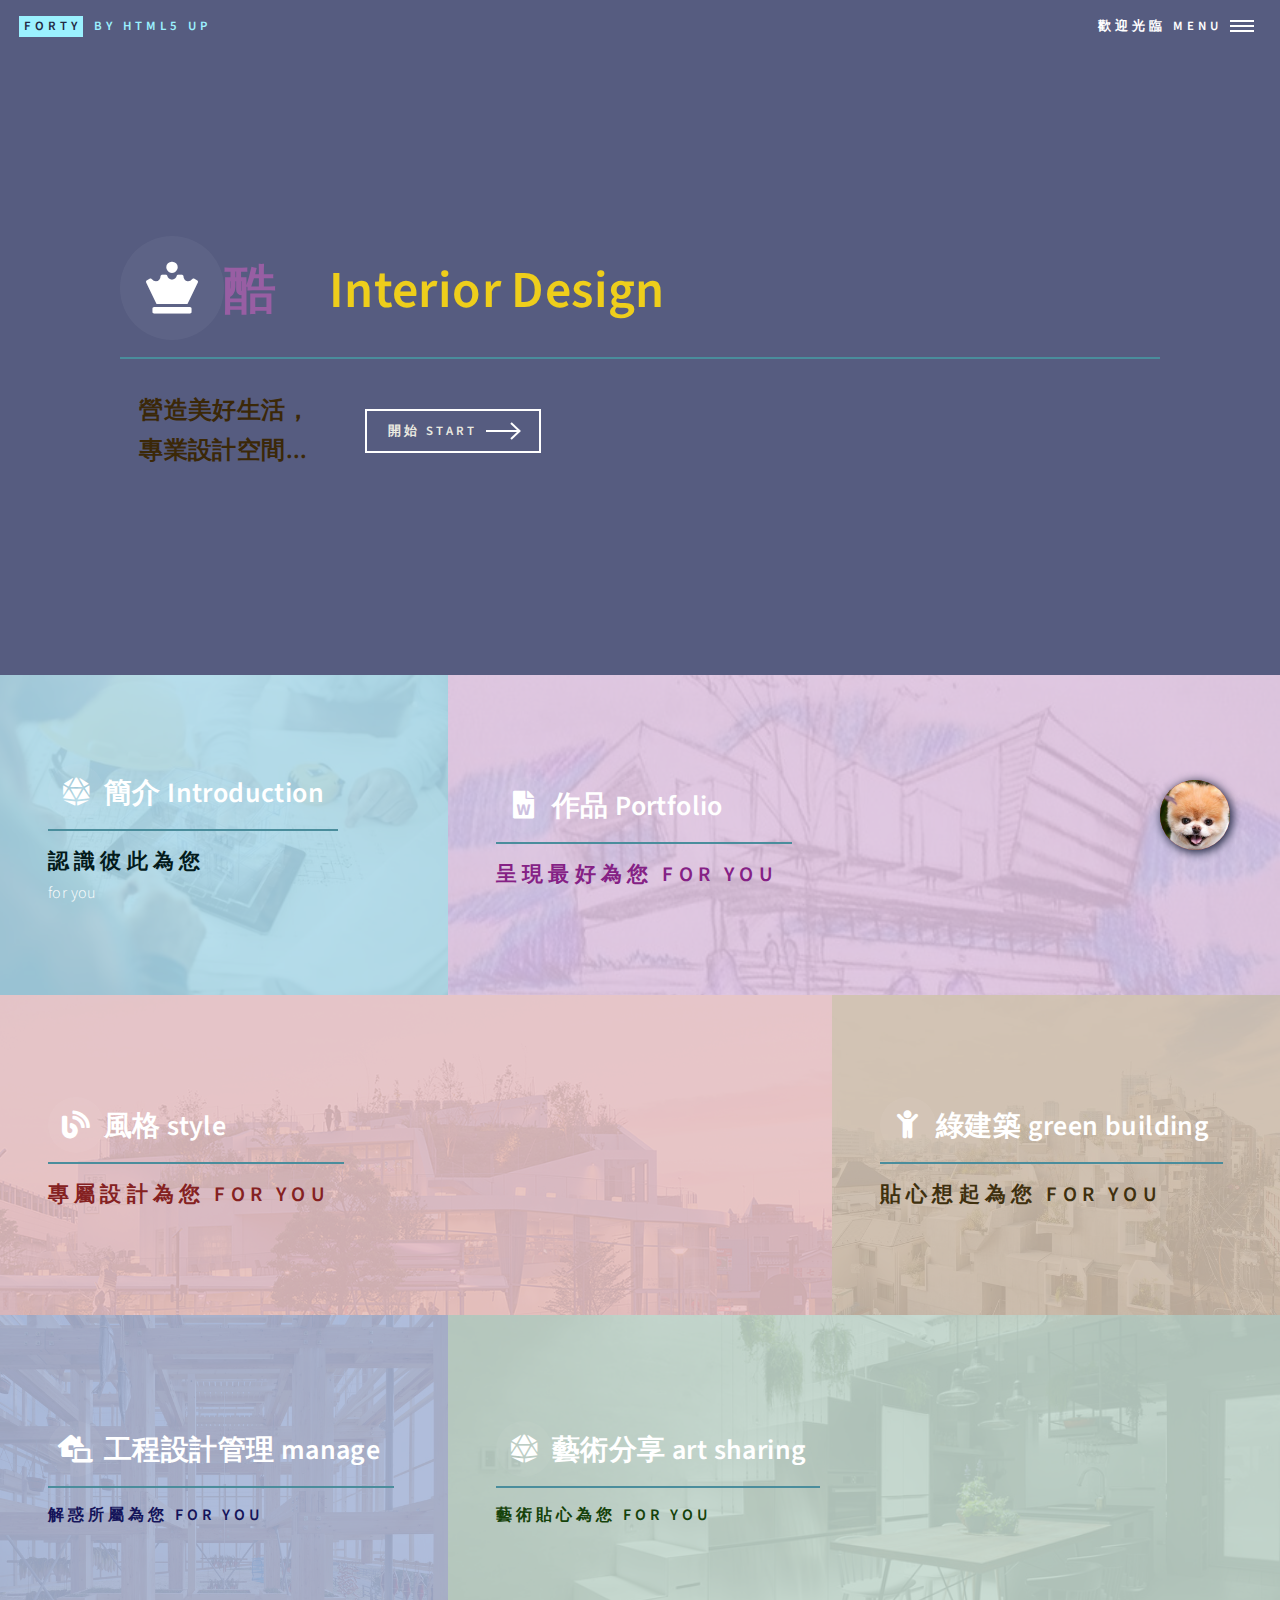
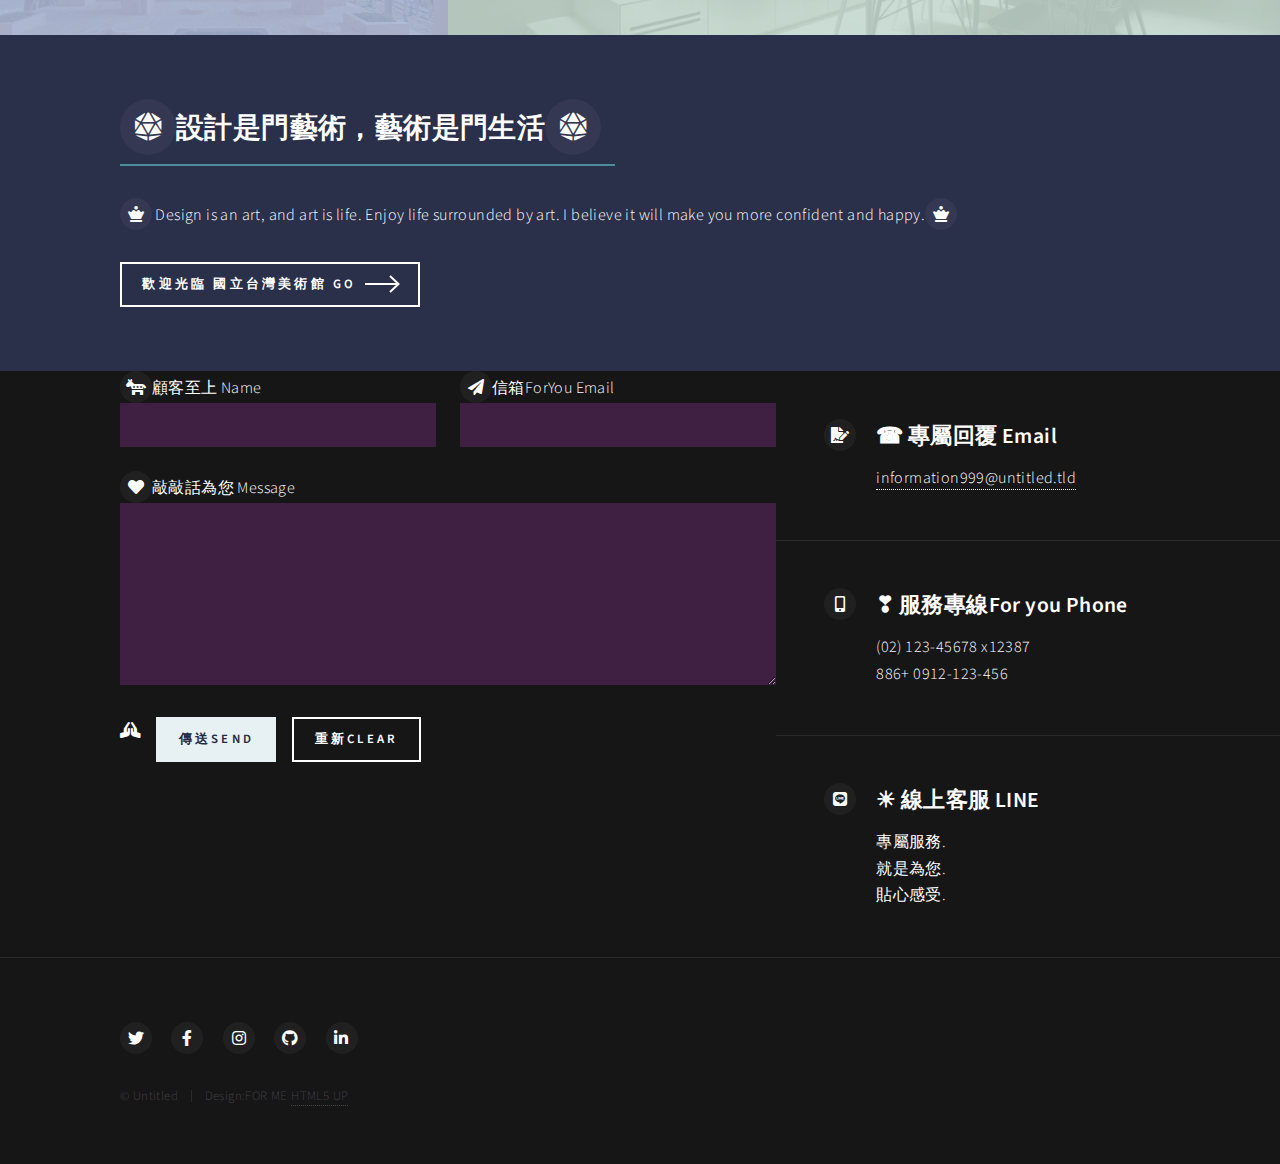
<file: index.html>
<!DOCTYPE HTML>
<!--
	Forty by HTML5 UP
	html5up.net | @ajlkn
	Free for personal and commercial use under the CCA 3.0 license (html5up.net/license)
-->
<html>
	<head>
		<title>Forty by HTML5 UP</title>
		<meta charset="utf-8" />
		<meta name="viewport" content="width=device-width, initial-scale=1, user-scalable=no" />
		<link rel="stylesheet" href="assets/css/main.css" />
		<noscript><link rel="stylesheet" href="assets/css/noscript.css" /></noscript>
		<link
    rel="stylesheet"
    href="https://cdnjs.cloudflare.com/ajax/libs/animate.css/4.1.1/animate.min.css"
  />
	</head>
	<body class="is-preload">
<!-- <a href="#footer" class="back-btn">🢁</a> -->
<a href="#footer" class="back-btn"><img class="back-img" src="images/dog.jpg" /></a>
		<!-- Wrapper -->
			<div id="wrapper">

				<!-- Header -->
					<header id="header" class="alt">
						<a href="index.html" class="logo"><strong>Forty</strong> <span>by HTML5 UP</span></a>
						<nav>
							<a href="#menu">歡迎光臨 Menu</a>
						</nav>
					</header>

				<!-- Menu -->
					<nav id="menu">
						<ul class="links">
							<li><a href="index.html">Home</a></li>
							<li><a href="landing.html">Landing</a></li>
							<li><a href="generic.html">Generic</a></li>
							<li><a href="elements.html">Elements</a></li>
						</ul>
						<ul class="actions stacked">
							<li><a href="#" class="button primary fit">Get Started</a></li>
							<li><a href="#" class="button fit">Log In</a></li>
						</ul>
					</nav>

				<!-- Banner -->
					<section id="banner" class="major">
						<div class="inner">
							<header class="major">
								<h1 style="color:rgb(238, 206, 27)"><span style="color: #985ea3"><span class="icon solid alt fa-chess-queen"></span>酷</span>　Interior Design</h1>
							</header>
							<div class="content">
								<p><h3 style="color:rgb(59, 40, 8);font-size:1.5em" class="animate__animated animate__backInDown animate__infinite animate__delay-4s"> 營造美好生活，<br />
									專業設計空間...</h3></p>
								<ul class="actions">
									<li><a href="#one" class="button next scrolly" style="color: rgb(235, 234, 225);">開始 Start</a></li>
								</ul>
							</div>
						</div>
					</section>

				<!-- Main -->
					<div id="main">

						<!-- One -->
							<section id="one" class="tiles">
								<article>
									<span class="image">
										<img src="images/pic01.jpg" alt="" />
									</span>
									<header class="major">
										<h3 style="font-family:inherit"><span style="font: size em"><a href="1簡介.html" class="link"><span class="icon solid alt fa-dice-d20 kk">簡介 Introduction</span></a></h3>
										<p style="font-size: 1.3em;color: rgb(3, 26, 27);"class="animate__animated animate__backInDown">認識彼此為您</p>for you</p>
									</header>
								</article>
								<article>
									<span class="image">
										<img src="images/pic02.jpg" alt="" />
									</span>
									<header class="major">
										<h3 style="font-size:em"><a href="2作品.html" class="link"><span class="icon solid alt fa-file-word"></span>作品 Portfolio</a></h3>
										<p style="font-size: 1.3em;color: rgb(133, 33, 133);class=kk">呈現最好為您 for you</p>
									</header>
								</article>
								<article>
									<span class="image">
										<img style="width:40%;object-fit:cover" src="images/pic03.jpg" alt="" />
									</span>
									<header class="major">
										<h3><a href="3風格.html" class="link"><span class="icon solid alt fa-blog"></span>風格 style</a></h3>
										<p style="font-size: 1.3em;color: rgb(133, 33, 33);">專屬設計為您 for you</p>
									</header>
								</article>
								<article>
									<span class="image">
										<img src="images/pic04.jpg" alt="" />
									</span>
									<header class="major">
										<h3><a href="4綠建築.html" class="link"><span class="icon solid alt fa-child"></span>綠建築 green building</a></h3>
										<p style="font-size: 1.3em;color: rgb(63, 48, 14);">貼心想起為您 for you</p>
									</header>
								</article>
								<article>
									<span class="image">
										<img src="images/pic05.jpg" alt="" />
									</span>
									<header class="major">
										<h3><a href="5客服.html" class="link"><span class="icon solid alt fa-laptop-house"></span>工程設計管理 manage</a></h3>
										<p style="font-size: 1em;color: rgb(21, 20, 90);">解惑所屬為您 for you</p>
									</header>
								</article>
								<article>
									<span class="image">
										<img src="images/pic06.jpg" alt="" />
									</span>
									<header class="major">
										<h3><a href="6敲敲畫.html" class="link"><span class="icon solid alt fa-dice-d20"></span>藝術分享 art sharing</a></h3>
										<p style="font-size: 1em;color: rgb(21, 66, 10);">藝術貼心為您 for you</p>
									</header>
								</article>
							</section>

						<!-- Two -->
							<section id="two">
								<div class="inner">
									<header class="major">
										<h2><span class="icon solid alt fa-dice-d20"></span>設計是門藝術，藝術是門生活<span class="icon solid alt fa-dice-d20"></span></h2>
									</header>
									<p>
										<span class="icon solid alt fa-chess-queen"></span>
										Design is an art, and art is life. Enjoy life surrounded by art. I believe it will make you more confident and happy.<span class="icon solid alt fa-chess-queen"></span></p>
									<ul class="actions">
										<li><a href="https://travel.taichung.gov.tw/zh-tw/attractions/intro/143" class="button next kk">歡迎光臨 國立台灣美術館 GO</a></li>
									</ul>
								</div>
							</section>

					</div>

				<!-- Contact -->
					<section id="contact">
						<div class="inner">
							<section>
								<form method="post" action="#"  onsubmit="return mailto()">
									<div class="fields">
										<div class="field half">
											<span class="icon solid alt fa-democrat kk">顧客至上 Name</label>
											<input type="text" name="name" id="name" />
										</div>
										<div class="field half">
											<span class="icon solid alt fa-paper-plane kk">信箱ForYou Email</label>
											<input type="text" name="email" id="email" />
										</div>
										<div class="field">
											<span class="icon solid alt fa-heart kk">敲敲話為您 Message</label>
											<textarea name="message" id="message" rows="6"></textarea>
										</div>
									</div>
									<ul class="actions">
										<li><span class="icon solid fa-praying-hands" onclick="mailto()"></span></li>
										<li><input type="submit" value="傳送SEND" class="primary kk"></input></li>
										<li><input type="reset" value="重新CLEAR" /></li>
									</ul>

									<script>
										function mailto() {
											name = document.getElementsByName('name')[0].value; // 把使用者輸入的名稱拿出來用
											email = document.getElementsByName('email')[0].value; // 把使用者輸入的email拿出來用
											message = document.getElementsByName('message')[0].value.replaceAll('\n', '%0D%0A'); // 把使用者輸入的內容拿出來用
											window.location.href = "mailto:xxxxxxxxxx@gmail.com?subject=顧客客服疑問 &body=您好, 我是" + name + ":%0D%0A" + message;
											return false;
										}
									</script>	

								</form>
							</section>
							<section class="split">
								<section>
									<div class="contact-method">
										<span class="icon solid alt fa-file-signature kk"></span>
										<h3 class="kk"> ☎︎ 專屬回覆 Email</h3>
										<a href="#">information999@untitled.tld</a>
									</div>
								</section>
								<section>
									<div class="contact-method">
										<span class="icon solid alt fa-mobile-alt"></span>
										<h3 class="kk">❣︎ 服務專線For you Phone</h3>
										<span>(02) 123-45678 x12387<br />
										886+ 0912-123-456<br/></span>
									</div>
								</section>
								<section>
									<div class="contact-method">
										<span class="icon brands alt fa-line"></span>
										<h3 class="kk">☀︎ 線上客服 LINE</h3>
										<span >專屬服務.<br />
										就是為您.<br />
										貼心感受.</span>
									</div>
								</section>
							</section>
						</div>
					</section>

				<!-- Footer -->
					<footer id="footer">
						<div class="inner">
							<ul class="icons">
								<li><a href="#" class="icon brands alt fa-twitter"><span class="label">Twitter</span></a></li>
								<li><a href="https://www.facebook.com/ntmofa/?locale=zh_TW" class="icon brands alt fa-facebook-f"><span class="label">Facebook</span></a></li>
								<li><a href="#" class="icon brands alt fa-instagram"><span class="label">Instagram</span></a></li>
								<li><a href="#" class="icon brands alt fa-github"><span class="label">GitHub</span></a></li>
								<li><a href="#" class="icon brands alt fa-linkedin-in"><span class="label">LinkedIn</span></a></li>
							</ul>
							<ul class="copyright">
								<li>&copy; Untitled</li><li>Design:FOR ME <a href="https://html5up.net">HTML5 UP</a></li>
							</ul>
						</div>
					</footer>

			</div>

		<!-- Scripts -->
			<script src="assets/js/jquery.min.js"></script>
			<script src="assets/js/jquery.scrolly.min.js"></script>
			<script src="assets/js/jquery.scrollex.min.js"></script>
			<script src="assets/js/browser.min.js"></script>
			<script src="assets/js/breakpoints.min.js"></script>
			<script src="assets/js/util.js"></script>
			<script src="assets/js/main.js"></script>

	</body>
</html>
</file>
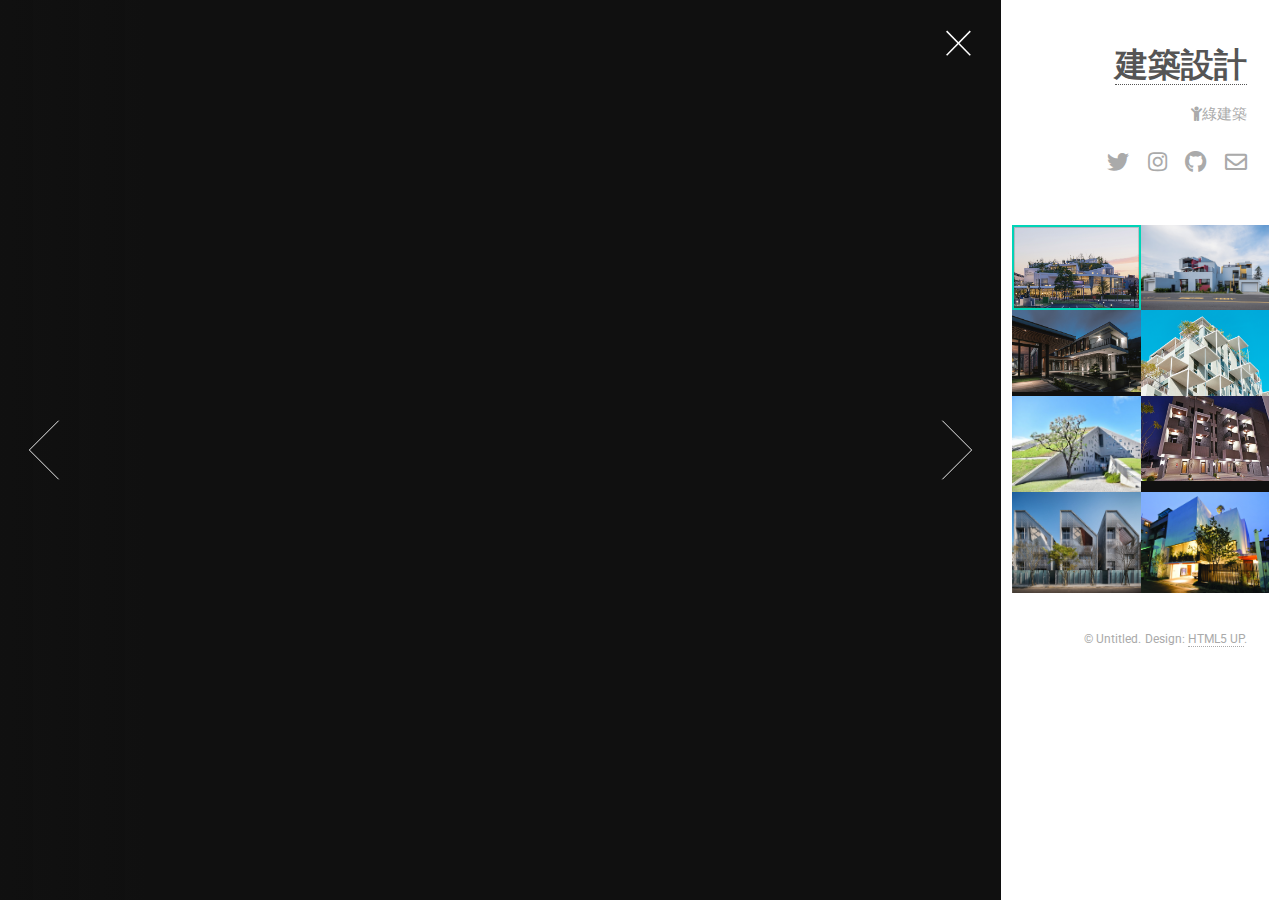
<file: 2作品集/index.html>
<!DOCTYPE HTML>
<!--
	Lens by HTML5 UP
	html5up.net | @ajlkn
	Free for personal and commercial use under the CCA 3.0 license (html5up.net/license)
-->
<html>
	<head>
		<title>Lens by HTML5 UP</title>
		<meta charset="utf-8" />
		<meta name="viewport" content="width=device-width, initial-scale=1, user-scalable=no" />
		<link rel="stylesheet" href="assets/css/main.css" />
		<noscript><link rel="stylesheet" href="assets/css/noscript.css" /></noscript>
	</head>
	<body class="is-preload-0 is-preload-1 is-preload-2">

		<!-- Main -->
			<div id="main">

				<!-- Header -->
					<header id="header">
						<h1><a href="../2作品.html">建築設計</a></h1>
						<p><a href="../2作品.html";span class="icon solid alt fa-child">綠建築</a></p>
						<ul class="icons">
							<li><a href="#" class="icon brands fa-twitter"><span class="label">Twitter</span></a></li>
							<li><a href="#" class="icon brands fa-instagram"><span class="label">Instagram</span></a></li>
							<li><a href="#" class="icon brands fa-github"><span class="label">Github</span></a></li>
							<li><a href="#" class="icon fa-envelope"><span class="label">Email</span></a></li>
						</ul>
					</header>

				<!-- Thumbnail -->
					<section id="thumbnails">
						<article>
							<a class="thumbnail" href="images/fulls/建築-1.jpg" data-position="left center"><img src="images/thumbs/建築-1.jpg" alt="" /></a>
							<h2>Diam tempus accumsan</h2>
							<p>Lorem ipsum dolor sit amet, consectetur adipiscing elit.</p>
						</article>
						<article>
							<a class="thumbnail" href="images/fulls/建築-2.jpg"><img src="images/thumbs/建築-2.jpg" alt="" /></a>
							<h2>Vivamus convallis libero</h2>
							<p>Sed velit lacus, laoreet at venenatis convallis in lorem tincidunt.</p>
						</article>
						<article>
							<a class="thumbnail" href="images/fulls/建築-3.jpg" data-position="centr center"><img src="images/thumbs/建築-3.jpg" alt="" /></a>
							<h2>Nec accumsan enim felis</h2>
							<p>Maecenas eleifend tellus ut turpis eleifend, vitae pretium faucibus.</p>
						</article>
						<article>
							<a class="thumbnail" href="images/fulls/建築-4.jpg"><img src="images/thumbs/建築-4.jpg" alt="" /></a>
							<h2>Donec maximus nisi eget</h2>
							<p>Tristique in nulla vel congue. Sed sociis natoque parturient nascetur.</p>
						</article>
						<article>
							<a class="thumbnail" href="images/fulls/建築-5.jpg" data-position="top center"><img src="images/thumbs/建築-5.jpg" alt="" /></a>
							<h2>Nullam vitae nunc vulputate</h2>
							<p>In pellentesque cursus velit id posuere. Donec vehicula nulla.</p>
						</article>
						<article>
							<a class="thumbnail" href="images/fulls/建築-6.jpg"><img src="images/thumbs/建築-6.jpg" alt="" /></a>
							<h2>Phasellus magna faucibus</h2>
							<p>Nulla dignissim libero maximus tellus varius dictum ut posuere magna.</p>
						</article>
						<article>
							<a class="thumbnail" href="images/fulls/建築-7.jpg"><img src="images/thumbs/建築-7.jpg" alt="" /></a>
							<h2>Proin quis mauris</h2>
							<p>Etiam ultricies, lorem quis efficitur porttitor, facilisis ante orci urna.</p>
						</article>
						<article>
							<a class="thumbnail" href="images/fulls/建築-8.jpg"><img src="images/thumbs/建築-8.jpg" alt="" /></a>
							<h2>Gravida quis varius enim</h2>
							<p>Nunc egestas congue lorem. Nullam dictum placerat ex sapien tortor mattis.</p>
						</article>
						
					</section>

				<!-- Footer -->
					<footer id="footer">
						<ul class="copyright">
							<li>&copy; Untitled.</li><li>Design: <a href="http://html5up.net">HTML5 UP</a>.</li>
						</ul>
					</footer>

			</div>

		<!-- Scripts -->
			<script src="assets/js/jquery.min.js"></script>
			<script src="assets/js/browser.min.js"></script>
			<script src="assets/js/breakpoints.min.js"></script>
			<script src="assets/js/main.js"></script>

	</body>
</html>
</file>
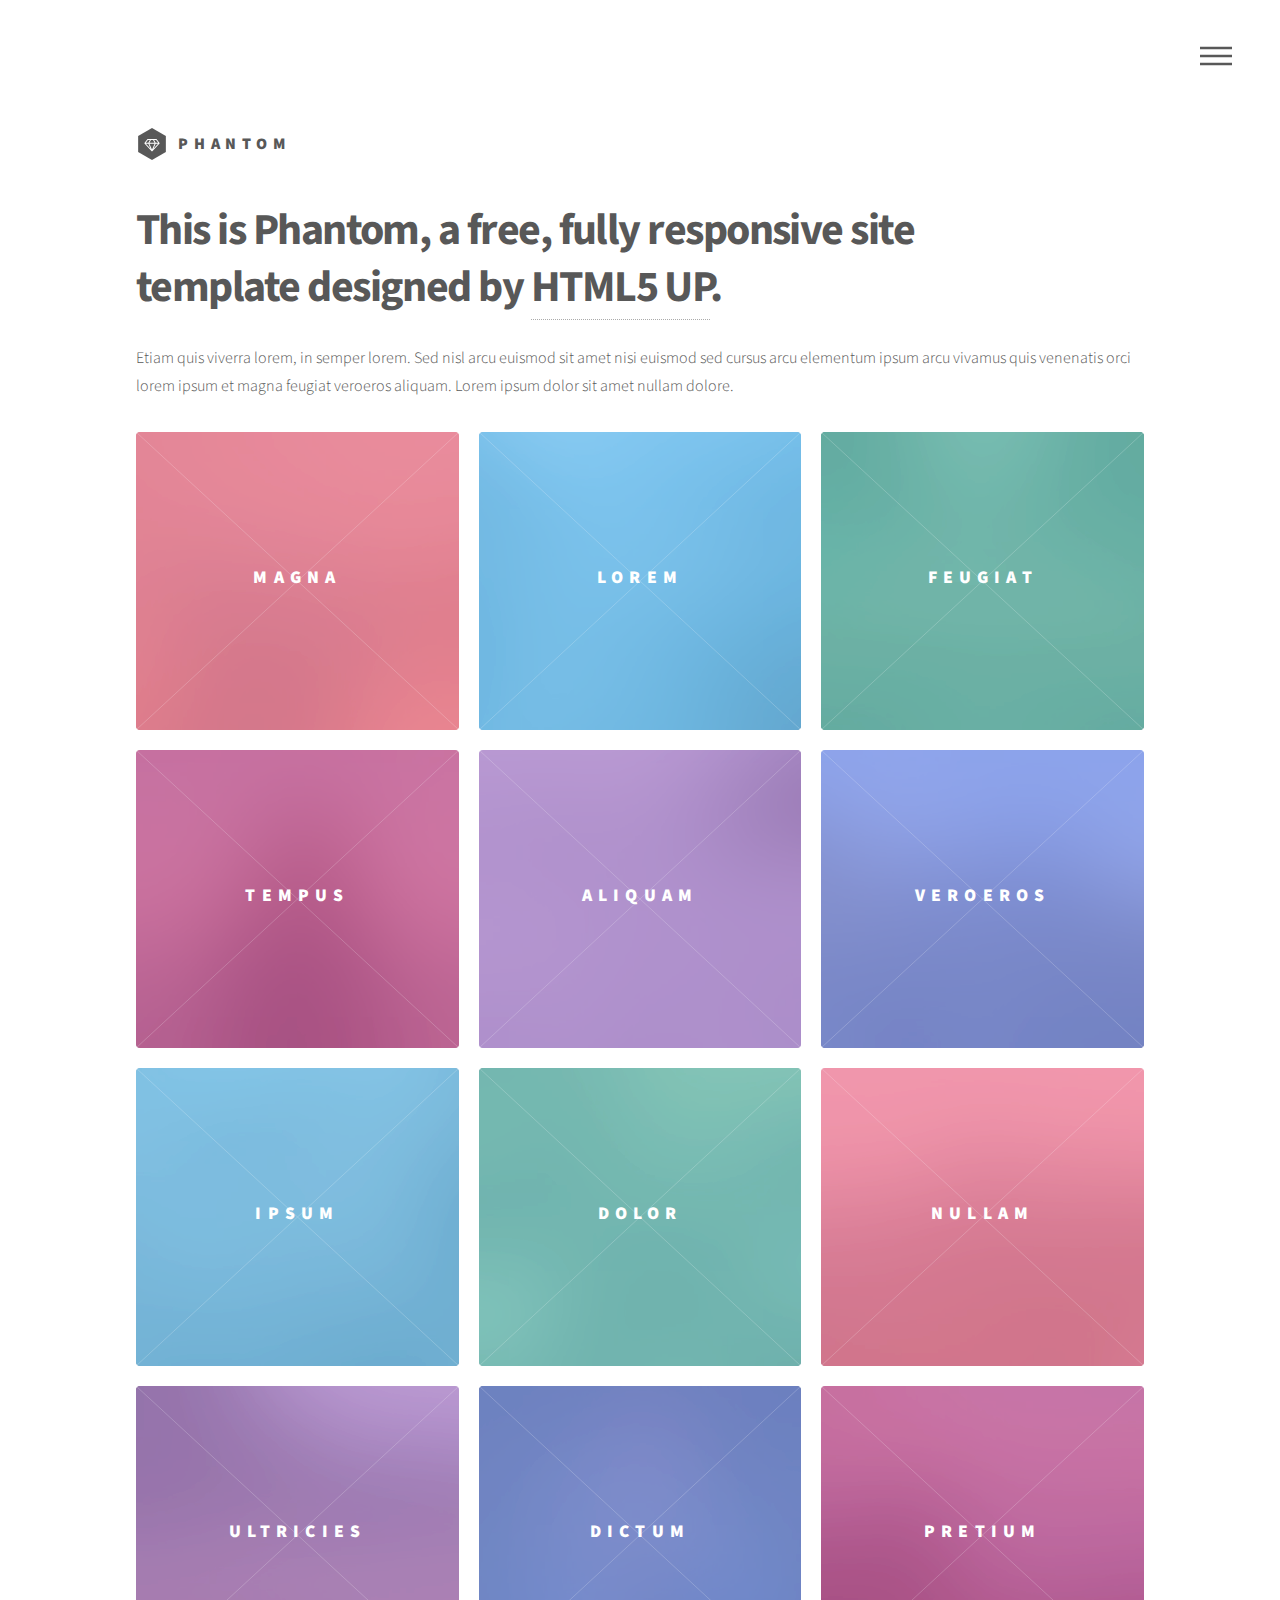
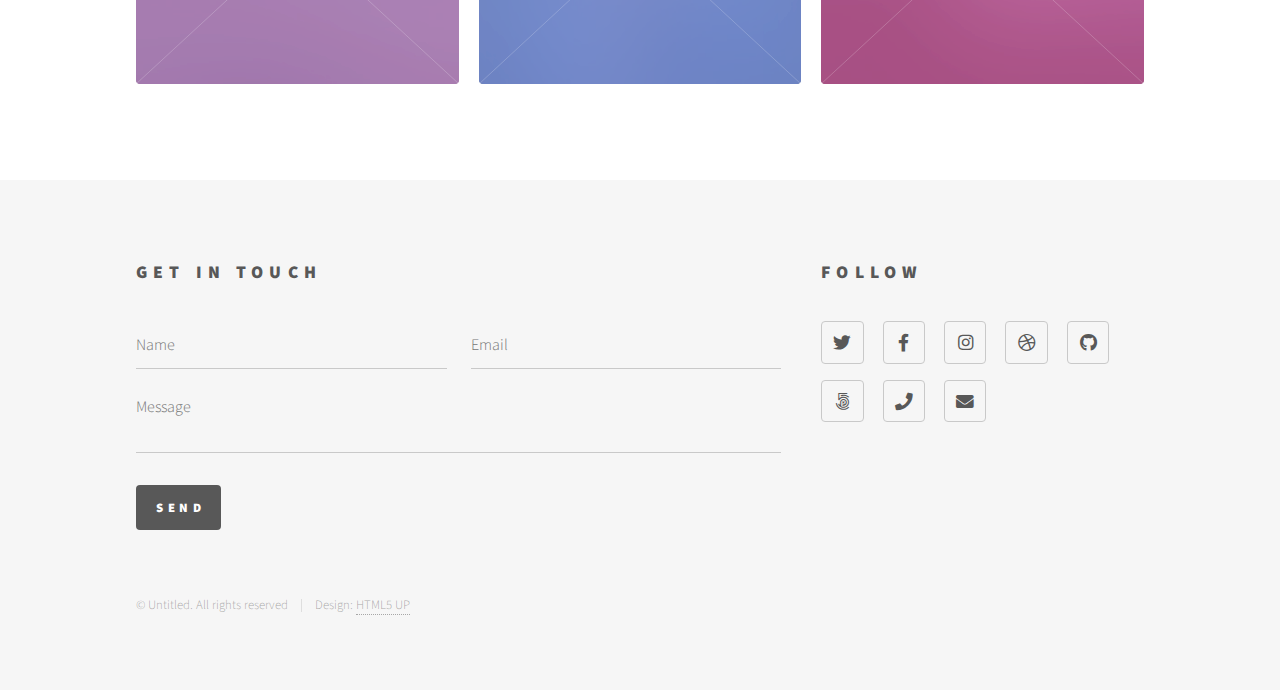
<file: 3風格/index.html>
<!DOCTYPE HTML>
<!--
	Phantom by HTML5 UP
	html5up.net | @ajlkn
	Free for personal and commercial use under the CCA 3.0 license (html5up.net/license)
-->
<html>
	<head>
		<title>Phantom by HTML5 UP</title>
		<meta charset="utf-8" />
		<meta name="viewport" content="width=device-width, initial-scale=1, user-scalable=no" />
		<link rel="stylesheet" href="assets/css/main.css" />
		<noscript><link rel="stylesheet" href="assets/css/noscript.css" /></noscript>
	</head>
	<body class="is-preload">
		<!-- Wrapper -->
			<div id="wrapper">

				<!-- Header -->
					<header id="header">
						<div class="inner">

							<!-- Logo -->
								<a href="3風格.html" class="logo">
									<span class="symbol"><img src="images/logo.svg" alt="" /></span><span class="title">Phantom</span>
								</a>

							<!-- Nav -->
								<nav>
									<ul>
										<li><a href="#menu">Menu</a></li>
									</ul>
								</nav>

						</div>
					</header>

				<!-- Menu -->
					<nav id="menu">
						<h2>Menu</h2>
						<ul>
							<li><a href="index.html">Home</a></li>
							<li><a href="generic.html">Ipsum veroeros</a></li>
							<li><a href="generic.html">Tempus etiam</a></li>
							<li><a href="generic.html">Consequat dolor</a></li>
							<li><a href="elements.html">Elements</a></li>
						</ul>
					</nav>

				<!-- Main -->
					<div id="main">
						<div class="inner">
							<header>
								<h1>This is Phantom, a free, fully responsive site<br />
								template designed by <a href="http://html5up.net">HTML5 UP</a>.</h1>
								<p>Etiam quis viverra lorem, in semper lorem. Sed nisl arcu euismod sit amet nisi euismod sed cursus arcu elementum ipsum arcu vivamus quis venenatis orci lorem ipsum et magna feugiat veroeros aliquam. Lorem ipsum dolor sit amet nullam dolore.</p>
							</header>
							<section class="tiles">
								<article class="style1">
									<span class="image">
										<img src="images/pic01.jpg" alt="" />
									</span>
									<a href="generic.html">
										<h2>Magna</h2>
										<div class="content">
											<p>Sed nisl arcu euismod sit amet nisi lorem etiam dolor veroeros et feugiat.</p>
										</div>
									</a>
								</article>
								<article class="style2">
									<span class="image">
										<img src="images/pic02.jpg" alt="" />
									</span>
									<a href="generic.html">
										<h2>Lorem</h2>
										<div class="content">
											<p>Sed nisl arcu euismod sit amet nisi lorem etiam dolor veroeros et feugiat.</p>
										</div>
									</a>
								</article>
								<article class="style3">
									<span class="image">
										<img src="images/pic03.jpg" alt="" />
									</span>
									<a href="generic.html">
										<h2>Feugiat</h2>
										<div class="content">
											<p>Sed nisl arcu euismod sit amet nisi lorem etiam dolor veroeros et feugiat.</p>
										</div>
									</a>
								</article>
								<article class="style4">
									<span class="image">
										<img src="images/pic04.jpg" alt="" />
									</span>
									<a href="generic.html">
										<h2>Tempus</h2>
										<div class="content">
											<p>Sed nisl arcu euismod sit amet nisi lorem etiam dolor veroeros et feugiat.</p>
										</div>
									</a>
								</article>
								<article class="style5">
									<span class="image">
										<img src="images/pic05.jpg" alt="" />
									</span>
									<a href="generic.html">
										<h2>Aliquam</h2>
										<div class="content">
											<p>Sed nisl arcu euismod sit amet nisi lorem etiam dolor veroeros et feugiat.</p>
										</div>
									</a>
								</article>
								<article class="style6">
									<span class="image">
										<img src="images/pic06.jpg" alt="" />
									</span>
									<a href="generic.html">
										<h2>Veroeros</h2>
										<div class="content">
											<p>Sed nisl arcu euismod sit amet nisi lorem etiam dolor veroeros et feugiat.</p>
										</div>
									</a>
								</article>
								<article class="style2">
									<span class="image">
										<img src="images/pic07.jpg" alt="" />
									</span>
									<a href="generic.html">
										<h2>Ipsum</h2>
										<div class="content">
											<p>Sed nisl arcu euismod sit amet nisi lorem etiam dolor veroeros et feugiat.</p>
										</div>
									</a>
								</article>
								<article class="style3">
									<span class="image">
										<img src="images/pic08.jpg" alt="" />
									</span>
									<a href="generic.html">
										<h2>Dolor</h2>
										<div class="content">
											<p>Sed nisl arcu euismod sit amet nisi lorem etiam dolor veroeros et feugiat.</p>
										</div>
									</a>
								</article>
								<article class="style1">
									<span class="image">
										<img src="images/pic09.jpg" alt="" />
									</span>
									<a href="generic.html">
										<h2>Nullam</h2>
										<div class="content">
											<p>Sed nisl arcu euismod sit amet nisi lorem etiam dolor veroeros et feugiat.</p>
										</div>
									</a>
								</article>
								<article class="style5">
									<span class="image">
										<img src="images/pic10.jpg" alt="" />
									</span>
									<a href="generic.html">
										<h2>Ultricies</h2>
										<div class="content">
											<p>Sed nisl arcu euismod sit amet nisi lorem etiam dolor veroeros et feugiat.</p>
										</div>
									</a>
								</article>
								<article class="style6">
									<span class="image">
										<img src="images/pic11.jpg" alt="" />
									</span>
									<a href="generic.html">
										<h2>Dictum</h2>
										<div class="content">
											<p>Sed nisl arcu euismod sit amet nisi lorem etiam dolor veroeros et feugiat.</p>
										</div>
									</a>
								</article>
								<article class="style4">
									<span class="image">
										<img src="images/pic12.jpg" alt="" />
									</span>
									<a href="generic.html">
										<h2>Pretium</h2>
										<div class="content">
											<p>Sed nisl arcu euismod sit amet nisi lorem etiam dolor veroeros et feugiat.</p>
										</div>
									</a>
								</article>
							</section>
						</div>
					</div>

				<!-- Footer -->
					<footer id="footer">
						<div class="inner">
							<section>
								<h2>Get in touch</h2>
								<form method="post" action="#">
									<div class="fields">
										<div class="field half">
											<input type="text" name="name" id="name" placeholder="Name" />
										</div>
										<div class="field half">
											<input type="email" name="email" id="email" placeholder="Email" />
										</div>
										<div class="field">
											<textarea name="message" id="message" placeholder="Message"></textarea>
										</div>
									</div>
									<ul class="actions">
										<li><input type="submit" value="Send" class="primary" /></li>
									</ul>
								</form>
							</section>
							<section>
								<h2>Follow</h2>
								<ul class="icons">
									<li><a href="#" class="icon brands style2 fa-twitter"><span class="label">Twitter</span></a></li>
									<li><a href="#" class="icon brands style2 fa-facebook-f"><span class="label">Facebook</span></a></li>
									<li><a href="#" class="icon brands style2 fa-instagram"><span class="label">Instagram</span></a></li>
									<li><a href="#" class="icon brands style2 fa-dribbble"><span class="label">Dribbble</span></a></li>
									<li><a href="#" class="icon brands style2 fa-github"><span class="label">GitHub</span></a></li>
									<li><a href="#" class="icon brands style2 fa-500px"><span class="label">500px</span></a></li>
									<li><a href="#" class="icon solid style2 fa-phone"><span class="label">Phone</span></a></li>
									<li><a href="#" class="icon solid style2 fa-envelope"><span class="label">Email</span></a></li>
								</ul>
							</section>
							<ul class="copyright">
								<li>&copy; Untitled. All rights reserved</li><li>Design: <a href="http://html5up.net">HTML5 UP</a></li>
							</ul>
						</div>
					</footer>

			</div>

		<!-- Scripts -->
			<script src="assets/js/jquery.min.js"></script>
			<script src="assets/js/browser.min.js"></script>
			<script src="assets/js/breakpoints.min.js"></script>
			<script src="assets/js/util.js"></script>
			<script src="assets/js/main.js"></script>

	</body>
</html>
</file>
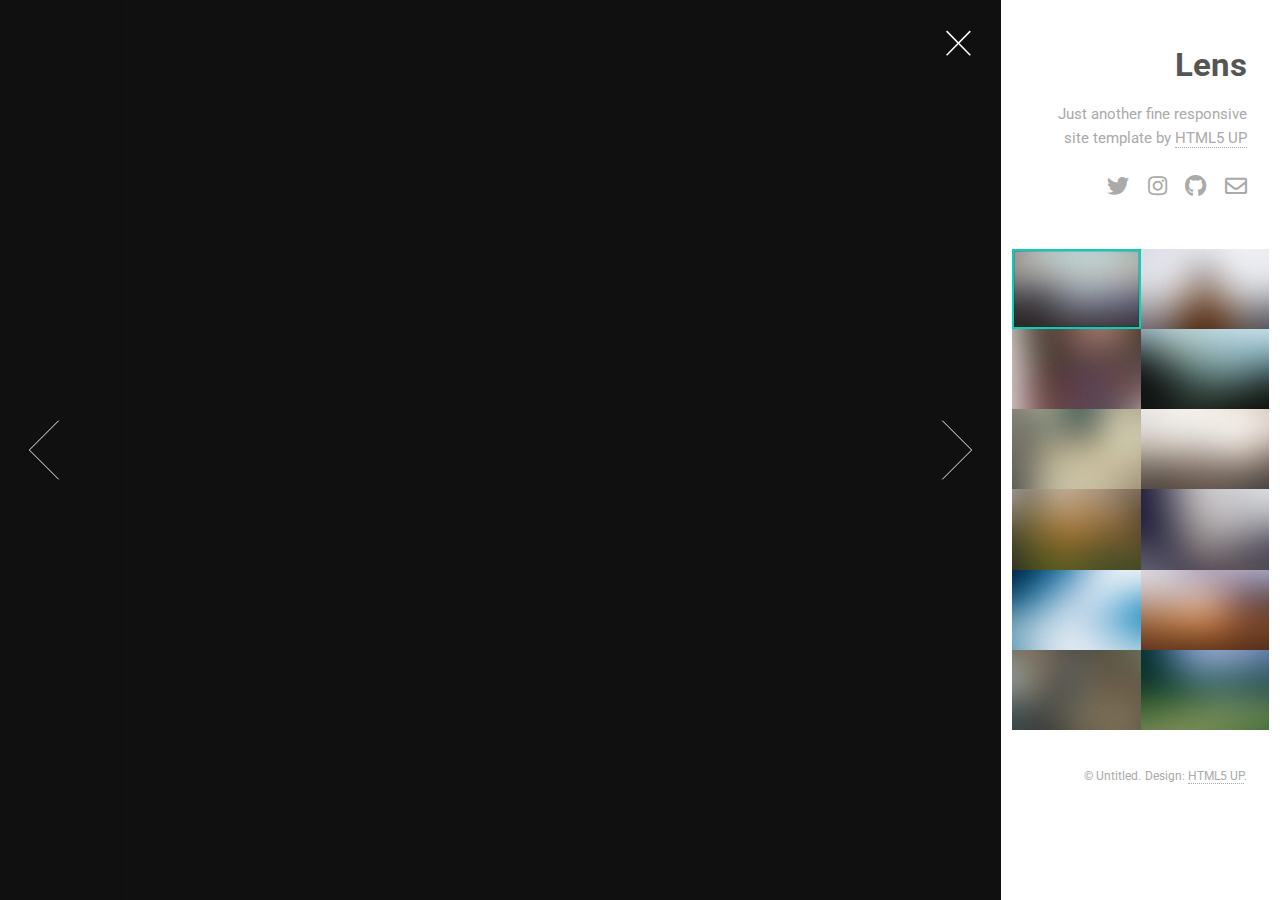
<file: assets/js/html5up-lens/index.html>
<!DOCTYPE HTML>
<!--
	Lens by HTML5 UP
	html5up.net | @ajlkn
	Free for personal and commercial use under the CCA 3.0 license (html5up.net/license)
-->
<html>
	<head>
		<title>Lens by HTML5 UP</title>
		<meta charset="utf-8" />
		<meta name="viewport" content="width=device-width, initial-scale=1, user-scalable=no" />
		<link rel="stylesheet" href="assets/css/main.css" />
		<noscript><link rel="stylesheet" href="assets/css/noscript.css" /></noscript>
	</head>
	<body class="is-preload-0 is-preload-1 is-preload-2">

		<!-- Main -->
			<div id="main">

				<!-- Header -->
					<header id="header">
						<h1>Lens</h1>
						<p>Just another fine responsive site template by <a href="http://html5up.net">HTML5 UP</a></p>
						<ul class="icons">
							<li><a href="#" class="icon brands fa-twitter"><span class="label">Twitter</span></a></li>
							<li><a href="#" class="icon brands fa-instagram"><span class="label">Instagram</span></a></li>
							<li><a href="#" class="icon brands fa-github"><span class="label">Github</span></a></li>
							<li><a href="#" class="icon fa-envelope"><span class="label">Email</span></a></li>
						</ul>
					</header>

				<!-- Thumbnail -->
					<section id="thumbnails">
						<article>
							<a class="thumbnail" href="images/fulls/01.jpg" data-position="left center"><img src="images/thumbs/01.jpg" alt="" /></a>
							<h2>Diam tempus accumsan</h2>
							<p>Lorem ipsum dolor sit amet, consectetur adipiscing elit.</p>
						</article>
						<article>
							<a class="thumbnail" href="images/fulls/02.jpg"><img src="images/thumbs/02.jpg" alt="" /></a>
							<h2>Vivamus convallis libero</h2>
							<p>Sed velit lacus, laoreet at venenatis convallis in lorem tincidunt.</p>
						</article>
						<article>
							<a class="thumbnail" href="images/fulls/03.jpg" data-position="top center"><img src="images/thumbs/03.jpg" alt="" /></a>
							<h2>Nec accumsan enim felis</h2>
							<p>Maecenas eleifend tellus ut turpis eleifend, vitae pretium faucibus.</p>
						</article>
						<article>
							<a class="thumbnail" href="images/fulls/04.jpg"><img src="images/thumbs/04.jpg" alt="" /></a>
							<h2>Donec maximus nisi eget</h2>
							<p>Tristique in nulla vel congue. Sed sociis natoque parturient nascetur.</p>
						</article>
						<article>
							<a class="thumbnail" href="images/fulls/05.jpg" data-position="top center"><img src="images/thumbs/05.jpg" alt="" /></a>
							<h2>Nullam vitae nunc vulputate</h2>
							<p>In pellentesque cursus velit id posuere. Donec vehicula nulla.</p>
						</article>
						<article>
							<a class="thumbnail" href="images/fulls/06.jpg"><img src="images/thumbs/06.jpg" alt="" /></a>
							<h2>Phasellus magna faucibus</h2>
							<p>Nulla dignissim libero maximus tellus varius dictum ut posuere magna.</p>
						</article>
						<article>
							<a class="thumbnail" href="images/fulls/07.jpg"><img src="images/thumbs/07.jpg" alt="" /></a>
							<h2>Proin quis mauris</h2>
							<p>Etiam ultricies, lorem quis efficitur porttitor, facilisis ante orci urna.</p>
						</article>
						<article>
							<a class="thumbnail" href="images/fulls/08.jpg"><img src="images/thumbs/08.jpg" alt="" /></a>
							<h2>Gravida quis varius enim</h2>
							<p>Nunc egestas congue lorem. Nullam dictum placerat ex sapien tortor mattis.</p>
						</article>
						<article>
							<a class="thumbnail" href="images/fulls/09.jpg"><img src="images/thumbs/09.jpg" alt="" /></a>
							<h2>Morbi eget vitae adipiscing</h2>
							<p>In quis vulputate dui. Maecenas metus elit, dictum praesent lacinia lacus.</p>
						</article>
						<article>
							<a class="thumbnail" href="images/fulls/10.jpg"><img src="images/thumbs/10.jpg" alt="" /></a>
							<h2>Habitant tristique senectus</h2>
							<p>Vestibulum ante ipsum primis in faucibus orci luctus ac tincidunt dolor.</p>
						</article>
						<article>
							<a class="thumbnail" href="images/fulls/11.jpg"><img src="images/thumbs/11.jpg" alt="" /></a>
							<h2>Pharetra ex non faucibus</h2>
							<p>Ut sed magna euismod leo laoreet congue. Fusce congue enim ultricies.</p>
						</article>
						<article>
							<a class="thumbnail" href="images/fulls/12.jpg"><img src="images/thumbs/12.jpg" alt="" /></a>
							<h2>Mattis lorem sodales</h2>
							<p>Feugiat auctor leo massa, nec vestibulum nisl erat faucibus, rutrum nulla.</p>
						</article>
					</section>

				<!-- Footer -->
					<footer id="footer">
						<ul class="copyright">
							<li>&copy; Untitled.</li><li>Design: <a href="http://html5up.net">HTML5 UP</a>.</li>
						</ul>
					</footer>

			</div>

		<!-- Scripts -->
			<script src="assets/js/jquery.min.js"></script>
			<script src="assets/js/browser.min.js"></script>
			<script src="assets/js/breakpoints.min.js"></script>
			<script src="assets/js/main.js"></script>

	</body>
</html>
</file>
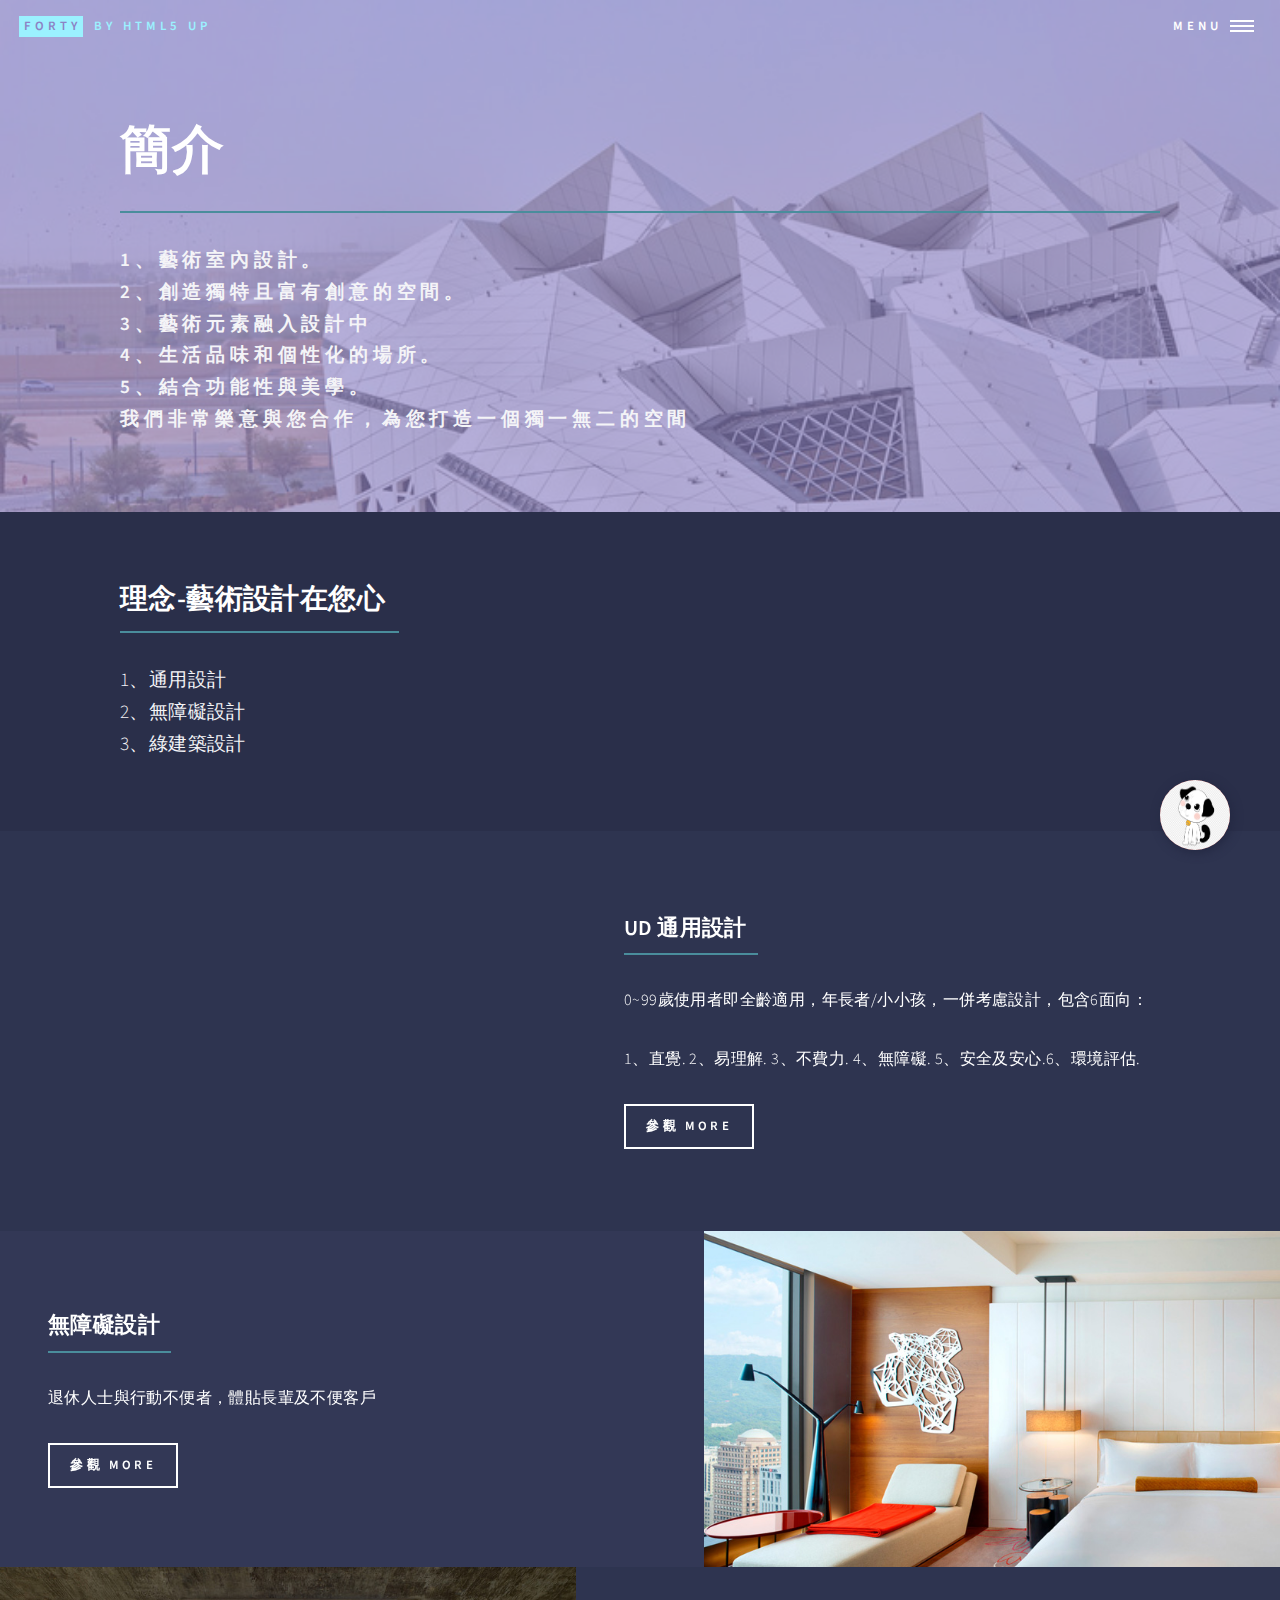
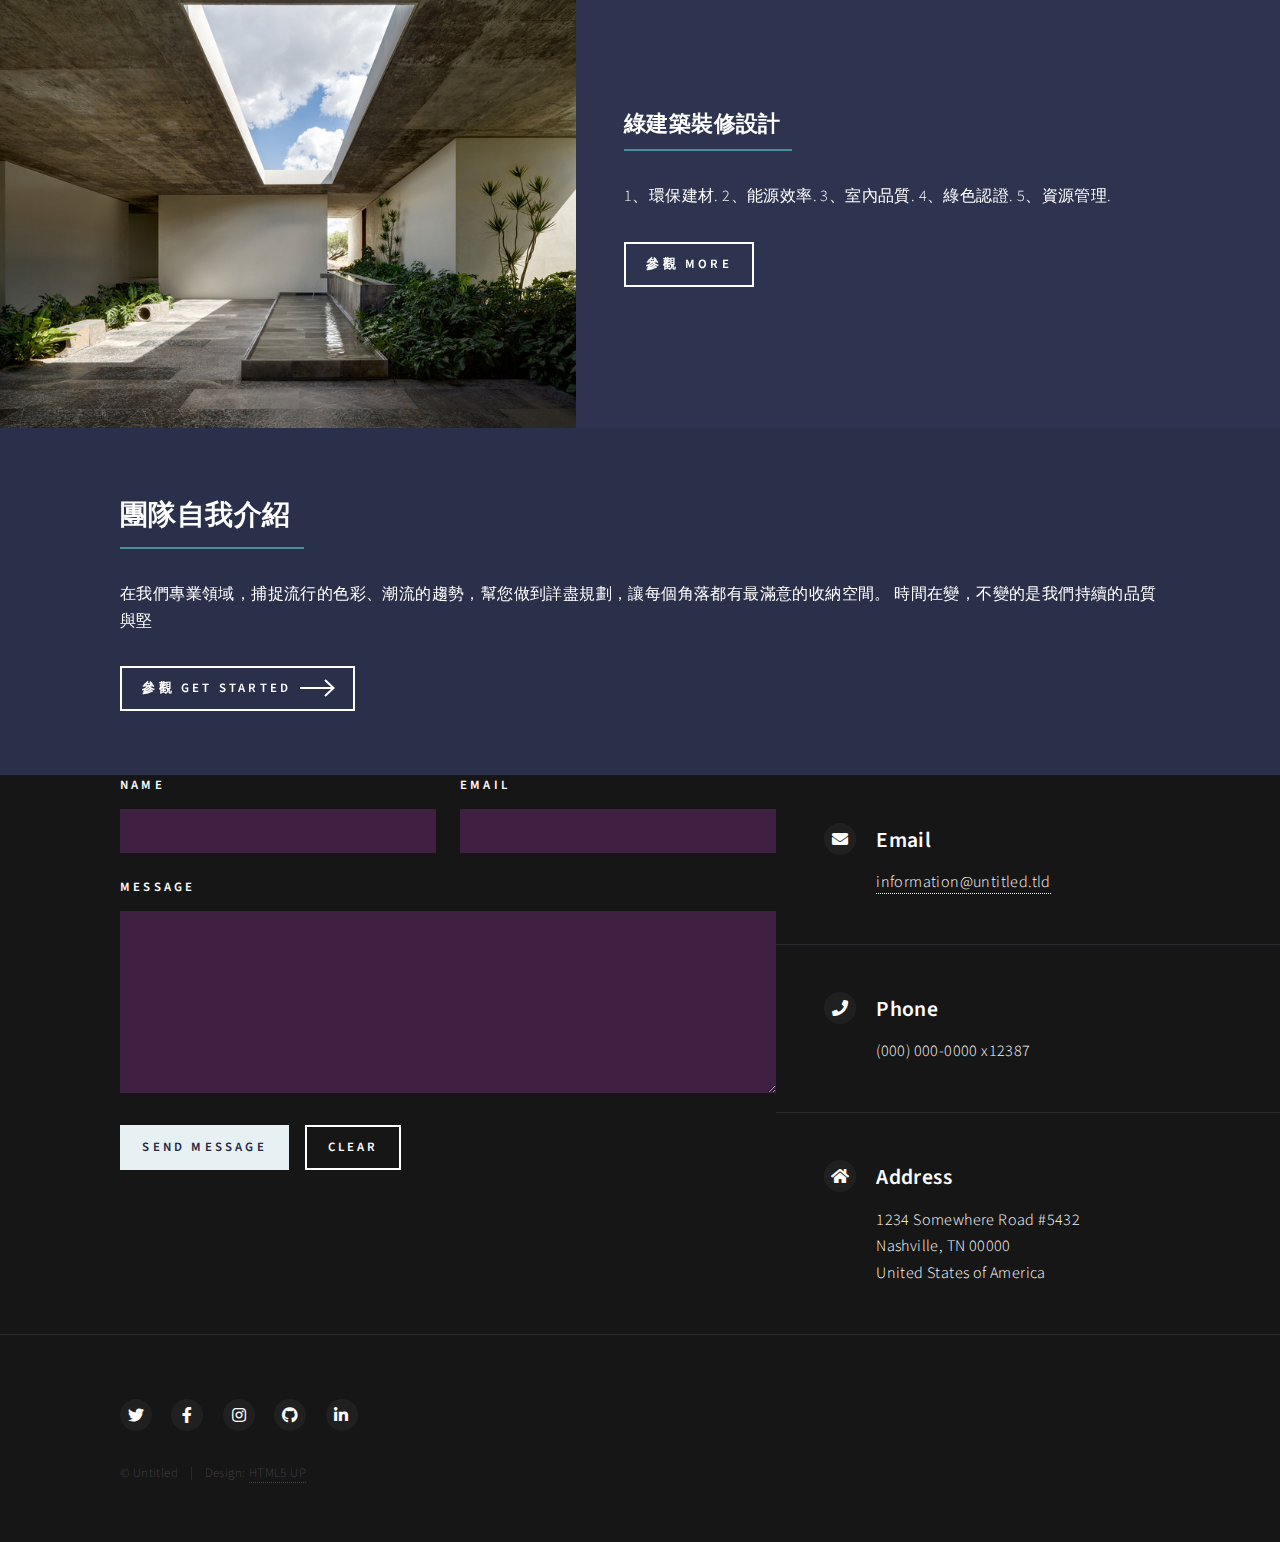
<file: 1簡介.html>
<!DOCTYPE HTML>
<!--
	Forty by HTML5 UP
	html5up.net | @ajlkn
	Free for personal and commercial use under the CCA 3.0 license (html5up.net/license)
-->
<html>
	<head>
		<title>Landing - Forty by HTML5 UP</title>
		<meta charset="utf-8" />
		<meta name="viewport" content="width=device-width, initial-scale=1, user-scalable=no" />
		<link rel="stylesheet" href="assets/css/main.css" />
		<noscript><link rel="stylesheet" href="assets/css/noscript.css" /></noscript>
	</head>
	<body class="is-preload">
<!-- <a href="#footer" class="back-btn">🢁</a> -->
<a href="#footer" class="back-btn"><img class="back-img" src="images/dog5.jpg" /></a>
		<!-- Wrapper -->
			<div id="wrapper">

				<!-- Header -->
				<!-- Note: The "styleN" class below should match that of the banner element. -->
					<header id="header" class="alt style2">
						<a href="index.html" class="logo"><strong>Forty</strong> <span>by HTML5 UP</span></a>
						<nav>
							<a href="#menu">Menu</a>
						</nav>
					</header>

				<!-- Menu -->
					<nav id="menu">
						<ul class="links">
							<li><a href="index.html">Home</a></li>
							<li><a href="landing.html">Landing</a></li>
							<li><a href="generic.html">Generic</a></li>
							<li><a href="elements.html">Elements</a></li>
						</ul>
						<ul class="actions stacked">
							<li><a href="#" class="button primary fit">Get Started</a></li>
							<li><a href="#" class="button fit">Log In</a></li>
						</ul>
					</nav>

				<!-- Banner -->
				<!-- Note: The "styleN" class below should match that of the header element. -->
					<section id="banner" class="style2">
						<div class="inner">
							<span class="image">
								<img src="images/pic07.jpg" alt="" />
							</span>
							<header class="major">
								<h1>簡介</h1>
							</header>
							<div class="content">
								<p style="color: rgb(244, 244, 247);font-size: 1.2em;" > 1、藝術室內設計。<br />2、創造獨特且富有創意的空間。<br />3、藝術元素融入設計中<br />4、生活品味和個性化的場所。<br />5、結合功能性與美學。

									<br />
									我們非常樂意與您合作，為您打造一個獨一無二的空間</p>
							</div>
						</div>
					</section>

				<!-- Main -->
					<div id="main">

						<!-- One -->
							<section id="one">
								<div class="inner">
									<header class="major">
										<h2>理念-藝術設計在您心</h2>
									</header>
									<p style="color: rgb(244, 244, 247);font-size: 1.2em;">1、通用設計<br />2、無障礙設計<br />3、綠建築設計</p>
									

								</div>
							</section>

						<!-- Two -->
							<section id="two" class="spotlights">
								<section>
									<!--<a href="generic.html" class="image">
										<img src="images/pic08.jpg" alt="" data-position="center center" />-->
										<iframe width="100%" height="400" src="https://www.youtube.com/embed/G-tHuD7R8cs" title="The 7 Principles of Universal Design | Ed Roberts Campus" frameborder="0" allow="accelerometer; autoplay; clipboard-write; encrypted-media; gyroscope; picture-in-picture; web-share" referrerpolicy="strict-origin-when-cross-origin" allowfullscreen></iframe>	</a>
									<div class="content">
										<div class="inner">
											<header class="major">
												<h3>UD 通用設計</h3>
											</header>
											<p>0~99歲使用者即全齡適用，年長者/小小孩，一併考慮設計，包含6面向：</p>1、直覺. 2、易理解. 3、不費力. 4、無障礙. 5、安全及安心.6、環境評估.</p>
											<ul class="actions">
												<li><a href="generic.html" class="button">參觀 more</a></li>
											</ul>
										</div>
									</div>
								</section>
								<section>
									<a href="generic.html" class="image">
										<img src="images/1-1.jpg" alt="" data-position="top center" />
									</a>
									<div class="content">
										<div class="inner">
											<header class="major">
												<h3>無障礙設計</h3>
											</header>
											<p>退休人士與行動不便者，體貼長輩及不便客戶</p>
											<ul class="actions">
												<li><a href="generic.html" class="button">參觀 more</a></li>
											</ul>
										</div>
									</div>
								</section>
								<section>
									<a href="generic.html" class="image">
										<img src="images/1-2.jpg" alt="" data-position="25% 25%" />
									</a>
									<div class="content">
										<div class="inner">
											<header class="major">
												<h3>綠建築裝修設計</h3>
											</header>
											<p>1、環保建材. 2、能源效率. 3、室內品質. 4、綠色認證. 5、資源管理.</p>
											<ul class="actions">
												<li><a href="generic.html" class="button">參觀 more</a></li>
											</ul>
										</div>
									</div>
								</section>
							</section>

						<!-- Three -->
							<section id="three">
								<div class="inner">
									<header class="major">
										<h2>團隊自我介紹</h2>
									</header>
									<p>在我們專業領域，捕捉流行的色彩、潮流的趨勢，幫您做到詳盡規劃，讓每個角落都有最滿意的收納空間。
									   時間在變，不變的是我們持續的品質與堅</p>
									<ul class="actions">
										<li><a href="1簡介/index.html" class="button next">參觀 Get Started</a></li>
									</ul>
								</div>
							</section>

					</div>

				<!-- Contact -->
					<section id="contact">
						<div class="inner">
							<section>
								<form method="post" action="#">
									<div class="fields">
										<div class="field half">
											<label for="name">Name</label>
											<input type="text" name="name" id="name" />
										</div>
										<div class="field half">
											<label for="email">Email</label>
											<input type="text" name="email" id="email" />
										</div>
										<div class="field">
											<label for="message">Message</label>
											<textarea name="message" id="message" rows="6"></textarea>
										</div>
									</div>
									<ul class="actions">
										<li><input type="submit" value="Send Message" class="primary" /></li>
										<li><input type="reset" value="Clear" /></li>
									</ul>
								</form>
							</section>
							<section class="split">
								<section>
									<div class="contact-method">
										<span class="icon solid alt fa-envelope"></span>
										<h3>Email</h3>
										<a href="#">information@untitled.tld</a>
									</div>
								</section>
								<section>
									<div class="contact-method">
										<span class="icon solid alt fa-phone"></span>
										<h3>Phone</h3>
										<span>(000) 000-0000 x12387</span>
									</div>
								</section>
								<section>
									<div class="contact-method">
										<span class="icon solid alt fa-home"></span>
										<h3>Address</h3>
										<span>1234 Somewhere Road #5432<br />
										Nashville, TN 00000<br />
										United States of America</span>
									</div>
								</section>
							</section>
						</div>
					</section>

				<!-- Footer -->
					<footer id="footer">
						<div class="inner">
							<ul class="icons">
								<li><a href="#" class="icon brands alt fa-twitter"><span class="label">Twitter</span></a></li>
								<li><a href="#" class="icon brands alt fa-facebook-f"><span class="label">Facebook</span></a></li>
								<li><a href="#" class="icon brands alt fa-instagram"><span class="label">Instagram</span></a></li>
								<li><a href="#" class="icon brands alt fa-github"><span class="label">GitHub</span></a></li>
								<li><a href="#" class="icon brands alt fa-linkedin-in"><span class="label">LinkedIn</span></a></li>
							</ul>
							<ul class="copyright">
								<li>&copy; Untitled</li><li>Design: <a href="https://html5up.net">HTML5 UP</a></li>
							</ul>
						</div>
					</footer>

			</div>

		<!-- Scripts -->
			<script src="assets/js/jquery.min.js"></script>
			<script src="assets/js/jquery.scrolly.min.js"></script>
			<script src="assets/js/jquery.scrollex.min.js"></script>
			<script src="assets/js/browser.min.js"></script>
			<script src="assets/js/breakpoints.min.js"></script>
			<script src="assets/js/util.js"></script>
			<script src="assets/js/main.js"></script>

	</body>
</html>
</file>
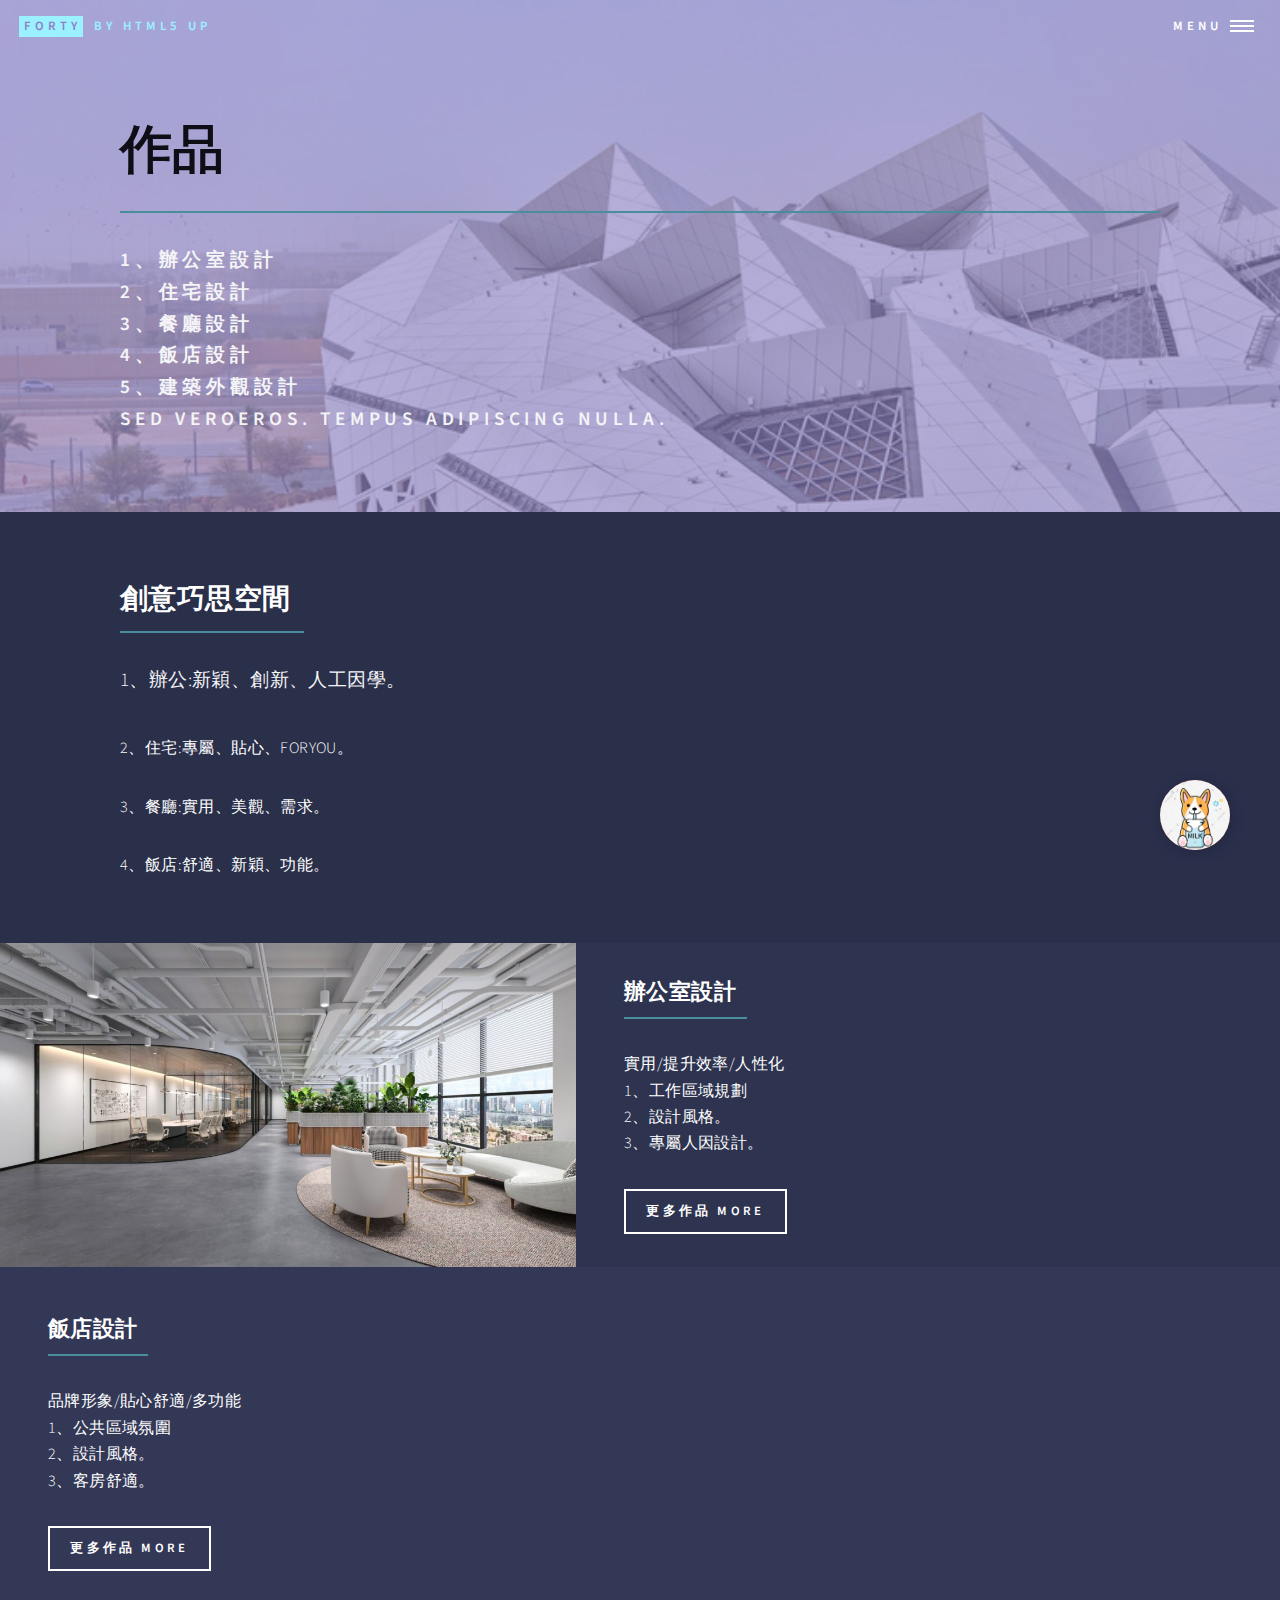
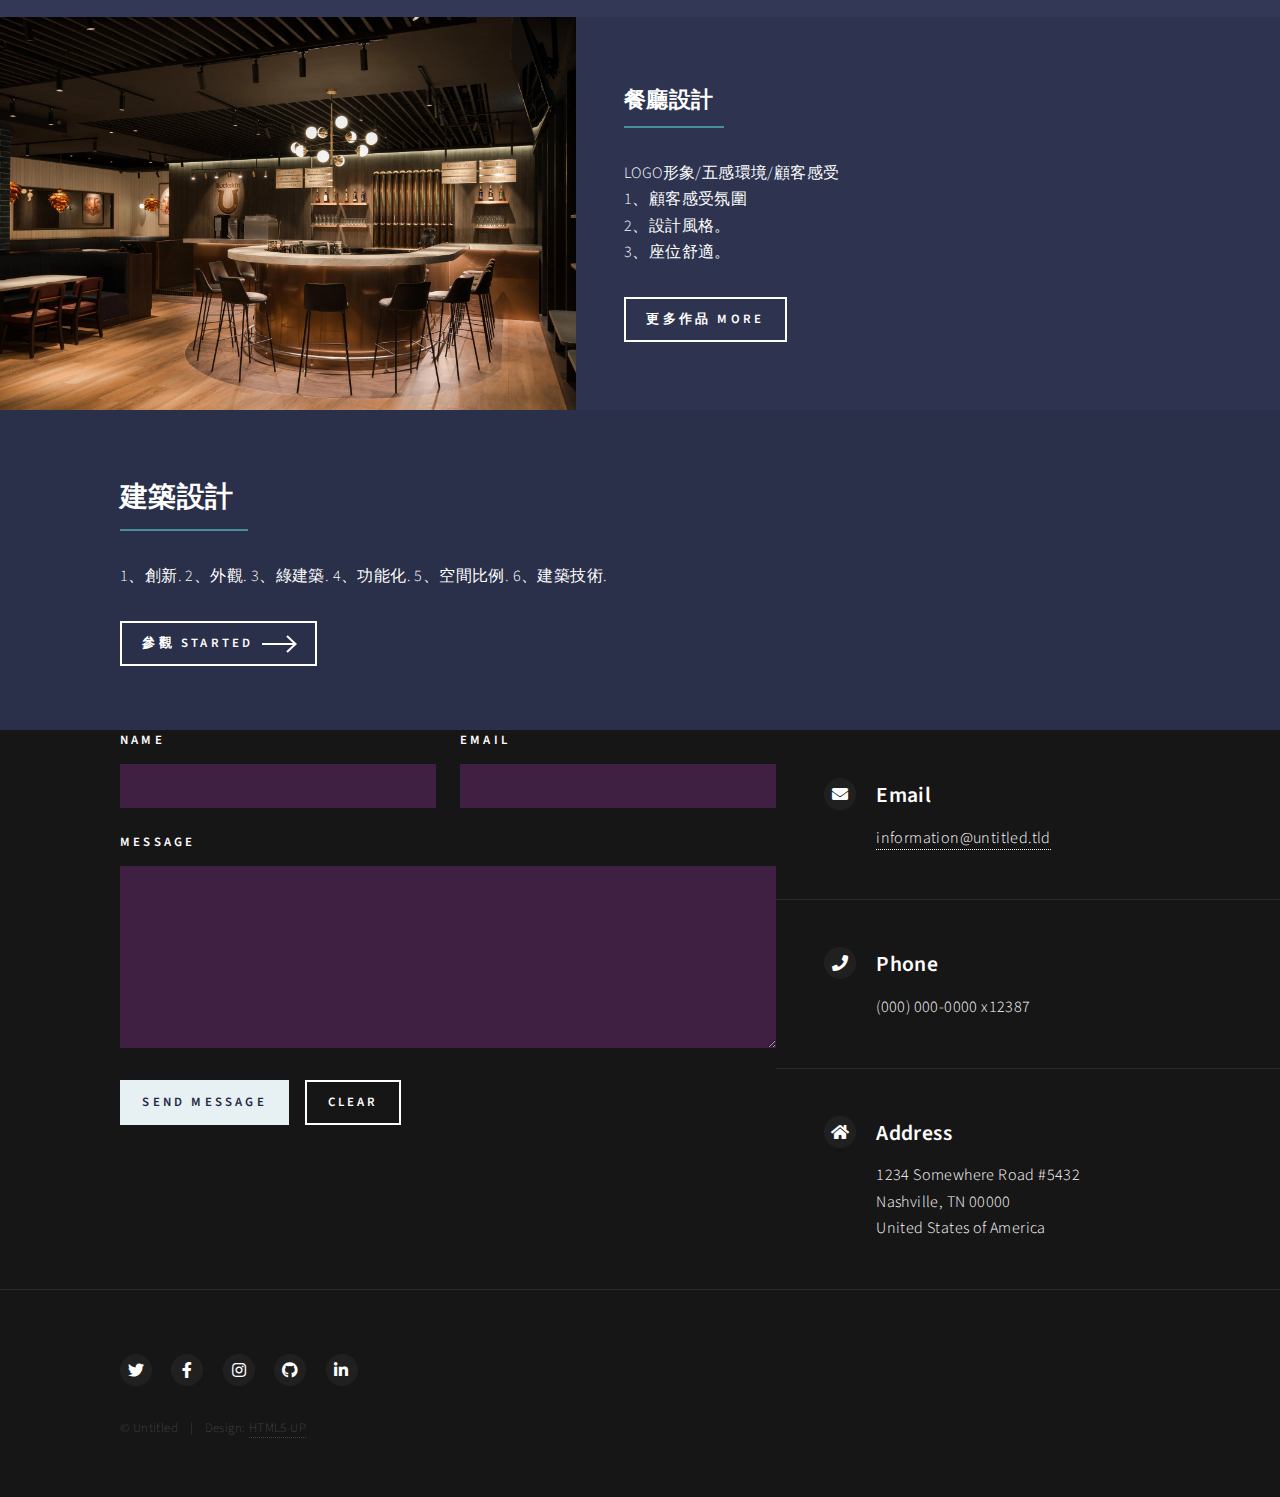
<file: 2作品.html>
<!DOCTYPE HTML>
<!--
	Forty by HTML5 UP
	html5up.net | @ajlkn
	Free for personal and commercial use under the CCA 3.0 license (html5up.net/license)
-->
<html>
	<head>
		<title>Landing - Forty by HTML5 UP</title>
		<meta charset="utf-8" />
		<meta name="viewport" content="width=device-width, initial-scale=1, user-scalable=no" />
		<link rel="stylesheet" href="assets/css/main.css" />
		<noscript><link rel="stylesheet" href="assets/css/noscript.css" /></noscript>
	</head>
	<body class="is-preload">
<!-- <a href="#footer" class="back-btn">🢁</a> -->
<a href="#footer" class="back-btn"><img class="back-img" src="images/dog2.jpg" /></a>
		<!-- Wrapper -->
			<div id="wrapper">

				<!-- Header -->
				<!-- Note: The "styleN" class below should match that of the banner element. -->
					<header id="header" class="alt style2">
						<a href="index.html" class="logo"><strong>Forty</strong> <span>by HTML5 UP</span></a>
						<nav>
							<a href="#menu">Menu</a>
						</nav>
					</header>

				<!-- Menu -->
					<nav id="menu">
						<ul class="links">
							<li><a href="index.html">Home</a></li>
							<li><a href="landing.html">Landing</a></li>
							<li><a href="generic.html">Generic</a></li>
							<li><a href="elements.html">Elements</a></li>
						</ul>
						<ul class="actions stacked">
							<li><a href="#" class="button primary fit">Get Started</a></li>
							<li><a href="#" class="button fit">Log In</a></li>
						</ul>
					</nav>

				<!-- Banner -->
				<!-- Note: The "styleN" class below should match that of the header element. -->
					<section id="banner" class="style2">
						<div class="inner">
							<span class="image">
								<img src="images/pic07.jpg" alt="" />
							</span>
							<header class="major">
								<h1 style="color: rgb(15, 14, 22);">作品</h1>
							</header>
							<div class="content">
								<p style="color: rgb(244, 244, 247);font-size: 1.2em;">1、辦公室設計<br />2、住宅設計<br />3、餐廳設計<br />4、飯店設計<br />5、建築外觀設計<br />
								sed veroeros. tempus adipiscing nulla.</p>
							</div>
						</div>
					</section>

				<!-- Main -->
					<div id="main">

						<!-- One -->
							<section id="one">
								<div class="inner">
									<header class="major">
										<h2>創意巧思空間</h2>
									</header>
									<p style="color: rgb(244, 244, 247);font-size: 1.2em;"> 1、辦公:新穎、創新、人工因學。</p>2、住宅:專屬、貼心、FORYOU。</p>3、餐廳:實用、美觀、需求。</p>4、飯店:舒適、新穎、功能。
								</div></p>
							</section>

						<!-- Two -->
							<section id="two" class="spotlights">
								<section>
									<a href="generic.html" class="image">
										<img src="images/O-1.jpg" alt="" data-position="center center" />
									</a>
									<div class="content">
										<div class="inner">
											<header class="major">
												<h3>辦公室設計</h3>
											</header>
											<p>實用/提升效率/人性化</br>1、工作區域規劃</br>2、設計風格。</br>3、專屬人因設計。</p>
											<ul class="actions">
												<li><a href="generic.html" class="button">更多作品 MORE</a></li>
											</ul>
										</div>
									</div>
								</section>
								<section>
									<!--<a href="generic.html" class="image">
										<!--<img src="images/pic09.jpg" alt="" data-position="top center" />-->
										<iframe width="100%" height="350" src="https://www.youtube.com/embed/glhfnCIGfj0" title="Luxury Hotel - Lobby Music - Morning Time - Pleasant" frameborder="0" allow="accelerometer; autoplay; clipboard-write; encrypted-media; gyroscope; picture-in-picture; web-share" referrerpolicy="strict-origin-when-cross-origin" allowfullscreen></iframe>
									</a>
									<div class="content">
										<div class="inner">
											<header class="major">
												<h3>飯店設計 </h3>
											</header>
											<p>品牌形象/貼心舒適/多功能</br>1、公共區域氛圍</br>2、設計風格。</br>3、客房舒適。</p>
											<ul class="actions">
												<li><a href="generic.html" class="button">更多作品 MORE</a></li>
											</ul>
										</div>
									</div>
								</section>
								<section>
									<a href="generic.html" class="image">
										<img src="images/R-1.jpg" alt="" data-position="25% 25%" />
									</a>
									<div class="content">
										<div class="inner">
											<header class="major">
												<h3>餐廳設計</h3>
											</header>
											<p>LOGO形象/五感環境/顧客感受</br>1、顧客感受氛圍</br>2、設計風格。</br>3、座位舒適。</p>
											<ul class="actions">
												<li><a href="generic.html" class="button">更多作品 MORE</a></li>
											</ul>
										</div>
									</div>
								</section>
							</section>

						<!-- Three -->
							<section id="three">
								<div class="inner">
									<header class="major">
										<h2>建築設計</h2>
									</header>
									<p>1、創新. 2、外觀. 3、綠建築. 4、功能化. 5、空間比例. 6、建築技術.<br></p>
									<ul class="actions">
										<li><a href="2作品集/index.html" class="button next">參觀 Started</a></li>
									</ul>
								</div>
							</section>

					</div>

				<!-- Contact -->
					<section id="contact">
						<div class="inner">
							<section>
								<form method="post" action="#">
									<div class="fields">
										<div class="field half">
											<label for="name">Name</label>
											<input type="text" name="name" id="name" />
										</div>
										<div class="field half">
											<label for="email">Email</label>
											<input type="text" name="email" id="email" />
										</div>
										<div class="field">
											<label for="message">Message</label>
											<textarea name="message" id="message" rows="6"></textarea>
										</div>
									</div>
									<ul class="actions">
										<li><input type="submit" value="Send Message" class="primary" /></li>
										<li><input type="reset" value="Clear" /></li>
									</ul>
								</form>
							</section>
							<section class="split">
								<section>
									<div class="contact-method">
										<span class="icon solid alt fa-envelope"></span>
										<h3>Email</h3>
										<a href="#">information@untitled.tld</a>
									</div>
								</section>
								<section>
									<div class="contact-method">
										<span class="icon solid alt fa-phone"></span>
										<h3>Phone</h3>
										<span>(000) 000-0000 x12387</span>
									</div>
								</section>
								<section>
									<div class="contact-method">
										<span class="icon solid alt fa-home"></span>
										<h3>Address</h3>
										<span>1234 Somewhere Road #5432<br />
										Nashville, TN 00000<br />
										United States of America</span>
									</div>
								</section>
							</section>
						</div>
					</section>

				<!-- Footer -->
					<footer id="footer">
						<div class="inner">
							<ul class="icons">
								<li><a href="#" class="icon brands alt fa-twitter"><span class="label">Twitter</span></a></li>
								<li><a href="#" class="icon brands alt fa-facebook-f"><span class="label">Facebook</span></a></li>
								<li><a href="#" class="icon brands alt fa-instagram"><span class="label">Instagram</span></a></li>
								<li><a href="#" class="icon brands alt fa-github"><span class="label">GitHub</span></a></li>
								<li><a href="#" class="icon brands alt fa-linkedin-in"><span class="label">LinkedIn</span></a></li>
							</ul>
							<ul class="copyright">
								<li>&copy; Untitled</li><li>Design: <a href="https://html5up.net">HTML5 UP</a></li>
							</ul>
						</div>
					</footer>

			</div>

		<!-- Scripts -->
			<script src="assets/js/jquery.min.js"></script>
			<script src="assets/js/jquery.scrolly.min.js"></script>
			<script src="assets/js/jquery.scrollex.min.js"></script>
			<script src="assets/js/browser.min.js"></script>
			<script src="assets/js/breakpoints.min.js"></script>
			<script src="assets/js/util.js"></script>
			<script src="assets/js/main.js"></script>

	</body>
</html>
</file>
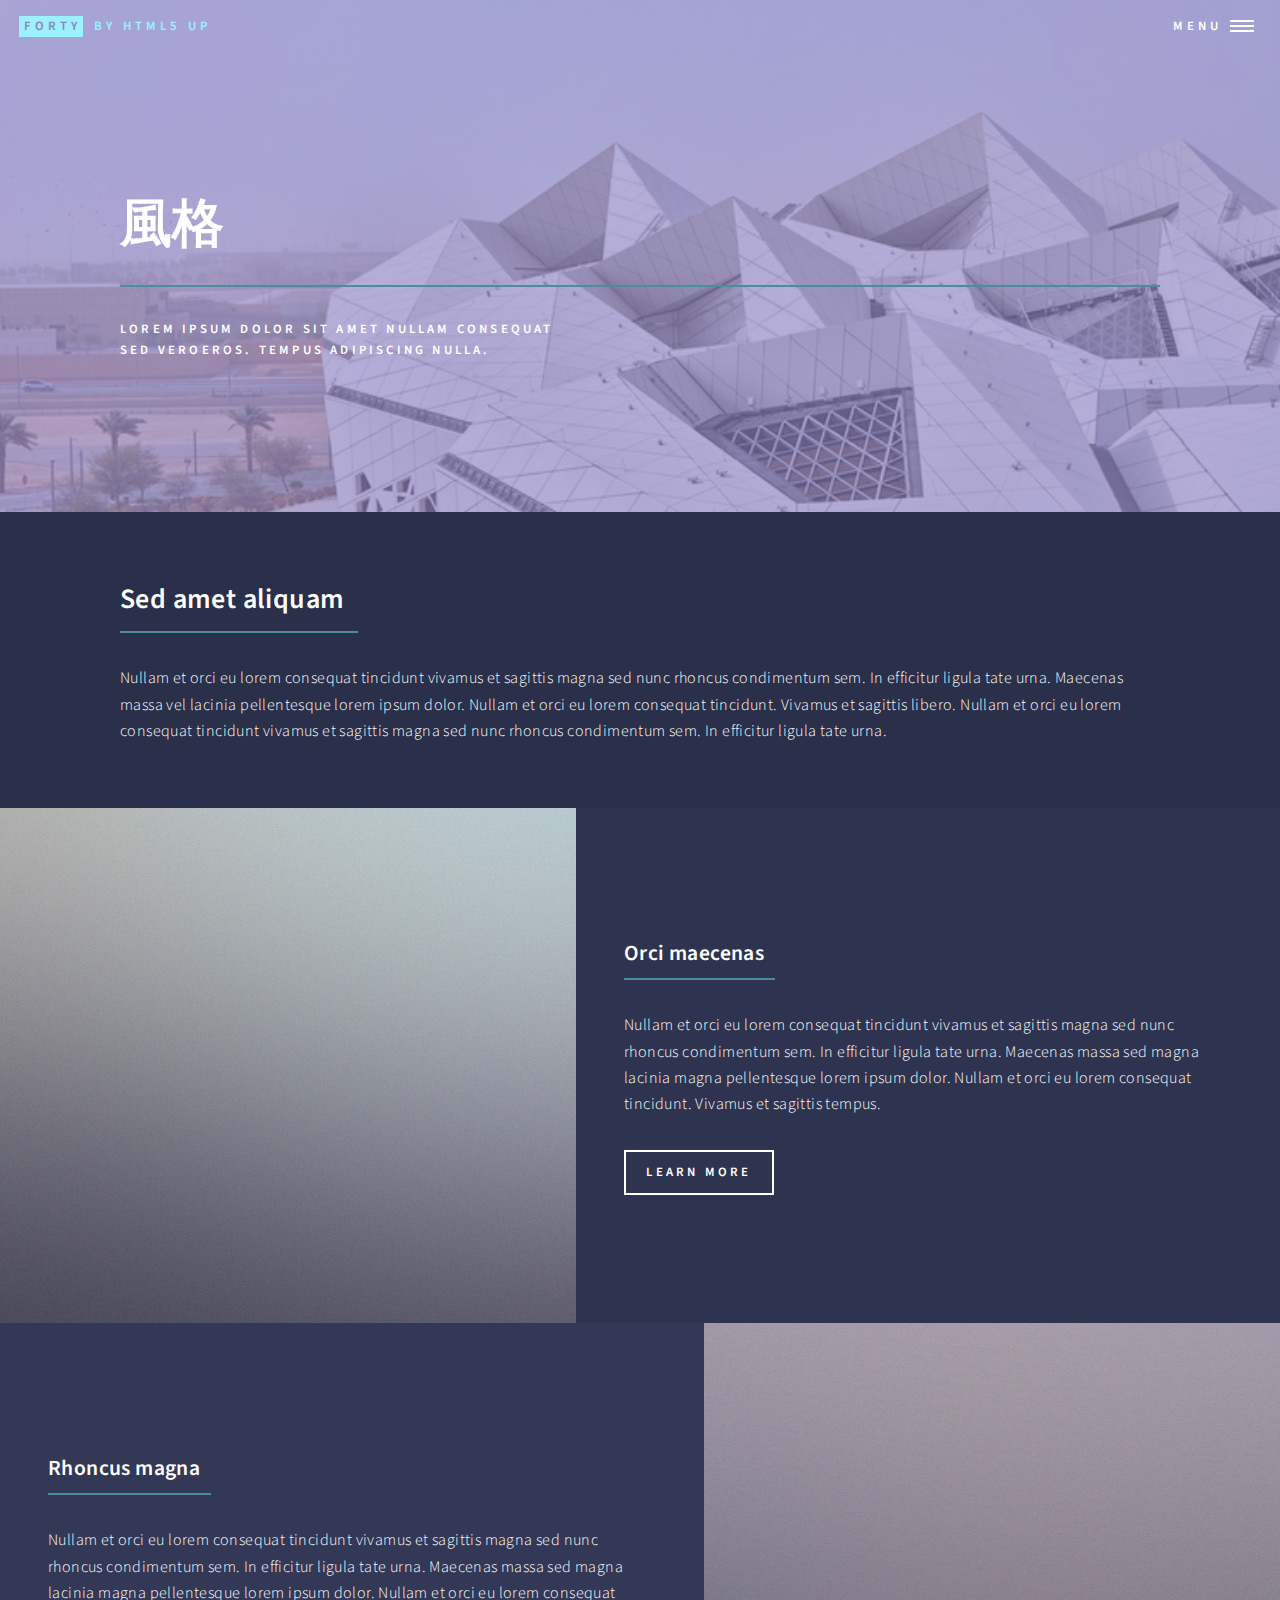
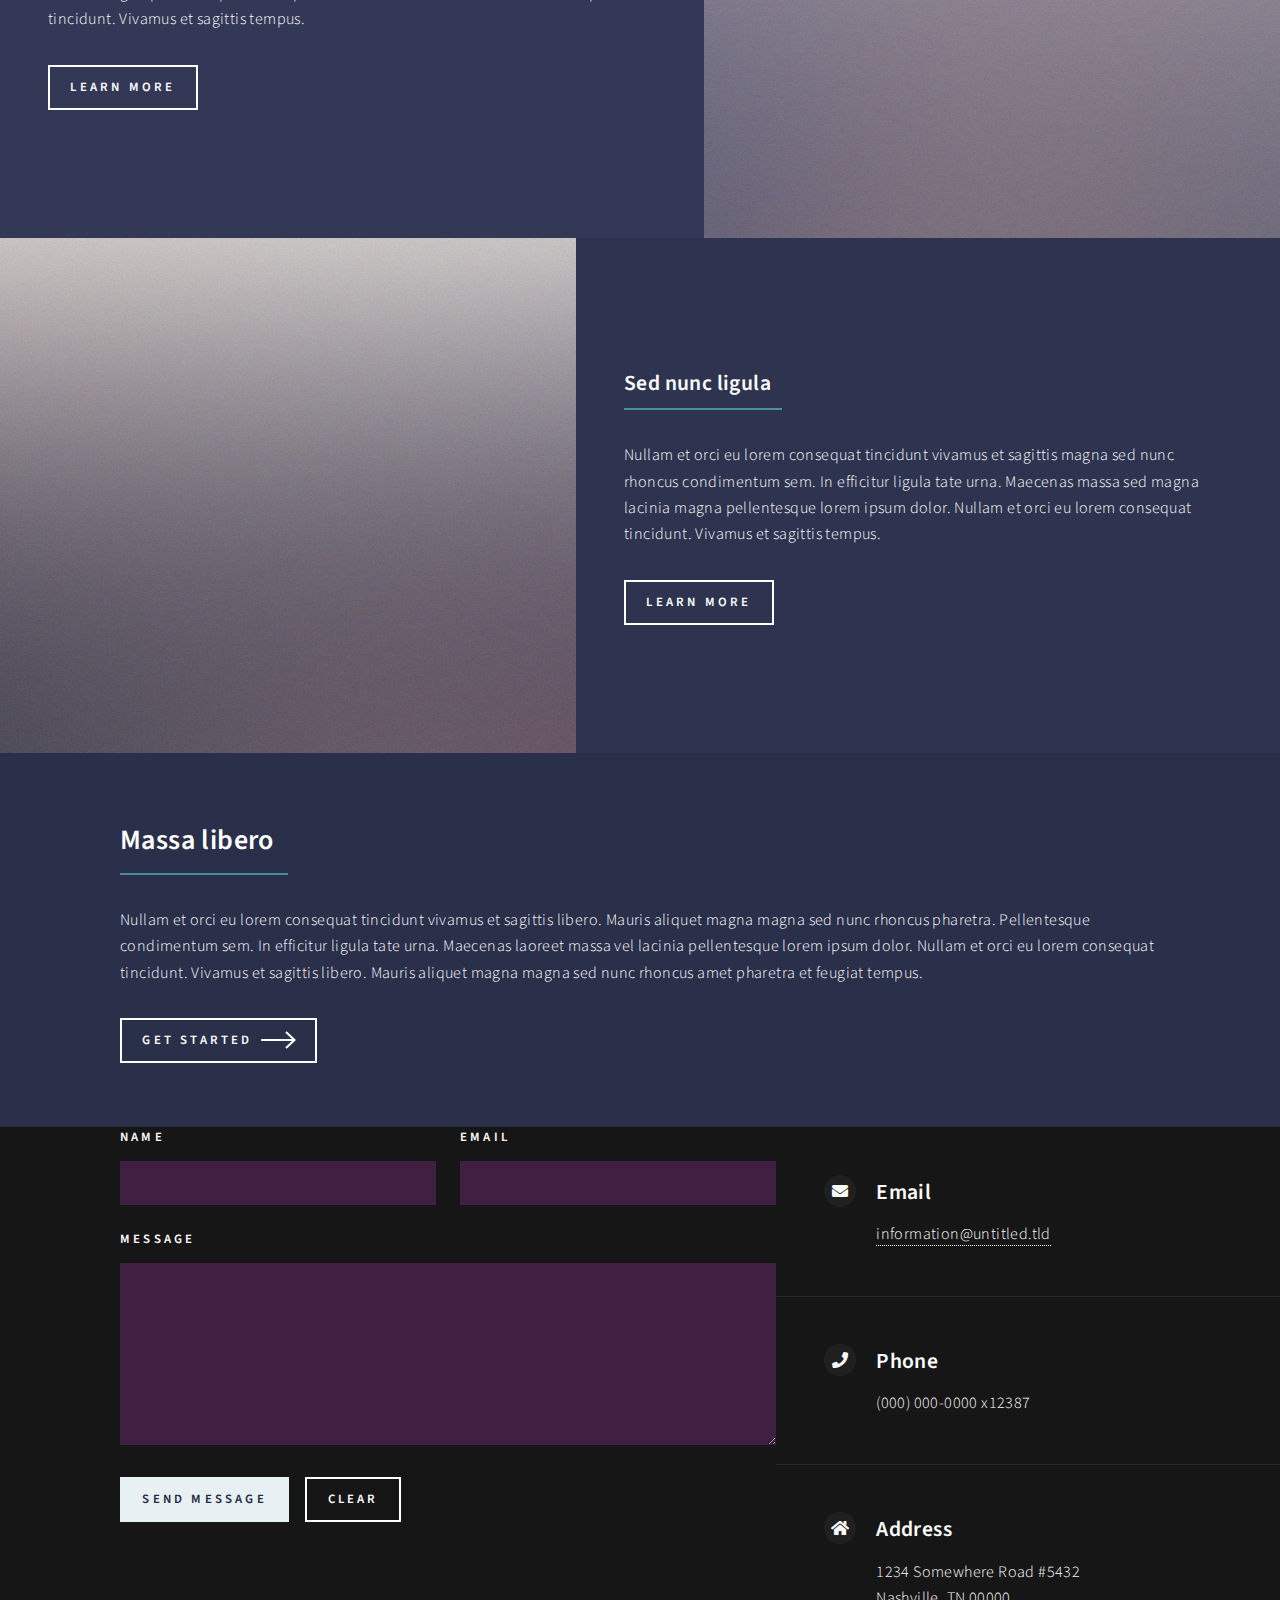
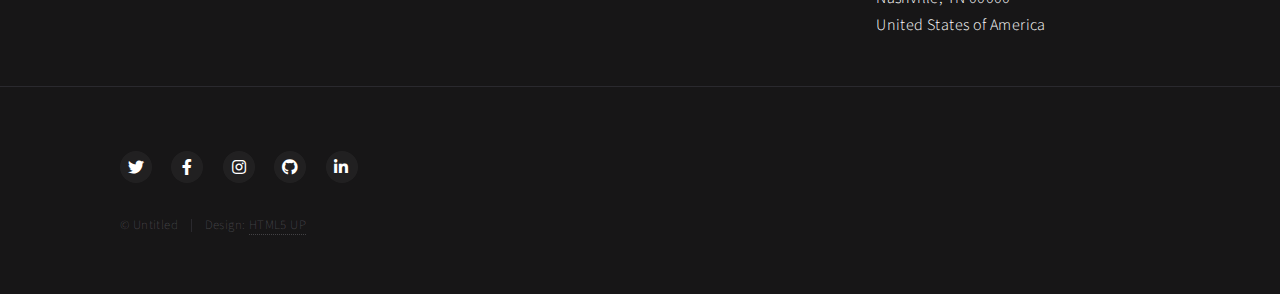
<file: 3風格.html>
<!DOCTYPE HTML>
<!--
	Forty by HTML5 UP
	html5up.net | @ajlkn
	Free for personal and commercial use under the CCA 3.0 license (html5up.net/license)
-->
<html>
	<head>
		<title>Landing - Forty by HTML5 UP</title>
		<meta charset="utf-8" />
		<meta name="viewport" content="width=device-width, initial-scale=1, user-scalable=no" />
		<link rel="stylesheet" href="assets/css/main.css" />
		<noscript><link rel="stylesheet" href="assets/css/noscript.css" /></noscript>
	</head>
	<body class="is-preload">

		<!-- Wrapper -->
			<div id="wrapper">

				<!-- Header -->
				<!-- Note: The "styleN" class below should match that of the banner element. -->
					<header id="header" class="alt style2">
						<a href="index.html" class="logo"><strong>Forty</strong> <span>by HTML5 UP</span></a>
						<nav>
							<a href="#menu">Menu</a>
						</nav>
					</header>

				<!-- Menu -->
					<nav id="menu">
						<ul class="links">
							<li><a href="index.html">Home</a></li>
							<li><a href="landing.html">Landing</a></li>
							<li><a href="generic.html">Generic</a></li>
							<li><a href="elements.html">Elements</a></li>
						</ul>
						<ul class="actions stacked">
							<li><a href="#" class="button primary fit">Get Started</a></li>
							<li><a href="#" class="button fit">Log In</a></li>
						</ul>
					</nav>

				<!-- Banner -->
				<!-- Note: The "styleN" class below should match that of the header element. -->
					<section id="banner" class="style2">
						<div class="inner">
							<span class="image">
								<img src="images/pic07.jpg" alt="" />
							</span>
							<header class="major">
								<h1>風格</h1>
							</header>
							<div class="content">
								<p>Lorem ipsum dolor sit amet nullam consequat<br />
								sed veroeros. tempus adipiscing nulla.</p>
							</div>
						</div>
					</section>

				<!-- Main -->
					<div id="main">

						<!-- One -->
							<section id="one">
								<div class="inner">
									<header class="major">
										<h2>Sed amet aliquam</h2>
									</header>
									<p>Nullam et orci eu lorem consequat tincidunt vivamus et sagittis magna sed nunc rhoncus condimentum sem. In efficitur ligula tate urna. Maecenas massa vel lacinia pellentesque lorem ipsum dolor. Nullam et orci eu lorem consequat tincidunt. Vivamus et sagittis libero. Nullam et orci eu lorem consequat tincidunt vivamus et sagittis magna sed nunc rhoncus condimentum sem. In efficitur ligula tate urna.</p>
								</div>
							</section>

						<!-- Two -->
							<section id="two" class="spotlights">
								<section>
									<a href="generic.html" class="image">
										<img src="images/pic08.jpg" alt="" data-position="center center" />
									</a>
									<div class="content">
										<div class="inner">
											<header class="major">
												<h3>Orci maecenas</h3>
											</header>
											<p>Nullam et orci eu lorem consequat tincidunt vivamus et sagittis magna sed nunc rhoncus condimentum sem. In efficitur ligula tate urna. Maecenas massa sed magna lacinia magna pellentesque lorem ipsum dolor. Nullam et orci eu lorem consequat tincidunt. Vivamus et sagittis tempus.</p>
											<ul class="actions">
												<li><a href="generic.html" class="button">Learn more</a></li>
											</ul>
										</div>
									</div>
								</section>
								<section>
									<a href="generic.html" class="image">
										<img src="images/pic09.jpg" alt="" data-position="top center" />
									</a>
									<div class="content">
										<div class="inner">
											<header class="major">
												<h3>Rhoncus magna</h3>
											</header>
											<p>Nullam et orci eu lorem consequat tincidunt vivamus et sagittis magna sed nunc rhoncus condimentum sem. In efficitur ligula tate urna. Maecenas massa sed magna lacinia magna pellentesque lorem ipsum dolor. Nullam et orci eu lorem consequat tincidunt. Vivamus et sagittis tempus.</p>
											<ul class="actions">
												<li><a href="generic.html" class="button">Learn more</a></li>
											</ul>
										</div>
									</div>
								</section>
								<section>
									<a href="generic.html" class="image">
										<img src="images/pic10.jpg" alt="" data-position="25% 25%" />
									</a>
									<div class="content">
										<div class="inner">
											<header class="major">
												<h3>Sed nunc ligula</h3>
											</header>
											<p>Nullam et orci eu lorem consequat tincidunt vivamus et sagittis magna sed nunc rhoncus condimentum sem. In efficitur ligula tate urna. Maecenas massa sed magna lacinia magna pellentesque lorem ipsum dolor. Nullam et orci eu lorem consequat tincidunt. Vivamus et sagittis tempus.</p>
											<ul class="actions">
												<li><a href="generic.html" class="button">Learn more</a></li>
											</ul>
										</div>
									</div>
								</section>
							</section>

						<!-- Three -->
							<section id="three">
								<div class="inner">
									<header class="major">
										<h2>Massa libero</h2>
									</header>
									<p>Nullam et orci eu lorem consequat tincidunt vivamus et sagittis libero. Mauris aliquet magna magna sed nunc rhoncus pharetra. Pellentesque condimentum sem. In efficitur ligula tate urna. Maecenas laoreet massa vel lacinia pellentesque lorem ipsum dolor. Nullam et orci eu lorem consequat tincidunt. Vivamus et sagittis libero. Mauris aliquet magna magna sed nunc rhoncus amet pharetra et feugiat tempus.</p>
									<ul class="actions">
										<li><a href="3風格/index.html" class="button next">Get Started</a></li>
									</ul>
								</div>
							</section>

					</div>

				<!-- Contact -->
					<section id="contact">
						<div class="inner">
							<section>
								<form method="post" action="#">
									<div class="fields">
										<div class="field half">
											<label for="name">Name</label>
											<input type="text" name="name" id="name" />
										</div>
										<div class="field half">
											<label for="email">Email</label>
											<input type="text" name="email" id="email" />
										</div>
										<div class="field">
											<label for="message">Message</label>
											<textarea name="message" id="message" rows="6"></textarea>
										</div>
									</div>
									<ul class="actions">
										<li><input type="submit" value="Send Message" class="primary" /></li>
										<li><input type="reset" value="Clear" /></li>
									</ul>
								</form>
							</section>
							<section class="split">
								<section>
									<div class="contact-method">
										<span class="icon solid alt fa-envelope"></span>
										<h3>Email</h3>
										<a href="#">information@untitled.tld</a>
									</div>
								</section>
								<section>
									<div class="contact-method">
										<span class="icon solid alt fa-phone"></span>
										<h3>Phone</h3>
										<span>(000) 000-0000 x12387</span>
									</div>
								</section>
								<section>
									<div class="contact-method">
										<span class="icon solid alt fa-home"></span>
										<h3>Address</h3>
										<span>1234 Somewhere Road #5432<br />
										Nashville, TN 00000<br />
										United States of America</span>
									</div>
								</section>
							</section>
						</div>
					</section>

				<!-- Footer -->
					<footer id="footer">
						<div class="inner">
							<ul class="icons">
								<li><a href="#" class="icon brands alt fa-twitter"><span class="label">Twitter</span></a></li>
								<li><a href="#" class="icon brands alt fa-facebook-f"><span class="label">Facebook</span></a></li>
								<li><a href="#" class="icon brands alt fa-instagram"><span class="label">Instagram</span></a></li>
								<li><a href="#" class="icon brands alt fa-github"><span class="label">GitHub</span></a></li>
								<li><a href="#" class="icon brands alt fa-linkedin-in"><span class="label">LinkedIn</span></a></li>
							</ul>
							<ul class="copyright">
								<li>&copy; Untitled</li><li>Design: <a href="https://html5up.net">HTML5 UP</a></li>
							</ul>
						</div>
					</footer>

			</div>

		<!-- Scripts -->
			<script src="assets/js/jquery.min.js"></script>
			<script src="assets/js/jquery.scrolly.min.js"></script>
			<script src="assets/js/jquery.scrollex.min.js"></script>
			<script src="assets/js/browser.min.js"></script>
			<script src="assets/js/breakpoints.min.js"></script>
			<script src="assets/js/util.js"></script>
			<script src="assets/js/main.js"></script>

	</body>
</html>
</file>
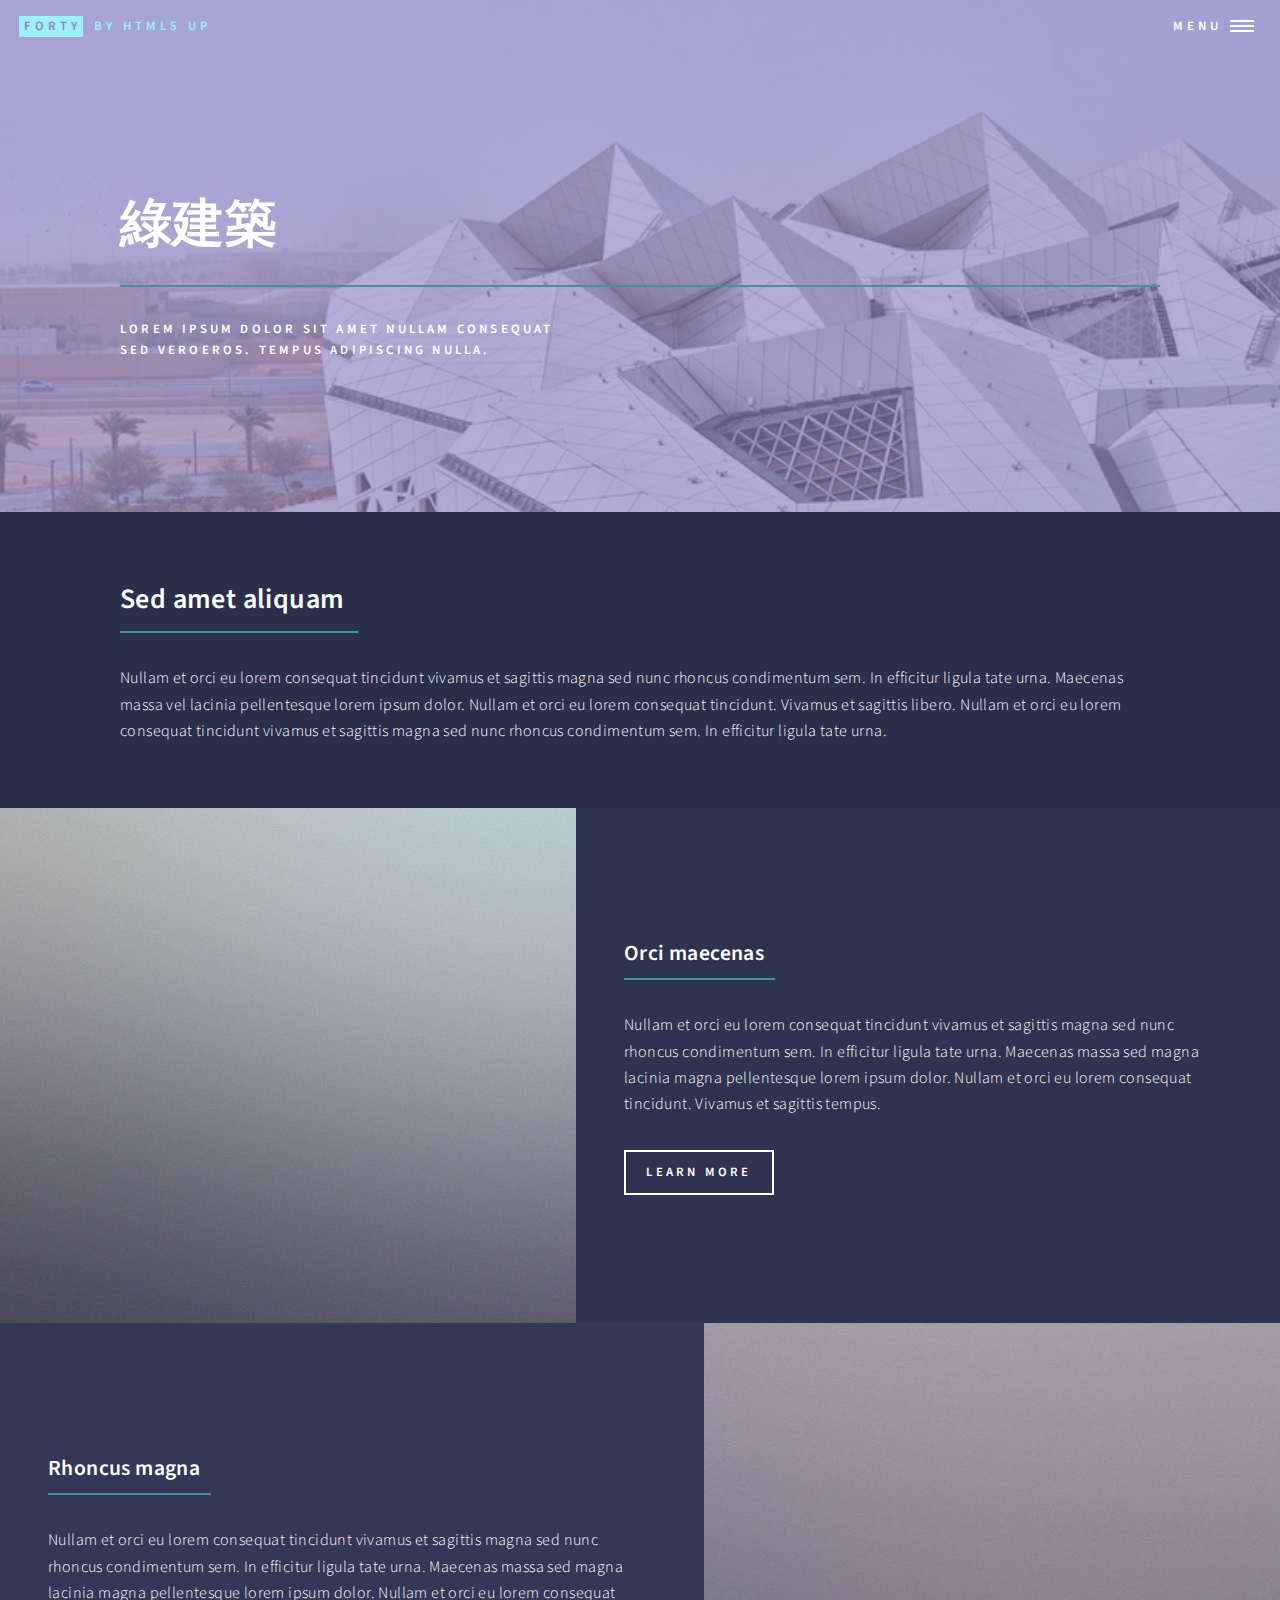
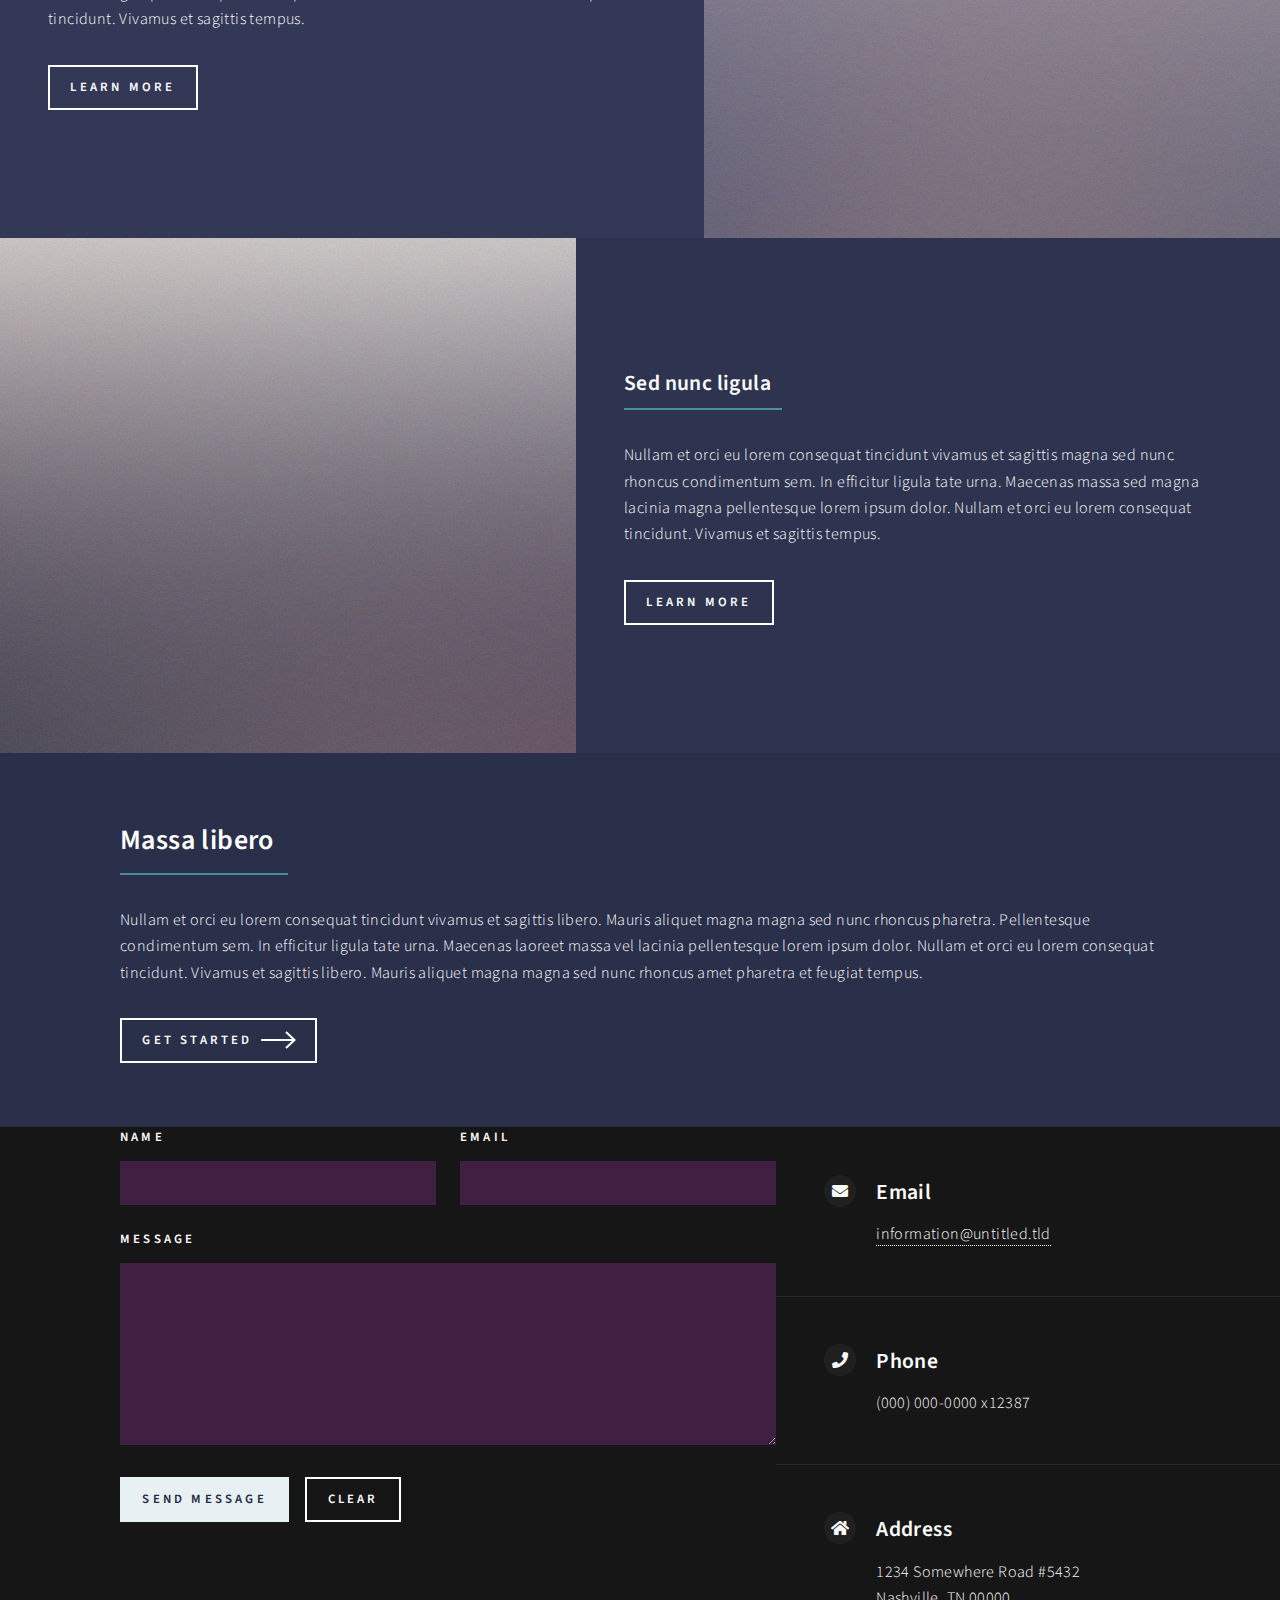
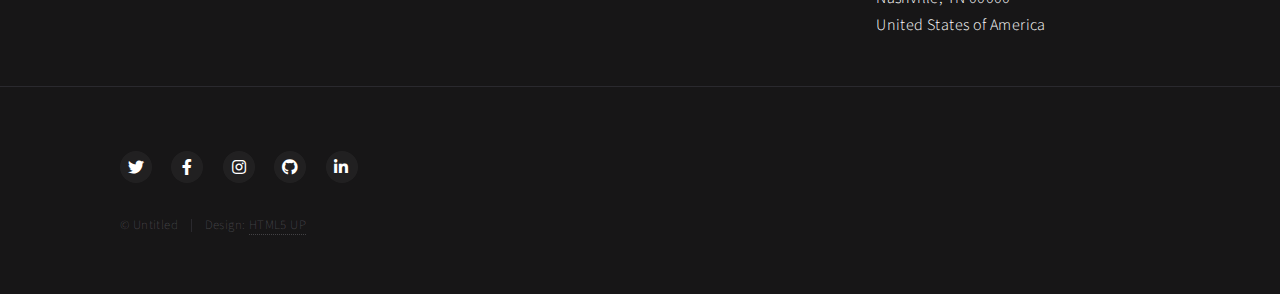
<file: 4綠建築.html>
<!DOCTYPE HTML>
<!--
	Forty by HTML5 UP
	html5up.net | @ajlkn
	Free for personal and commercial use under the CCA 3.0 license (html5up.net/license)
-->
<html>
	<head>
		<title>Landing - Forty by HTML5 UP</title>
		<meta charset="utf-8" />
		<meta name="viewport" content="width=device-width, initial-scale=1, user-scalable=no" />
		<link rel="stylesheet" href="assets/css/main.css" />
		<noscript><link rel="stylesheet" href="assets/css/noscript.css" /></noscript>
	</head>
	<body class="is-preload">

		<!-- Wrapper -->
			<div id="wrapper">

				<!-- Header -->
				<!-- Note: The "styleN" class below should match that of the banner element. -->
					<header id="header" class="alt style2">
						<a href="index.html" class="logo"><strong>Forty</strong> <span>by HTML5 UP</span></a>
						<nav>
							<a href="#menu">Menu</a>
						</nav>
					</header>

				<!-- Menu -->
					<nav id="menu">
						<ul class="links">
							<li><a href="index.html">Home</a></li>
							<li><a href="landing.html">Landing</a></li>
							<li><a href="generic.html">Generic</a></li>
							<li><a href="elements.html">Elements</a></li>
						</ul>
						<ul class="actions stacked">
							<li><a href="#" class="button primary fit">Get Started</a></li>
							<li><a href="#" class="button fit">Log In</a></li>
						</ul>
					</nav>

				<!-- Banner -->
				<!-- Note: The "styleN" class below should match that of the header element. -->
					<section id="banner" class="style2">
						<div class="inner">
							<span class="image">
								<img src="images/pic07.jpg" alt="" />
							</span>
							<header class="major">
								<h1>綠建築</h1>
							</header>
							<div class="content">
								<p>Lorem ipsum dolor sit amet nullam consequat<br />
								sed veroeros. tempus adipiscing nulla.</p>
							</div>
						</div>
					</section>

				<!-- Main -->
					<div id="main">

						<!-- One -->
							<section id="one">
								<div class="inner">
									<header class="major">
										<h2>Sed amet aliquam</h2>
									</header>
									<p>Nullam et orci eu lorem consequat tincidunt vivamus et sagittis magna sed nunc rhoncus condimentum sem. In efficitur ligula tate urna. Maecenas massa vel lacinia pellentesque lorem ipsum dolor. Nullam et orci eu lorem consequat tincidunt. Vivamus et sagittis libero. Nullam et orci eu lorem consequat tincidunt vivamus et sagittis magna sed nunc rhoncus condimentum sem. In efficitur ligula tate urna.</p>
								</div>
							</section>

						<!-- Two -->
							<section id="two" class="spotlights">
								<section>
									<a href="generic.html" class="image">
										<img src="images/pic08.jpg" alt="" data-position="center center" />
									</a>
									<div class="content">
										<div class="inner">
											<header class="major">
												<h3>Orci maecenas</h3>
											</header>
											<p>Nullam et orci eu lorem consequat tincidunt vivamus et sagittis magna sed nunc rhoncus condimentum sem. In efficitur ligula tate urna. Maecenas massa sed magna lacinia magna pellentesque lorem ipsum dolor. Nullam et orci eu lorem consequat tincidunt. Vivamus et sagittis tempus.</p>
											<ul class="actions">
												<li><a href="generic.html" class="button">Learn more</a></li>
											</ul>
										</div>
									</div>
								</section>
								<section>
									<a href="generic.html" class="image">
										<img src="images/pic09.jpg" alt="" data-position="top center" />
									</a>
									<div class="content">
										<div class="inner">
											<header class="major">
												<h3>Rhoncus magna</h3>
											</header>
											<p>Nullam et orci eu lorem consequat tincidunt vivamus et sagittis magna sed nunc rhoncus condimentum sem. In efficitur ligula tate urna. Maecenas massa sed magna lacinia magna pellentesque lorem ipsum dolor. Nullam et orci eu lorem consequat tincidunt. Vivamus et sagittis tempus.</p>
											<ul class="actions">
												<li><a href="generic.html" class="button">Learn more</a></li>
											</ul>
										</div>
									</div>
								</section>
								<section>
									<a href="generic.html" class="image">
										<img src="images/pic10.jpg" alt="" data-position="25% 25%" />
									</a>
									<div class="content">
										<div class="inner">
											<header class="major">
												<h3>Sed nunc ligula</h3>
											</header>
											<p>Nullam et orci eu lorem consequat tincidunt vivamus et sagittis magna sed nunc rhoncus condimentum sem. In efficitur ligula tate urna. Maecenas massa sed magna lacinia magna pellentesque lorem ipsum dolor. Nullam et orci eu lorem consequat tincidunt. Vivamus et sagittis tempus.</p>
											<ul class="actions">
												<li><a href="generic.html" class="button">Learn more</a></li>
											</ul>
										</div>
									</div>
								</section>
							</section>

						<!-- Three -->
							<section id="three">
								<div class="inner">
									<header class="major">
										<h2>Massa libero</h2>
									</header>
									<p>Nullam et orci eu lorem consequat tincidunt vivamus et sagittis libero. Mauris aliquet magna magna sed nunc rhoncus pharetra. Pellentesque condimentum sem. In efficitur ligula tate urna. Maecenas laoreet massa vel lacinia pellentesque lorem ipsum dolor. Nullam et orci eu lorem consequat tincidunt. Vivamus et sagittis libero. Mauris aliquet magna magna sed nunc rhoncus amet pharetra et feugiat tempus.</p>
									<ul class="actions">
										<li><a href="generic.html" class="button next">Get Started</a></li>
									</ul>
								</div>
							</section>

					</div>

				<!-- Contact -->
					<section id="contact">
						<div class="inner">
							<section>
								<form method="post" action="#">
									<div class="fields">
										<div class="field half">
											<label for="name">Name</label>
											<input type="text" name="name" id="name" />
										</div>
										<div class="field half">
											<label for="email">Email</label>
											<input type="text" name="email" id="email" />
										</div>
										<div class="field">
											<label for="message">Message</label>
											<textarea name="message" id="message" rows="6"></textarea>
										</div>
									</div>
									<ul class="actions">
										<li><input type="submit" value="Send Message" class="primary" /></li>
										<li><input type="reset" value="Clear" /></li>
									</ul>
								</form>
							</section>
							<section class="split">
								<section>
									<div class="contact-method">
										<span class="icon solid alt fa-envelope"></span>
										<h3>Email</h3>
										<a href="#">information@untitled.tld</a>
									</div>
								</section>
								<section>
									<div class="contact-method">
										<span class="icon solid alt fa-phone"></span>
										<h3>Phone</h3>
										<span>(000) 000-0000 x12387</span>
									</div>
								</section>
								<section>
									<div class="contact-method">
										<span class="icon solid alt fa-home"></span>
										<h3>Address</h3>
										<span>1234 Somewhere Road #5432<br />
										Nashville, TN 00000<br />
										United States of America</span>
									</div>
								</section>
							</section>
						</div>
					</section>

				<!-- Footer -->
					<footer id="footer">
						<div class="inner">
							<ul class="icons">
								<li><a href="#" class="icon brands alt fa-twitter"><span class="label">Twitter</span></a></li>
								<li><a href="#" class="icon brands alt fa-facebook-f"><span class="label">Facebook</span></a></li>
								<li><a href="#" class="icon brands alt fa-instagram"><span class="label">Instagram</span></a></li>
								<li><a href="#" class="icon brands alt fa-github"><span class="label">GitHub</span></a></li>
								<li><a href="#" class="icon brands alt fa-linkedin-in"><span class="label">LinkedIn</span></a></li>
							</ul>
							<ul class="copyright">
								<li>&copy; Untitled</li><li>Design: <a href="https://html5up.net">HTML5 UP</a></li>
							</ul>
						</div>
					</footer>

			</div>

		<!-- Scripts -->
			<script src="assets/js/jquery.min.js"></script>
			<script src="assets/js/jquery.scrolly.min.js"></script>
			<script src="assets/js/jquery.scrollex.min.js"></script>
			<script src="assets/js/browser.min.js"></script>
			<script src="assets/js/breakpoints.min.js"></script>
			<script src="assets/js/util.js"></script>
			<script src="assets/js/main.js"></script>

	</body>
</html>
</file>
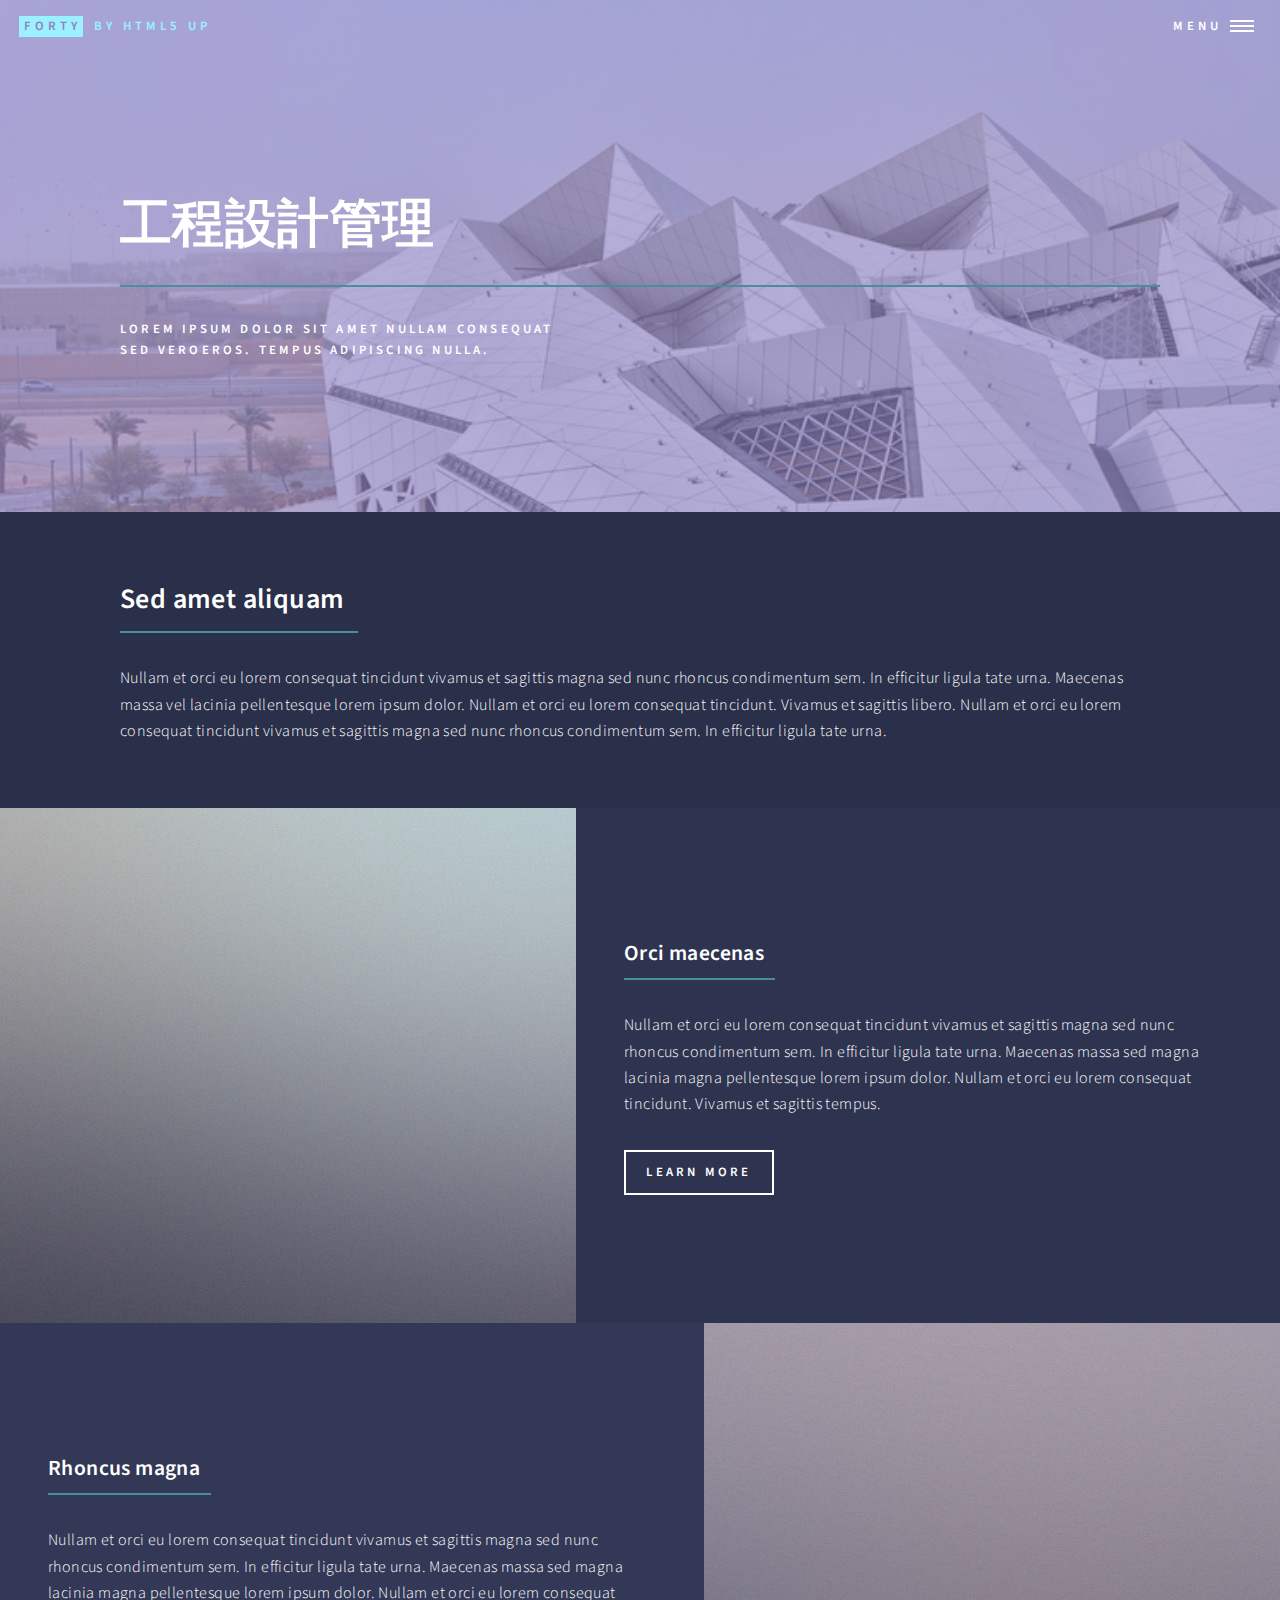
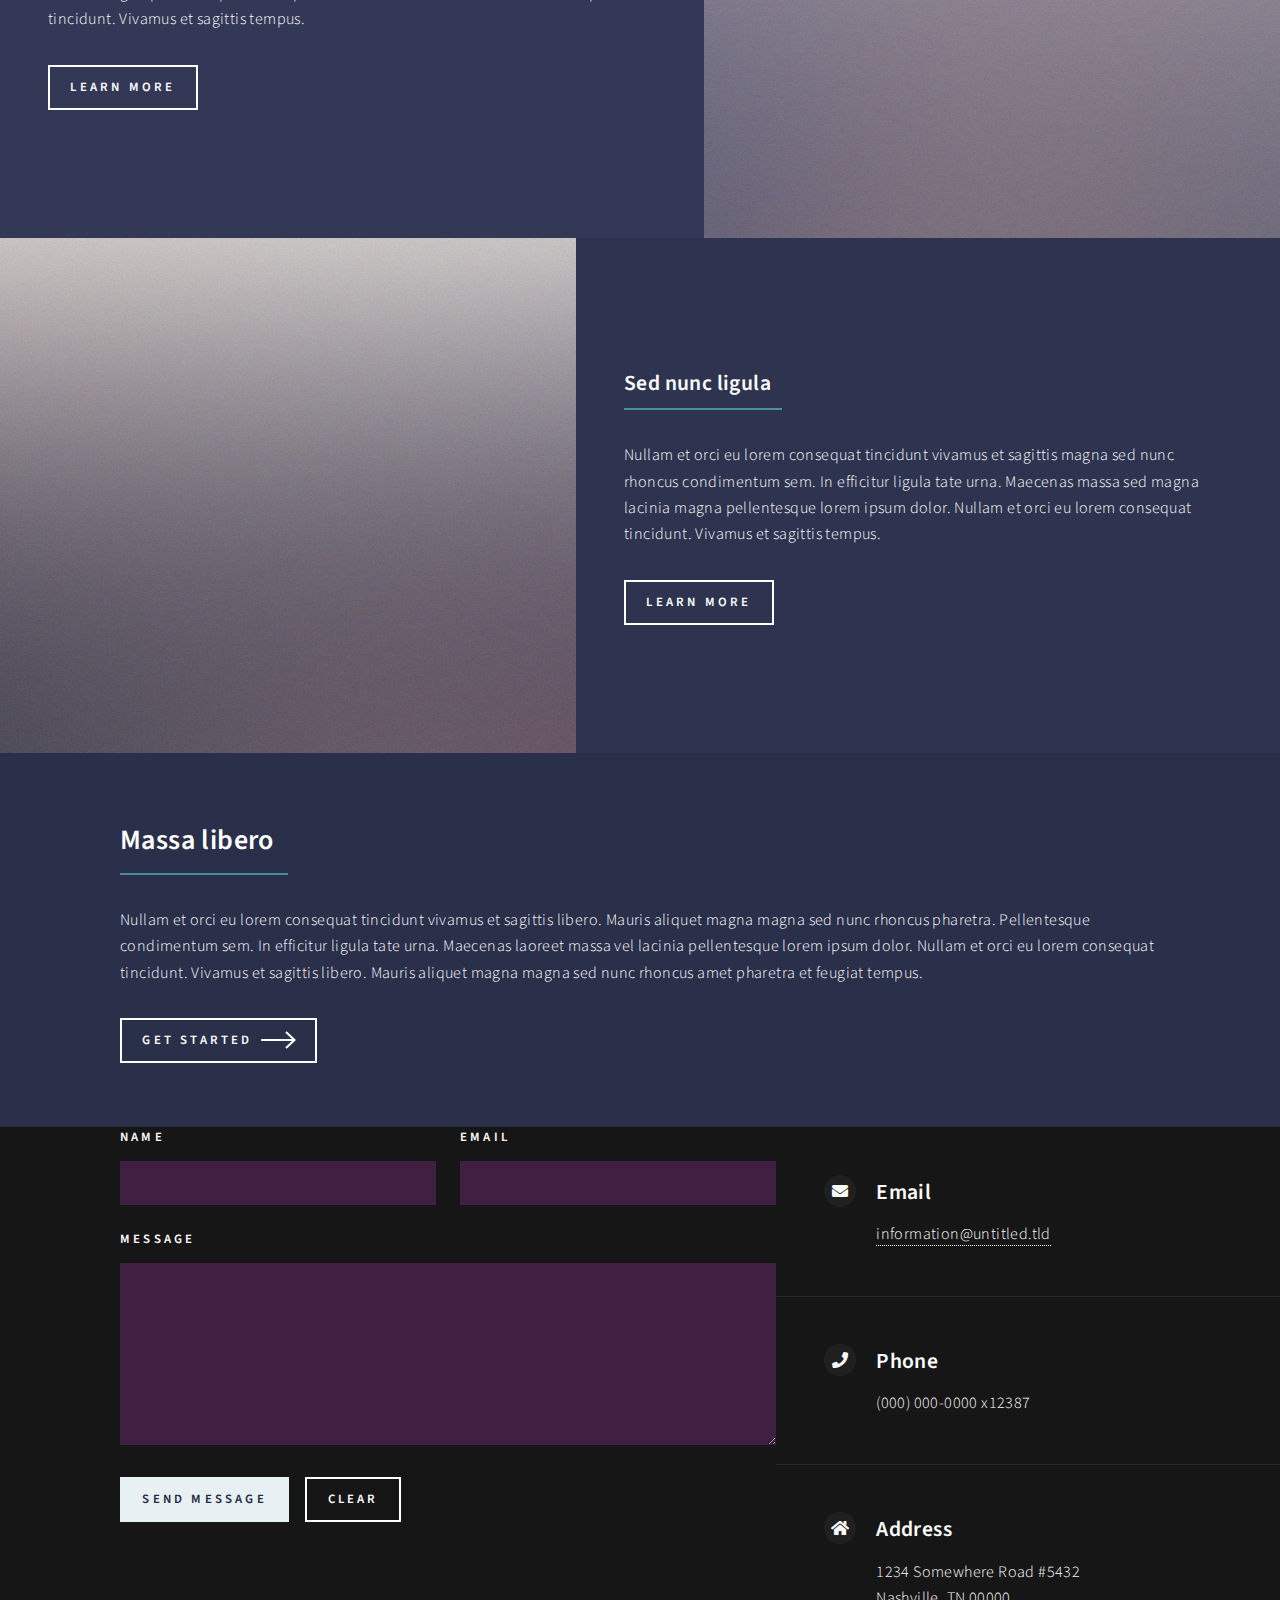
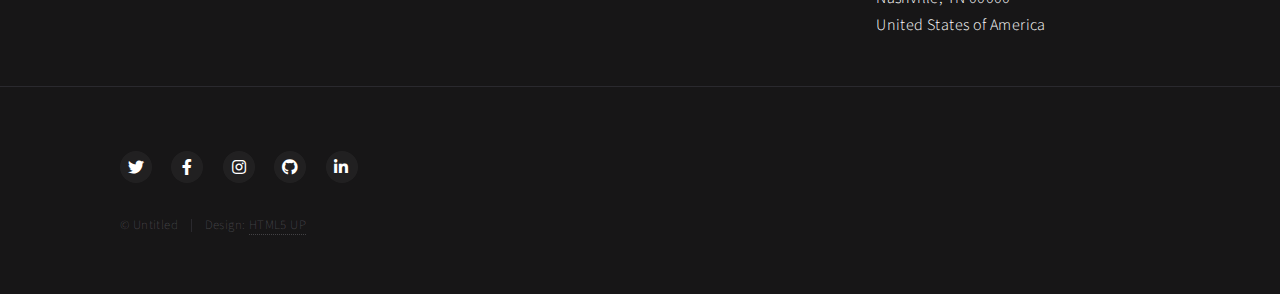
<file: 5工程設計管理.html>
<!DOCTYPE HTML>
<!--
	Forty by HTML5 UP
	html5up.net | @ajlkn
	Free for personal and commercial use under the CCA 3.0 license (html5up.net/license)
-->
<html>
	<head>
		<title>Landing - Forty by HTML5 UP</title>
		<meta charset="utf-8" />
		<meta name="viewport" content="width=device-width, initial-scale=1, user-scalable=no" />
		<link rel="stylesheet" href="assets/css/main.css" />
		<noscript><link rel="stylesheet" href="assets/css/noscript.css" /></noscript>
	</head>
	<body class="is-preload">

		<!-- Wrapper -->
			<div id="wrapper">

				<!-- Header -->
				<!-- Note: The "styleN" class below should match that of the banner element. -->
					<header id="header" class="alt style2">
						<a href="index.html" class="logo"><strong>Forty</strong> <span>by HTML5 UP</span></a>
						<nav>
							<a href="#menu">Menu</a>
						</nav>
					</header>

				<!-- Menu -->
					<nav id="menu">
						<ul class="links">
							<li><a href="index.html">Home</a></li>
							<li><a href="landing.html">Landing</a></li>
							<li><a href="generic.html">Generic</a></li>
							<li><a href="elements.html">Elements</a></li>
						</ul>
						<ul class="actions stacked">
							<li><a href="#" class="button primary fit">Get Started</a></li>
							<li><a href="#" class="button fit">Log In</a></li>
						</ul>
					</nav>

				<!-- Banner -->
				<!-- Note: The "styleN" class below should match that of the header element. -->
					<section id="banner" class="style2">
						<div class="inner">
							<span class="image">
								<img src="images/pic07.jpg" alt="" />
							</span>
							<header class="major">
								<h1>工程設計管理</h1>
							</header>
							<div class="content">
								<p>Lorem ipsum dolor sit amet nullam consequat<br />
								sed veroeros. tempus adipiscing nulla.</p>
							</div>
						</div>
					</section>

				<!-- Main -->
					<div id="main">

						<!-- One -->
							<section id="one">
								<div class="inner">
									<header class="major">
										<h2>Sed amet aliquam</h2>
									</header>
									<p>Nullam et orci eu lorem consequat tincidunt vivamus et sagittis magna sed nunc rhoncus condimentum sem. In efficitur ligula tate urna. Maecenas massa vel lacinia pellentesque lorem ipsum dolor. Nullam et orci eu lorem consequat tincidunt. Vivamus et sagittis libero. Nullam et orci eu lorem consequat tincidunt vivamus et sagittis magna sed nunc rhoncus condimentum sem. In efficitur ligula tate urna.</p>
								</div>
							</section>

						<!-- Two -->
							<section id="two" class="spotlights">
								<section>
									<a href="generic.html" class="image">
										<img src="images/pic08.jpg" alt="" data-position="center center" />
									</a>
									<div class="content">
										<div class="inner">
											<header class="major">
												<h3>Orci maecenas</h3>
											</header>
											<p>Nullam et orci eu lorem consequat tincidunt vivamus et sagittis magna sed nunc rhoncus condimentum sem. In efficitur ligula tate urna. Maecenas massa sed magna lacinia magna pellentesque lorem ipsum dolor. Nullam et orci eu lorem consequat tincidunt. Vivamus et sagittis tempus.</p>
											<ul class="actions">
												<li><a href="generic.html" class="button">Learn more</a></li>
											</ul>
										</div>
									</div>
								</section>
								<section>
									<a href="generic.html" class="image">
										<img src="images/pic09.jpg" alt="" data-position="top center" />
									</a>
									<div class="content">
										<div class="inner">
											<header class="major">
												<h3>Rhoncus magna</h3>
											</header>
											<p>Nullam et orci eu lorem consequat tincidunt vivamus et sagittis magna sed nunc rhoncus condimentum sem. In efficitur ligula tate urna. Maecenas massa sed magna lacinia magna pellentesque lorem ipsum dolor. Nullam et orci eu lorem consequat tincidunt. Vivamus et sagittis tempus.</p>
											<ul class="actions">
												<li><a href="generic.html" class="button">Learn more</a></li>
											</ul>
										</div>
									</div>
								</section>
								<section>
									<a href="generic.html" class="image">
										<img src="images/pic10.jpg" alt="" data-position="25% 25%" />
									</a>
									<div class="content">
										<div class="inner">
											<header class="major">
												<h3>Sed nunc ligula</h3>
											</header>
											<p>Nullam et orci eu lorem consequat tincidunt vivamus et sagittis magna sed nunc rhoncus condimentum sem. In efficitur ligula tate urna. Maecenas massa sed magna lacinia magna pellentesque lorem ipsum dolor. Nullam et orci eu lorem consequat tincidunt. Vivamus et sagittis tempus.</p>
											<ul class="actions">
												<li><a href="generic.html" class="button">Learn more</a></li>
											</ul>
										</div>
									</div>
								</section>
							</section>

						<!-- Three -->
							<section id="three">
								<div class="inner">
									<header class="major">
										<h2>Massa libero</h2>
									</header>
									<p>Nullam et orci eu lorem consequat tincidunt vivamus et sagittis libero. Mauris aliquet magna magna sed nunc rhoncus pharetra. Pellentesque condimentum sem. In efficitur ligula tate urna. Maecenas laoreet massa vel lacinia pellentesque lorem ipsum dolor. Nullam et orci eu lorem consequat tincidunt. Vivamus et sagittis libero. Mauris aliquet magna magna sed nunc rhoncus amet pharetra et feugiat tempus.</p>
									<ul class="actions">
										<li><a href="generic.html" class="button next">Get Started</a></li>
									</ul>
								</div>
							</section>

					</div>

				<!-- Contact -->
					<section id="contact">
						<div class="inner">
							<section>
								<form method="post" action="#">
									<div class="fields">
										<div class="field half">
											<label for="name">Name</label>
											<input type="text" name="name" id="name" />
										</div>
										<div class="field half">
											<label for="email">Email</label>
											<input type="text" name="email" id="email" />
										</div>
										<div class="field">
											<label for="message">Message</label>
											<textarea name="message" id="message" rows="6"></textarea>
										</div>
									</div>
									<ul class="actions">
										<li><input type="submit" value="Send Message" class="primary" /></li>
										<li><input type="reset" value="Clear" /></li>
									</ul>
								</form>
							</section>
							<section class="split">
								<section>
									<div class="contact-method">
										<span class="icon solid alt fa-envelope"></span>
										<h3>Email</h3>
										<a href="#">information@untitled.tld</a>
									</div>
								</section>
								<section>
									<div class="contact-method">
										<span class="icon solid alt fa-phone"></span>
										<h3>Phone</h3>
										<span>(000) 000-0000 x12387</span>
									</div>
								</section>
								<section>
									<div class="contact-method">
										<span class="icon solid alt fa-home"></span>
										<h3>Address</h3>
										<span>1234 Somewhere Road #5432<br />
										Nashville, TN 00000<br />
										United States of America</span>
									</div>
								</section>
							</section>
						</div>
					</section>

				<!-- Footer -->
					<footer id="footer">
						<div class="inner">
							<ul class="icons">
								<li><a href="#" class="icon brands alt fa-twitter"><span class="label">Twitter</span></a></li>
								<li><a href="#" class="icon brands alt fa-facebook-f"><span class="label">Facebook</span></a></li>
								<li><a href="#" class="icon brands alt fa-instagram"><span class="label">Instagram</span></a></li>
								<li><a href="#" class="icon brands alt fa-github"><span class="label">GitHub</span></a></li>
								<li><a href="#" class="icon brands alt fa-linkedin-in"><span class="label">LinkedIn</span></a></li>
							</ul>
							<ul class="copyright">
								<li>&copy; Untitled</li><li>Design: <a href="https://html5up.net">HTML5 UP</a></li>
							</ul>
						</div>
					</footer>

			</div>

		<!-- Scripts -->
			<script src="assets/js/jquery.min.js"></script>
			<script src="assets/js/jquery.scrolly.min.js"></script>
			<script src="assets/js/jquery.scrollex.min.js"></script>
			<script src="assets/js/browser.min.js"></script>
			<script src="assets/js/breakpoints.min.js"></script>
			<script src="assets/js/util.js"></script>
			<script src="assets/js/main.js"></script>

	</body>
</html>
</file>
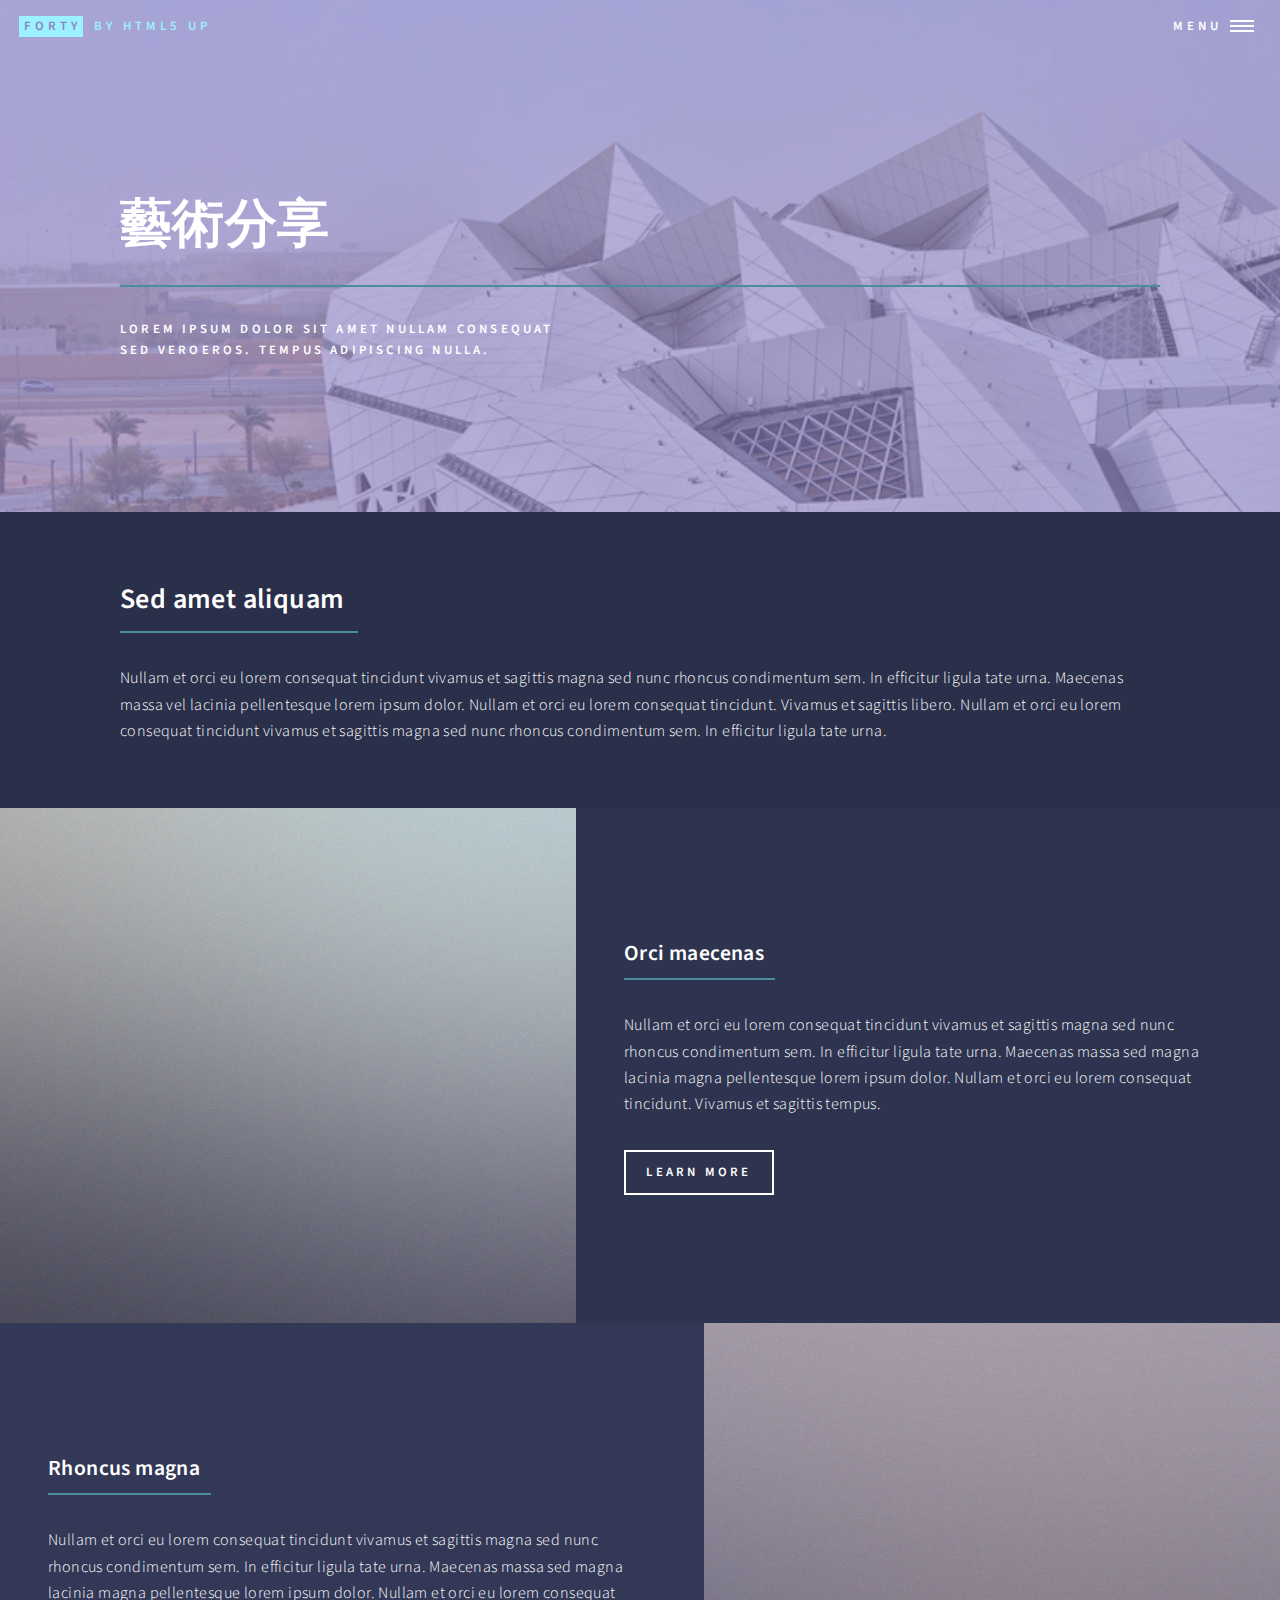
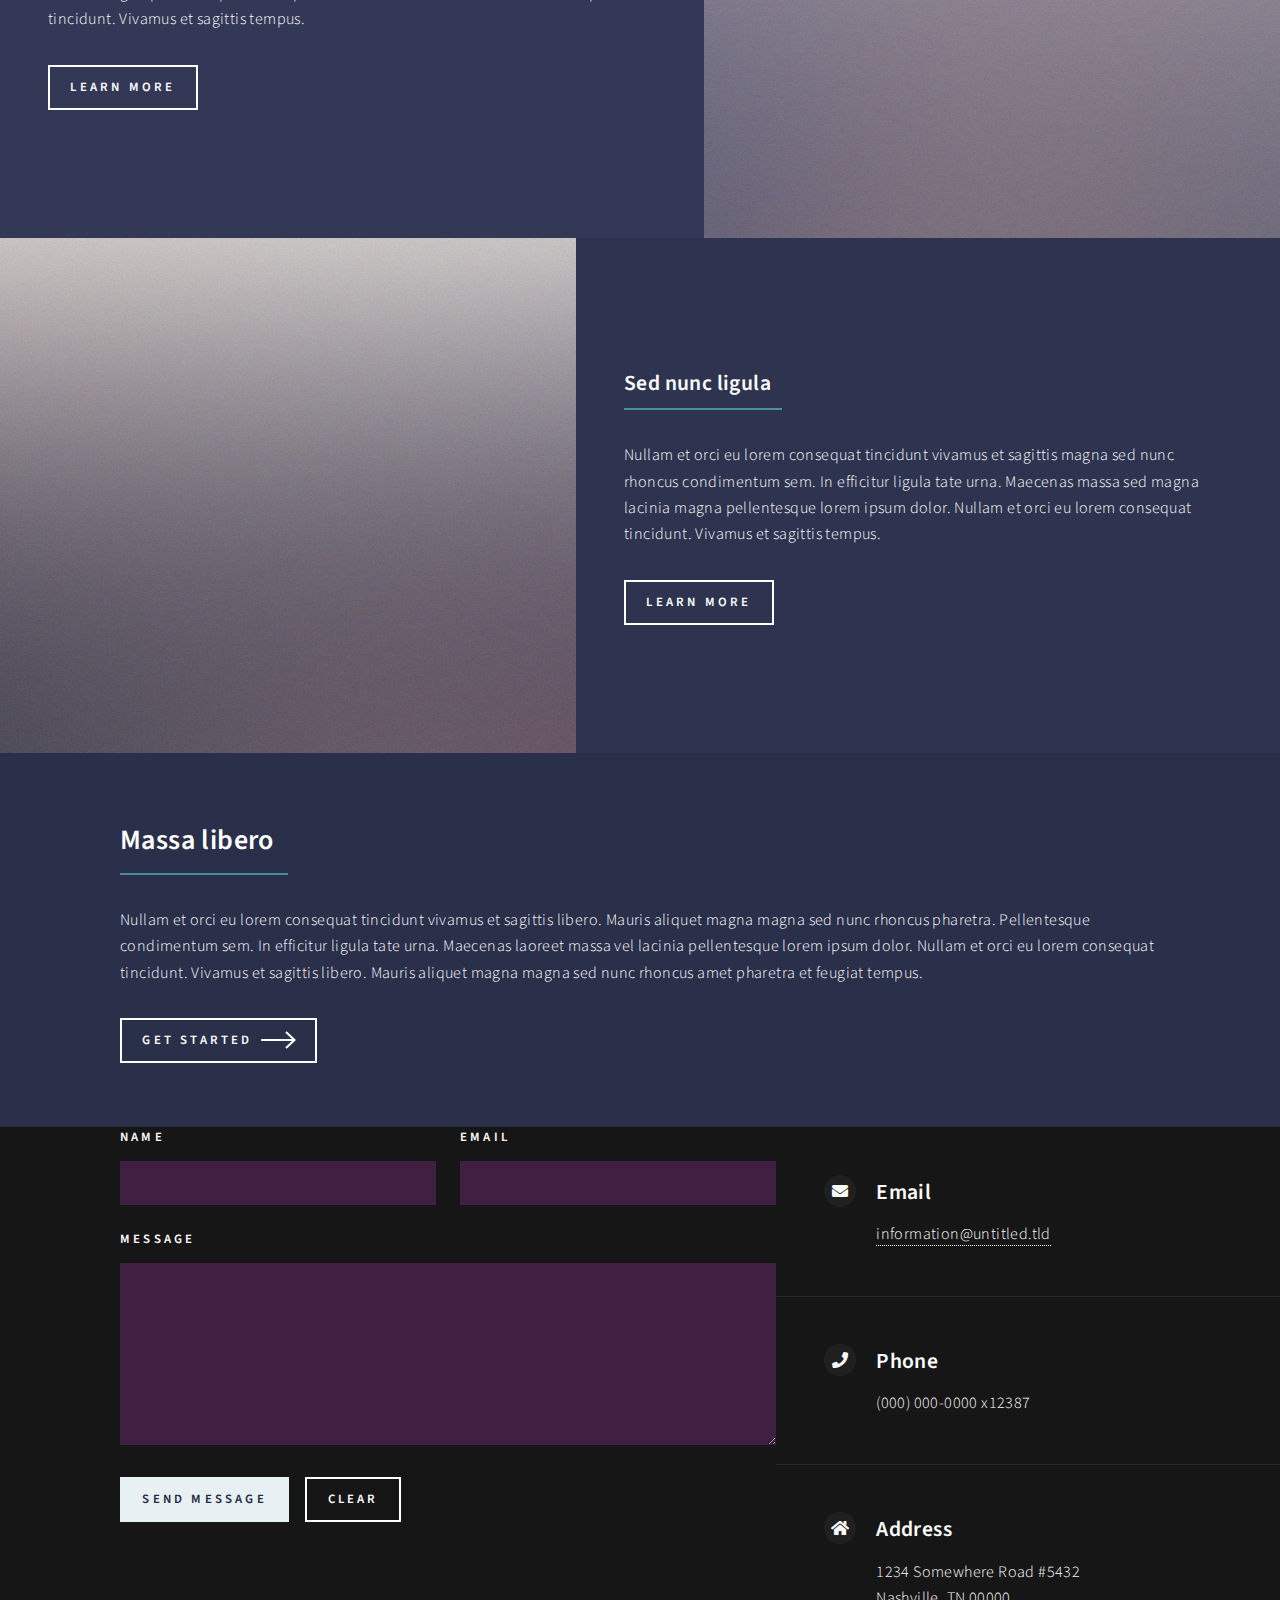
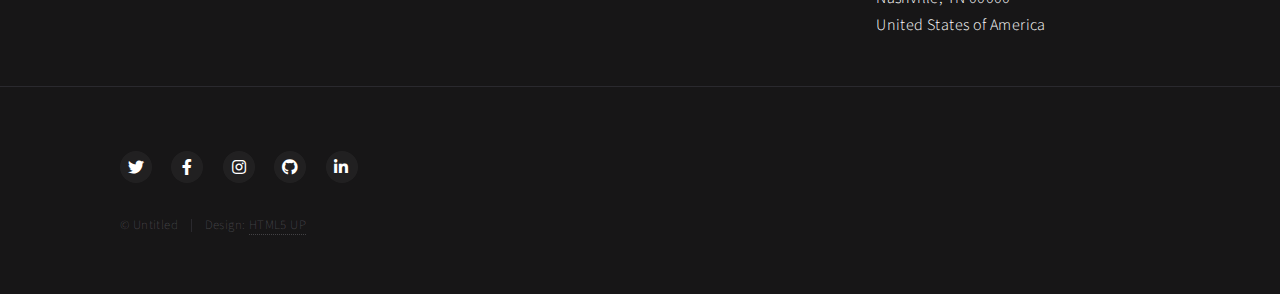
<file: 6藝術分享.html>
<!DOCTYPE HTML>
<!--
	Forty by HTML5 UP
	html5up.net | @ajlkn
	Free for personal and commercial use under the CCA 3.0 license (html5up.net/license)
-->
<html>
	<head>
		<title>Landing - Forty by HTML5 UP</title>
		<meta charset="utf-8" />
		<meta name="viewport" content="width=device-width, initial-scale=1, user-scalable=no" />
		<link rel="stylesheet" href="assets/css/main.css" />
		<noscript><link rel="stylesheet" href="assets/css/noscript.css" /></noscript>
	</head>
	<body class="is-preload">

		<!-- Wrapper -->
			<div id="wrapper">

				<!-- Header -->
				<!-- Note: The "styleN" class below should match that of the banner element. -->
					<header id="header" class="alt style2">
						<a href="index.html" class="logo"><strong>Forty</strong> <span>by HTML5 UP</span></a>
						<nav>
							<a href="#menu">Menu</a>
						</nav>
					</header>

				<!-- Menu -->
					<nav id="menu">
						<ul class="links">
							<li><a href="index.html">Home</a></li>
							<li><a href="landing.html">Landing</a></li>
							<li><a href="generic.html">Generic</a></li>
							<li><a href="elements.html">Elements</a></li>
						</ul>
						<ul class="actions stacked">
							<li><a href="#" class="button primary fit">Get Started</a></li>
							<li><a href="#" class="button fit">Log In</a></li>
						</ul>
					</nav>

				<!-- Banner -->
				<!-- Note: The "styleN" class below should match that of the header element. -->
					<section id="banner" class="style2">
						<div class="inner">
							<span class="image">
								<img src="images/pic07.jpg" alt="" />
							</span>
							<header class="major">
								<h1>藝術分享</h1>
							</header>
							<div class="content">
								<p>Lorem ipsum dolor sit amet nullam consequat<br />
								sed veroeros. tempus adipiscing nulla.</p>
							</div>
						</div>
					</section>

				<!-- Main -->
					<div id="main">

						<!-- One -->
							<section id="one">
								<div class="inner">
									<header class="major">
										<h2>Sed amet aliquam</h2>
									</header>
									<p>Nullam et orci eu lorem consequat tincidunt vivamus et sagittis magna sed nunc rhoncus condimentum sem. In efficitur ligula tate urna. Maecenas massa vel lacinia pellentesque lorem ipsum dolor. Nullam et orci eu lorem consequat tincidunt. Vivamus et sagittis libero. Nullam et orci eu lorem consequat tincidunt vivamus et sagittis magna sed nunc rhoncus condimentum sem. In efficitur ligula tate urna.</p>
								</div>
							</section>

						<!-- Two -->
							<section id="two" class="spotlights">
								<section>
									<a href="generic.html" class="image">
										<img src="images/pic08.jpg" alt="" data-position="center center" />
									</a>
									<div class="content">
										<div class="inner">
											<header class="major">
												<h3>Orci maecenas</h3>
											</header>
											<p>Nullam et orci eu lorem consequat tincidunt vivamus et sagittis magna sed nunc rhoncus condimentum sem. In efficitur ligula tate urna. Maecenas massa sed magna lacinia magna pellentesque lorem ipsum dolor. Nullam et orci eu lorem consequat tincidunt. Vivamus et sagittis tempus.</p>
											<ul class="actions">
												<li><a href="generic.html" class="button">Learn more</a></li>
											</ul>
										</div>
									</div>
								</section>
								<section>
									<a href="generic.html" class="image">
										<img src="images/pic09.jpg" alt="" data-position="top center" />
									</a>
									<div class="content">
										<div class="inner">
											<header class="major">
												<h3>Rhoncus magna</h3>
											</header>
											<p>Nullam et orci eu lorem consequat tincidunt vivamus et sagittis magna sed nunc rhoncus condimentum sem. In efficitur ligula tate urna. Maecenas massa sed magna lacinia magna pellentesque lorem ipsum dolor. Nullam et orci eu lorem consequat tincidunt. Vivamus et sagittis tempus.</p>
											<ul class="actions">
												<li><a href="generic.html" class="button">Learn more</a></li>
											</ul>
										</div>
									</div>
								</section>
								<section>
									<a href="generic.html" class="image">
										<img src="images/pic10.jpg" alt="" data-position="25% 25%" />
									</a>
									<div class="content">
										<div class="inner">
											<header class="major">
												<h3>Sed nunc ligula</h3>
											</header>
											<p>Nullam et orci eu lorem consequat tincidunt vivamus et sagittis magna sed nunc rhoncus condimentum sem. In efficitur ligula tate urna. Maecenas massa sed magna lacinia magna pellentesque lorem ipsum dolor. Nullam et orci eu lorem consequat tincidunt. Vivamus et sagittis tempus.</p>
											<ul class="actions">
												<li><a href="generic.html" class="button">Learn more</a></li>
											</ul>
										</div>
									</div>
								</section>
							</section>

						<!-- Three -->
							<section id="three">
								<div class="inner">
									<header class="major">
										<h2>Massa libero</h2>
									</header>
									<p>Nullam et orci eu lorem consequat tincidunt vivamus et sagittis libero. Mauris aliquet magna magna sed nunc rhoncus pharetra. Pellentesque condimentum sem. In efficitur ligula tate urna. Maecenas laoreet massa vel lacinia pellentesque lorem ipsum dolor. Nullam et orci eu lorem consequat tincidunt. Vivamus et sagittis libero. Mauris aliquet magna magna sed nunc rhoncus amet pharetra et feugiat tempus.</p>
									<ul class="actions">
										<li><a href="generic.html" class="button next">Get Started</a></li>
									</ul>
								</div>
							</section>

					</div>

				<!-- Contact -->
					<section id="contact">
						<div class="inner">
							<section>
								<form method="post" action="#">
									<div class="fields">
										<div class="field half">
											<label for="name">Name</label>
											<input type="text" name="name" id="name" />
										</div>
										<div class="field half">
											<label for="email">Email</label>
											<input type="text" name="email" id="email" />
										</div>
										<div class="field">
											<label for="message">Message</label>
											<textarea name="message" id="message" rows="6"></textarea>
										</div>
									</div>
									<ul class="actions">
										<li><input type="submit" value="Send Message" class="primary" /></li>
										<li><input type="reset" value="Clear" /></li>
									</ul>
								</form>
							</section>
							<section class="split">
								<section>
									<div class="contact-method">
										<span class="icon solid alt fa-envelope"></span>
										<h3>Email</h3>
										<a href="#">information@untitled.tld</a>
									</div>
								</section>
								<section>
									<div class="contact-method">
										<span class="icon solid alt fa-phone"></span>
										<h3>Phone</h3>
										<span>(000) 000-0000 x12387</span>
									</div>
								</section>
								<section>
									<div class="contact-method">
										<span class="icon solid alt fa-home"></span>
										<h3>Address</h3>
										<span>1234 Somewhere Road #5432<br />
										Nashville, TN 00000<br />
										United States of America</span>
									</div>
								</section>
							</section>
						</div>
					</section>

				<!-- Footer -->
					<footer id="footer">
						<div class="inner">
							<ul class="icons">
								<li><a href="#" class="icon brands alt fa-twitter"><span class="label">Twitter</span></a></li>
								<li><a href="#" class="icon brands alt fa-facebook-f"><span class="label">Facebook</span></a></li>
								<li><a href="#" class="icon brands alt fa-instagram"><span class="label">Instagram</span></a></li>
								<li><a href="#" class="icon brands alt fa-github"><span class="label">GitHub</span></a></li>
								<li><a href="#" class="icon brands alt fa-linkedin-in"><span class="label">LinkedIn</span></a></li>
							</ul>
							<ul class="copyright">
								<li>&copy; Untitled</li><li>Design: <a href="https://html5up.net">HTML5 UP</a></li>
							</ul>
						</div>
					</footer>

			</div>

		<!-- Scripts -->
			<script src="assets/js/jquery.min.js"></script>
			<script src="assets/js/jquery.scrolly.min.js"></script>
			<script src="assets/js/jquery.scrollex.min.js"></script>
			<script src="assets/js/browser.min.js"></script>
			<script src="assets/js/breakpoints.min.js"></script>
			<script src="assets/js/util.js"></script>
			<script src="assets/js/main.js"></script>

	</body>
</html>
</file>
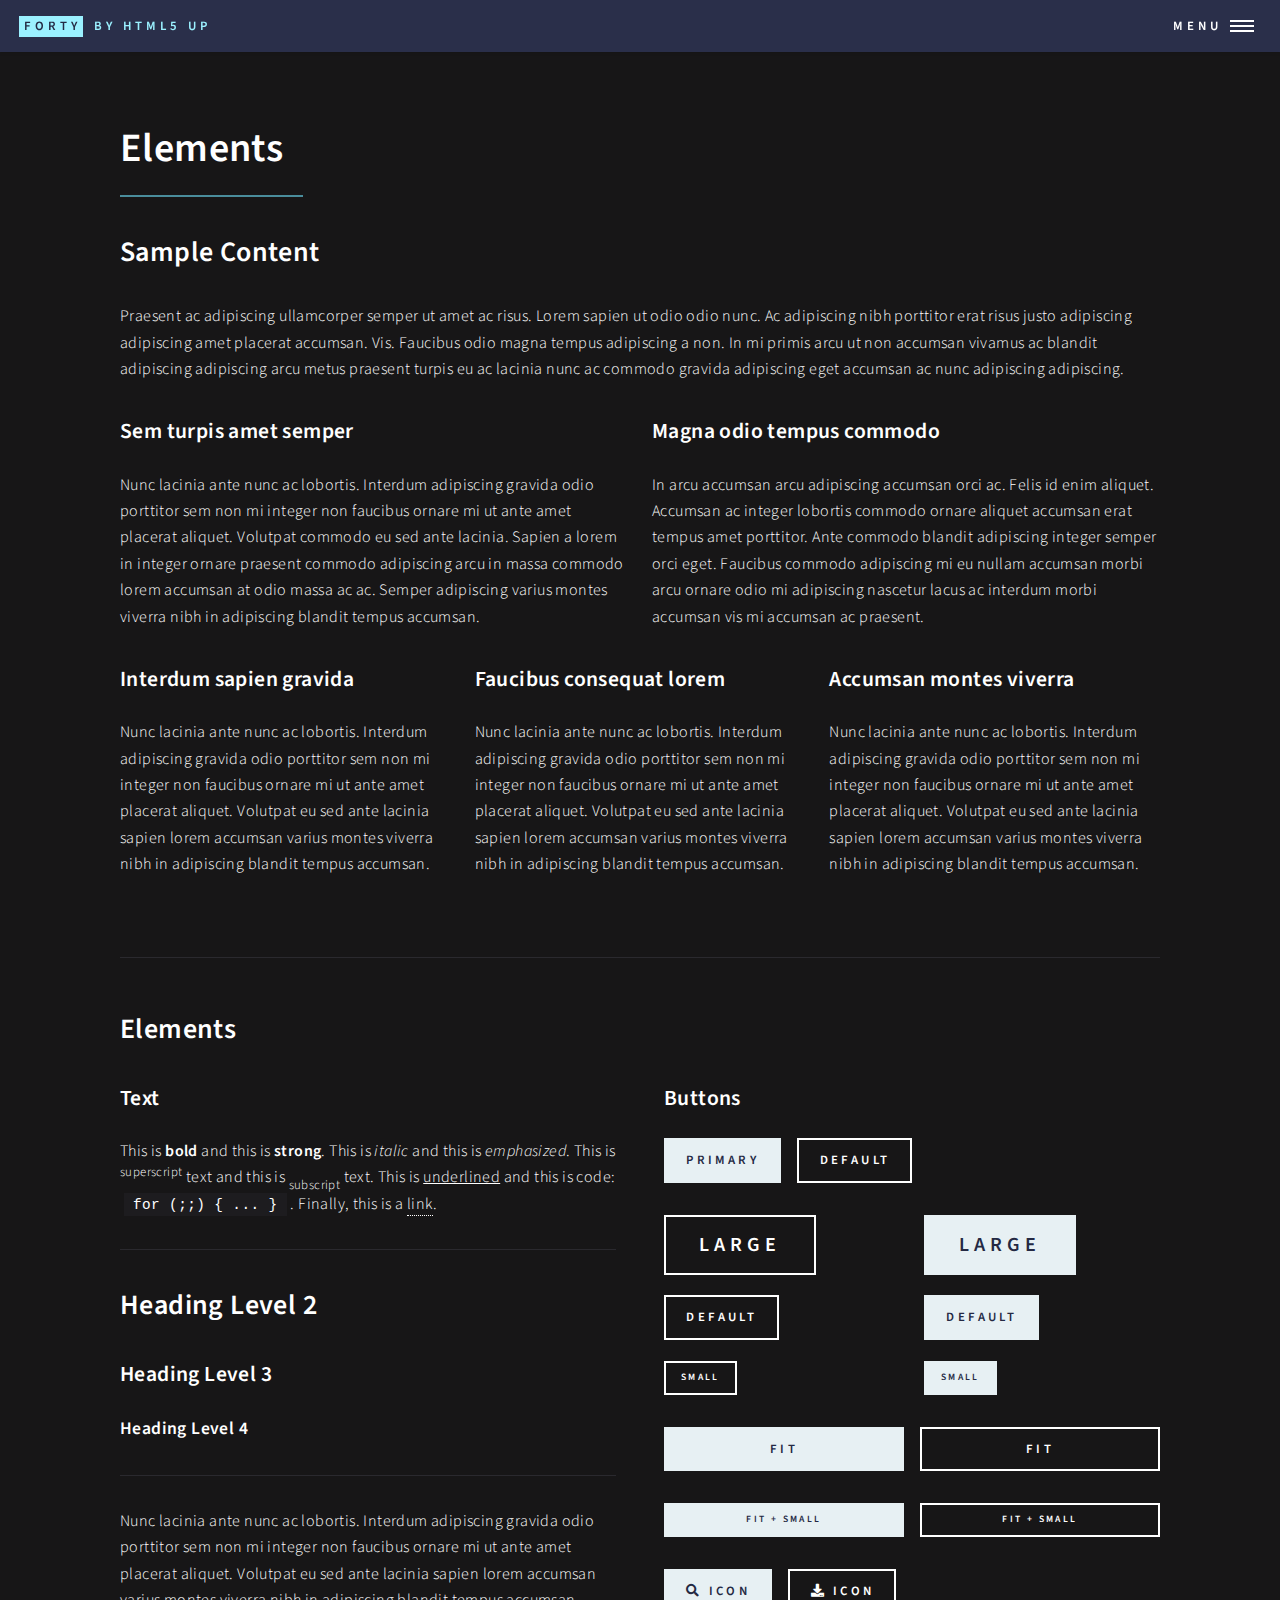
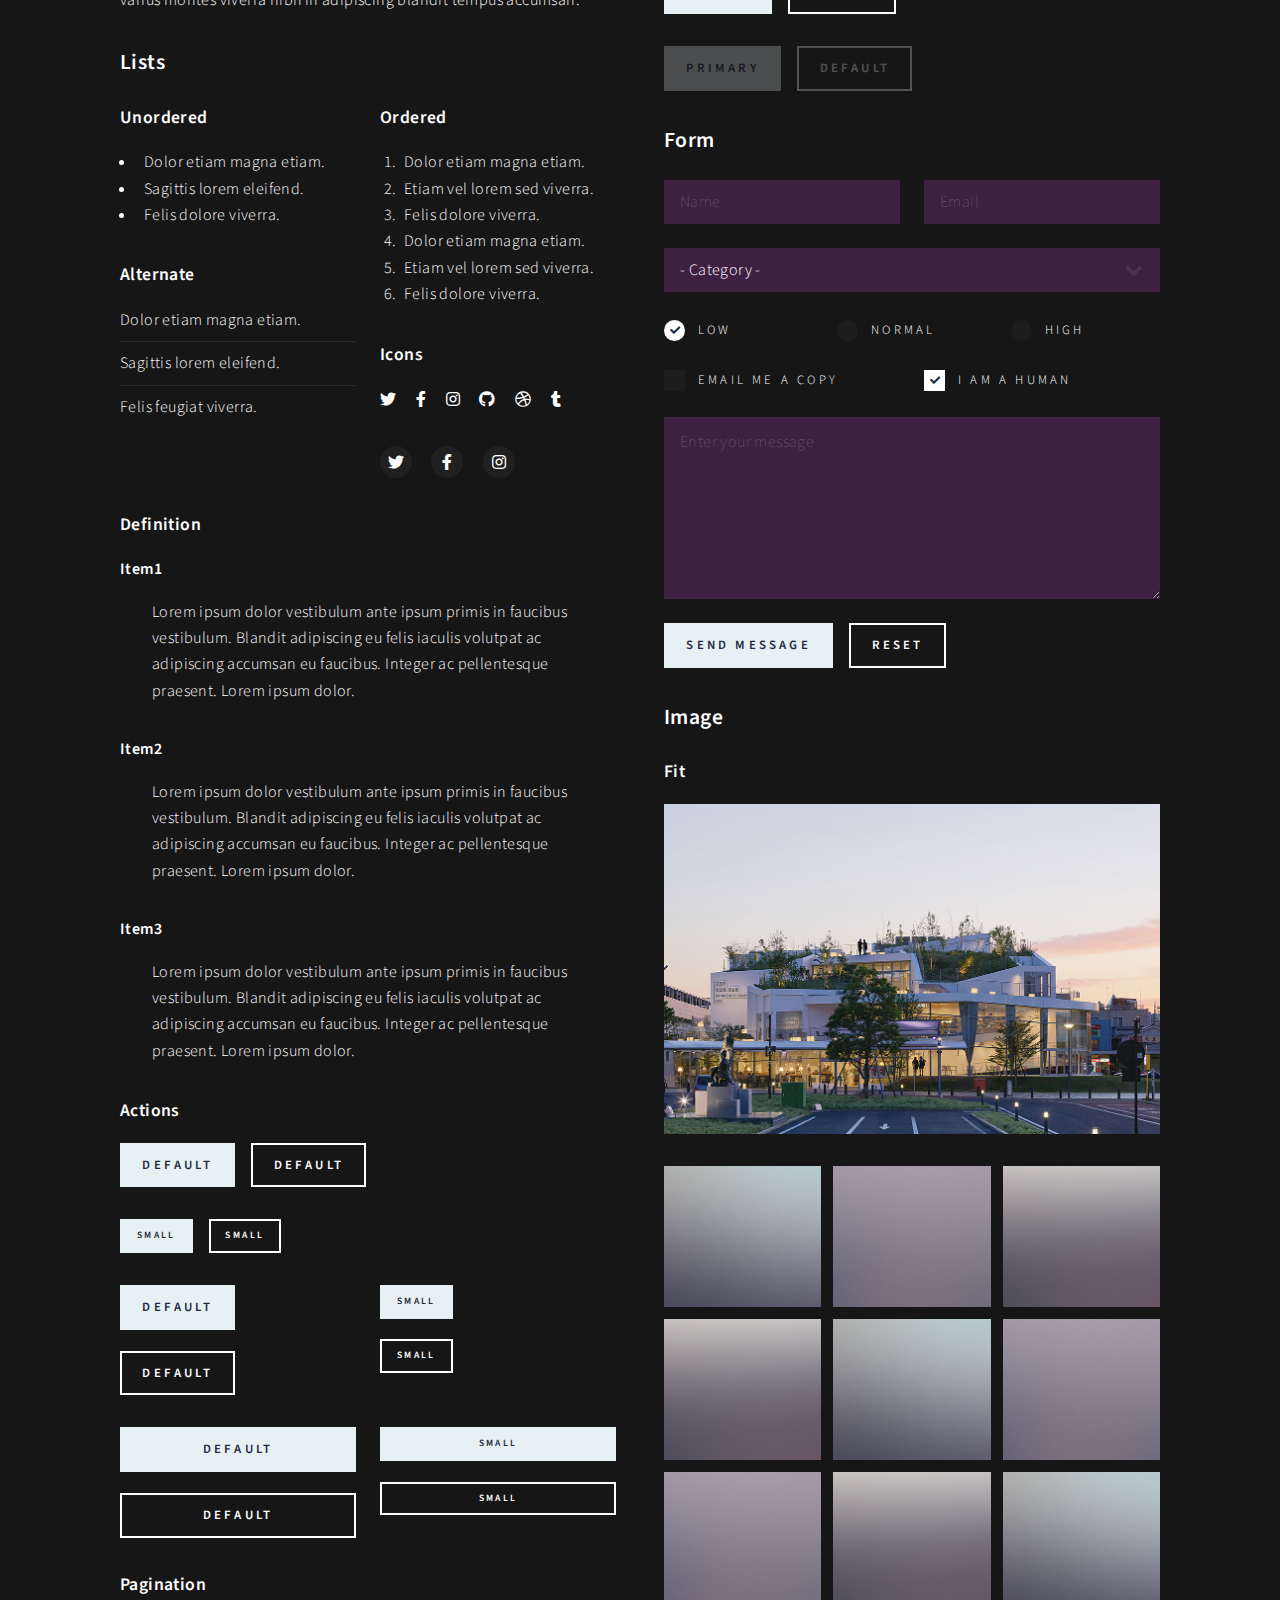
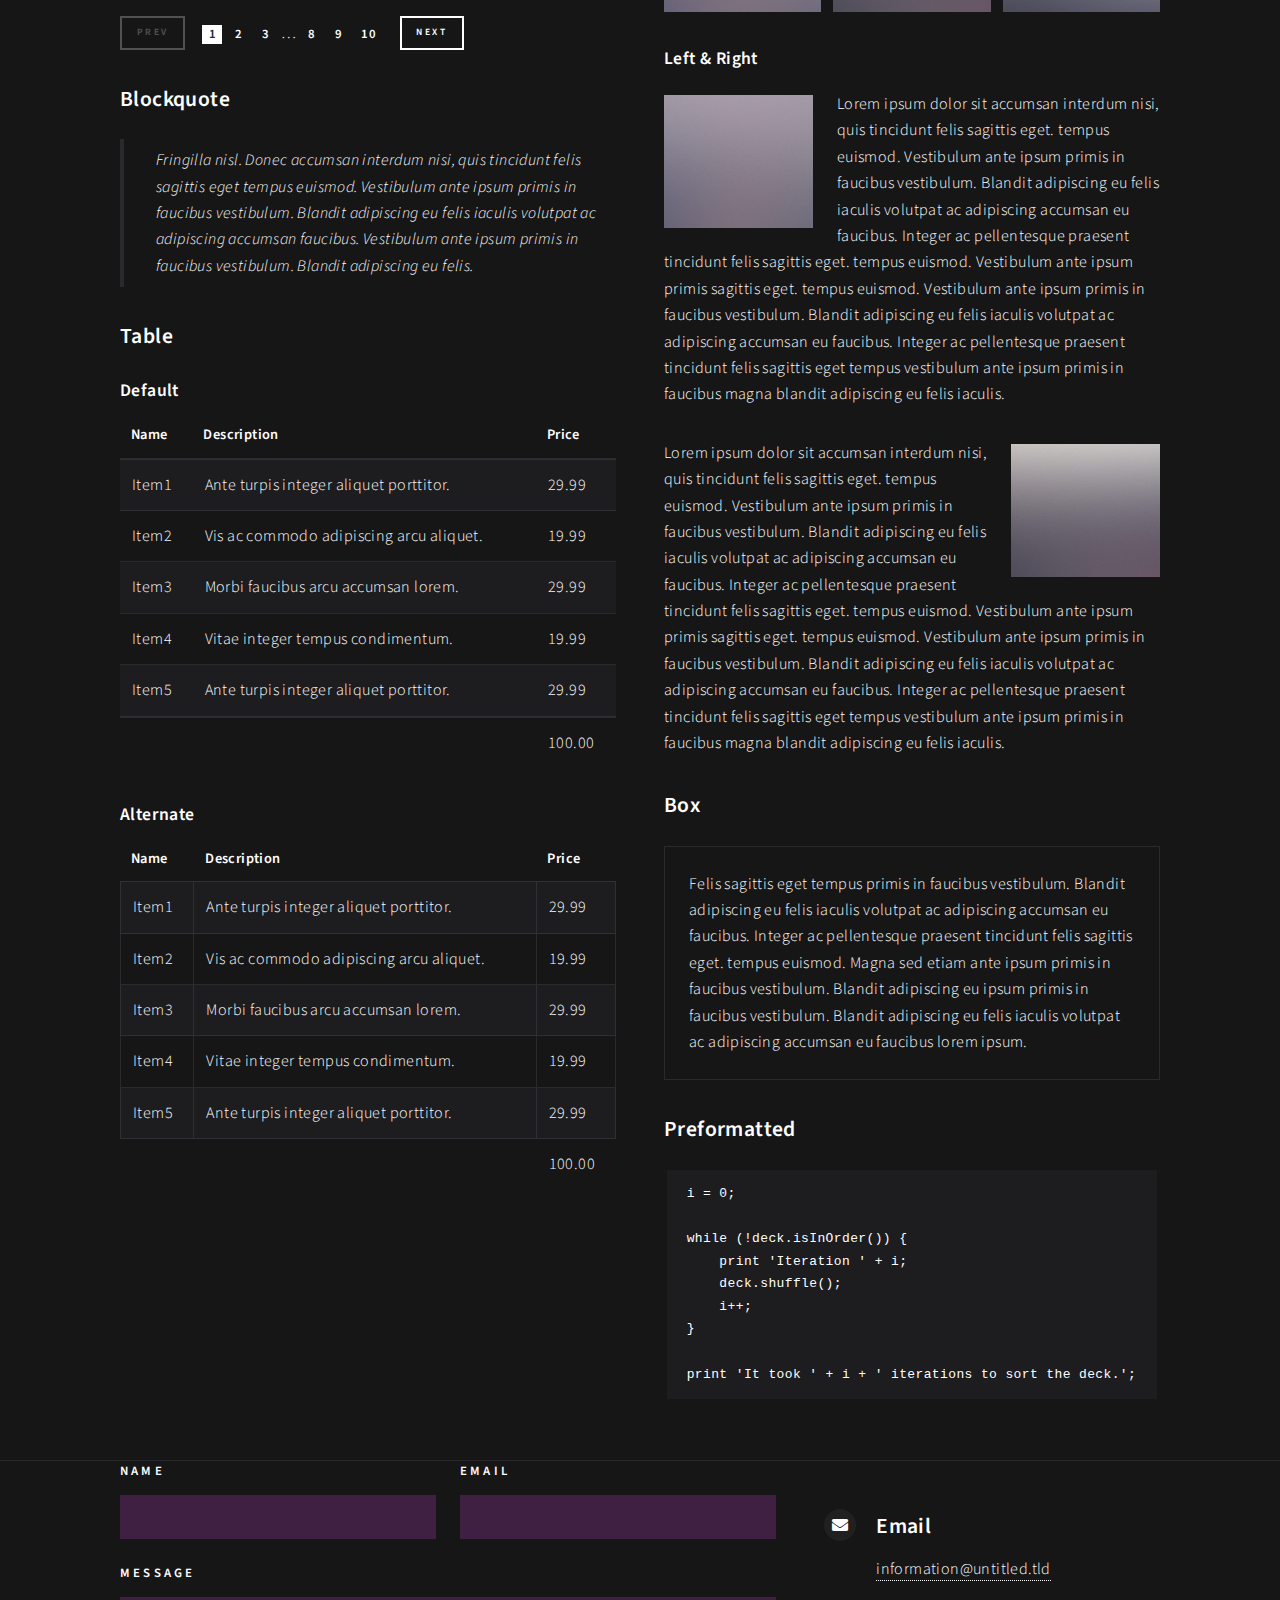
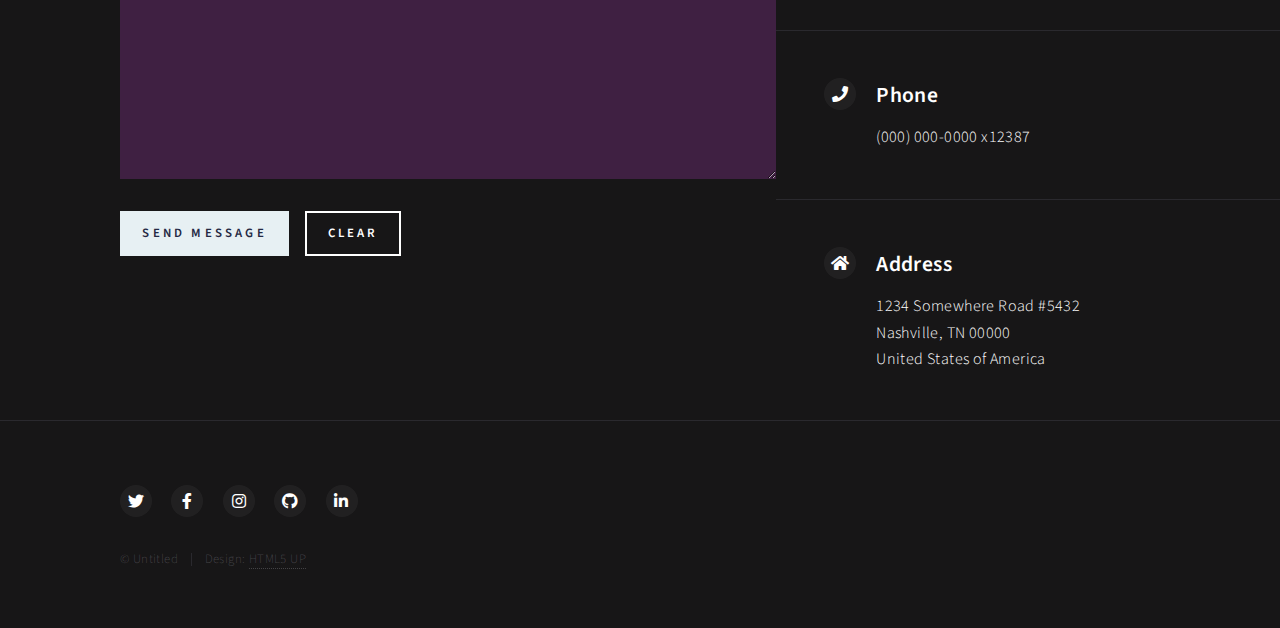
<file: elements.html>
<!DOCTYPE HTML>
<!--
	Forty by HTML5 UP
	html5up.net | @ajlkn
	Free for personal and commercial use under the CCA 3.0 license (html5up.net/license)
-->
<html>
	<head>
		<title>Elements - Forty by HTML5 UP</title>
		<meta charset="utf-8" />
		<meta name="viewport" content="width=device-width, initial-scale=1, user-scalable=no" />
		<link rel="stylesheet" href="assets/css/main.css" />
		<noscript><link rel="stylesheet" href="assets/css/noscript.css" /></noscript>
	</head>
	<body class="is-preload">

		<!-- Wrapper -->
			<div id="wrapper">

				<!-- Header -->
					<header id="header">
						<a href="index.html" class="logo"><strong>Forty</strong> <span>by HTML5 UP</span></a>
						<nav>
							<a href="#menu">Menu</a>
						</nav>
					</header>

				<!-- Menu -->
					<nav id="menu">
						<ul class="links">
							<li><a href="index.html">Home</a></li>
							<li><a href="landing.html">Landing</a></li>
							<li><a href="generic.html">Generic</a></li>
							<li><a href="elements.html">Elements</a></li>
						</ul>
						<ul class="actions stacked">
							<li><a href="#" class="button primary fit">Get Started</a></li>
							<li><a href="#" class="button fit">Log In</a></li>
						</ul>
					</nav>

				<!-- Main -->
					<div id="main" class="alt">

						<!-- One -->
							<section id="one">
								<div class="inner">
									<header class="major">
										<h1>Elements</h1>
									</header>

									<!-- Content -->
										<h2 id="content">Sample Content</h2>
										<p>Praesent ac adipiscing ullamcorper semper ut amet ac risus. Lorem sapien ut odio odio nunc. Ac adipiscing nibh porttitor erat risus justo adipiscing adipiscing amet placerat accumsan. Vis. Faucibus odio magna tempus adipiscing a non. In mi primis arcu ut non accumsan vivamus ac blandit adipiscing adipiscing arcu metus praesent turpis eu ac lacinia nunc ac commodo gravida adipiscing eget accumsan ac nunc adipiscing adipiscing.</p>
										<div class="row">
											<div class="col-6 col-12-small">
												<h3>Sem turpis amet semper</h3>
												<p>Nunc lacinia ante nunc ac lobortis. Interdum adipiscing gravida odio porttitor sem non mi integer non faucibus ornare mi ut ante amet placerat aliquet. Volutpat commodo eu sed ante lacinia. Sapien a lorem in integer ornare praesent commodo adipiscing arcu in massa commodo lorem accumsan at odio massa ac ac. Semper adipiscing varius montes viverra nibh in adipiscing blandit tempus accumsan.</p>
											</div>
											<div class="col-6 col-12-small">
												<h3>Magna odio tempus commodo</h3>
												<p>In arcu accumsan arcu adipiscing accumsan orci ac. Felis id enim aliquet. Accumsan ac integer lobortis commodo ornare aliquet accumsan erat tempus amet porttitor. Ante commodo blandit adipiscing integer semper orci eget. Faucibus commodo adipiscing mi eu nullam accumsan morbi arcu ornare odio mi adipiscing nascetur lacus ac interdum morbi accumsan vis mi accumsan ac praesent.</p>
											</div>
											<!-- Break -->
											<div class="col-4 col-12-medium">
												<h3>Interdum sapien gravida</h3>
												<p>Nunc lacinia ante nunc ac lobortis. Interdum adipiscing gravida odio porttitor sem non mi integer non faucibus ornare mi ut ante amet placerat aliquet. Volutpat eu sed ante lacinia sapien lorem accumsan varius montes viverra nibh in adipiscing blandit tempus accumsan.</p>
											</div>
											<div class="col-4 col-12-medium">
												<h3>Faucibus consequat lorem</h3>
												<p>Nunc lacinia ante nunc ac lobortis. Interdum adipiscing gravida odio porttitor sem non mi integer non faucibus ornare mi ut ante amet placerat aliquet. Volutpat eu sed ante lacinia sapien lorem accumsan varius montes viverra nibh in adipiscing blandit tempus accumsan.</p>
											</div>
											<div class="col-4 col-12-medium">
												<h3>Accumsan montes viverra</h3>
												<p>Nunc lacinia ante nunc ac lobortis. Interdum adipiscing gravida odio porttitor sem non mi integer non faucibus ornare mi ut ante amet placerat aliquet. Volutpat eu sed ante lacinia sapien lorem accumsan varius montes viverra nibh in adipiscing blandit tempus accumsan.</p>
											</div>
										</div>

									<hr class="major" />

									<!-- Elements -->
										<h2 id="elements">Elements</h2>
										<div class="row gtr-200">
											<div class="col-6 col-12-medium">

												<!-- Text stuff -->
													<h3>Text</h3>
													<p>This is <b>bold</b> and this is <strong>strong</strong>. This is <i>italic</i> and this is <em>emphasized</em>.
													This is <sup>superscript</sup> text and this is <sub>subscript</sub> text.
													This is <u>underlined</u> and this is code: <code>for (;;) { ... }</code>.
													Finally, this is a <a href="#">link</a>.</p>
													<hr />
													<h2>Heading Level 2</h2>
													<h3>Heading Level 3</h3>
													<h4>Heading Level 4</h4>
													<hr />
													<p>Nunc lacinia ante nunc ac lobortis. Interdum adipiscing gravida odio porttitor sem non mi integer non faucibus ornare mi ut ante amet placerat aliquet. Volutpat eu sed ante lacinia sapien lorem accumsan varius montes viverra nibh in adipiscing blandit tempus accumsan.</p>

												<!-- Lists -->
													<h3>Lists</h3>
													<div class="row">
														<div class="col-6 col-12-small">

															<h4>Unordered</h4>
															<ul>
																<li>Dolor etiam magna etiam.</li>
																<li>Sagittis lorem eleifend.</li>
																<li>Felis dolore viverra.</li>
															</ul>

															<h4>Alternate</h4>
															<ul class="alt">
																<li>Dolor etiam magna etiam.</li>
																<li>Sagittis lorem eleifend.</li>
																<li>Felis feugiat viverra.</li>
															</ul>

														</div>
														<div class="col-6 col-12-small">

															<h4>Ordered</h4>
															<ol>
																<li>Dolor etiam magna etiam.</li>
																<li>Etiam vel lorem sed viverra.</li>
																<li>Felis dolore viverra.</li>
																<li>Dolor etiam magna etiam.</li>
																<li>Etiam vel lorem sed viverra.</li>
																<li>Felis dolore viverra.</li>
															</ol>

															<h4>Icons</h4>
															<ul class="icons">
																<li><a href="#" class="icon brands fa-twitter"><span class="label">Twitter</span></a></li>
																<li><a href="#" class="icon brands fa-facebook-f"><span class="label">Facebook</span></a></li>
																<li><a href="#" class="icon brands fa-instagram"><span class="label">Instagram</span></a></li>
																<li><a href="#" class="icon brands fa-github"><span class="label">Github</span></a></li>
																<li><a href="#" class="icon brands fa-dribbble"><span class="label">Dribbble</span></a></li>
																<li><a href="#" class="icon brands fa-tumblr"><span class="label">Tumblr</span></a></li>
															</ul>
															<ul class="icons">
																<li><a href="#" class="icon brands alt fa-twitter"><span class="label">Twitter</span></a></li>
																<li><a href="#" class="icon brands alt fa-facebook-f"><span class="label">Facebook</span></a></li>
																<li><a href="#" class="icon brands alt fa-instagram"><span class="label">Instagram</span></a></li>
															</ul>

														</div>
													</div>
													<h4>Definition</h4>
													<dl>
														<dt>Item1</dt>
														<dd>
															<p>Lorem ipsum dolor vestibulum ante ipsum primis in faucibus vestibulum. Blandit adipiscing eu felis iaculis volutpat ac adipiscing accumsan eu faucibus. Integer ac pellentesque praesent. Lorem ipsum dolor.</p>
														</dd>
														<dt>Item2</dt>
														<dd>
															<p>Lorem ipsum dolor vestibulum ante ipsum primis in faucibus vestibulum. Blandit adipiscing eu felis iaculis volutpat ac adipiscing accumsan eu faucibus. Integer ac pellentesque praesent. Lorem ipsum dolor.</p>
														</dd>
														<dt>Item3</dt>
														<dd>
															<p>Lorem ipsum dolor vestibulum ante ipsum primis in faucibus vestibulum. Blandit adipiscing eu felis iaculis volutpat ac adipiscing accumsan eu faucibus. Integer ac pellentesque praesent. Lorem ipsum dolor.</p>
														</dd>
													</dl>

													<h4>Actions</h4>
													<ul class="actions">
														<li><a href="#" class="button primary">Default</a></li>
														<li><a href="#" class="button">Default</a></li>
													</ul>
													<ul class="actions small">
														<li><a href="#" class="button primary small">Small</a></li>
														<li><a href="#" class="button small">Small</a></li>
													</ul>
													<div class="row">
														<div class="col-6 col-12-small">
															<ul class="actions stacked">
																<li><a href="#" class="button primary">Default</a></li>
																<li><a href="#" class="button">Default</a></li>
															</ul>
														</div>
														<div class="col-6 col-12-small">
															<ul class="actions stacked">
																<li><a href="#" class="button primary small">Small</a></li>
																<li><a href="#" class="button small">Small</a></li>
															</ul>
														</div>
														<div class="col-6 col-12-small">
															<ul class="actions stacked">
																<li><a href="#" class="button primary fit">Default</a></li>
																<li><a href="#" class="button fit">Default</a></li>
															</ul>
														</div>
														<div class="col-6 col-12-small">
															<ul class="actions stacked">
																<li><a href="#" class="button primary small fit">Small</a></li>
																<li><a href="#" class="button small fit">Small</a></li>
															</ul>
														</div>
													</div>

													<h4>Pagination</h4>
													<ul class="pagination">
														<li><span class="button small disabled">Prev</span></li>
														<li><a href="#" class="page active">1</a></li>
														<li><a href="#" class="page">2</a></li>
														<li><a href="#" class="page">3</a></li>
														<li><span>&hellip;</span></li>
														<li><a href="#" class="page">8</a></li>
														<li><a href="#" class="page">9</a></li>
														<li><a href="#" class="page">10</a></li>
														<li><a href="#" class="button small">Next</a></li>
													</ul>

												<!-- Blockquote -->
													<h3>Blockquote</h3>
													<blockquote>Fringilla nisl. Donec accumsan interdum nisi, quis tincidunt felis sagittis eget tempus euismod. Vestibulum ante ipsum primis in faucibus vestibulum. Blandit adipiscing eu felis iaculis volutpat ac adipiscing accumsan faucibus. Vestibulum ante ipsum primis in faucibus vestibulum. Blandit adipiscing eu felis.</blockquote>

												<!-- Table -->
													<h3>Table</h3>

													<h4>Default</h4>
													<div class="table-wrapper">
														<table>
															<thead>
																<tr>
																	<th>Name</th>
																	<th>Description</th>
																	<th>Price</th>
																</tr>
															</thead>
															<tbody>
																<tr>
																	<td>Item1</td>
																	<td>Ante turpis integer aliquet porttitor.</td>
																	<td>29.99</td>
																</tr>
																<tr>
																	<td>Item2</td>
																	<td>Vis ac commodo adipiscing arcu aliquet.</td>
																	<td>19.99</td>
																</tr>
																<tr>
																	<td>Item3</td>
																	<td> Morbi faucibus arcu accumsan lorem.</td>
																	<td>29.99</td>
																</tr>
																<tr>
																	<td>Item4</td>
																	<td>Vitae integer tempus condimentum.</td>
																	<td>19.99</td>
																</tr>
																<tr>
																	<td>Item5</td>
																	<td>Ante turpis integer aliquet porttitor.</td>
																	<td>29.99</td>
																</tr>
															</tbody>
															<tfoot>
																<tr>
																	<td colspan="2"></td>
																	<td>100.00</td>
																</tr>
															</tfoot>
														</table>
													</div>

													<h4>Alternate</h4>
													<div class="table-wrapper">
														<table class="alt">
															<thead>
																<tr>
																	<th>Name</th>
																	<th>Description</th>
																	<th>Price</th>
																</tr>
															</thead>
															<tbody>
																<tr>
																	<td>Item1</td>
																	<td>Ante turpis integer aliquet porttitor.</td>
																	<td>29.99</td>
																</tr>
																<tr>
																	<td>Item2</td>
																	<td>Vis ac commodo adipiscing arcu aliquet.</td>
																	<td>19.99</td>
																</tr>
																<tr>
																	<td>Item3</td>
																	<td> Morbi faucibus arcu accumsan lorem.</td>
																	<td>29.99</td>
																</tr>
																<tr>
																	<td>Item4</td>
																	<td>Vitae integer tempus condimentum.</td>
																	<td>19.99</td>
																</tr>
																<tr>
																	<td>Item5</td>
																	<td>Ante turpis integer aliquet porttitor.</td>
																	<td>29.99</td>
																</tr>
															</tbody>
															<tfoot>
																<tr>
																	<td colspan="2"></td>
																	<td>100.00</td>
																</tr>
															</tfoot>
														</table>
													</div>

											</div>
											<div class="col-6 col-12-medium">

												<!-- Buttons -->
													<h3>Buttons</h3>
													<ul class="actions">
														<li><a href="#" class="button primary">Primary</a></li>
														<li><a href="#" class="button">Default</a></li>
													</ul>
													<div class="row">
														<div class="col-6 col-12-xsmall">
															<ul class="actions stacked">
																<li><a href="#" class="button large">Large</a></li>
																<li><a href="#" class="button">Default</a></li>
																<li><a href="#" class="button small">Small</a></li>
															</ul>
														</div>
														<div class="col-6 col-12-xsmall">
															<ul class="actions stacked">
																<li><a href="#" class="button primary large">Large</a></li>
																<li><a href="#" class="button primary">Default</a></li>
																<li><a href="#" class="button primary small">Small</a></li>
															</ul>
														</div>
													</div>
													<ul class="actions fit">
														<li><a href="#" class="button primary fit">Fit</a></li>
														<li><a href="#" class="button fit">Fit</a></li>
													</ul>
													<ul class="actions fit small">
														<li><a href="#" class="button primary fit small">Fit + Small</a></li>
														<li><a href="#" class="button fit small">Fit + Small</a></li>
													</ul>
													<ul class="actions">
														<li><a href="#" class="button primary icon solid fa-search">Icon</a></li>
														<li><a href="#" class="button icon solid fa-download">Icon</a></li>
													</ul>
													<ul class="actions">
														<li><span class="button primary disabled">Primary</span></li>
														<li><span class="button disabled">Default</span></li>
													</ul>

												<!-- Form -->
													<h3>Form</h3>

													<form method="post" action="#">
														<div class="row gtr-uniform">
															<div class="col-6 col-12-xsmall">
																<input type="text" name="demo-name" id="demo-name" value="" placeholder="Name" />
															</div>
															<div class="col-6 col-12-xsmall">
																<input type="email" name="demo-email" id="demo-email" value="" placeholder="Email" />
															</div>
															<!-- Break -->
															<div class="col-12">
																<select name="demo-category" id="demo-category">
																	<option value="">- Category -</option>
																	<option value="1">Manufacturing</option>
																	<option value="1">Shipping</option>
																	<option value="1">Administration</option>
																	<option value="1">Human Resources</option>
																</select>
															</div>
															<!-- Break -->
															<div class="col-4 col-12-small">
																<input type="radio" id="demo-priority-low" name="demo-priority" checked>
																<label for="demo-priority-low">Low</label>
															</div>
															<div class="col-4 col-12-small">
																<input type="radio" id="demo-priority-normal" name="demo-priority">
																<label for="demo-priority-normal">Normal</label>
															</div>
															<div class="col-4 col-12-small">
																<input type="radio" id="demo-priority-high" name="demo-priority">
																<label for="demo-priority-high">High</label>
															</div>
															<!-- Break -->
															<div class="col-6 col-12-small">
																<input type="checkbox" id="demo-copy" name="demo-copy">
																<label for="demo-copy">Email me a copy</label>
															</div>
															<div class="col-6 col-12-small">
																<input type="checkbox" id="demo-human" name="demo-human" checked>
																<label for="demo-human">I am a human</label>
															</div>
															<!-- Break -->
															<div class="col-12">
																<textarea name="demo-message" id="demo-message" placeholder="Enter your message" rows="6"></textarea>
															</div>
															<!-- Break -->
															<div class="col-12">
																<ul class="actions">
																	<li><input type="submit" value="Send Message" class="primary" /></li>
																	<li><input type="reset" value="Reset" /></li>
																</ul>
															</div>
														</div>
													</form>

												<!-- Image -->
													<h3>Image</h3>

													<h4>Fit</h4>
													<span class="image fit"><img src="images/pic03.jpg" alt="" /></span>
													<div class="box alt">
														<div class="row gtr-50 gtr-uniform">
															<div class="col-4"><span class="image fit"><img src="images/pic08.jpg" alt="" /></span></div>
															<div class="col-4"><span class="image fit"><img src="images/pic09.jpg" alt="" /></span></div>
															<div class="col-4"><span class="image fit"><img src="images/pic10.jpg" alt="" /></span></div>
															<!-- Break -->
															<div class="col-4"><span class="image fit"><img src="images/pic10.jpg" alt="" /></span></div>
															<div class="col-4"><span class="image fit"><img src="images/pic08.jpg" alt="" /></span></div>
															<div class="col-4"><span class="image fit"><img src="images/pic09.jpg" alt="" /></span></div>
															<!-- Break -->
															<div class="col-4"><span class="image fit"><img src="images/pic09.jpg" alt="" /></span></div>
															<div class="col-4"><span class="image fit"><img src="images/pic10.jpg" alt="" /></span></div>
															<div class="col-4"><span class="image fit"><img src="images/pic08.jpg" alt="" /></span></div>
														</div>
													</div>

													<h4>Left &amp; Right</h4>
													<p><span class="image left"><img src="images/pic09.jpg" alt="" /></span>Lorem ipsum dolor sit accumsan interdum nisi, quis tincidunt felis sagittis eget. tempus euismod. Vestibulum ante ipsum primis in faucibus vestibulum. Blandit adipiscing eu felis iaculis volutpat ac adipiscing accumsan eu faucibus. Integer ac pellentesque praesent tincidunt felis sagittis eget. tempus euismod. Vestibulum ante ipsum primis sagittis eget. tempus euismod. Vestibulum ante ipsum primis in faucibus vestibulum. Blandit adipiscing eu felis iaculis volutpat ac adipiscing accumsan eu faucibus. Integer ac pellentesque praesent tincidunt felis sagittis eget tempus vestibulum ante ipsum primis in faucibus magna blandit adipiscing eu felis iaculis.</p>
													<p><span class="image right"><img src="images/pic10.jpg" alt="" /></span>Lorem ipsum dolor sit accumsan interdum nisi, quis tincidunt felis sagittis eget. tempus euismod. Vestibulum ante ipsum primis in faucibus vestibulum. Blandit adipiscing eu felis iaculis volutpat ac adipiscing accumsan eu faucibus. Integer ac pellentesque praesent tincidunt felis sagittis eget. tempus euismod. Vestibulum ante ipsum primis sagittis eget. tempus euismod. Vestibulum ante ipsum primis in faucibus vestibulum. Blandit adipiscing eu felis iaculis volutpat ac adipiscing accumsan eu faucibus. Integer ac pellentesque praesent tincidunt felis sagittis eget tempus vestibulum ante ipsum primis in faucibus magna blandit adipiscing eu felis iaculis.</p>

												<!-- Box -->
													<h3>Box</h3>
													<div class="box">
														<p>Felis sagittis eget tempus primis in faucibus vestibulum. Blandit adipiscing eu felis iaculis volutpat ac adipiscing accumsan eu faucibus. Integer ac pellentesque praesent tincidunt felis sagittis eget. tempus euismod. Magna sed etiam ante ipsum primis in faucibus vestibulum. Blandit adipiscing eu ipsum primis in faucibus vestibulum. Blandit adipiscing eu felis iaculis volutpat ac adipiscing accumsan eu faucibus lorem ipsum.</p>
													</div>

												<!-- Preformatted Code -->
													<h3>Preformatted</h3>
													<pre><code>i = 0;

while (!deck.isInOrder()) {
    print 'Iteration ' + i;
    deck.shuffle();
    i++;
}

print 'It took ' + i + ' iterations to sort the deck.';
</code></pre>

											</div>
										</div>

								</div>
							</section>

					</div>

				<!-- Contact -->
					<section id="contact">
						<div class="inner">
							<section>
								<form method="post" action="#">
									<div class="fields">
										<div class="field half">
											<label for="name">Name</label>
											<input type="text" name="name" id="name" />
										</div>
										<div class="field half">
											<label for="email">Email</label>
											<input type="text" name="email" id="email" />
										</div>
										<div class="field">
											<label for="message">Message</label>
											<textarea name="message" id="message" rows="6"></textarea>
										</div>
									</div>
									<ul class="actions">
										<li><input type="submit" value="Send Message" class="primary" /></li>
										<li><input type="reset" value="Clear" /></li>
									</ul>
								</form>
							</section>
							<section class="split">
								<section>
									<div class="contact-method">
										<span class="icon solid alt fa-envelope"></span>
										<h3>Email</h3>
										<a href="#">information@untitled.tld</a>
									</div>
								</section>
								<section>
									<div class="contact-method">
										<span class="icon solid alt fa-phone"></span>
										<h3>Phone</h3>
										<span>(000) 000-0000 x12387</span>
									</div>
								</section>
								<section>
									<div class="contact-method">
										<span class="icon solid alt fa-home"></span>
										<h3>Address</h3>
										<span>1234 Somewhere Road #5432<br />
										Nashville, TN 00000<br />
										United States of America</span>
									</div>
								</section>
							</section>
						</div>
					</section>

				<!-- Footer -->
					<footer id="footer">
						<div class="inner">
							<ul class="icons">
								<li><a href="#" class="icon brands alt fa-twitter"><span class="label">Twitter</span></a></li>
								<li><a href="#" class="icon brands alt fa-facebook-f"><span class="label">Facebook</span></a></li>
								<li><a href="#" class="icon brands alt fa-instagram"><span class="label">Instagram</span></a></li>
								<li><a href="#" class="icon brands alt fa-github"><span class="label">GitHub</span></a></li>
								<li><a href="#" class="icon brands alt fa-linkedin-in"><span class="label">LinkedIn</span></a></li>
							</ul>
							<ul class="copyright">
								<li>&copy; Untitled</li><li>Design: <a href="https://html5up.net">HTML5 UP</a></li>
							</ul>
						</div>
					</footer>

			</div>

		<!-- Scripts -->
			<script src="assets/js/jquery.min.js"></script>
			<script src="assets/js/jquery.scrolly.min.js"></script>
			<script src="assets/js/jquery.scrollex.min.js"></script>
			<script src="assets/js/browser.min.js"></script>
			<script src="assets/js/breakpoints.min.js"></script>
			<script src="assets/js/util.js"></script>
			<script src="assets/js/main.js"></script>

	</body>
</html>
</file>
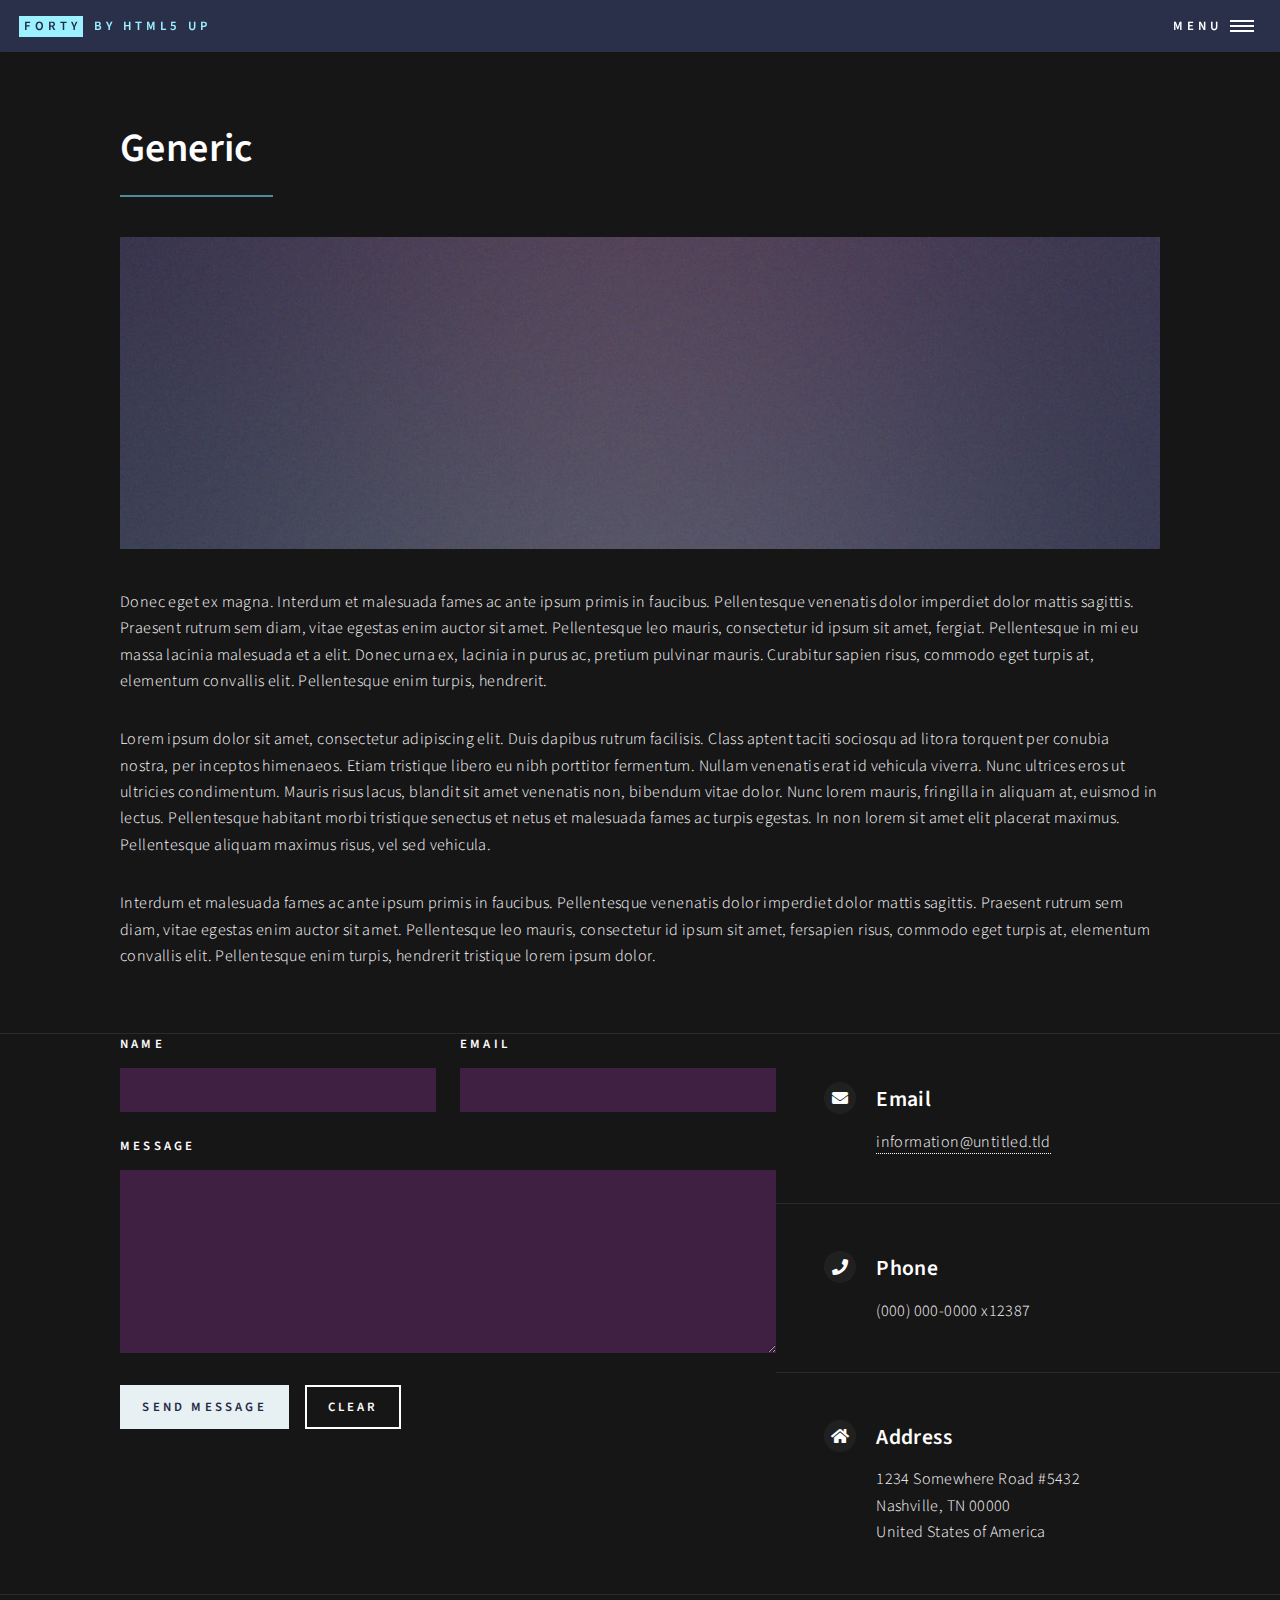
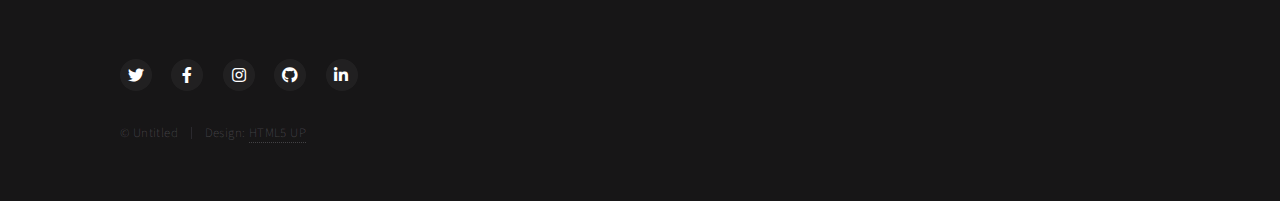
<file: generic.html>
<!DOCTYPE HTML>
<!--
	Forty by HTML5 UP
	html5up.net | @ajlkn
	Free for personal and commercial use under the CCA 3.0 license (html5up.net/license)
-->
<html>
	<head>
		<title>Generic - Forty by HTML5 UP</title>
		<meta charset="utf-8" />
		<meta name="viewport" content="width=device-width, initial-scale=1, user-scalable=no" />
		<link rel="stylesheet" href="assets/css/main.css" />
		<noscript><link rel="stylesheet" href="assets/css/noscript.css" /></noscript>
	</head>
	<body class="is-preload">

		<!-- Wrapper -->
			<div id="wrapper">

				<!-- Header -->
					<header id="header">
						<a href="index.html" class="logo"><strong>Forty</strong> <span>by HTML5 UP</span></a>
						<nav>
							<a href="#menu">Menu</a>
						</nav>
					</header>

				<!-- Menu -->
					<nav id="menu">
						<ul class="links">
							<li><a href="index.html">Home</a></li>
							<li><a href="landing.html">Landing</a></li>
							<li><a href="generic.html">Generic</a></li>
							<li><a href="elements.html">Elements</a></li>
						</ul>
						<ul class="actions stacked">
							<li><a href="#" class="button primary fit">Get Started</a></li>
							<li><a href="#" class="button fit">Log In</a></li>
						</ul>
					</nav>

				<!-- Main -->
					<div id="main" class="alt">

						<!-- One -->
							<section id="one">
								<div class="inner">
									<header class="major">
										<h1>Generic</h1>
									</header>
									<span class="image main"><img src="images/pic11.jpg" alt="" /></span>
									<p>Donec eget ex magna. Interdum et malesuada fames ac ante ipsum primis in faucibus. Pellentesque venenatis dolor imperdiet dolor mattis sagittis. Praesent rutrum sem diam, vitae egestas enim auctor sit amet. Pellentesque leo mauris, consectetur id ipsum sit amet, fergiat. Pellentesque in mi eu massa lacinia malesuada et a elit. Donec urna ex, lacinia in purus ac, pretium pulvinar mauris. Curabitur sapien risus, commodo eget turpis at, elementum convallis elit. Pellentesque enim turpis, hendrerit.</p>
									<p>Lorem ipsum dolor sit amet, consectetur adipiscing elit. Duis dapibus rutrum facilisis. Class aptent taciti sociosqu ad litora torquent per conubia nostra, per inceptos himenaeos. Etiam tristique libero eu nibh porttitor fermentum. Nullam venenatis erat id vehicula viverra. Nunc ultrices eros ut ultricies condimentum. Mauris risus lacus, blandit sit amet venenatis non, bibendum vitae dolor. Nunc lorem mauris, fringilla in aliquam at, euismod in lectus. Pellentesque habitant morbi tristique senectus et netus et malesuada fames ac turpis egestas. In non lorem sit amet elit placerat maximus. Pellentesque aliquam maximus risus, vel sed vehicula.</p>
									<p>Interdum et malesuada fames ac ante ipsum primis in faucibus. Pellentesque venenatis dolor imperdiet dolor mattis sagittis. Praesent rutrum sem diam, vitae egestas enim auctor sit amet. Pellentesque leo mauris, consectetur id ipsum sit amet, fersapien risus, commodo eget turpis at, elementum convallis elit. Pellentesque enim turpis, hendrerit tristique lorem ipsum dolor.</p>
								</div>
							</section>

					</div>

				<!-- Contact -->
					<section id="contact">
						<div class="inner">
							<section>
								<form method="post" action="#">
									<div class="fields">
										<div class="field half">
											<label for="name">Name</label>
											<input type="text" name="name" id="name" />
										</div>
										<div class="field half">
											<label for="email">Email</label>
											<input type="text" name="email" id="email" />
										</div>
										<div class="field">
											<label for="message">Message</label>
											<textarea name="message" id="message" rows="6"></textarea>
										</div>
									</div>
									<ul class="actions">
										<li><input type="submit" value="Send Message" class="primary" /></li>
										<li><input type="reset" value="Clear" /></li>
									</ul>
								</form>
							</section>
							<section class="split">
								<section>
									<div class="contact-method">
										<span class="icon solid alt fa-envelope"></span>
										<h3>Email</h3>
										<a href="#">information@untitled.tld</a>
									</div>
								</section>
								<section>
									<div class="contact-method">
										<span class="icon solid alt fa-phone"></span>
										<h3>Phone</h3>
										<span>(000) 000-0000 x12387</span>
									</div>
								</section>
								<section>
									<div class="contact-method">
										<span class="icon solid alt fa-home"></span>
										<h3>Address</h3>
										<span>1234 Somewhere Road #5432<br />
										Nashville, TN 00000<br />
										United States of America</span>
									</div>
								</section>
							</section>
						</div>
					</section>

				<!-- Footer -->
					<footer id="footer">
						<div class="inner">
							<ul class="icons">
								<li><a href="#" class="icon brands alt fa-twitter"><span class="label">Twitter</span></a></li>
								<li><a href="#" class="icon brands alt fa-facebook-f"><span class="label">Facebook</span></a></li>
								<li><a href="#" class="icon brands alt fa-instagram"><span class="label">Instagram</span></a></li>
								<li><a href="#" class="icon brands alt fa-github"><span class="label">GitHub</span></a></li>
								<li><a href="#" class="icon brands alt fa-linkedin-in"><span class="label">LinkedIn</span></a></li>
							</ul>
							<ul class="copyright">
								<li>&copy; Untitled</li><li>Design: <a href="https://html5up.net">HTML5 UP</a></li>
							</ul>
						</div>
					</footer>

			</div>

		<!-- Scripts -->
			<script src="assets/js/jquery.min.js"></script>
			<script src="assets/js/jquery.scrolly.min.js"></script>
			<script src="assets/js/jquery.scrollex.min.js"></script>
			<script src="assets/js/browser.min.js"></script>
			<script src="assets/js/breakpoints.min.js"></script>
			<script src="assets/js/util.js"></script>
			<script src="assets/js/main.js"></script>

	</body>
</html>
</file>
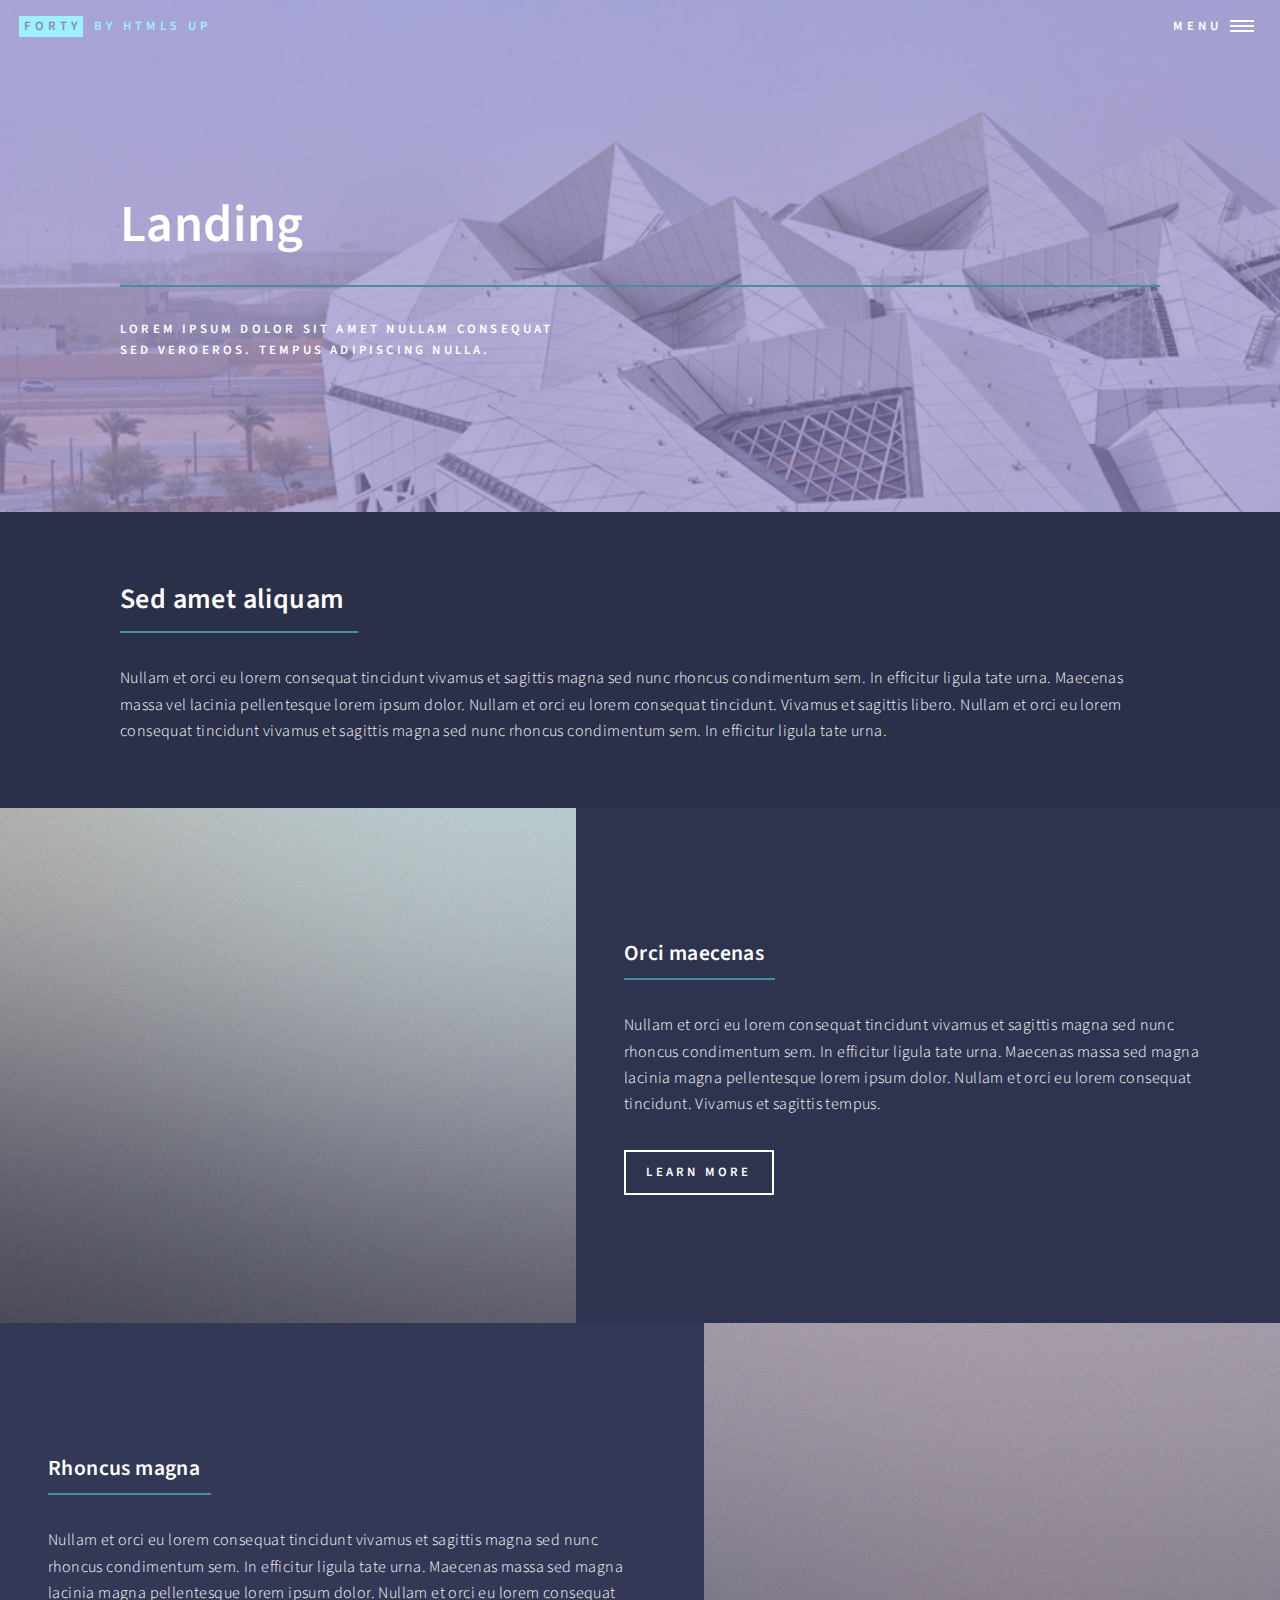
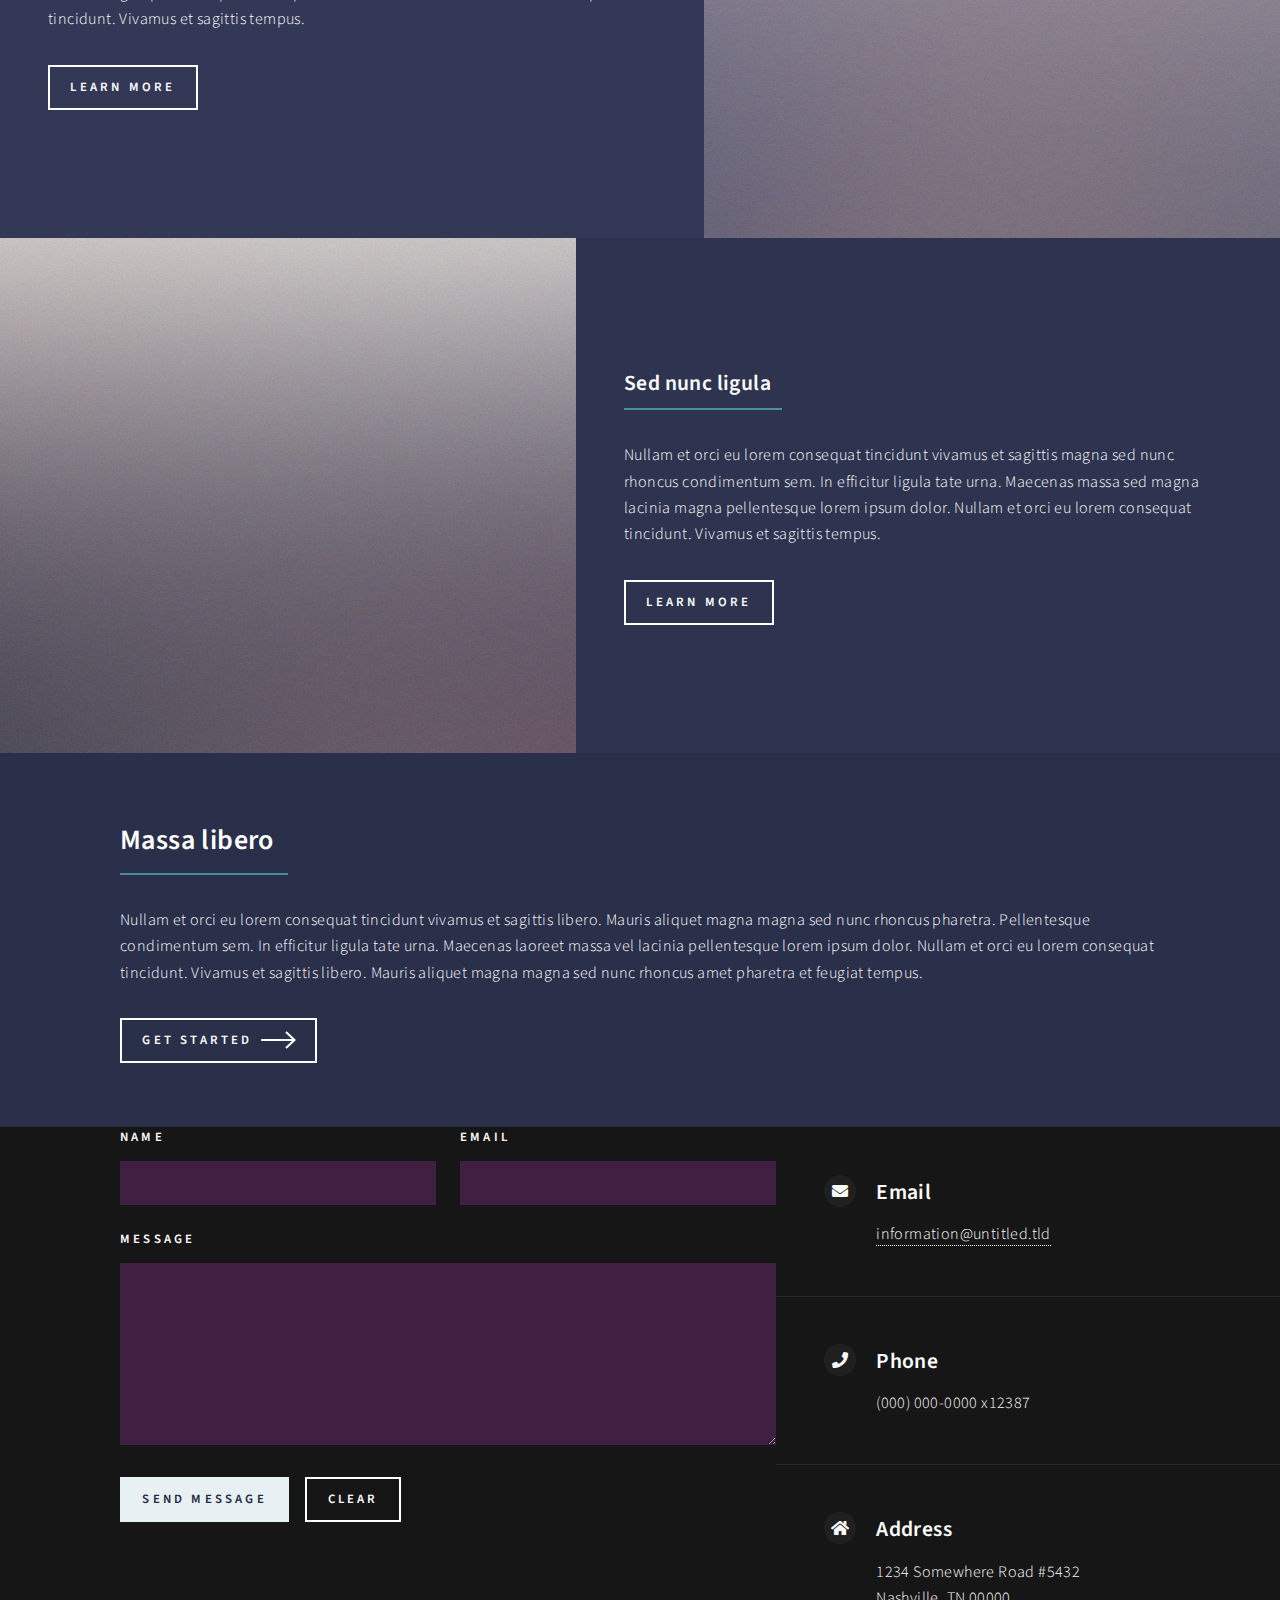
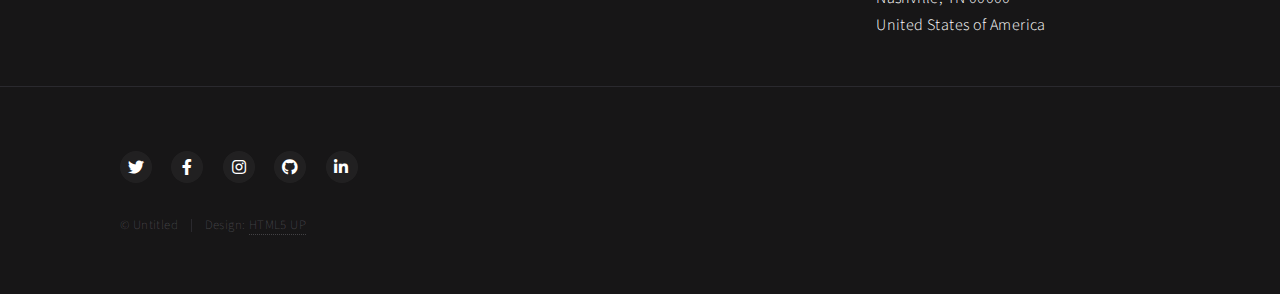
<file: landing copy.html>
<!DOCTYPE HTML>
<!--
	Forty by HTML5 UP
	html5up.net | @ajlkn
	Free for personal and commercial use under the CCA 3.0 license (html5up.net/license)
-->
<html>
	<head>
		<title>Landing - Forty by HTML5 UP</title>
		<meta charset="utf-8" />
		<meta name="viewport" content="width=device-width, initial-scale=1, user-scalable=no" />
		<link rel="stylesheet" href="assets/css/main.css" />
		<noscript><link rel="stylesheet" href="assets/css/noscript.css" /></noscript>
	</head>
	<body class="is-preload">

		<!-- Wrapper -->
			<div id="wrapper">

				<!-- Header -->
				<!-- Note: The "styleN" class below should match that of the banner element. -->
					<header id="header" class="alt style2">
						<a href="index.html" class="logo"><strong>Forty</strong> <span>by HTML5 UP</span></a>
						<nav>
							<a href="#menu">Menu</a>
						</nav>
					</header>

				<!-- Menu -->
					<nav id="menu">
						<ul class="links">
							<li><a href="index.html">Home</a></li>
							<li><a href="landing.html">Landing</a></li>
							<li><a href="generic.html">Generic</a></li>
							<li><a href="elements.html">Elements</a></li>
						</ul>
						<ul class="actions stacked">
							<li><a href="#" class="button primary fit">Get Started</a></li>
							<li><a href="#" class="button fit">Log In</a></li>
						</ul>
					</nav>

				<!-- Banner -->
				<!-- Note: The "styleN" class below should match that of the header element. -->
					<section id="banner" class="style2">
						<div class="inner">
							<span class="image">
								<img src="images/pic07.jpg" alt="" />
							</span>
							<header class="major">
								<h1>Landing</h1>
							</header>
							<div class="content">
								<p>Lorem ipsum dolor sit amet nullam consequat<br />
								sed veroeros. tempus adipiscing nulla.</p>
							</div>
						</div>
					</section>

				<!-- Main -->
					<div id="main">

						<!-- One -->
							<section id="one">
								<div class="inner">
									<header class="major">
										<h2>Sed amet aliquam</h2>
									</header>
									<p>Nullam et orci eu lorem consequat tincidunt vivamus et sagittis magna sed nunc rhoncus condimentum sem. In efficitur ligula tate urna. Maecenas massa vel lacinia pellentesque lorem ipsum dolor. Nullam et orci eu lorem consequat tincidunt. Vivamus et sagittis libero. Nullam et orci eu lorem consequat tincidunt vivamus et sagittis magna sed nunc rhoncus condimentum sem. In efficitur ligula tate urna.</p>
								</div>
							</section>

						<!-- Two -->
							<section id="two" class="spotlights">
								<section>
									<a href="generic.html" class="image">
										<img src="images/pic08.jpg" alt="" data-position="center center" />
									</a>
									<div class="content">
										<div class="inner">
											<header class="major">
												<h3>Orci maecenas</h3>
											</header>
											<p>Nullam et orci eu lorem consequat tincidunt vivamus et sagittis magna sed nunc rhoncus condimentum sem. In efficitur ligula tate urna. Maecenas massa sed magna lacinia magna pellentesque lorem ipsum dolor. Nullam et orci eu lorem consequat tincidunt. Vivamus et sagittis tempus.</p>
											<ul class="actions">
												<li><a href="generic.html" class="button">Learn more</a></li>
											</ul>
										</div>
									</div>
								</section>
								<section>
									<a href="generic.html" class="image">
										<img src="images/pic09.jpg" alt="" data-position="top center" />
									</a>
									<div class="content">
										<div class="inner">
											<header class="major">
												<h3>Rhoncus magna</h3>
											</header>
											<p>Nullam et orci eu lorem consequat tincidunt vivamus et sagittis magna sed nunc rhoncus condimentum sem. In efficitur ligula tate urna. Maecenas massa sed magna lacinia magna pellentesque lorem ipsum dolor. Nullam et orci eu lorem consequat tincidunt. Vivamus et sagittis tempus.</p>
											<ul class="actions">
												<li><a href="generic.html" class="button">Learn more</a></li>
											</ul>
										</div>
									</div>
								</section>
								<section>
									<a href="generic.html" class="image">
										<img src="images/pic10.jpg" alt="" data-position="25% 25%" />
									</a>
									<div class="content">
										<div class="inner">
											<header class="major">
												<h3>Sed nunc ligula</h3>
											</header>
											<p>Nullam et orci eu lorem consequat tincidunt vivamus et sagittis magna sed nunc rhoncus condimentum sem. In efficitur ligula tate urna. Maecenas massa sed magna lacinia magna pellentesque lorem ipsum dolor. Nullam et orci eu lorem consequat tincidunt. Vivamus et sagittis tempus.</p>
											<ul class="actions">
												<li><a href="generic.html" class="button">Learn more</a></li>
											</ul>
										</div>
									</div>
								</section>
							</section>

						<!-- Three -->
							<section id="three">
								<div class="inner">
									<header class="major">
										<h2>Massa libero</h2>
									</header>
									<p>Nullam et orci eu lorem consequat tincidunt vivamus et sagittis libero. Mauris aliquet magna magna sed nunc rhoncus pharetra. Pellentesque condimentum sem. In efficitur ligula tate urna. Maecenas laoreet massa vel lacinia pellentesque lorem ipsum dolor. Nullam et orci eu lorem consequat tincidunt. Vivamus et sagittis libero. Mauris aliquet magna magna sed nunc rhoncus amet pharetra et feugiat tempus.</p>
									<ul class="actions">
										<li><a href="generic.html" class="button next">Get Started</a></li>
									</ul>
								</div>
							</section>

					</div>

				<!-- Contact -->
					<section id="contact">
						<div class="inner">
							<section>
								<form method="post" action="#">
									<div class="fields">
										<div class="field half">
											<label for="name">Name</label>
											<input type="text" name="name" id="name" />
										</div>
										<div class="field half">
											<label for="email">Email</label>
											<input type="text" name="email" id="email" />
										</div>
										<div class="field">
											<label for="message">Message</label>
											<textarea name="message" id="message" rows="6"></textarea>
										</div>
									</div>
									<ul class="actions">
										<li><input type="submit" value="Send Message" class="primary" /></li>
										<li><input type="reset" value="Clear" /></li>
									</ul>
								</form>
							</section>
							<section class="split">
								<section>
									<div class="contact-method">
										<span class="icon solid alt fa-envelope"></span>
										<h3>Email</h3>
										<a href="#">information@untitled.tld</a>
									</div>
								</section>
								<section>
									<div class="contact-method">
										<span class="icon solid alt fa-phone"></span>
										<h3>Phone</h3>
										<span>(000) 000-0000 x12387</span>
									</div>
								</section>
								<section>
									<div class="contact-method">
										<span class="icon solid alt fa-home"></span>
										<h3>Address</h3>
										<span>1234 Somewhere Road #5432<br />
										Nashville, TN 00000<br />
										United States of America</span>
									</div>
								</section>
							</section>
						</div>
					</section>

				<!-- Footer -->
					<footer id="footer">
						<div class="inner">
							<ul class="icons">
								<li><a href="#" class="icon brands alt fa-twitter"><span class="label">Twitter</span></a></li>
								<li><a href="#" class="icon brands alt fa-facebook-f"><span class="label">Facebook</span></a></li>
								<li><a href="#" class="icon brands alt fa-instagram"><span class="label">Instagram</span></a></li>
								<li><a href="#" class="icon brands alt fa-github"><span class="label">GitHub</span></a></li>
								<li><a href="#" class="icon brands alt fa-linkedin-in"><span class="label">LinkedIn</span></a></li>
							</ul>
							<ul class="copyright">
								<li>&copy; Untitled</li><li>Design: <a href="https://html5up.net">HTML5 UP</a></li>
							</ul>
						</div>
					</footer>

			</div>

		<!-- Scripts -->
			<script src="assets/js/jquery.min.js"></script>
			<script src="assets/js/jquery.scrolly.min.js"></script>
			<script src="assets/js/jquery.scrollex.min.js"></script>
			<script src="assets/js/browser.min.js"></script>
			<script src="assets/js/breakpoints.min.js"></script>
			<script src="assets/js/util.js"></script>
			<script src="assets/js/main.js"></script>

	</body>
</html>
</file>
<file: assets/css/noscript.css>
/*
	Forty by HTML5 UP
	html5up.net | @ajlkn
	Free for personal and commercial use under the CCA 3.0 license (html5up.net/license)
*/

/* Banner */

	body.is-preload #banner:after {
		opacity: 0.85;
	}

	body.is-preload #banner > .inner {
		-moz-filter: none;
		-webkit-filter: none;
		-ms-filter: none;
		filter: none;
		-moz-transform: none;
		-webkit-transform: none;
		-ms-transform: none;
		transform: none;
		opacity: 1;
	}
</file>
<file: 2作品集/assets/css/noscript.css>
/*
	Lens by HTML5 UP
	html5up.net | @ajlkn
	Free for personal and commercial use under the CCA 3.0 license (html5up.net/license)
*/

/* Main */

	#main {
		opacity: 1 !important;
		right: 0 !important;
	}

	body:before {
		content: 'Javascript is disabled :(';
		display: block;
		position: absolute;
		top: 50%;
		width: calc(100% - 22.5em * 0.333333333);
		height: 4em;
		margin-top: -2em;
		color: #282828;
		cursor: default;
		font-size: 3em;
		line-height: 4em;
		text-align: center;
		white-space: nowrap;
		left: 0;
	}
</file>
<file: 3風格/assets/css/noscript.css>
/*
	Phantom by HTML5 UP
	html5up.net | @ajlkn
	Free for personal and commercial use under the CCA 3.0 license (html5up.net/license)
*/

/* Tiles */

	body.is-preload .tiles article {
		-moz-transform: none;
		-webkit-transform: none;
		-ms-transform: none;
		transform: none;
		opacity: 1;
	}
</file>
<file: assets/js/html5up-lens/assets/css/noscript.css>
/*
	Lens by HTML5 UP
	html5up.net | @ajlkn
	Free for personal and commercial use under the CCA 3.0 license (html5up.net/license)
*/

/* Main */

	#main {
		opacity: 1 !important;
		right: 0 !important;
	}

	body:before {
		content: 'Javascript is disabled :(';
		display: block;
		position: absolute;
		top: 50%;
		width: calc(100% - 22.5em * 0.333333333);
		height: 4em;
		margin-top: -2em;
		color: #282828;
		cursor: default;
		font-size: 3em;
		line-height: 4em;
		text-align: center;
		white-space: nowrap;
		left: 0;
	}
</file>
<file: assets/css/main.css>
@import url(fontawesome-all.min.css);
@import url("https://fonts.googleapis.com/css?family=Source+Sans+Pro:300,300italic,600,600italic");

/*
	Forty by HTML5 UP
	html5up.net | @ajlkn
	Free for personal and commercial use under the CCA 3.0 license (html5up.net/license)
*/

html, body, div, span, applet, object,
iframe, h1, h2, h3, h4, h5, h6, p, blockquote,
pre, a, abbr, acronym, address, big, cite,
code, del, dfn, em, img, ins, kbd, q, s, samp,
small, strike, strong, sub, sup, tt, var, b,
u, i, center, dl, dt, dd, ol, ul, li, fieldset,
form, label, legend, table, caption, tbody,
tfoot, thead, tr, th, td, article, aside,
canvas, details, embed, figure, figcaption,
footer, header, hgroup, menu, nav, output, ruby,
section, summary, time, mark, audio, video {
	margin: 0;
	padding: 0;
	border: 0;
	font-size: 100%;
	font: inherit;
	vertical-align: baseline;}

article, aside, details, figcaption, figure,
footer, header, hgroup, menu, nav, section {
	display: block;}

body {
	line-height: 1;
}

ol, ul {
	list-style: none;
}

blockquote, q {
	quotes: none;
}

	blockquote:before, blockquote:after, q:before, q:after {
		content: '';
		content: none;
	}

table {
	border-collapse: collapse;
	border-spacing: 0;
}

body {
	-webkit-text-size-adjust: none;
}

mark {
	background-color: transparent;
	color: inherit;
}

input::-moz-focus-inner {
	border: 0;
	padding: 0;
}

input, select, textarea {
	-moz-appearance: none;
	-webkit-appearance: none;
	-ms-appearance: none;
	appearance: none;
}

/* Basic */

	@-ms-viewport {
		width: device-width;
	}

	body {
		-ms-overflow-style: scrollbar;
	}

	@media screen and (max-width: 480px) {

		html, body {
			min-width: 320px;
		}

	}

	html {
		box-sizing: border-box;
	}

	*, *:before, *:after {
		box-sizing: inherit;
	}

	body {
		background: #0e0d0ff6; /*更改底部背景*/
	}

		body.is-preload *, body.is-preload *:before, body.is-preload *:after {
			-moz-animation: none !important;
			-webkit-animation: none !important;
			-ms-animation: none !important;
			animation: none !important;
			-moz-transition: none !important;
			-webkit-transition: none !important;
			-ms-transition: none !important;
			transition: none !important;
		}

/* Type */

	body, input, select, textarea {
		color: #ffffff;
		font-family: "Source Sans Pro", Helvetica, sans-serif;
		font-size: 17pt;
		font-weight: 300;
		letter-spacing: 0.025em;
		line-height: 1.65;
	}

		@media screen and (max-width: 1680px) {

			body, input, select, textarea {
				font-size: 14pt;
			}

		}

		@media screen and (max-width: 1280px) {

			body, input, select, textarea {
				font-size: 12pt;
			}

		}

		@media screen and (max-width: 360px) {

			body, input, select, textarea {
				font-size: 11pt;
			}

		}

	a {
		-moz-transition: color 0.2s ease-in-out, border-bottom-color 0.2s ease-in-out;
		-webkit-transition: color 0.2s ease-in-out, border-bottom-color 0.2s ease-in-out;
		-ms-transition: color 0.2s ease-in-out, border-bottom-color 0.2s ease-in-out;
		transition: color 0.2s ease-in-out, border-bottom-color 0.2s ease-in-out;
		border-bottom: dotted 1px;
		color: inherit;
		text-decoration: none;
	}

		a:hover {
			border-bottom-color: transparent;
			color: #9bf1ff !important;
		}

		a:active {
			color: #53e3fb !important;
		}

	strong, b {
		color: #ffffff;
		font-weight: 600;
	}

	em, i {
		font-style: italic;
	}

	p {
		margin: 0 0 2em 0;
	}

	h1, h2, h3, h4, h5, h6 {
		color: #ffffff;
		font-weight: 600;
		line-height: 1.65;
		margin: 0 0 1em 0;
	}

		h1 a, h2 a, h3 a, h4 a, h5 a, h6 a {
			color: inherit;
			border-bottom: 0;
		}

	h1 {
		font-size: 2.5em;
	}

	h2 {
		font-size: 1.75em;
	}

	h3 {
		font-size: 1.35em;
	}

	h4 {
		font-size: 1.1em;
	}

	h5 {
		font-size: 0.9em;
	}

	h6 {
		font-size: 0.7em;
	}

	@media screen and (max-width: 736px) {

		h1 {
			font-size: 2em;
		}

		h2 {
			font-size: 1.5em;
		}

		h3 {
			font-size: 1.25em;
		}

	}

	sub {
		font-size: 0.8em;
		position: relative;
		top: 0.5em;
	}

	sup {
		font-size: 0.8em;
		position: relative;
		top: -0.5em;
	}

	blockquote {
		border-left: solid 4px rgba(212, 212, 255, 0.1);
		font-style: italic;
		margin: 0 0 2em 0;
		padding: 0.5em 0 0.5em 2em;
	}

	code {
		background: rgba(212, 212, 255, 0.035);
		font-family: "Courier New", monospace;
		font-size: 0.9em;
		margin: 0 0.25em;
		padding: 0.25em 0.65em;
	}

	pre {
		-webkit-overflow-scrolling: touch;
		font-family: "Courier New", monospace;
		font-size: 0.9em;
		margin: 0 0 2em 0;
	}

		pre code {
			display: block;
			line-height: 1.75;
			padding: 1em 1.5em;
			overflow-x: auto;
		}

	hr {
		border: 0;
		border-bottom: solid 1px rgba(212, 212, 255, 0.1);
		margin: 2em 0;
	}

		hr.major {
			margin: 3em 0;
		}

	.align-left {
		text-align: left;
	}

	.align-center {
		text-align: center;
	}

	.align-right {
		text-align: right;
	}

/* Row */

	.row {
		display: flex;
		flex-wrap: wrap;
		box-sizing: border-box;
		align-items: stretch;
	}

		.row > * {
			box-sizing: border-box;
		}

		.row.gtr-uniform > * > :last-child {
			margin-bottom: 0;
		}

		.row.aln-left {
			justify-content: flex-start;
		}

		.row.aln-center {
			justify-content: center;
		}

		.row.aln-right {
			justify-content: flex-end;
		}

		.row.aln-top {
			align-items: flex-start;
		}

		.row.aln-middle {
			align-items: center;
		}

		.row.aln-bottom {
			align-items: flex-end;
		}

		.row > .imp {
			order: -1;
		}

		.row > .col-1 {
			width: 8.33333%;
		}

		.row > .off-1 {
			margin-left: 8.33333%;
		}

		.row > .col-2 {
			width: 16.66667%;
		}

		.row > .off-2 {
			margin-left: 16.66667%;
		}

		.row > .col-3 {
			width: 25%;
		}

		.row > .off-3 {
			margin-left: 25%;
		}

		.row > .col-4 {
			width: 33.33333%;
		}

		.row > .off-4 {
			margin-left: 33.33333%;
		}

		.row > .col-5 {
			width: 41.66667%;
		}

		.row > .off-5 {
			margin-left: 41.66667%;
		}

		.row > .col-6 {
			width: 50%;
		}

		.row > .off-6 {
			margin-left: 50%;
		}

		.row > .col-7 {
			width: 58.33333%;
		}

		.row > .off-7 {
			margin-left: 58.33333%;
		}

		.row > .col-8 {
			width: 66.66667%;
		}

		.row > .off-8 {
			margin-left: 66.66667%;
		}

		.row > .col-9 {
			width: 75%;
		}

		.row > .off-9 {
			margin-left: 75%;
		}

		.row > .col-10 {
			width: 83.33333%;
		}

		.row > .off-10 {
			margin-left: 83.33333%;
		}

		.row > .col-11 {
			width: 91.66667%;
		}

		.row > .off-11 {
			margin-left: 91.66667%;
		}

		.row > .col-12 {
			width: 100%;
		}

		.row > .off-12 {
			margin-left: 100%;
		}

		.row.gtr-0 {
			margin-top: 0;
			margin-left: 0em;
		}

			.row.gtr-0 > * {
				padding: 0 0 0 0em;
			}

			.row.gtr-0.gtr-uniform {
				margin-top: 0em;
			}

				.row.gtr-0.gtr-uniform > * {
					padding-top: 0em;
				}

		.row.gtr-25 {
			margin-top: 0;
			margin-left: -0.5em;
		}

			.row.gtr-25 > * {
				padding: 0 0 0 0.5em;
			}

			.row.gtr-25.gtr-uniform {
				margin-top: -0.5em;
			}

				.row.gtr-25.gtr-uniform > * {
					padding-top: 0.5em;
				}

		.row.gtr-50 {
			margin-top: 0;
			margin-left: -1em;
		}

			.row.gtr-50 > * {
				padding: 0 0 0 1em;
			}

			.row.gtr-50.gtr-uniform {
				margin-top: -1em;
			}

				.row.gtr-50.gtr-uniform > * {
					padding-top: 1em;
				}

		.row {
			margin-top: 0;
			margin-left: -2em;
		}

			.row > * {
				padding: 0 0 0 2em;
			}

			.row.gtr-uniform {
				margin-top: -2em;
			}

				.row.gtr-uniform > * {
					padding-top: 2em;
				}

		.row.gtr-150 {
			margin-top: 0;
			margin-left: -3em;
		}

			.row.gtr-150 > * {
				padding: 0 0 0 3em;
			}

			.row.gtr-150.gtr-uniform {
				margin-top: -3em;
			}

				.row.gtr-150.gtr-uniform > * {
					padding-top: 3em;
				}

		.row.gtr-200 {
			margin-top: 0;
			margin-left: -4em;
		}

			.row.gtr-200 > * {
				padding: 0 0 0 4em;
			}

			.row.gtr-200.gtr-uniform {
				margin-top: -4em;
			}

				.row.gtr-200.gtr-uniform > * {
					padding-top: 4em;
				}

		@media screen and (max-width: 1680px) {

			.row {
				display: flex;
				flex-wrap: wrap;
				box-sizing: border-box;
				align-items: stretch;
			}

				.row > * {
					box-sizing: border-box;
				}

				.row.gtr-uniform > * > :last-child {
					margin-bottom: 0;
				}

				.row.aln-left {
					justify-content: flex-start;
				}

				.row.aln-center {
					justify-content: center;
				}

				.row.aln-right {
					justify-content: flex-end;
				}

				.row.aln-top {
					align-items: flex-start;
				}

				.row.aln-middle {
					align-items: center;
				}

				.row.aln-bottom {
					align-items: flex-end;
				}

				.row > .imp-xlarge {
					order: -1;
				}

				.row > .col-1-xlarge {
					width: 8.33333%;
				}

				.row > .off-1-xlarge {
					margin-left: 8.33333%;
				}

				.row > .col-2-xlarge {
					width: 16.66667%;
				}

				.row > .off-2-xlarge {
					margin-left: 16.66667%;
				}

				.row > .col-3-xlarge {
					width: 25%;
				}

				.row > .off-3-xlarge {
					margin-left: 25%;
				}

				.row > .col-4-xlarge {
					width: 33.33333%;
				}

				.row > .off-4-xlarge {
					margin-left: 33.33333%;
				}

				.row > .col-5-xlarge {
					width: 41.66667%;
				}

				.row > .off-5-xlarge {
					margin-left: 41.66667%;
				}

				.row > .col-6-xlarge {
					width: 50%;
				}

				.row > .off-6-xlarge {
					margin-left: 50%;
				}

				.row > .col-7-xlarge {
					width: 58.33333%;
				}

				.row > .off-7-xlarge {
					margin-left: 58.33333%;
				}

				.row > .col-8-xlarge {
					width: 66.66667%;
				}

				.row > .off-8-xlarge {
					margin-left: 66.66667%;
				}

				.row > .col-9-xlarge {
					width: 75%;
				}

				.row > .off-9-xlarge {
					margin-left: 75%;
				}

				.row > .col-10-xlarge {
					width: 83.33333%;
				}

				.row > .off-10-xlarge {
					margin-left: 83.33333%;
				}

				.row > .col-11-xlarge {
					width: 91.66667%;
				}

				.row > .off-11-xlarge {
					margin-left: 91.66667%;
				}

				.row > .col-12-xlarge {
					width: 100%;
				}

				.row > .off-12-xlarge {
					margin-left: 100%;
				}

				.row.gtr-0 {
					margin-top: 0;
					margin-left: 0em;
				}

					.row.gtr-0 > * {
						padding: 0 0 0 0em;
					}

					.row.gtr-0.gtr-uniform {
						margin-top: 0em;
					}

						.row.gtr-0.gtr-uniform > * {
							padding-top: 0em;
						}

				.row.gtr-25 {
					margin-top: 0;
					margin-left: -0.5em;
				}

					.row.gtr-25 > * {
						padding: 0 0 0 0.5em;
					}

					.row.gtr-25.gtr-uniform {
						margin-top: -0.5em;
					}

						.row.gtr-25.gtr-uniform > * {
							padding-top: 0.5em;
						}

				.row.gtr-50 {
					margin-top: 0;
					margin-left: -1em;
				}

					.row.gtr-50 > * {
						padding: 0 0 0 1em;
					}

					.row.gtr-50.gtr-uniform {
						margin-top: -1em;
					}

						.row.gtr-50.gtr-uniform > * {
							padding-top: 1em;
						}

				.row {
					margin-top: 0;
					margin-left: -2em;
				}

					.row > * {
						padding: 0 0 0 2em;
					}

					.row.gtr-uniform {
						margin-top: -2em;
					}

						.row.gtr-uniform > * {
							padding-top: 2em;
						}

				.row.gtr-150 {
					margin-top: 0;
					margin-left: -3em;
				}

					.row.gtr-150 > * {
						padding: 0 0 0 3em;
					}

					.row.gtr-150.gtr-uniform {
						margin-top: -3em;
					}

						.row.gtr-150.gtr-uniform > * {
							padding-top: 3em;
						}

				.row.gtr-200 {
					margin-top: 0;
					margin-left: -4em;
				}

					.row.gtr-200 > * {
						padding: 0 0 0 4em;
					}

					.row.gtr-200.gtr-uniform {
						margin-top: -4em;
					}

						.row.gtr-200.gtr-uniform > * {
							padding-top: 4em;
						}

		}

		@media screen and (max-width: 1280px) {

			.row {
				display: flex;
				flex-wrap: wrap;
				box-sizing: border-box;
				align-items: stretch;
			}

				.row > * {
					box-sizing: border-box;
				}

				.row.gtr-uniform > * > :last-child {
					margin-bottom: 0;
				}

				.row.aln-left {
					justify-content: flex-start;
				}

				.row.aln-center {
					justify-content: center;
				}

				.row.aln-right {
					justify-content: flex-end;
				}

				.row.aln-top {
					align-items: flex-start;
				}

				.row.aln-middle {
					align-items: center;
				}

				.row.aln-bottom {
					align-items: flex-end;
				}

				.row > .imp-large {
					order: -1;
				}

				.row > .col-1-large {
					width: 8.33333%;
				}

				.row > .off-1-large {
					margin-left: 8.33333%;
				}

				.row > .col-2-large {
					width: 16.66667%;
				}

				.row > .off-2-large {
					margin-left: 16.66667%;
				}

				.row > .col-3-large {
					width: 25%;
				}

				.row > .off-3-large {
					margin-left: 25%;
				}

				.row > .col-4-large {
					width: 33.33333%;
				}

				.row > .off-4-large {
					margin-left: 33.33333%;
				}

				.row > .col-5-large {
					width: 41.66667%;
				}

				.row > .off-5-large {
					margin-left: 41.66667%;
				}

				.row > .col-6-large {
					width: 50%;
				}

				.row > .off-6-large {
					margin-left: 50%;
				}

				.row > .col-7-large {
					width: 58.33333%;
				}

				.row > .off-7-large {
					margin-left: 58.33333%;
				}

				.row > .col-8-large {
					width: 66.66667%;
				}

				.row > .off-8-large {
					margin-left: 66.66667%;
				}

				.row > .col-9-large {
					width: 75%;
				}

				.row > .off-9-large {
					margin-left: 75%;
				}

				.row > .col-10-large {
					width: 83.33333%;
				}

				.row > .off-10-large {
					margin-left: 83.33333%;
				}

				.row > .col-11-large {
					width: 91.66667%;
				}

				.row > .off-11-large {
					margin-left: 91.66667%;
				}

				.row > .col-12-large {
					width: 100%;
				}

				.row > .off-12-large {
					margin-left: 100%;
				}

				.row.gtr-0 {
					margin-top: 0;
					margin-left: 0em;
				}

					.row.gtr-0 > * {
						padding: 0 0 0 0em;
					}

					.row.gtr-0.gtr-uniform {
						margin-top: 0em;
					}

						.row.gtr-0.gtr-uniform > * {
							padding-top: 0em;
						}

				.row.gtr-25 {
					margin-top: 0;
					margin-left: -0.375em;
				}

					.row.gtr-25 > * {
						padding: 0 0 0 0.375em;
					}

					.row.gtr-25.gtr-uniform {
						margin-top: -0.375em;
					}

						.row.gtr-25.gtr-uniform > * {
							padding-top: 0.375em;
						}

				.row.gtr-50 {
					margin-top: 0;
					margin-left: -0.75em;
				}

					.row.gtr-50 > * {
						padding: 0 0 0 0.75em;
					}

					.row.gtr-50.gtr-uniform {
						margin-top: -0.75em;
					}

						.row.gtr-50.gtr-uniform > * {
							padding-top: 0.75em;
						}

				.row {
					margin-top: 0;
					margin-left: -1.5em;
				}

					.row > * {
						padding: 0 0 0 1.5em;
					}

					.row.gtr-uniform {
						margin-top: -1.5em;
					}

						.row.gtr-uniform > * {
							padding-top: 1.5em;
						}

				.row.gtr-150 {
					margin-top: 0;
					margin-left: -2.25em;
				}

					.row.gtr-150 > * {
						padding: 0 0 0 2.25em;
					}

					.row.gtr-150.gtr-uniform {
						margin-top: -2.25em;
					}

						.row.gtr-150.gtr-uniform > * {
							padding-top: 2.25em;
						}

				.row.gtr-200 {
					margin-top: 0;
					margin-left: -3em;
				}

					.row.gtr-200 > * {
						padding: 0 0 0 3em;
					}

					.row.gtr-200.gtr-uniform {
						margin-top: -3em;
					}

						.row.gtr-200.gtr-uniform > * {
							padding-top: 3em;
						}

		}

		@media screen and (max-width: 980px) {

			.row {
				display: flex;
				flex-wrap: wrap;
				box-sizing: border-box;
				align-items: stretch;
			}

				.row > * {
					box-sizing: border-box;
				}

				.row.gtr-uniform > * > :last-child {
					margin-bottom: 0;
				}

				.row.aln-left {
					justify-content: flex-start;
				}

				.row.aln-center {
					justify-content: center;
				}

				.row.aln-right {
					justify-content: flex-end;
				}

				.row.aln-top {
					align-items: flex-start;
				}

				.row.aln-middle {
					align-items: center;
				}

				.row.aln-bottom {
					align-items: flex-end;
				}

				.row > .imp-medium {
					order: -1;
				}

				.row > .col-1-medium {
					width: 8.33333%;
				}

				.row > .off-1-medium {
					margin-left: 8.33333%;
				}

				.row > .col-2-medium {
					width: 16.66667%;
				}

				.row > .off-2-medium {
					margin-left: 16.66667%;
				}

				.row > .col-3-medium {
					width: 25%;
				}

				.row > .off-3-medium {
					margin-left: 25%;
				}

				.row > .col-4-medium {
					width: 33.33333%;
				}

				.row > .off-4-medium {
					margin-left: 33.33333%;
				}

				.row > .col-5-medium {
					width: 41.66667%;
				}

				.row > .off-5-medium {
					margin-left: 41.66667%;
				}

				.row > .col-6-medium {
					width: 50%;
				}

				.row > .off-6-medium {
					margin-left: 50%;
				}

				.row > .col-7-medium {
					width: 58.33333%;
				}

				.row > .off-7-medium {
					margin-left: 58.33333%;
				}

				.row > .col-8-medium {
					width: 66.66667%;
				}

				.row > .off-8-medium {
					margin-left: 66.66667%;
				}

				.row > .col-9-medium {
					width: 75%;
				}

				.row > .off-9-medium {
					margin-left: 75%;
				}

				.row > .col-10-medium {
					width: 83.33333%;
				}

				.row > .off-10-medium {
					margin-left: 83.33333%;
				}

				.row > .col-11-medium {
					width: 91.66667%;
				}

				.row > .off-11-medium {
					margin-left: 91.66667%;
				}

				.row > .col-12-medium {
					width: 100%;
				}

				.row > .off-12-medium {
					margin-left: 100%;
				}

				.row.gtr-0 {
					margin-top: 0;
					margin-left: 0em;
				}

					.row.gtr-0 > * {
						padding: 0 0 0 0em;
					}

					.row.gtr-0.gtr-uniform {
						margin-top: 0em;
					}

						.row.gtr-0.gtr-uniform > * {
							padding-top: 0em;
						}

				.row.gtr-25 {
					margin-top: 0;
					margin-left: -0.375em;
				}

					.row.gtr-25 > * {
						padding: 0 0 0 0.375em;
					}

					.row.gtr-25.gtr-uniform {
						margin-top: -0.375em;
					}

						.row.gtr-25.gtr-uniform > * {
							padding-top: 0.375em;
						}

				.row.gtr-50 {
					margin-top: 0;
					margin-left: -0.75em;
				}

					.row.gtr-50 > * {
						padding: 0 0 0 0.75em;
					}

					.row.gtr-50.gtr-uniform {
						margin-top: -0.75em;
					}

						.row.gtr-50.gtr-uniform > * {
							padding-top: 0.75em;
						}

				.row {
					margin-top: 0;
					margin-left: -1.5em;
				}

					.row > * {
						padding: 0 0 0 1.5em;
					}

					.row.gtr-uniform {
						margin-top: -1.5em;
					}

						.row.gtr-uniform > * {
							padding-top: 1.5em;
						}

				.row.gtr-150 {
					margin-top: 0;
					margin-left: -2.25em;
				}

					.row.gtr-150 > * {
						padding: 0 0 0 2.25em;
					}

					.row.gtr-150.gtr-uniform {
						margin-top: -2.25em;
					}

						.row.gtr-150.gtr-uniform > * {
							padding-top: 2.25em;
						}

				.row.gtr-200 {
					margin-top: 0;
					margin-left: -3em;
				}

					.row.gtr-200 > * {
						padding: 0 0 0 3em;
					}

					.row.gtr-200.gtr-uniform {
						margin-top: -3em;
					}

						.row.gtr-200.gtr-uniform > * {
							padding-top: 3em;
						}

		}

		@media screen and (max-width: 736px) {

			.row {
				display: flex;
				flex-wrap: wrap;
				box-sizing: border-box;
				align-items: stretch;
			}

				.row > * {
					box-sizing: border-box;
				}

				.row.gtr-uniform > * > :last-child {
					margin-bottom: 0;
				}

				.row.aln-left {
					justify-content: flex-start;
				}

				.row.aln-center {
					justify-content: center;
				}

				.row.aln-right {
					justify-content: flex-end;
				}

				.row.aln-top {
					align-items: flex-start;
				}

				.row.aln-middle {
					align-items: center;
				}

				.row.aln-bottom {
					align-items: flex-end;
				}

				.row > .imp-small {
					order: -1;
				}

				.row > .col-1-small {
					width: 8.33333%;
				}

				.row > .off-1-small {
					margin-left: 8.33333%;
				}

				.row > .col-2-small {
					width: 16.66667%;
				}

				.row > .off-2-small {
					margin-left: 16.66667%;
				}

				.row > .col-3-small {
					width: 25%;
				}

				.row > .off-3-small {
					margin-left: 25%;
				}

				.row > .col-4-small {
					width: 33.33333%;
				}

				.row > .off-4-small {
					margin-left: 33.33333%;
				}

				.row > .col-5-small {
					width: 41.66667%;
				}

				.row > .off-5-small {
					margin-left: 41.66667%;
				}

				.row > .col-6-small {
					width: 50%;
				}

				.row > .off-6-small {
					margin-left: 50%;
				}

				.row > .col-7-small {
					width: 58.33333%;
				}

				.row > .off-7-small {
					margin-left: 58.33333%;
				}

				.row > .col-8-small {
					width: 66.66667%;
				}

				.row > .off-8-small {
					margin-left: 66.66667%;
				}

				.row > .col-9-small {
					width: 75%;
				}

				.row > .off-9-small {
					margin-left: 75%;
				}

				.row > .col-10-small {
					width: 83.33333%;
				}

				.row > .off-10-small {
					margin-left: 83.33333%;
				}

				.row > .col-11-small {
					width: 91.66667%;
				}

				.row > .off-11-small {
					margin-left: 91.66667%;
				}

				.row > .col-12-small {
					width: 100%;
				}

				.row > .off-12-small {
					margin-left: 100%;
				}

				.row.gtr-0 {
					margin-top: 0;
					margin-left: 0em;
				}

					.row.gtr-0 > * {
						padding: 0 0 0 0em;
					}

					.row.gtr-0.gtr-uniform {
						margin-top: 0em;
					}

						.row.gtr-0.gtr-uniform > * {
							padding-top: 0em;
						}

				.row.gtr-25 {
					margin-top: 0;
					margin-left: -0.3125em;
				}

					.row.gtr-25 > * {
						padding: 0 0 0 0.3125em;
					}

					.row.gtr-25.gtr-uniform {
						margin-top: -0.3125em;
					}

						.row.gtr-25.gtr-uniform > * {
							padding-top: 0.3125em;
						}

				.row.gtr-50 {
					margin-top: 0;
					margin-left: -0.625em;
				}

					.row.gtr-50 > * {
						padding: 0 0 0 0.625em;
					}

					.row.gtr-50.gtr-uniform {
						margin-top: -0.625em;
					}

						.row.gtr-50.gtr-uniform > * {
							padding-top: 0.625em;
						}

				.row {
					margin-top: 0;
					margin-left: -1.25em;
				}

					.row > * {
						padding: 0 0 0 1.25em;
					}

					.row.gtr-uniform {
						margin-top: -1.25em;
					}

						.row.gtr-uniform > * {
							padding-top: 1.25em;
						}

				.row.gtr-150 {
					margin-top: 0;
					margin-left: -1.875em;
				}

					.row.gtr-150 > * {
						padding: 0 0 0 1.875em;
					}

					.row.gtr-150.gtr-uniform {
						margin-top: -1.875em;
					}

						.row.gtr-150.gtr-uniform > * {
							padding-top: 1.875em;
						}

				.row.gtr-200 {
					margin-top: 0;
					margin-left: -2.5em;
				}

					.row.gtr-200 > * {
						padding: 0 0 0 2.5em;
					}

					.row.gtr-200.gtr-uniform {
						margin-top: -2.5em;
					}

						.row.gtr-200.gtr-uniform > * {
							padding-top: 2.5em;
						}

		}

		@media screen and (max-width: 480px) {

			.row {
				display: flex;
				flex-wrap: wrap;
				box-sizing: border-box;
				align-items: stretch;
			}

				.row > * {
					box-sizing: border-box;
				}

				.row.gtr-uniform > * > :last-child {
					margin-bottom: 0;
				}

				.row.aln-left {
					justify-content: flex-start;
				}

				.row.aln-center {
					justify-content: center;
				}

				.row.aln-right {
					justify-content: flex-end;
				}

				.row.aln-top {
					align-items: flex-start;
				}

				.row.aln-middle {
					align-items: center;
				}

				.row.aln-bottom {
					align-items: flex-end;
				}

				.row > .imp-xsmall {
					order: -1;
				}

				.row > .col-1-xsmall {
					width: 8.33333%;
				}

				.row > .off-1-xsmall {
					margin-left: 8.33333%;
				}

				.row > .col-2-xsmall {
					width: 16.66667%;
				}

				.row > .off-2-xsmall {
					margin-left: 16.66667%;
				}

				.row > .col-3-xsmall {
					width: 25%;
				}

				.row > .off-3-xsmall {
					margin-left: 25%;
				}

				.row > .col-4-xsmall {
					width: 33.33333%;
				}

				.row > .off-4-xsmall {
					margin-left: 33.33333%;
				}

				.row > .col-5-xsmall {
					width: 41.66667%;
				}

				.row > .off-5-xsmall {
					margin-left: 41.66667%;
				}

				.row > .col-6-xsmall {
					width: 50%;
				}

				.row > .off-6-xsmall {
					margin-left: 50%;
				}

				.row > .col-7-xsmall {
					width: 58.33333%;
				}

				.row > .off-7-xsmall {
					margin-left: 58.33333%;
				}

				.row > .col-8-xsmall {
					width: 66.66667%;
				}

				.row > .off-8-xsmall {
					margin-left: 66.66667%;
				}

				.row > .col-9-xsmall {
					width: 75%;
				}

				.row > .off-9-xsmall {
					margin-left: 75%;
				}

				.row > .col-10-xsmall {
					width: 83.33333%;
				}

				.row > .off-10-xsmall {
					margin-left: 83.33333%;
				}

				.row > .col-11-xsmall {
					width: 91.66667%;
				}

				.row > .off-11-xsmall {
					margin-left: 91.66667%;
				}

				.row > .col-12-xsmall {
					width: 100%;
				}

				.row > .off-12-xsmall {
					margin-left: 100%;
				}

				.row.gtr-0 {
					margin-top: 0;
					margin-left: 0em;
				}

					.row.gtr-0 > * {
						padding: 0 0 0 0em;
					}

					.row.gtr-0.gtr-uniform {
						margin-top: 0em;
					}

						.row.gtr-0.gtr-uniform > * {
							padding-top: 0em;
						}

				.row.gtr-25 {
					margin-top: 0;
					margin-left: -0.3125em;
				}

					.row.gtr-25 > * {
						padding: 0 0 0 0.3125em;
					}

					.row.gtr-25.gtr-uniform {
						margin-top: -0.3125em;
					}

						.row.gtr-25.gtr-uniform > * {
							padding-top: 0.3125em;
						}

				.row.gtr-50 {
					margin-top: 0;
					margin-left: -0.625em;
				}

					.row.gtr-50 > * {
						padding: 0 0 0 0.625em;
					}

					.row.gtr-50.gtr-uniform {
						margin-top: -0.625em;
					}

						.row.gtr-50.gtr-uniform > * {
							padding-top: 0.625em;
						}

				.row {
					margin-top: 0;
					margin-left: -1.25em;
				}

					.row > * {
						padding: 0 0 0 1.25em;
					}

					.row.gtr-uniform {
						margin-top: -1.25em;
					}

						.row.gtr-uniform > * {
							padding-top: 1.25em;
						}

				.row.gtr-150 {
					margin-top: 0;
					margin-left: -1.875em;
				}

					.row.gtr-150 > * {
						padding: 0 0 0 1.875em;
					}

					.row.gtr-150.gtr-uniform {
						margin-top: -1.875em;
					}

						.row.gtr-150.gtr-uniform > * {
							padding-top: 1.875em;
						}

				.row.gtr-200 {
					margin-top: 0;
					margin-left: -2.5em;
				}

					.row.gtr-200 > * {
						padding: 0 0 0 2.5em;
					}

					.row.gtr-200.gtr-uniform {
						margin-top: -2.5em;
					}

						.row.gtr-200.gtr-uniform > * {
							padding-top: 2.5em;
						}

		}

/* Section/Article */

	section.special, article.special {
		text-align: center;
	}

	header.major {
		width: -moz-max-content;
		width: -webkit-max-content;
		width: -ms-max-content;
		width: max-content;
		margin-bottom: 2em;
	}

		header.major > :first-child {
			margin-bottom: 0;
			width: calc(100% + 0.5em);
		}

			header.major > :first-child:after {
				content: '';
				background-color: #4a8d9c;
				display: block;
				height: 2px;
				margin: 0.325em 0 0.5em 0;
				width: 100%;
			}

		header.major > p {
			font-size: 0.7em;
			font-weight: 600;
			letter-spacing: 0.25em;
			margin-bottom: 0;
			text-transform: uppercase;
		}

		body.is-ie header.major > :first-child:after {
			max-width: 9em;
		}

		body.is-ie header.major > h1:after {
			max-width: 100% !important;
		}

	@media screen and (max-width: 736px) {

		header.major > p br {
			display: none;
		}

	}

/* Form */

	form {
		margin: 0 0 2em 0;
	}

		form > :last-child {
			margin-bottom: 0;
		}

		form > .fields {
			display: -moz-flex;
			display: -webkit-flex;
			display: -ms-flex;
			display: flex;
			-moz-flex-wrap: wrap;
			-webkit-flex-wrap: wrap;
			-ms-flex-wrap: wrap;
			flex-wrap: wrap;
			width: calc(100% + 3em);
			margin: -1.5em 0 2em -1.5em;
		}

			form > .fields > .field {
				-moz-flex-grow: 0;
				-webkit-flex-grow: 0;
				-ms-flex-grow: 0;
				flex-grow: 0;
				-moz-flex-shrink: 0;
				-webkit-flex-shrink: 0;
				-ms-flex-shrink: 0;
				flex-shrink: 0;
				padding: 1.5em 0 0 1.5em;
				width: calc(100% - 1.5em);
			}

				form > .fields > .field.half {
					width: calc(50% - 0.75em);
				}

				form > .fields > .field.third {
					width: calc(100%/3 - 0.5em);
				}

				form > .fields > .field.quarter {
					width: calc(25% - 0.375em);
				}

		@media screen and (max-width: 480px) {

			form > .fields {
				width: calc(100% + 3em);
				margin: -1.5em 0 2em -1.5em;
			}

				form > .fields > .field {
					padding: 1.5em 0 0 1.5em;
					width: calc(100% - 1.5em);
				}

					form > .fields > .field.half {
						width: calc(100% - 1.5em);
					}

					form > .fields > .field.third {
						width: calc(100% - 1.5em);
					}

					form > .fields > .field.quarter {
						width: calc(100% - 1.5em);
					}

		}

	label {
		color: #ffffff;
		display: block;
		font-size: 0.8em;
		font-weight: 600;
		letter-spacing: 0.25em;
		margin: 0 0 1em 0;
		text-transform: uppercase;
	}

	input[type="text"],
	input[type="password"],
	input[type="email"],
	input[type="tel"],
	input[type="search"],
	input[type="url"],
	select,
	textarea {
		-moz-appearance: none;
		-webkit-appearance: none;
		-ms-appearance: none;
		appearance: none;
		background: rgba(179, 60, 190, 0.26); /*更改背景色*/
		border: none;
		border-radius: 0;
		color: inherit;
		display: block;
		outline: 0;
		padding: 0 1em;
		text-decoration: none;
		width: 100%;
	}

		input[type="text"]:invalid,
		input[type="password"]:invalid,
		input[type="email"]:invalid,
		input[type="tel"]:invalid,
		input[type="search"]:invalid,
		input[type="url"]:invalid,
		select:invalid,
		textarea:invalid {
			box-shadow: none;
		}

		input[type="text"]:focus,
		input[type="password"]:focus,
		input[type="email"]:focus,
		input[type="tel"]:focus,
		input[type="search"]:focus,
		input[type="url"]:focus,
		select:focus,
		textarea:focus {
			border-color: #9bf1ff;
			box-shadow: 0 0 0 2px #9bf1ff;
		}

	select {
		background-image: url("data:image/svg+xml;charset=utf8,%3Csvg xmlns='http://www.w3.org/2000/svg' width='40' height='40' preserveAspectRatio='none' viewBox='0 0 40 40'%3E%3Cpath d='M9.4,12.3l10.4,10.4l10.4-10.4c0.2-0.2,0.5-0.4,0.9-0.4c0.3,0,0.6,0.1,0.9,0.4l3.3,3.3c0.2,0.2,0.4,0.5,0.4,0.9 c0,0.4-0.1,0.6-0.4,0.9L20.7,31.9c-0.2,0.2-0.5,0.4-0.9,0.4c-0.3,0-0.6-0.1-0.9-0.4L4.3,17.3c-0.2-0.2-0.4-0.5-0.4-0.9 c0-0.4,0.1-0.6,0.4-0.9l3.3-3.3c0.2-0.2,0.5-0.4,0.9-0.4S9.1,12.1,9.4,12.3z' fill='rgba(212, 212, 255, 0.1)' /%3E%3C/svg%3E");
		background-size: 1.25rem;
		background-repeat: no-repeat;
		background-position: calc(100% - 1rem) center;
		height: 2.75em;
		padding-right: 2.75em;
		text-overflow: ellipsis;
	}

		select option {
			color: #ffffff;
			background: #242943;
		}

		select:focus::-ms-value {
			background-color: transparent;
		}

		select::-ms-expand {
			display: none;
		}

	input[type="text"],
	input[type="password"],
	input[type="email"],
	input[type="tel"],
	input[type="search"],
	input[type="url"],
	select {
		height: 2.75em;
	}

	textarea {
		padding: 0.75em 1em;
	}

	input[type="checkbox"],
	input[type="radio"] {
		-moz-appearance: none;
		-webkit-appearance: none;
		-ms-appearance: none;
		appearance: none;
		display: block;
		float: left;
		margin-right: -2em;
		opacity: 0;
		width: 1em;
		z-index: -1;
	}

		input[type="checkbox"] + label,
		input[type="radio"] + label {
			text-decoration: none;
			color: #ffffff;
			cursor: pointer;
			display: inline-block;
			font-weight: 300;
			padding-left: 2.65em;
			padding-right: 0.75em;
			position: relative;
		}

			input[type="checkbox"] + label:before,
			input[type="radio"] + label:before {
				-moz-osx-font-smoothing: grayscale;
				-webkit-font-smoothing: antialiased;
				display: inline-block;
				font-style: normal;
				font-variant: normal;
				text-rendering: auto;
				line-height: 1;
				text-transform: none !important;
				font-family: 'Font Awesome 5 Free';
				font-weight: 900;
			}

			input[type="checkbox"] + label:before,
			input[type="radio"] + label:before {
				background: rgba(212, 212, 255, 0.035);
				content: '';
				display: inline-block;
				font-size: 0.8em;
				height: 2.0625em;
				left: 0;
				letter-spacing: 0;
				line-height: 2.0625em;
				position: absolute;
				text-align: center;
				top: 0;
				width: 2.0625em;
			}

		input[type="checkbox"]:checked + label:before,
		input[type="radio"]:checked + label:before {
			background: #ffffff;
			border-color: #9bf1ff;
			content: '\f00c';
			color: #242943;
		}

		input[type="checkbox"]:focus + label:before,
		input[type="radio"]:focus + label:before {
			box-shadow: 0 0 0 2px #9bf1ff;
		}

	input[type="radio"] + label:before {
		border-radius: 100%;
	}

	::-webkit-input-placeholder {
		color: rgba(244, 244, 255, 0.2) !important;
		opacity: 1.0;
	}

	:-moz-placeholder {
		color: rgba(244, 244, 255, 0.2) !important;
		opacity: 1.0;
	}

	::-moz-placeholder {
		color: rgba(244, 244, 255, 0.2) !important;
		opacity: 1.0;
	}

	:-ms-input-placeholder {
		color: rgba(244, 244, 255, 0.2) !important;
		opacity: 1.0;
	}

/* Box */

	.box {
		border: solid 1px rgba(212, 212, 255, 0.1);
		margin-bottom: 2em;
		padding: 1.5em;
	}

		.box > :last-child,
		.box > :last-child > :last-child,
		.box > :last-child > :last-child > :last-child {
			margin-bottom: 0;
		}

		.box.alt {
			border: 0;
			border-radius: 0;
			padding: 0;
		}

/* Icon */

	.icon {
		text-decoration: none;
		border-bottom: none;
		position: relative;
	}

		.icon:before {
			-moz-osx-font-smoothing: grayscale;
			-webkit-font-smoothing: antialiased;
			display: inline-block;
			font-style: normal;
			font-variant: normal;
			text-rendering: auto;
			line-height: 1;
			text-transform: none !important;
			font-family: 'Font Awesome 5 Free';
			font-weight: 400;
		}

		.icon > .label {
			display: none;
		}

		.icon:before {
			line-height: inherit;
		}

		.icon.solid:before {
			font-weight: 900;
		}

		.icon.brands:before {
			font-family: 'Font Awesome 5 Brands';
		}

		.icon.alt:before {
			background-color: #ffffff0c;
			border-radius: 50%;
			color: #ffffff;
			display: inline-block;
			height: 2em;
			line-height: 2em;
			text-align: center;
			width: 2em;
		}

	a.icon.alt:before {
		-moz-transition: background-color 0.2s ease-in-out;
		-webkit-transition: background-color 0.2s ease-in-out;
		-ms-transition: background-color 0.2s ease-in-out;
		transition: background-color 0.2s ease-in-out;
	}

	a.icon.alt:hover:before {
		background-color: #6fc3df;
	}

	a.icon.alt:active:before {
		background-color: #37a6cb;
	}

/* Image */

	.image {
		border: 0;
		display: inline-block;
		position: relative;
	}

		.image img {
			display: block;
		}

		.image.left, .image.right {
			max-width: 30%;
		}

			.image.left img, .image.right img {
				width: 100%;
			}

		.image.left {
			float: left;
			margin: 0 1.5em 1.25em 0;
			top: 0.25em;
		}

		.image.right {
			float: right;
			margin: 0 0 1.25em 1.5em;
			top: 0.25em;
		}

		.image.fit {
			display: block;
			margin: 0 0 2em 0;
			width: 100%;
		}

			.image.fit img {
				width: 100%;
			}

		.image.main {
			display: block;
			margin: 2.5em 0;
			width: 100%;
		}

			.image.main img {
				width: 100%;
			}

			@media screen and (max-width: 736px) {

				.image.main {
					margin: 1.5em 0;
				}

			}

/* List */

	ol {
		list-style: decimal;
		margin: 0 0 2em 0;
		padding-left: 1.25em;
	}

		ol li {
			padding-left: 0.25em;
		}

	ul {
		list-style: disc;
		margin: 0 0 2em 0;
		padding-left: 1em;
	}

		ul li {
			padding-left: 0.5em;
		}

		ul.alt {
			list-style: none;
			padding-left: 0;
		}

			ul.alt li {
				border-top: solid 1px rgba(212, 212, 255, 0.1);
				padding: 0.5em 0;
			}

				ul.alt li:first-child {
					border-top: 0;
					padding-top: 0;
				}

	dl {
		margin: 0 0 2em 0;
	}

		dl dt {
			display: block;
			font-weight: 600;
			margin: 0 0 1em 0;
		}

		dl dd {
			margin-left: 2em;
		}

/* Actions */

	ul.actions {
		display: -moz-flex;
		display: -webkit-flex;
		display: -ms-flex;
		display: flex;
		cursor: default;
		list-style: none;
		margin-left: -1em;
		padding-left: 0;
	}

		ul.actions li {
			padding: 0 0 0 1em;
			vertical-align: middle;
		}

		ul.actions.special {
			-moz-justify-content: center;
			-webkit-justify-content: center;
			-ms-justify-content: center;
			justify-content: center;
			width: 100%;
			margin-left: 0;
		}

			ul.actions.special li:first-child {
				padding-left: 0;
			}

		ul.actions.stacked {
			-moz-flex-direction: column;
			-webkit-flex-direction: column;
			-ms-flex-direction: column;
			flex-direction: column;
			margin-left: 0;
		}

			ul.actions.stacked li {
				padding: 1.3em 0 0 0;
			}

				ul.actions.stacked li:first-child {
					padding-top: 0;
				}

		ul.actions.fit {
			width: calc(100% + 1em);
		}

			ul.actions.fit li {
				-moz-flex-grow: 1;
				-webkit-flex-grow: 1;
				-ms-flex-grow: 1;
				flex-grow: 1;
				-moz-flex-shrink: 1;
				-webkit-flex-shrink: 1;
				-ms-flex-shrink: 1;
				flex-shrink: 1;
				width: 100%;
			}

				ul.actions.fit li > * {
					width: 100%;
				}

			ul.actions.fit.stacked {
				width: 100%;
			}

/* Icons */

	ul.icons {
		cursor: default;
		list-style: none;
		padding-left: 0;
	}

		ul.icons li {
			display: inline-block;
			padding: 0 1em 0 0;
		}

			ul.icons li:last-child {
				padding-right: 0;
			}

		@media screen and (max-width: 736px) {

			ul.icons li {
				padding: 0 0.75em 0 0;
			}

		}

/* Pagination */

	ul.pagination {
		cursor: default;
		list-style: none;
		padding-left: 0;
	}

		ul.pagination li {
			display: inline-block;
			padding-left: 0;
			vertical-align: middle;
		}

			ul.pagination li > .page {
				-moz-transition: background-color 0.2s ease-in-out, color 0.2s ease-in-out;
				-webkit-transition: background-color 0.2s ease-in-out, color 0.2s ease-in-out;
				-ms-transition: background-color 0.2s ease-in-out, color 0.2s ease-in-out;
				transition: background-color 0.2s ease-in-out, color 0.2s ease-in-out;
				border-bottom: 0;
				display: inline-block;
				font-size: 0.8em;
				font-weight: 600;
				height: 1.5em;
				line-height: 1.5em;
				margin: 0 0.125em;
				min-width: 1.5em;
				padding: 0 0.5em;
				text-align: center;
			}

				ul.pagination li > .page.active {
					background-color: #ffffff;
					color: #242943;
				}

					ul.pagination li > .page.active:hover {
						background-color: #9bf1ff;
						color: #242943 !important;
					}

					ul.pagination li > .page.active:active {
						background-color: #53e3fb;
					}

			ul.pagination li:first-child {
				padding-right: 0.75em;
			}

			ul.pagination li:last-child {
				padding-left: 0.75em;
			}

		@media screen and (max-width: 480px) {

			ul.pagination li:nth-child(n+2):nth-last-child(n+2) {
				display: none;
			}

			ul.pagination li:first-child {
				padding-right: 0;
			}

		}

/* Table */

	.table-wrapper {
		-webkit-overflow-scrolling: touch;
		overflow-x: auto;
	}

	table {
		margin: 0 0 2em 0;
		width: 100%;
	}

		table tbody tr {
			border: solid 1px rgba(212, 212, 255, 0.1);
			border-left: 0;
			border-right: 0;
		}

			table tbody tr:nth-child(2n + 1) {
				background-color: rgba(212, 212, 255, 0.035);
			}

		table td {
			padding: 0.75em 0.75em;
		}

		table th {
			color: #ffffff;
			font-size: 0.9em;
			font-weight: 600;
			padding: 0 0.75em 0.75em 0.75em;
			text-align: left;
		}

		table thead {
			border-bottom: solid 2px rgba(212, 212, 255, 0.1);
		}

		table tfoot {
			border-top: solid 2px rgba(212, 212, 255, 0.1);
		}

		table.alt {
			border-collapse: separate;
		}

			table.alt tbody tr td {
				border: solid 1px rgba(212, 212, 255, 0.1);
				border-left-width: 0;
				border-top-width: 0;
			}

				table.alt tbody tr td:first-child {
					border-left-width: 1px;
				}

			table.alt tbody tr:first-child td {
				border-top-width: 1px;
			}

			table.alt thead {
				border-bottom: 0;
			}

			table.alt tfoot {
				border-top: 0;
			}

/* Button */

	input[type="submit"],
	input[type="reset"],
	input[type="button"],
	button,
	.button {
		-moz-appearance: none;
		-webkit-appearance: none;
		-ms-appearance: none;
		appearance: none;
		-moz-transition: background-color 0.2s ease-in-out, box-shadow 0.2s ease-in-out, color 0.2s ease-in-out;
		-webkit-transition: background-color 0.2s ease-in-out, box-shadow 0.2s ease-in-out, color 0.2s ease-in-out;
		-ms-transition: background-color 0.2s ease-in-out, box-shadow 0.2s ease-in-out, color 0.2s ease-in-out;
		transition: background-color 0.2s ease-in-out, box-shadow 0.2s ease-in-out, color 0.2s ease-in-out;
		background-color: transparent;
		border: 0;
		border-radius: 0;
		box-shadow: inset 0 0 0 2px #ffffff;
		color: #ffffff;
		cursor: pointer;
		display: inline-block;
		font-size: 0.8em;
		font-weight: 600;
		height: 3.5em;
		letter-spacing: 0.25em;
		line-height: 3.5em;
		padding: 0 1.75em;
		text-align: center;
		text-decoration: none;
		text-transform: uppercase;
		white-space: nowrap;
	}

		input[type="submit"]:hover, input[type="submit"]:active,
		input[type="reset"]:hover,
		input[type="reset"]:active,
		input[type="button"]:hover,
		input[type="button"]:active,
		button:hover,
		button:active,
		.button:hover,
		.button:active {
			box-shadow: inset 0 0 0 2px #9bf1ff;
			color: #9bf1ff;
		}

		input[type="submit"]:active,
		input[type="reset"]:active,
		input[type="button"]:active,
		button:active,
		.button:active {
			background-color: rgba(155, 241, 255, 0.1);
			box-shadow: inset 0 0 0 2px #53e3fb;
			color: #53e3fb;
		}

		input[type="submit"].icon:before,
		input[type="reset"].icon:before,
		input[type="button"].icon:before,
		button.icon:before,
		.button.icon:before {
			margin-right: 0.5em;
		}

		input[type="submit"].fit,
		input[type="reset"].fit,
		input[type="button"].fit,
		button.fit,
		.button.fit {
			width: 100%;
		}

		input[type="submit"].small,
		input[type="reset"].small,
		input[type="button"].small,
		button.small,
		.button.small {
			font-size: 0.6em;
		}

		input[type="submit"].large,
		input[type="reset"].large,
		input[type="button"].large,
		button.large,
		.button.large {
			font-size: 1.25em;
			height: 3em;
			line-height: 3em;
		}

		input[type="submit"].next,
		input[type="reset"].next,
		input[type="button"].next,
		button.next,
		.button.next {
			padding-right: 4.5em;
			position: relative;
		}

			input[type="submit"].next:before, input[type="submit"].next:after,
			input[type="reset"].next:before,
			input[type="reset"].next:after,
			input[type="button"].next:before,
			input[type="button"].next:after,
			button.next:before,
			button.next:after,
			.button.next:before,
			.button.next:after {
				-moz-transition: opacity 0.2s ease-in-out;
				-webkit-transition: opacity 0.2s ease-in-out;
				-ms-transition: opacity 0.2s ease-in-out;
				transition: opacity 0.2s ease-in-out;
				background-position: center right;
				background-repeat: no-repeat;
				background-size: 36px 24px;
				content: '';
				display: block;
				height: 100%;
				position: absolute;
				right: 1.5em;
				top: 0;
				vertical-align: middle;
				width: 36px;
			}

			input[type="submit"].next:before,
			input[type="reset"].next:before,
			input[type="button"].next:before,
			button.next:before,
			.button.next:before {
				background-image: url("data:image/svg+xml;charset=utf8,%3Csvg xmlns='http://www.w3.org/2000/svg' xmlns:xlink='http://www.w3.org/1999/xlink' width='36px' height='24px' viewBox='0 0 36 24' zoomAndPan='disable'%3E%3Cstyle%3Eline %7B stroke: %23ffffff%3B stroke-width: 2px%3B %7D%3C/style%3E%3Cline x1='0' y1='12' x2='34' y2='12' /%3E%3Cline x1='25' y1='4' x2='34' y2='12.5' /%3E%3Cline x1='25' y1='20' x2='34' y2='11.5' /%3E%3C/svg%3E");
			}

			input[type="submit"].next:after,
			input[type="reset"].next:after,
			input[type="button"].next:after,
			button.next:after,
			.button.next:after {
				background-image: url("data:image/svg+xml;charset=utf8,%3Csvg xmlns='http://www.w3.org/2000/svg' xmlns:xlink='http://www.w3.org/1999/xlink' width='36px' height='24px' viewBox='0 0 36 24' zoomAndPan='disable'%3E%3Cstyle%3Eline %7B stroke: %239bf1ff%3B stroke-width: 2px%3B %7D%3C/style%3E%3Cline x1='0' y1='12' x2='34' y2='12' /%3E%3Cline x1='25' y1='4' x2='34' y2='12.5' /%3E%3Cline x1='25' y1='20' x2='34' y2='11.5' /%3E%3C/svg%3E");
				opacity: 0;
				z-index: 1;
			}

			input[type="submit"].next:hover:after, input[type="submit"].next:active:after,
			input[type="reset"].next:hover:after,
			input[type="reset"].next:active:after,
			input[type="button"].next:hover:after,
			input[type="button"].next:active:after,
			button.next:hover:after,
			button.next:active:after,
			.button.next:hover:after,
			.button.next:active:after {
				opacity: 1;
			}

			@media screen and (max-width: 1280px) {

				input[type="submit"].next,
				input[type="reset"].next,
				input[type="button"].next,
				button.next,
				.button.next {
					padding-right: 5em;
				}

			}

		input[type="submit"].primary,
		input[type="reset"].primary,
		input[type="button"].primary,
		button.primary,
		.button.primary {
			background-color: #e7f0f3;
			box-shadow: none;
			color: #242943;
		}

			input[type="submit"].primary:hover, input[type="submit"].primary:active,
			input[type="reset"].primary:hover,
			input[type="reset"].primary:active,
			input[type="button"].primary:hover,
			input[type="button"].primary:active,
			button.primary:hover,
			button.primary:active,
			.button.primary:hover,
			.button.primary:active {
				background-color: #9bf1ff;
				color: #242943 !important;
			}

			input[type="submit"].primary:active,
			input[type="reset"].primary:active,
			input[type="button"].primary:active,
			button.primary:active,
			.button.primary:active {
				background-color: #53e3fb;
			}

		input[type="submit"].disabled, input[type="submit"]:disabled,
		input[type="reset"].disabled,
		input[type="reset"]:disabled,
		input[type="button"].disabled,
		input[type="button"]:disabled,
		button.disabled,
		button:disabled,
		.button.disabled,
		.button:disabled {
			pointer-events: none;
			cursor: default;
			opacity: 0.25;
		}

/* Tiles */

	.tiles {
		display: -moz-flex;
		display: -webkit-flex;
		display: -ms-flex;
		display: flex;
		-moz-flex-wrap: wrap;
		-webkit-flex-wrap: wrap;
		-ms-flex-wrap: wrap;
		flex-wrap: wrap;
		border-top: 0 !important;
	}

		.tiles + * {
			border-top: 0 !important;
		}

		.tiles article {
			-moz-align-items: center;
			-webkit-align-items: center;
			-ms-align-items: center;
			align-items: center;
			display: -moz-flex;
			display: -webkit-flex;
			display: -ms-flex;
			display: flex;
			-moz-transition: -moz-transform 0.25s ease, opacity 0.25s ease, -moz-filter 1s ease, -webkit-filter 1s ease;
			-webkit-transition: -webkit-transform 0.25s ease, opacity 0.25s ease, -webkit-filter 1s ease, -webkit-filter 1s ease;
			-ms-transition: -ms-transform 0.25s ease, opacity 0.25s ease, -ms-filter 1s ease, -webkit-filter 1s ease;
			transition: transform 0.25s ease, opacity 0.25s ease, filter 1s ease, -webkit-filter 1s ease;
			padding: 4em 4em 2em 4em ;
			background-position: center;
			background-repeat: no-repeat;
			background-size: cover;
			cursor: default;
			height: 40vh;
			max-height: 40em;
			min-height: 23em;
			overflow: hidden;
			position: relative;
			width: 35%;
		}

			.tiles article .image {
				display: none;
			}

			.tiles article header {
				position: relative;
				z-index: 3;
			}

			.tiles article h3 {
				font-size: 1.75em;
			}

				.tiles article h3 a:hover {
					color: inherit !important;
				}

			.tiles article .link.primary {
				border: 0;
				height: 120%;
				left: 0;
				position: absolute;
				top: 0;
				width: 100%;
				z-index: 4;
			}

			.tiles article:before {
				-moz-transition: opacity 0.5s ease;
				-webkit-transition: opacity 0.5s ease;
				-ms-transition: opacity 0.5s ease;
				transition: opacity 0.5s ease;
				bottom: 0;
				content: '';
				display: block;
				height: 100%;
				left: 0;
				opacity: 0.85;
				position: absolute;
				width: 100%;
				z-index: 2;
			}

			.tiles article:after {
				background-color: rgba(36, 41, 67, 0.25);
				content: '';
				display: block;
				height: 100%;
				left: 0;
				position: absolute;
				top: 0;
				width: 100%;
				z-index: 1;
			}

			.tiles article:hover:before {
				opacity: 0;
			}

			.tiles article.is-transitioning {
				-moz-transform: scale(0.95);
				-webkit-transform: scale(0.95);
				-ms-transform: scale(0.95);
				transform: scale(0.95);
				-moz-filter: blur(0.5em);
				-webkit-filter: blur(0.5em);
				-ms-filter: blur(0.5em);
				filter: blur(0.5em);
				opacity: 0;
			}

			.tiles article:nth-child(4n - 1), .tiles article:nth-child(4n - 2) {
				width: 65%;
			}

			.tiles article:nth-child(6n - 5):before {
				background-color: #b3e0f0;
			}

			.tiles article:nth-child(6n - 4):before {
				background-color: #e6cae7;
			}

			.tiles article:nth-child(6n - 3):before {
				background-color: #eec8ca;
			}

			.tiles article:nth-child(6n - 2):before {
				background-color: #d4c2af;
			}

			.tiles article:nth-child(6n - 1):before {
				background-color: #acbbdd;
			}

			.tiles article:nth-child(6n):before {
				background-color: #cadfd4;
			}

		@media screen and (max-width: 1280px) {

			.tiles article {
				padding: 4em 3em 2em 3em ;
				height: 30vh;
				max-height: 30em;
				min-height: 20em;
			}

		}

		@media screen and (max-width: 980px) {

			.tiles article {
				width: 30% !important;
			}

		}

		@media screen and (max-width: 736px) {

			.tiles article {
				padding: 3em 1.5em 1em 1.5em ;
				height: 16em;
				max-height: none;
				min-height: 0;
			}

				.tiles article h3 {
					font-size: 1.5em;
				}

		}

		@media screen and (max-width: 480px) {

			.tiles {
				display: block;
			}

				.tiles article {
					height: 20em;
					width: 80% !important;
				}

		}

/* Contact Method */

	.contact-method {
		margin: 0 0 2em 0;
		padding-left: 3.25em;
		position: relative;
	}

		.contact-method .icon {
			left: 0;
			position: absolute;
			top: 0;
		}

		.contact-method h3 {
			margin: 0 0 0.5em 0;
		}

/* Spotlights */

	.spotlights {
		border-top: 0 !important;
	}

		.spotlights + * {
			border-top: 0 !important;
		}

		.spotlights > section {
			display: -moz-flex;
			display: -webkit-flex;
			display: -ms-flex;
			display: flex;
			-moz-flex-direction: row;
			-webkit-flex-direction: row;
			-ms-flex-direction: row;
			flex-direction: row;
			background-color: #2e3450;
		}

			.spotlights > section > .image {
				background-position: center center;
				background-size: cover;
				border-radius: 0;
				display: block;
				position: relative;
				width: 30%;
			}

				.spotlights > section > .image img {
					border-radius: 0;
					display: block;
					width: 100%;
				}

				.spotlights > section > .image:before {
					background: rgba(36, 41, 67, 0.9);
					content: '';
					display: block;
					height: 100%;
					left: 0;
					opacity: 0;
					position: absolute;
					top: 0;
					width: 100%;
				}

			.spotlights > section > .content {
				display: -moz-flex;
				display: -webkit-flex;
				display: -ms-flex;
				display: flex;
				-moz-flex-direction: column;
				-webkit-flex-direction: column;
				-ms-flex-direction: column;
				flex-direction: column;
				-moz-justify-content: center;
				-webkit-justify-content: center;
				-ms-justify-content: center;
				justify-content: center;
				-moz-align-items: center;
				-webkit-align-items: center;
				-ms-align-items: center;
				align-items: center;
				padding: 2em 3em 0.1em 3em ;
				width: 70%;
			}

				.spotlights > section > .content > .inner {
					margin: 0 auto;
					max-width: 100%;
					width: 65em;
				}

			.spotlights > section:nth-child(2n) {
				-moz-flex-direction: row-reverse;
				-webkit-flex-direction: row-reverse;
				-ms-flex-direction: row-reverse;
				flex-direction: row-reverse;
				background-color: #333856;
			}

				.spotlights > section:nth-child(2n) > .content {
					-moz-align-items: -moz-flex-end;
					-webkit-align-items: -webkit-flex-end;
					-ms-align-items: -ms-flex-end;
					align-items: flex-end;
				}

		@media screen and (max-width: 1680px) {

			.spotlights > section > .image {
				width: 40%;
			}

			.spotlights > section > .content {
				width: 60%;
			}

		}

		@media screen and (max-width: 1280px) {

			.spotlights > section > .image {
				width: 45%;
			}

			.spotlights > section > .content {
				width: 55%;
			}

		}

		@media screen and (max-width: 980px) {

			.spotlights > section {
				display: block;
			}

				.spotlights > section > .image {
					width: 100%;
				}

				.spotlights > section > .content {
					padding: 4em 3em 2em 3em ;
					width: 100%;
				}

		}

		@media screen and (max-width: 736px) {

			.spotlights > section > .content {
				padding: 3em 1.5em 1em 1.5em ;
			}

		}

/* Header */

	@-moz-keyframes reveal-header {
		0% {
			top: -4em;
			opacity: 0;
		}

		100% {
			top: 0;
			opacity: 1;
		}
	}

	@-webkit-keyframes reveal-header {
		0% {
			top: -4em;
			opacity: 0;
		}

		100% {
			top: 0;
			opacity: 1;
		}
	}

	@-ms-keyframes reveal-header {
		0% {
			top: -4em;
			opacity: 0;
		}

		100% {
			top: 0;
			opacity: 1;
		}
	}

	@keyframes reveal-header {
		0% {
			top: -4em;
			opacity: 0;
		}

		100% {
			top: 0;
			opacity: 1;
		}
	}

	#header {
		display: -moz-flex;
		display: -webkit-flex;
		display: -ms-flex;
		display: flex;
		background-color: #2a2f4a;
		box-shadow: 0 0 0.25em 0 rgba(0, 0, 0, 0.15);
		cursor: default;
		font-weight: 600;
		height: 3.25em;
		left: 0;
		letter-spacing: 0.25em;
		line-height: 3.25em;
		margin: 0;
		position: fixed;
		text-transform: uppercase;
		top: 0;
		width: 100%;
		z-index: 10000;
	}

		#header .logo {
			border: 0;
			display: inline-block;
			font-size: 0.8em;
			height: inherit;
			line-height: inherit;
			padding: 0 1.5em;
		}

			#header .logo strong {
				-moz-transition: background-color 0.2s ease-in-out, color 0.2s ease-in-out;
				-webkit-transition: background-color 0.2s ease-in-out, color 0.2s ease-in-out;
				-ms-transition: background-color 0.2s ease-in-out, color 0.2s ease-in-out;
				transition: background-color 0.2s ease-in-out, color 0.2s ease-in-out;
				background-color: #ffffff;
				color: #242943;
				display: inline-block;
				line-height: 1.65em;
				margin-right: 0.325em;
				padding: 0 0.125em 0 0.375em;
			}

			#header .logo:hover strong {
				background-color: #9bf1ff;
			}

			#header .logo:active strong {
				background-color: #53e3fb;
			}

		#header nav {
			display: -moz-flex;
			display: -webkit-flex;
			display: -ms-flex;
			display: flex;
			-moz-justify-content: -moz-flex-end;
			-webkit-justify-content: -webkit-flex-end;
			-ms-justify-content: -ms-flex-end;
			justify-content: flex-end;
			-moz-flex-grow: 1;
			-webkit-flex-grow: 1;
			-ms-flex-grow: 1;
			flex-grow: 1;
			height: inherit;
			line-height: inherit;
		}

			#header nav a {
				border: 0;
				display: block;
				font-size: 0.8em;
				height: inherit;
				line-height: inherit;
				padding: 0 0.75em;
				position: relative;
				vertical-align: middle;
			}

				#header nav a:last-child {
					padding-right: 1.5em;
				}

				#header nav a[href="#menu"] {
					padding-right: 3.325em !important;
				}

					#header nav a[href="#menu"]:before, #header nav a[href="#menu"]:after {
						background-image: url("data:image/svg+xml;charset=utf8,%3Csvg xmlns='http://www.w3.org/2000/svg' width='24' height='32' viewBox='0 0 24 32' preserveAspectRatio='none'%3E%3Cstyle%3Eline %7B stroke-width: 2px%3B stroke: %23ffffff%3B %7D%3C/style%3E%3Cline x1='0' y1='11' x2='24' y2='11' /%3E%3Cline x1='0' y1='21' x2='24' y2='21' /%3E%3Cline x1='0' y1='16' x2='24' y2='16' /%3E%3C/svg%3E");
						background-position: center;
						background-repeat: no-repeat;
						background-size: 24px 32px;
						content: '';
						display: block;
						height: 100%;
						position: absolute;
						right: 1.5em;
						top: 0;
						vertical-align: middle;
						width: 24px;
					}

					#header nav a[href="#menu"]:after {
						-moz-transition: opacity 0.2s ease-in-out;
						-webkit-transition: opacity 0.2s ease-in-out;
						-ms-transition: opacity 0.2s ease-in-out;
						transition: opacity 0.2s ease-in-out;
						background-image: url("data:image/svg+xml;charset=utf8,%3Csvg xmlns='http://www.w3.org/2000/svg' width='24' height='32' viewBox='0 0 24 32' preserveAspectRatio='none'%3E%3Cstyle%3Eline %7B stroke-width: 2px%3B stroke: %239bf1ff%3B %7D%3C/style%3E%3Cline x1='0' y1='11' x2='24' y2='11' /%3E%3Cline x1='0' y1='21' x2='24' y2='21' /%3E%3Cline x1='0' y1='16' x2='24' y2='16' /%3E%3C/svg%3E");
						opacity: 0;
						z-index: 1;
					}

					#header nav a[href="#menu"]:hover:after, #header nav a[href="#menu"]:active:after {
						opacity: 1;
					}

					#header nav a[href="#menu"]:last-child {
						padding-right: 3.875em !important;
					}

						#header nav a[href="#menu"]:last-child:before, #header nav a[href="#menu"]:last-child:after {
							right: 2em;
						}

		#header.reveal {
			-moz-animation: reveal-header 0.35s ease;
			-webkit-animation: reveal-header 0.35s ease;
			-ms-animation: reveal-header 0.35s ease;
			animation: reveal-header 0.35s ease;
		}

		#header.alt {
			-moz-transition: opacity 2.5s ease;
			-webkit-transition: opacity 2.5s ease;
			-ms-transition: opacity 2.5s ease;
			transition: opacity 2.5s ease;
			-moz-transition-delay: 0.75s;
			-webkit-transition-delay: 0.75s;
			-ms-transition-delay: 0.75s;
			transition-delay: 0.75s;
			-moz-animation: none;
			-webkit-animation: none;
			-ms-animation: none;
			animation: none;
			background-color: transparent;
			box-shadow: none;
			position: absolute;
		}

			#header.alt.style1 .logo strong {
				color: #6fc3df;
			}

			#header.alt.style2 .logo strong {
				color: #8d82c4;
			}

			#header.alt.style3 .logo strong {
				color: #ec8d81;
			}

			#header.alt.style4 .logo strong {
				color: #e7b788;
			}

			#header.alt.style5 .logo strong {
				color: #8ea9e8;
			}

			#header.alt.style6 .logo strong {
				color: #87c5a4;
			}

		body.is-preload #header.alt {
			opacity: 0;
		}

		@media screen and (max-width: 1680px) {

			#header nav a[href="#menu"] {
				padding-right: 3.75em !important;
			}

				#header nav a[href="#menu"]:last-child {
					padding-right: 4.25em !important;
				}

		}

		@media screen and (max-width: 1280px) {

			#header nav a[href="#menu"] {
				padding-right: 4em !important;
			}

				#header nav a[href="#menu"]:last-child {
					padding-right: 4.5em !important;
				}

		}

		@media screen and (max-width: 736px) {

			#header {
				height: 2.75em;
				line-height: 2.75em;
			}

				#header .logo {
					padding: 0 1em;
				}

				#header nav a {
					padding: 0 0.5em;
				}

					#header nav a:last-child {
						padding-right: 1em;
					}

					#header nav a[href="#menu"] {
						padding-right: 3.25em !important;
					}

						#header nav a[href="#menu"]:before, #header nav a[href="#menu"]:after {
							right: 0.75em;
						}

						#header nav a[href="#menu"]:last-child {
							padding-right: 4em !important;
						}

							#header nav a[href="#menu"]:last-child:before, #header nav a[href="#menu"]:last-child:after {
								right: 1.5em;
							}

		}

		@media screen and (max-width: 480px) {

			#header .logo span {
				display: none;
			}

			#header nav a[href="#menu"] {
				overflow: hidden;
				padding-right: 0 !important;
				text-indent: 5em;
				white-space: nowrap;
				width: 5em;
			}

				#header nav a[href="#menu"]:before, #header nav a[href="#menu"]:after {
					right: 0;
					width: inherit;
				}

				#header nav a[href="#menu"]:last-child:before, #header nav a[href="#menu"]:last-child:after {
					width: 4em;
					right: 0;
				}

		}

/* Banner */

	#banner {
		-moz-align-items: center;
		-webkit-align-items: center;
		-ms-align-items: center;
		align-items: center;
		background-image: url("../../images/banner.jpg");
		display: -moz-flex;
		display: -webkit-flex;
		display: -ms-flex;
		display: flex;
		padding: 6em 0 2em 0 ;
		background-attachment: fixed;
		background-position: center;
		background-repeat: no-repeat;
		background-size: cover;
		border-bottom: 0 !important;
		cursor: default;
		height: 60vh;
		margin-bottom: -3.25em;
		max-height: 32em;
		min-height: 22em;
		position: relative;
		top: -3.25em;
	}

		#banner:after {
			-moz-transition: opacity 2.5s ease;
			-webkit-transition: opacity 2.5s ease;
			-ms-transition: opacity 2.5s ease;
			transition: opacity 2.5s ease;
			-moz-transition-delay: 0.75s;
			-webkit-transition-delay: 0.75s;
			-ms-transition-delay: 0.75s;
			transition-delay: 0.75s;
			pointer-events: none;
			background-color: #7883b9;
			content: '';
			display: block;
			height: 100%;
			left: 0;
			opacity: 0.65;
			position: absolute;
			top: 0;
			width: 100%;
			z-index: 1;
		}

		#banner h1 {
			font-size: 3.25em;
		}

		#banner > .inner {
			-moz-transition: opacity 1.5s ease, -moz-transform 0.5s ease-out, -moz-filter 0.5s ease, -webkit-filter 0.5s ease;
			-webkit-transition: opacity 1.5s ease, -webkit-transform 0.5s ease-out, -webkit-filter 0.5s ease, -webkit-filter 0.5s ease;
			-ms-transition: opacity 1.5s ease, -ms-transform 0.5s ease-out, -ms-filter 0.5s ease, -webkit-filter 0.5s ease;
			transition: opacity 1.5s ease, transform 0.5s ease-out, filter 0.5s ease, -webkit-filter 0.5s ease;
			padding: 0 !important;
			position: relative;
			z-index: 2;
		}

			#banner > .inner .image {
				display: none;
			}

			#banner > .inner header {
				width: auto;
			}

				#banner > .inner header > :first-child {
					width: auto;
				}

					#banner > .inner header > :first-child:after {
						max-width: 100%;
					}

			#banner > .inner .content {
				display: -moz-flex;
				display: -webkit-flex;
				display: -ms-flex;
				display: flex;
				-moz-align-items: center;
				-webkit-align-items: center;
				-ms-align-items: center;
				align-items: center;
				margin: 0 0 2em 0;
			}

				#banner > .inner .content > * {
					margin-right: 1.5em;
					margin-bottom: 0;
				}

				#banner > .inner .content > :last-child {
					margin-right: 0;
				}

				#banner > .inner .content p {
					font-size: 0.8em;
					font-weight: 600;
					letter-spacing: 0.25em;
					text-transform: uppercase;
				}

		#banner.major {
			height: 75vh;
			min-height: 30em;
			max-height: 50em;
		}

			#banner.major.alt {
				opacity: 0.75;
			}

		#banner.style1:after {
			background-color: #6fc3df;
		}

		#banner.style2:after {
			background-color: #8d82c4;
		}

		#banner.style3:after {
			background-color: #ec8d81;
		}

		#banner.style4:after {
			background-color: #e7b788;
		}

		#banner.style5:after {
			background-color: #8ea9e8;
		}

		#banner.style6:after {
			background-color: #87c5a4;
		}

		body.is-preload #banner:after {
			opacity: 1.0;
		}

		body.is-preload #banner > .inner {
			-moz-filter: blur(0.125em);
			-webkit-filter: blur(0.125em);
			-ms-filter: blur(0.125em);
			filter: blur(0.125em);
			-moz-transform: translateX(-0.5em);
			-webkit-transform: translateX(-0.5em);
			-ms-transform: translateX(-0.5em);
			transform: translateX(-0.5em);
			opacity: 0;
		}

		@media screen and (max-width: 1280px) {

			#banner {
				background-image: url(https://i.giphy.com/media/v1.Y2lkPTc5MGI3NjExOHp1ejN0Z2F1OGt6OG5wcmhjNmZ0N3NoZTZqbHAxbDhqejdpYm1lNCZlcD12MV9pbnRlcm5hbF9naWZfYnlfaWQmY3Q9Zw/KJguq9IjQVGYU/giphy.webp)
			}
		}

		@media screen and (max-width: 1000px) {

				#banner {
					background-image: url(https://i.giphy.com/media/v1.Y2lkPTc5MGI3NjExMmhhMHhwMHF3MXo1cmU5a2c4c296MjU1YnVremFrNjJybWExa3FsNiZlcD12MV9pbnRlcm5hbF9naWZfYnlfaWQmY3Q9Zw/26hirTKDNSU5QRhrW/giphy.webp)
				}
		}
		@media screen and (max-width: 800px) {

					#banner {
						background-image: url(https://i.giphy.com/media/v1.Y2lkPTc5MGI3NjExM2I3cHBrZDBiNnVoMjQ4eGR5bWw2eWd5NjF5d2FsYnNhZWdoMDJwayZlcD12MV9pbnRlcm5hbF9naWZfYnlfaWQmY3Q9Zw/apbnzaN01uPJzkSiqs/giphy.webp)
					}
		}

		@media screen and (max-width: 736px) {

			#banner {
				padding: 5em 0 1em 0 ;
				height: auto;
				margin-bottom: -2.75em;
				max-height: none;
				min-height: 0;
				top: -2.75em;
			}

				#banner h1 {
					font-size: 2em;
				}

				#banner > .inner .content {
					display: block;
				}

					#banner > .inner .content > * {
						margin-right: 0;
						margin-bottom: 2em;
					}

				#banner.major {
					height: auto;
					min-height: 0;
					max-height: none;
				}

		}

		@media screen and (max-width: 480px) {

			#banner {
				padding: 6em 0 2em 0 ;
			}

				#banner > .inner .content p br {
					display: none;
				}

				#banner.major {
					padding: 8em 0 4em 0 ;
				}

		}

/* Main */

	#main {
		background-color: #2a2f4a;
	}

		#main > * {
			border-top: solid 1px rgba(212, 212, 255, 0.1);
		}

			#main > *:first-child {
				border-top: 0;
			}

			#main > * > .inner {
				padding: 4em 0 2em 0 ;
				margin: 0 auto;
				max-width: 65em;
				width: calc(100% - 6em);
			}

				@media screen and (max-width: 736px) {

					#main > * > .inner {
						padding: 3em 0 1em 0 ;
						width: calc(100% - 3em);
					}

				}

		#main.alt {
			background-color: transparent;
			border-bottom: solid 1px rgba(212, 212, 255, 0.1);
		}

/* Contact */

	#contact {
		border-bottom: solid 1px rgba(212, 212, 255, 0.1);
		overflow-x: hidden;
	}

		#contact > .inner {
			display: -moz-flex;
			display: -webkit-flex;
			display: -ms-flex;
			display: flex;
			padding: 0 !important;
		}
/*main*/

    #two{
		background-image: url(https://media1.giphy.com/media/v1.Y2lkPTc5MGI3NjExYnczb3M1aDRhdnoweWtpYW01a3d6dXpuYTMwbmF5aXR3YWFnYXBkbCZlcD12MV9pbnRlcm5hbF9naWZfYnlfaWQmY3Q9Zw/PQT2HigAI1HxaRXsPV/giphy.webp);
		background-size: cover;
		background-repeat: no-repeat;
		background-position: center;
	}			



			#contact > .inner > :nth-child(2n) {
				padding-left: 3em;
				width: 40%;
			}

			#contact > .inner > .split {
				padding: 0;
			}

				#contact > .inner > .split > * {
					padding: 3em 0 1em 3em ;
					position: relative;
				}

					#contact > .inner > .split > *:before {
						border-top: solid 1px rgba(212, 212, 255, 0.1);
						content: '';
						display: block;
						margin-left: -3em;
						position: absolute;
						top: 0;
						width: calc(100vw + 3em);
					}

				#contact > .inner > .split > :first-child:before {
					display: none;
				}

		@media screen and (max-width: 980px) {

			#contact > .inner {
				display: block;
			}

				#contact > .inner > :nth-child(2n - 1) {
					padding: 4em 0 2em 0 ;
					border-right: 0;
					width: 100%;
				}

				#contact > .inner > :nth-child(2n) {
					padding-left: 0;
					width: 100%;
				}

				#contact > .inner > .split > * {
					padding: 3em 0 1em 0 ;
				}

				#contact > .inner > .split > :first-child:before {
					display: block;
				}

		}

		@media screen and (max-width: 736px) {

			#contact > .inner > :nth-child(2n - 1) {
				padding: 3em 0 1em 0 ;
			}

		}

/* Footer */

	#footer .copyright {
		font-size: 0.8em;
		list-style: none;
		padding-left: 0;
	}

		#footer .copyright li {
			border-left: solid 1px rgba(212, 212, 255, 0.1);
			color: rgba(244, 244, 255, 0.2);
			display: inline-block;
			line-height: 1;
			margin-left: 1em;
			padding-left: 1em;
		}

			#footer .copyright li:first-child {
				border-left: 0;
				margin-left: 0;
				padding-left: 0;
			}

	@media screen and (max-width: 480px) {

		#footer .copyright li {
			display: block;
			border-left: 0;
			margin-left: 0;
			padding-left: 0;
			line-height: inherit;
		}

	}

/* Wrapper */

	#wrapper {
		-moz-transition: -moz-filter 0.35s ease, -webkit-filter 0.35s ease, opacity 0.375s ease-out;
		-webkit-transition: -webkit-filter 0.35s ease, -webkit-filter 0.35s ease, opacity 0.375s ease-out;
		-ms-transition: -ms-filter 0.35s ease, -webkit-filter 0.35s ease, opacity 0.375s ease-out;
		transition: filter 0.35s ease, -webkit-filter 0.35s ease, opacity 0.375s ease-out;
		padding-top: 3.25em;
	}

		#wrapper.is-transitioning {
			opacity: 0;
		}

		#wrapper > * > .inner {
			padding: 4em 0 2em 0 ;
			margin: 0 auto;
			max-width: 65em;
			width: calc(100% - 6em);
		}

			@media screen and (max-width: 736px) {

				#wrapper > * > .inner {
					padding: 3em 0 1em 0 ;
					width: calc(100% - 3em);
				}

			}

		@media screen and (max-width: 736px) {

			#wrapper {
				padding-top: 2.75em;
			}

		}

/* Menu */

	#menu {
		-moz-transition: -moz-transform 0.35s ease, opacity 0.35s ease, visibility 0.35s;
		-webkit-transition: -webkit-transform 0.35s ease, opacity 0.35s ease, visibility 0.35s;
		-ms-transition: -ms-transform 0.35s ease, opacity 0.35s ease, visibility 0.35s;
		transition: transform 0.35s ease, opacity 0.35s ease, visibility 0.35s;
		-moz-align-items: center;
		-webkit-align-items: center;
		-ms-align-items: center;
		align-items: center;
		display: -moz-flex;
		display: -webkit-flex;
		display: -ms-flex;
		display: flex;
		-moz-justify-content: center;
		-webkit-justify-content: center;
		-ms-justify-content: center;
		justify-content: center;
		pointer-events: none;
		background: rgba(36, 41, 67, 0.9);
		box-shadow: none;
		height: 100%;
		left: 0;
		opacity: 0;
		overflow: hidden;
		padding: 3em 2em;
		position: fixed;
		top: 0;
		visibility: hidden;
		width: 100%;
		z-index: 10002;
	}

		#menu .inner {
			-moz-transition: -moz-transform 0.35s ease-out, opacity 0.35s ease, visibility 0.35s;
			-webkit-transition: -webkit-transform 0.35s ease-out, opacity 0.35s ease, visibility 0.35s;
			-ms-transition: -ms-transform 0.35s ease-out, opacity 0.35s ease, visibility 0.35s;
			transition: transform 0.35s ease-out, opacity 0.35s ease, visibility 0.35s;
			-moz-transform: rotateX(20deg);
			-webkit-transform: rotateX(20deg);
			-ms-transform: rotateX(20deg);
			transform: rotateX(20deg);
			-webkit-overflow-scrolling: touch;
			max-width: 100%;
			max-height: 100vh;
			opacity: 0;
			overflow: auto;
			text-align: center;
			visibility: hidden;
			width: 18em;
		}

			#menu .inner > :first-child {
				margin-top: 2em;
			}

			#menu .inner > :last-child {
				margin-bottom: 3em;
			}

		#menu ul {
			margin: 0 0 1em 0;
		}

			#menu ul.links {
				list-style: none;
				padding: 0;
			}

				#menu ul.links > li {
					padding: 0;
				}

					#menu ul.links > li > a:not(.button) {
						border: 0;
						border-top: solid 1px rgba(212, 212, 255, 0.1);
						display: block;
						font-size: 0.8em;
						font-weight: 600;
						letter-spacing: 0.25em;
						line-height: 4em;
						text-decoration: none;
						text-transform: uppercase;
					}

					#menu ul.links > li > .button {
						display: block;
						margin: 0.5em 0 0 0;
					}

					#menu ul.links > li:first-child > a:not(.button) {
						border-top: 0 !important;
					}

		#menu .close {
			-moz-transition: color 0.2s ease-in-out;
			-webkit-transition: color 0.2s ease-in-out;
			-ms-transition: color 0.2s ease-in-out;
			transition: color 0.2s ease-in-out;
			-webkit-tap-highlight-color: rgba(0, 0, 0, 0);
			border: 0;
			cursor: pointer;
			display: block;
			height: 4em;
			line-height: 4em;
			overflow: hidden;
			padding-right: 1.25em;
			position: absolute;
			right: 0;
			text-align: right;
			text-indent: 8em;
			top: 0;
			vertical-align: middle;
			white-space: nowrap;
			width: 8em;
		}

			#menu .close:before, #menu .close:after {
				-moz-transition: opacity 0.2s ease-in-out;
				-webkit-transition: opacity 0.2s ease-in-out;
				-ms-transition: opacity 0.2s ease-in-out;
				transition: opacity 0.2s ease-in-out;
				background-position: center;
				background-repeat: no-repeat;
				content: '';
				display: block;
				height: 4em;
				position: absolute;
				right: 0;
				top: 0;
				width: 4em;
			}

			#menu .close:before {
				background-image: url("data:image/svg+xml;charset=utf8,%3Csvg xmlns='http://www.w3.org/2000/svg' xmlns:xlink='http://www.w3.org/1999/xlink' width='20px' height='20px' viewBox='0 0 20 20' zoomAndPan='disable'%3E%3Cstyle%3Eline %7B stroke: %23ffffff%3B stroke-width: 2%3B %7D%3C/style%3E%3Cline x1='0' y1='0' x2='20' y2='20' /%3E%3Cline x1='20' y1='0' x2='0' y2='20' /%3E%3C/svg%3E");
			}

			#menu .close:after {
				background-image: url("data:image/svg+xml;charset=utf8,%3Csvg xmlns='http://www.w3.org/2000/svg' xmlns:xlink='http://www.w3.org/1999/xlink' width='20px' height='20px' viewBox='0 0 20 20' zoomAndPan='disable'%3E%3Cstyle%3Eline %7B stroke: %239bf1ff%3B stroke-width: 2%3B %7D%3C/style%3E%3Cline x1='0' y1='0' x2='20' y2='20' /%3E%3Cline x1='20' y1='0' x2='0' y2='20' /%3E%3C/svg%3E");
				opacity: 0;
			}

			#menu .close:hover:after, #menu .close:active:after {
				opacity: 1;
			}

	body.is-ie #menu {
		background: rgba(42, 47, 74, 0.975);
	}

	body.is-menu-visible #wrapper {
		-moz-filter: blur(0.5em);
		-webkit-filter: blur(0.5em);
		-ms-filter: blur(0.5em);
		filter: blur(0.5em);
	}

	body.is-menu-visible #menu {
		pointer-events: auto;
		opacity: 1;
		visibility: visible;
	}

		body.is-menu-visible #menu .inner {
			-moz-transform: none;
			-webkit-transform: none;
			-ms-transform: none;
			transform: none;
			opacity: 1;
			visibility: visible;
		}

.my-btn {
	display: flex;
	width: 120px;
	height: 44px;
	background-color: white;
	color:#242943;
	align-items:center;
	justify-content: center;
	border-radius: 1px;
}
.back-btn {
	position: fixed;
	right: 50px;
	bottom: 50px;
	z-index: 10;
	text-decoration: none;
	border-bottom: 0;
	background-color: brown;
	width: 70px;
	height: 70px;
	border-radius: 50px;
	display: flex;
	justify-content: center;
	align-items: center;
	box-shadow: 2px 2px 10px 1px #242943;
	font-size: 1.2em;

	overflow: hidden;
}

.back-img {
	width: 100%;
	height: 100%;
}

.kk:hover {
	color: red;
	font-size: 1.5em;
}
</file>
<file: 2作品集/assets/css/main.css>
@import url(fontawesome-all.min.css);
@import url("https://fonts.googleapis.com/css?family=Roboto:400,700");

/*
	Lens by HTML5 UP
	html5up.net | @ajlkn
	Free for personal and commercial use under the CCA 3.0 license (html5up.net/license)
*/

html, body, div, span, applet, object,
iframe, h1, h2, h3, h4, h5, h6, p, blockquote,
pre, a, abbr, acronym, address, big, cite,
code, del, dfn, em, img, ins, kbd, q, s, samp,
small, strike, strong, sub, sup, tt, var, b,
u, i, center, dl, dt, dd, ol, ul, li, fieldset,
form, label, legend, table, caption, tbody,
tfoot, thead, tr, th, td, article, aside,
canvas, details, embed, figure, figcaption,
footer, header, hgroup, menu, nav, output, ruby,
section, summary, time, mark, audio, video {
	margin: 0;
	padding: 0;
	border: 0;
	font-size: 100%;
	font: inherit;
	vertical-align: baseline;}

article, aside, details, figcaption, figure,
footer, header, hgroup, menu, nav, section {
	display: block;}

body {
	line-height: 1;
}

ol, ul {
	list-style: none;
}

blockquote, q {
	quotes: none;
}

	blockquote:before, blockquote:after, q:before, q:after {
		content: '';
		content: none;
	}

table {
	border-collapse: collapse;
	border-spacing: 0;
}

body {
	-webkit-text-size-adjust: none;
}

mark {
	background-color: transparent;
	color: inherit;
}

input::-moz-focus-inner {
	border: 0;
	padding: 0;
}

input, select, textarea {
	-moz-appearance: none;
	-webkit-appearance: none;
	-ms-appearance: none;
	appearance: none;
}

/* Basic */

	/*
			@-ms-viewport {
				width: device-width;
			}
		*/

	@media screen and (max-width: 480px) {

		html, body {
			min-width: 320px;
		}

	}

	body.is-preload-0 *, body.is-preload-0 *:before, body.is-preload-0 *:after {
		-moz-animation: none !important;
		-webkit-animation: none !important;
		-ms-animation: none !important;
		animation: none !important;
		-moz-transition: none !important;
		-webkit-transition: none !important;
		-ms-transition: none !important;
		transition: none !important;
	}

	html {
		box-sizing: border-box;
	}

	*, *:before, *:after {
		box-sizing: inherit;
	}

	html, body {
		background-color: #101010;
		overflow: hidden;
	}

/* Type */

	html {
		font-size: 16pt;
	}

		@media screen and (max-width: 1680px) {

			html {
				font-size: 12pt;
			}

		}

		@media screen and (max-width: 1280px) {

			html {
				font-size: 11pt;
			}

		}

	body {
		background-color: #fff;
		color: #aaa;
	}

	body, input, select, textarea {
		font-family: "Roboto", Helvetica, sans-serif;
		font-weight: 400;
		line-height: 1.65;
		font-size: 1em;
		color: #aaa;
	}

	a {
		-moz-transition: color 0.25s ease, border-bottom-color 0.25s ease;
		-webkit-transition: color 0.25s ease, border-bottom-color 0.25s ease;
		-ms-transition: color 0.25s ease, border-bottom-color 0.25s ease;
		transition: color 0.25s ease, border-bottom-color 0.25s ease;
		border-bottom: dotted 1px;
		color: inherit;
		text-decoration: none;
	}

		a:hover {
			border-bottom-color: transparent;
			color: #00D3B7;
		}

	strong, b {
		font-weight: 400;
		color: #555;
	}

	em, i {
		font-style: italic;
	}

	p {
		margin: 0 0 1.25em 0;
	}

	h1, h2, h3, h4, h5, h6 {
		font-weight: 400;
		line-height: 1.25;
		margin: 0 0 0.5em 0;
		color: #555;
	}

		h1 a, h2 a, h3 a, h4 a, h5 a, h6 a {
			color: inherit;
			text-decoration: none;
		}

	h2 {
		font-size: 1.25em;
	}

	h3 {
		font-size: 1em;
	}

	h4 {
		font-size: 0.9em;
	}

	h5 {
		font-size: 0.8em;
	}

	h6 {
		font-size: 0.7em;
	}

	sub {
		font-size: 0.8em;
		position: relative;
		top: 0.5em;
	}

	sup {
		font-size: 0.8em;
		position: relative;
		top: -0.5em;
	}

	blockquote {
		border-left: solid 4px #ccc;
		font-style: italic;
		margin: 0 0 1.25em 0;
		padding: 0.3125em 0 0.3125em 1.25em;
	}

	code {
		border-radius: 4px;
		border: solid 1px;
		font-family: "Courier New", monospace;
		font-size: 0.9em;
		margin: 0 0.25em;
		padding: 0.25em 0.65em;
		border-color: #ccc;
	}

	pre {
		-webkit-overflow-scrolling: touch;
		font-family: "Courier New", monospace;
		font-size: 0.9em;
		margin: 0 0 1.25em 0;
	}

		pre code {
			display: block;
			padding: 1em 1.5em;
			overflow-x: auto;
		}

	hr {
		border: 0;
		border-bottom: solid 1px #ccc;
		margin: 1.25em 0;
	}

		hr.major {
			margin: 1.875em 0;
		}

	.align-left {
		text-align: left;
	}

	.align-center {
		text-align: center;
	}

	.align-right {
		text-align: right;
	}

/* Button */

	input[type="submit"],
	input[type="reset"],
	input[type="button"],
	button,
	.button {
		-moz-appearance: none;
		-webkit-appearance: none;
		-ms-appearance: none;
		appearance: none;
		-moz-transition: background-color 0.25s ease-in-out, border-color 0.25s ease-in-out, color 0.25s ease-in-out;
		-webkit-transition: background-color 0.25s ease-in-out, border-color 0.25s ease-in-out, color 0.25s ease-in-out;
		-ms-transition: background-color 0.25s ease-in-out, border-color 0.25s ease-in-out, color 0.25s ease-in-out;
		transition: background-color 0.25s ease-in-out, border-color 0.25s ease-in-out, color 0.25s ease-in-out;
		background-color: transparent;
		border-radius: 4px;
		border: solid 1px #ccc;
		color: #555;
		cursor: pointer;
		display: inline-block;
		line-height: 1;
		padding: 0.75em 1.5em;
		text-align: center;
		text-decoration: none;
		white-space: nowrap;
	}

		input[type="submit"]:hover,
		input[type="reset"]:hover,
		input[type="button"]:hover,
		button:hover,
		.button:hover {
			border-color: #00D3B7;
			color: #00D3B7;
		}

			input[type="submit"]:hover:active,
			input[type="reset"]:hover:active,
			input[type="button"]:hover:active,
			button:hover:active,
			.button:hover:active {
				background-color: rgba(0, 211, 183, 0.15);
			}

		input[type="submit"].icon,
		input[type="reset"].icon,
		input[type="button"].icon,
		button.icon,
		.button.icon {
			padding-left: 1.35em;
		}

			input[type="submit"].icon:before,
			input[type="reset"].icon:before,
			input[type="button"].icon:before,
			button.icon:before,
			.button.icon:before {
				margin-right: 0.5em;
			}

		input[type="submit"].fit,
		input[type="reset"].fit,
		input[type="button"].fit,
		button.fit,
		.button.fit {
			width: 100%;
		}

		input[type="submit"].small,
		input[type="reset"].small,
		input[type="button"].small,
		button.small,
		.button.small {
			font-size: 0.8em;
		}

		input[type="submit"].large,
		input[type="reset"].large,
		input[type="button"].large,
		button.large,
		.button.large {
			font-size: 1.35em;
		}

		input[type="submit"].disabled, input[type="submit"]:disabled,
		input[type="reset"].disabled,
		input[type="reset"]:disabled,
		input[type="button"].disabled,
		input[type="button"]:disabled,
		button.disabled,
		button:disabled,
		.button.disabled,
		.button:disabled {
			pointer-events: none;
			opacity: 0.25;
		}

/* Form */

	form {
		margin: 0 0 1.25em 0;
	}

	label {
		color: #555;
		display: block;
		font-size: 0.9em;
		font-weight: 400;
		margin: 0 0 0.625em 0;
	}

	input[type="text"],
	input[type="password"],
	input[type="email"],
	select,
	textarea {
		-moz-appearance: none;
		-webkit-appearance: none;
		-ms-appearance: none;
		appearance: none;
		background-color: transparent;
		border-radius: 4px;
		border: solid 1px #ccc;
		color: inherit;
		display: block;
		outline: 0;
		padding: 0 0.75em;
		text-decoration: none;
		width: 100%;
	}

		input[type="text"]:invalid,
		input[type="password"]:invalid,
		input[type="email"]:invalid,
		select:invalid,
		textarea:invalid {
			box-shadow: none;
		}

		input[type="text"]:focus,
		input[type="password"]:focus,
		input[type="email"]:focus,
		select:focus,
		textarea:focus {
			border-color: #00D3B7;
		}

	select {
		background-image: url("data:image/svg+xml;charset=utf8,%3Csvg xmlns='http://www.w3.org/2000/svg' width='40' height='40' preserveAspectRatio='none' viewBox='0 0 40 40'%3E%3Cpath d='M9.4,12.3l10.4,10.4l10.4-10.4c0.2-0.2,0.5-0.4,0.9-0.4c0.3,0,0.6,0.1,0.9,0.4l3.3,3.3c0.2,0.2,0.4,0.5,0.4,0.9 c0,0.4-0.1,0.6-0.4,0.9L20.7,31.9c-0.2,0.2-0.5,0.4-0.9,0.4c-0.3,0-0.6-0.1-0.9-0.4L4.3,17.3c-0.2-0.2-0.4-0.5-0.4-0.9 c0-0.4,0.1-0.6,0.4-0.9l3.3-3.3c0.2-0.2,0.5-0.4,0.9-0.4S9.1,12.1,9.4,12.3z' fill='%23ccc' /%3E%3C/svg%3E");
		background-size: 1.25rem;
		background-repeat: no-repeat;
		background-position: calc(100% - 1rem) center;
		height: 2.75em;
		padding-right: 2.75em;
		text-overflow: ellipsis;
	}

		select option {
			color: #555;
			background: #fff;
		}

		select:focus::-ms-value {
			background-color: transparent;
		}

		select::-ms-expand {
			display: none;
		}

	.select-wrapper {
		text-decoration: none;
		display: block;
		position: relative;
	}

		.select-wrapper:before {
			-moz-osx-font-smoothing: grayscale;
			-webkit-font-smoothing: antialiased;
			display: inline-block;
			font-style: normal;
			font-variant: normal;
			text-rendering: auto;
			line-height: 1;
			text-transform: none !important;
			font-family: 'Font Awesome 5 Free';
			font-weight: 900;
		}

		.select-wrapper:before {
			color: #ccc;
			content: '\f107';
			display: block;
			height: 2.75em;
			line-height: 2.75em;
			pointer-events: none;
			position: absolute;
			right: 0;
			text-align: center;
			top: 0;
			width: 2.75em;
		}

		.select-wrapper select::-ms-expand {
			display: none;
		}

	input[type="text"],
	input[type="password"],
	input[type="email"],
	select {
		height: 2.75em;
	}

	textarea {
		padding: 0.75em 1em;
	}

	input[type="checkbox"],
	input[type="radio"] {
		-moz-appearance: none;
		-webkit-appearance: none;
		-ms-appearance: none;
		appearance: none;
		display: block;
		float: left;
		margin-right: -2em;
		opacity: 0;
		width: 1em;
		z-index: -1;
	}

		input[type="checkbox"] + label,
		input[type="radio"] + label {
			text-decoration: none;
			color: #aaa;
			cursor: pointer;
			display: inline-block;
			font-size: 1em;
			font-weight: 400;
			margin: 0;
			padding-left: 2.4em;
			padding-right: 0.75em;
			position: relative;
		}

			input[type="checkbox"] + label:before,
			input[type="radio"] + label:before {
				-moz-osx-font-smoothing: grayscale;
				-webkit-font-smoothing: antialiased;
				display: inline-block;
				font-style: normal;
				font-variant: normal;
				text-rendering: auto;
				line-height: 1;
				text-transform: none !important;
				font-family: 'Font Awesome 5 Free';
				font-weight: 900;
			}

			input[type="checkbox"] + label:before,
			input[type="radio"] + label:before {
				background: transparent;
				border-radius: 4px;
				border: solid 1px #ccc;
				content: '';
				display: inline-block;
				font-size: 0.8em;
				height: 2.0625em;
				left: 0;
				line-height: 2.0625em;
				position: absolute;
				text-align: center;
				top: 0;
				width: 2.0625em;
			}

		input[type="checkbox"]:checked + label:before,
		input[type="radio"]:checked + label:before {
			background-color: #555;
			border-color: #555;
			color: #fff;
			content: '\f00c';
		}

		input[type="checkbox"]:focus + label:before,
		input[type="radio"]:focus + label:before {
			border-color: #00D3B7;
		}

	input[type="checkbox"] + label:before {
		border-radius: 4px;
	}

	input[type="radio"] + label:before {
		border-radius: 100%;
	}

	::-webkit-input-placeholder {
		opacity: 1.0;
		color: #ccc !important;
	}

	:-moz-placeholder {
		opacity: 1.0;
		color: #ccc !important;
	}

	::-moz-placeholder {
		opacity: 1.0;
		color: #ccc !important;
	}

	:-ms-input-placeholder {
		opacity: 1.0;
		color: #ccc !important;
	}

	.field {
		margin: 0 0 1.25em 0;
	}

/* Icon */

	.icon {
		text-decoration: none;
		border-bottom: none;
		position: relative;
	}

		.icon:before {
			-moz-osx-font-smoothing: grayscale;
			-webkit-font-smoothing: antialiased;
			display: inline-block;
			font-style: normal;
			font-variant: normal;
			text-rendering: auto;
			line-height: 1;
			text-transform: none !important;
			font-family: 'Font Awesome 5 Free';
			font-weight: 400;
		}

		.icon > .label {
			display: none;
		}

		.icon:before {
			line-height: inherit;
		}

		.icon.solid:before {
			font-weight: 900;
		}

		.icon.brands:before {
			font-family: 'Font Awesome 5 Brands';
		}

/* List */

	ol {
		list-style: decimal;
		margin: 0 0 1.25em 0;
		padding-left: 1.25em;
	}

		ol li {
			padding-left: 0.25em;
		}

	ul {
		list-style: disc;
		margin: 0 0 1.25em 0;
		padding-left: 1em;
	}

		ul li {
			padding-left: 0.5em;
		}

		ul.alt {
			list-style: none;
			padding-left: 0;
		}

			ul.alt li {
				border-top: solid 1px #ccc;
				padding: 0.5em 0;
			}

				ul.alt li:first-child {
					border-top: 0;
					padding-top: 0;
				}

	dl {
		margin: 0 0 1.25em 0;
	}

		dl dt {
			display: block;
			font-weight: 400;
			margin: 0 0 0.625em 0;
		}

		dl dd {
			margin-left: 1.25em;
		}

/* Actions */

	ul.actions {
		display: -moz-flex;
		display: -webkit-flex;
		display: -ms-flex;
		display: flex;
		cursor: default;
		list-style: none;
		margin-left: -0.625em;
		padding-left: 0;
	}

		ul.actions li {
			padding: 0 0 0 0.625em;
			vertical-align: middle;
		}

		ul.actions.special {
			-moz-justify-content: center;
			-webkit-justify-content: center;
			-ms-justify-content: center;
			justify-content: center;
			width: 100%;
			margin-left: 0;
		}

			ul.actions.special li:first-child {
				padding-left: 0;
			}

		ul.actions.stacked {
			-moz-flex-direction: column;
			-webkit-flex-direction: column;
			-ms-flex-direction: column;
			flex-direction: column;
			margin-left: 0;
		}

			ul.actions.stacked li {
				padding: 0.8125em 0 0 0;
			}

				ul.actions.stacked li:first-child {
					padding-top: 0;
				}

		ul.actions.fit {
			width: calc(100% + 0.625em);
		}

			ul.actions.fit li {
				-moz-flex-grow: 1;
				-webkit-flex-grow: 1;
				-ms-flex-grow: 1;
				flex-grow: 1;
				-moz-flex-shrink: 1;
				-webkit-flex-shrink: 1;
				-ms-flex-shrink: 1;
				flex-shrink: 1;
				width: 100%;
			}

				ul.actions.fit li > * {
					width: 100%;
				}

			ul.actions.fit.stacked {
				width: 100%;
			}

		@media screen and (max-width: 480px) {

			ul.actions:not(.fixed) {
				-moz-flex-direction: column;
				-webkit-flex-direction: column;
				-ms-flex-direction: column;
				flex-direction: column;
				margin-left: 0;
				width: 100% !important;
			}

				ul.actions:not(.fixed) li {
					-moz-flex-grow: 1;
					-webkit-flex-grow: 1;
					-ms-flex-grow: 1;
					flex-grow: 1;
					-moz-flex-shrink: 1;
					-webkit-flex-shrink: 1;
					-ms-flex-shrink: 1;
					flex-shrink: 1;
					padding: 0.625em 0 0 0;
					text-align: center;
					width: 100%;
				}

					ul.actions:not(.fixed) li > * {
						width: 100%;
					}

					ul.actions:not(.fixed) li:first-child {
						padding-top: 0;
					}

					ul.actions:not(.fixed) li input[type="submit"],
					ul.actions:not(.fixed) li input[type="reset"],
					ul.actions:not(.fixed) li input[type="button"],
					ul.actions:not(.fixed) li button,
					ul.actions:not(.fixed) li .button {
						width: 100%;
					}

						ul.actions:not(.fixed) li input[type="submit"].icon:before,
						ul.actions:not(.fixed) li input[type="reset"].icon:before,
						ul.actions:not(.fixed) li input[type="button"].icon:before,
						ul.actions:not(.fixed) li button.icon:before,
						ul.actions:not(.fixed) li .button.icon:before {
							margin-left: -0.5rem;
						}

		}

/* Icons */

	ul.icons {
		cursor: default;
		list-style: none;
		padding-left: 0;
	}

		ul.icons li {
			display: inline-block;
			padding: 0 1em 0 0;
		}

			ul.icons li:last-child {
				padding-right: 0;
			}

			ul.icons li .icon:before {
				font-size: 1.5rem;
			}

/* Main */

	#main {
		-moz-transition: opacity 0.75s ease, right 0.75s ease, left 0.75s ease, visibility 0.75s;
		-webkit-transition: opacity 0.75s ease, right 0.75s ease, left 0.75s ease, visibility 0.75s;
		-ms-transition: opacity 0.75s ease, right 0.75s ease, left 0.75s ease, visibility 0.75s;
		transition: opacity 0.75s ease, right 0.75s ease, left 0.75s ease, visibility 0.75s;
		-webkit-overflow-scrolling: touch;
		position: fixed;
		top: 0;
		width: 22.5em;
		height: 100%;
		background: #fff;
		outline: 0;
		overflow-x: hidden;
		overflow-y: auto;
		text-align: right;
		visibility: visible;
		z-index: 10000;
		right: 0;
	}

		#main .toggle {
			-webkit-tap-highlight-color: rgba(0, 0, 0, 0);
			position: absolute;
			top: 0;
			width: 4em;
			height: 4em;
			background-image: url("images/close-small-alt.svg");
			background-repeat: no-repeat;
			background-size: 32px 32px;
			cursor: pointer;
			display: none;
			z-index: 1;
			background-position: 0.5em 0.5em;
			left: 0;
		}

		body.fullscreen #main {
			visibility: hidden;
			right: -22.5em;
		}

		body.is-preload-1 #main {
			opacity: 0;
			right: -2em;
		}

		@media screen and (max-width: 1280px) {

			#main {
				width: 19em;
			}

				body.fullscreen #main {
					right: -19em;
				}

		}

		@media screen and (max-width: 980px) {

			#main {
				background: rgba(255, 255, 255, 0.925);
			}

				#main .toggle {
					display: block;
				}

		}

		@media screen and (max-width: 480px) {

			#main {
				-moz-transition: opacity 0.5s ease, visibility 0.5s;
				-webkit-transition: opacity 0.5s ease, visibility 0.5s;
				-ms-transition: opacity 0.5s ease, visibility 0.5s;
				transition: opacity 0.5s ease, visibility 0.5s;
				width: 100%;
				background: #fff;
				text-align: center;
			}

				body.is-preload-1 #main {
					left: auto !important;
					right: auto !important;
				}

				body.fullscreen #main {
					left: auto !important;
					right: auto !important;
					opacity: 0;
				}

				#main .toggle {
					display: none;
				}

		}

/* Header */

	#header {
		padding: 3em 2.25em 1.75em 2.25em ;
	}

		#header h1 {
			font-size: 2.25em;
			font-weight: 700;
		}

/* Footer */

	#footer {
		padding: 2.25em 2.25em 1em 2.25em ;
	}

		#footer .copyright {
			list-style: none;
			padding: 0;
		}

			#footer .copyright li {
				display: inline-block;
				font-size: 0.8em;
				margin-left: 0.35em;
				padding: 0;
			}

				#footer .copyright li:first-child {
					margin-left: 0;
				}

/* Thumbnails */

	#thumbnails {
		display: -moz-flex;
		display: -webkit-flex;
		display: -ms-flex;
		display: flex;
		-moz-flex-wrap: wrap;
		-webkit-flex-wrap: wrap;
		-ms-flex-wrap: wrap;
		flex-wrap: wrap;
		padding: 0 0.75em;
	}

		#thumbnails article {
			position: relative;
			width: 50%;
			background: #101010;
			outline: 0;
		}

			#thumbnails article .thumbnail {
				-webkit-tap-highlight-color: rgba(0, 0, 0, 0);
				display: block;
				position: relative;
				border: 0;
				outline: 0;
			}

				#thumbnails article .thumbnail img {
					display: block;
					width: 100%;
				}

				#thumbnails article .thumbnail:before {
					pointer-events: none;
					-moz-transition: opacity 0.25s ease;
					-webkit-transition: opacity 0.25s ease;
					-ms-transition: opacity 0.25s ease;
					transition: opacity 0.25s ease;
					content: '';
					position: absolute;
					left: 0;
					top: 0;
					width: 100%;
					height: 100%;
					box-shadow: inset 0 0 0 2px #00D3B7, inset 0 0 0px 3px rgba(0, 0, 0, 0.15);
					opacity: 0;
					z-index: 1;
				}

				#thumbnails article .thumbnail:focus:before {
					opacity: 0.5;
				}

			#thumbnails article h2, #thumbnails article p {
				display: none;
			}

			#thumbnails article.active .thumbnail:before {
				opacity: 1;
			}

		@media screen and (max-width: 480px) {

			#thumbnails article .thumbnail:before {
				display: none;
			}

		}

/* Viewer */

	@-moz-keyframes spinner {
		0% {
			-moz-transform: rotate(0deg);
			-webkit-transform: rotate(0deg);
			-ms-transform: rotate(0deg);
			transform: rotate(0deg);
		}

		100% {
			-moz-transform: rotate(360deg);
			-webkit-transform: rotate(360deg);
			-ms-transform: rotate(360deg);
			transform: rotate(360deg);
		}
	}

	@-webkit-keyframes spinner {
		0% {
			-moz-transform: rotate(0deg);
			-webkit-transform: rotate(0deg);
			-ms-transform: rotate(0deg);
			transform: rotate(0deg);
		}

		100% {
			-moz-transform: rotate(360deg);
			-webkit-transform: rotate(360deg);
			-ms-transform: rotate(360deg);
			transform: rotate(360deg);
		}
	}

	@-ms-keyframes spinner {
		0% {
			-moz-transform: rotate(0deg);
			-webkit-transform: rotate(0deg);
			-ms-transform: rotate(0deg);
			transform: rotate(0deg);
		}

		100% {
			-moz-transform: rotate(360deg);
			-webkit-transform: rotate(360deg);
			-ms-transform: rotate(360deg);
			transform: rotate(360deg);
		}
	}

	@keyframes spinner {
		0% {
			-moz-transform: rotate(0deg);
			-webkit-transform: rotate(0deg);
			-ms-transform: rotate(0deg);
			transform: rotate(0deg);
		}

		100% {
			-moz-transform: rotate(360deg);
			-webkit-transform: rotate(360deg);
			-ms-transform: rotate(360deg);
			transform: rotate(360deg);
		}
	}

	#viewer {
		-moz-transition: opacity 0.75s ease, width 0.75s ease;
		-webkit-transition: opacity 0.75s ease, width 0.75s ease;
		-ms-transition: opacity 0.75s ease, width 0.75s ease;
		transition: opacity 0.75s ease, width 0.75s ease;
		position: absolute;
		top: 0;
		width: calc(100% - 22.5em);
		height: 100%;
		left: 0;
	}

		#viewer .inner {
			pointer-events: none;
			position: absolute;
			top: 0;
			left: 0;
			width: 100%;
			height: 100%;
			z-index: 2;
		}

			#viewer .inner > * {
				pointer-events: auto;
			}

			#viewer .inner:before {
				background-image: -moz-linear-gradient(left, rgba(16,16,16,0.2), rgba(16,16,16,0) 10em, rgba(16,16,16,0)), -moz-linear-gradient(right, rgba(16,16,16,0.2), rgba(16,16,16,0) 10em, rgba(16,16,16,0));
				background-image: -webkit-linear-gradient(left, rgba(16,16,16,0.2), rgba(16,16,16,0) 10em, rgba(16,16,16,0)), -webkit-linear-gradient(right, rgba(16,16,16,0.2), rgba(16,16,16,0) 10em, rgba(16,16,16,0));
				background-image: -ms-linear-gradient(left, rgba(16,16,16,0.2), rgba(16,16,16,0) 10em, rgba(16,16,16,0)), -ms-linear-gradient(right, rgba(16,16,16,0.2), rgba(16,16,16,0) 10em, rgba(16,16,16,0));
				background-image: linear-gradient(left, rgba(16,16,16,0.2), rgba(16,16,16,0) 10em, rgba(16,16,16,0)), linear-gradient(right, rgba(16,16,16,0.2), rgba(16,16,16,0) 10em, rgba(16,16,16,0));
				content: '';
				display: block;
				position: absolute;
				top: 0;
				left: 0;
				width: 100%;
				height: 100%;
			}

			#viewer .inner .toggle {
				-webkit-tap-highlight-color: rgba(0, 0, 0, 0);
				position: absolute;
				top: 0;
				width: 4em;
				height: 4em;
				background-image: url("images/close.svg");
				background-repeat: no-repeat;
				background-size: 64px 64px;
				cursor: pointer;
				z-index: 1;
				right: 0;
				background-position: calc(100% - 0.75em) 0.75em;
			}

			#viewer .inner .nav-next,
			#viewer .inner .nav-previous {
				-webkit-tap-highlight-color: rgba(0, 0, 0, 0);
				position: absolute;
				top: 50%;
				width: 6em;
				height: 6em;
				margin-top: -3em;
				background-image: url("images/arrow.svg");
				background-position: center;
				background-repeat: no-repeat;
				background-size: contain;
				cursor: pointer;
			}

			#viewer .inner .nav-previous {
				-moz-transform: scaleX(-1);
				-webkit-transform: scaleX(-1);
				-ms-transform: scaleX(-1);
				transform: scaleX(-1);
				left: 0;
			}

			#viewer .inner .nav-next {
				right: 0;
			}

		#viewer .slide {
			-moz-transition: opacity 0.5s ease-in-out;
			-webkit-transition: opacity 0.5s ease-in-out;
			-ms-transition: opacity 0.5s ease-in-out;
			transition: opacity 0.5s ease-in-out;
			position: absolute;
			top: 0;
			left: 0;
			width: 100%;
			height: 100%;
			opacity: 1;
			z-index: 1;
		}

			#viewer .slide .caption {
				background-image: -moz-linear-gradient(bottom, rgba(16,16,16,0.75), rgba(16,16,16,0.25) 80%, rgba(16,16,16,0));
				background-image: -webkit-linear-gradient(bottom, rgba(16,16,16,0.75), rgba(16,16,16,0.25) 80%, rgba(16,16,16,0));
				background-image: -ms-linear-gradient(bottom, rgba(16,16,16,0.75), rgba(16,16,16,0.25) 80%, rgba(16,16,16,0));
				background-image: linear-gradient(bottom, rgba(16,16,16,0.75), rgba(16,16,16,0.25) 80%, rgba(16,16,16,0));
				padding: 2em 2em 0.75em 2em ;
				position: absolute;
				bottom: 0;
				left: 0;
				width: 100%;
				color: rgba(255, 255, 255, 0.5);
				z-index: 1;
			}

				#viewer .slide .caption h2, #viewer .slide .caption h3, #viewer .slide .caption h4, #viewer .slide .caption h5, #viewer .slide .caption h6 {
					color: #fff;
				}

			#viewer .slide .image {
				-moz-transition: opacity 0.5s ease-in-out;
				-webkit-transition: opacity 0.5s ease-in-out;
				-ms-transition: opacity 0.5s ease-in-out;
				transition: opacity 0.5s ease-in-out;
				position: absolute;
				top: 0;
				left: 0;
				width: 100%;
				height: 100%;
				background-repeat: no-repeat;
				background-size: cover;
				opacity: 0;
			}

			#viewer .slide:before {
				-moz-animation: spinner 1s linear infinite;
				-webkit-animation: spinner 1s linear infinite;
				-ms-animation: spinner 1s linear infinite;
				animation: spinner 1s linear infinite;
				-moz-transition: opacity 0.5s ease-in-out;
				-webkit-transition: opacity 0.5s ease-in-out;
				-ms-transition: opacity 0.5s ease-in-out;
				transition: opacity 0.5s ease-in-out;
				content: '';
				display: block;
				position: absolute;
				top: 50%;
				left: 50%;
				width: 3em;
				height: 3em;
				background-image: url("images/spinner.svg");
				background-position: center;
				background-repeat: no-repeat;
				background-size: contain;
				margin: -1.5em 0 0 -1.5em;
				opacity: 0;
			}

			#viewer .slide.loading:before {
				opacity: 1;
			}

			#viewer .slide.active .image {
				opacity: 1;
			}

		body.fullscreen #viewer {
			width: 100%;
		}

			body.fullscreen #viewer .inner .toggle {
				background-image: url("images/open.svg");
			}

		body.is-preload-1 #viewer {
			opacity: 0;
		}

		body.is-preload-2 #viewer .slide {
			opacity: 0;
		}

		@media screen and (max-width: 1280px) {

			#viewer {
				width: calc(100% - 19em);
			}

		}

		@media screen and (max-width: 980px) {

			#viewer {
				width: 100%;
			}

				#viewer .inner .toggle {
					-moz-transition: opacity 0.75s ease;
					-webkit-transition: opacity 0.75s ease;
					-ms-transition: opacity 0.75s ease;
					transition: opacity 0.75s ease;
					background-image: url("images/open.svg");
					opacity: 0;
					right: 0;
				}

				body.fullscreen #viewer .inner .toggle {
					opacity: 1;
				}

		}

		@media screen and (max-width: 736px) {

			#viewer .inner .toggle {
				background-size: 32px 32px;
			}

			#viewer .inner .nav-next,
			#viewer .inner .nav-previous {
				background-image: url("images/arrow-small.svg");
				background-size: 32px 32px;
			}

			body.fullscreen #viewer .inner .toggle {
				background-image: url("images/open-small.svg");
			}

		}

		@media screen and (max-width: 480px) {

			#viewer {
				-moz-transition: opacity 0.5s ease;
				-webkit-transition: opacity 0.5s ease;
				-ms-transition: opacity 0.5s ease;
				transition: opacity 0.5s ease;
				-moz-transition-delay: 0s;
				-webkit-transition-delay: 0s;
				-ms-transition-delay: 0s;
				transition-delay: 0s;
				opacity: 0;
			}

				#viewer .inner .toggle {
					background-image: url("images/close-small.svg") !important;
					background-size: 32px 32px;
				}

				body.fullscreen #viewer {
					-moz-transition-delay: 0.5s;
					-webkit-transition-delay: 0.5s;
					-ms-transition-delay: 0.5s;
					transition-delay: 0.5s;
					opacity: 1;
				}

		}
</file>
<file: 3風格/assets/css/main.css>
@import url(fontawesome-all.min.css);
@import url("https://fonts.googleapis.com/css?family=Source+Sans+Pro:300,700,900");

/*
	Phantom by HTML5 UP
	html5up.net | @ajlkn
	Free for personal and commercial use under the CCA 3.0 license (html5up.net/license)
*/

html, body, div, span, applet, object,
iframe, h1, h2, h3, h4, h5, h6, p, blockquote,
pre, a, abbr, acronym, address, big, cite,
code, del, dfn, em, img, ins, kbd, q, s, samp,
small, strike, strong, sub, sup, tt, var, b,
u, i, center, dl, dt, dd, ol, ul, li, fieldset,
form, label, legend, table, caption, tbody,
tfoot, thead, tr, th, td, article, aside,
canvas, details, embed, figure, figcaption,
footer, header, hgroup, menu, nav, output, ruby,
section, summary, time, mark, audio, video {
	margin: 0;
	padding: 0;
	border: 0;
	font-size: 100%;
	font: inherit;
	vertical-align: baseline;}

article, aside, details, figcaption, figure,
footer, header, hgroup, menu, nav, section {
	display: block;}

body {
	line-height: 1;
}

ol, ul {
	list-style: none;
}

blockquote, q {
	quotes: none;
}

	blockquote:before, blockquote:after, q:before, q:after {
		content: '';
		content: none;
	}

table {
	border-collapse: collapse;
	border-spacing: 0;
}

body {
	-webkit-text-size-adjust: none;
}

mark {
	background-color: transparent;
	color: inherit;
}

input::-moz-focus-inner {
	border: 0;
	padding: 0;
}

input, select, textarea {
	-moz-appearance: none;
	-webkit-appearance: none;
	-ms-appearance: none;
	appearance: none;
}

/* Basic */

	@-ms-viewport {
		width: device-width;
	}

	body {
		-ms-overflow-style: scrollbar;
	}

	@media screen and (max-width: 480px) {

		html, body {
			min-width: 320px;
		}

	}

	html {
		box-sizing: border-box;
	}

	*, *:before, *:after {
		box-sizing: inherit;
	}

	body {
		background: #ffffff;
	}

		body.is-preload *, body.is-preload *:before, body.is-preload *:after {
			-moz-animation: none !important;
			-webkit-animation: none !important;
			-ms-animation: none !important;
			animation: none !important;
			-moz-transition: none !important;
			-webkit-transition: none !important;
			-ms-transition: none !important;
			transition: none !important;
		}

/* Type */

	body, input, select, textarea {
		color: #585858;
		font-family: "Source Sans Pro", Helvetica, sans-serif;
		font-size: 16pt;
		font-weight: 300;
		line-height: 1.75;
	}

		@media screen and (max-width: 1680px) {

			body, input, select, textarea {
				font-size: 14pt;
			}

		}

		@media screen and (max-width: 1280px) {

			body, input, select, textarea {
				font-size: 12pt;
			}

		}

	a {
		-moz-transition: border-bottom-color 0.2s ease, color 0.2s ease;
		-webkit-transition: border-bottom-color 0.2s ease, color 0.2s ease;
		-ms-transition: border-bottom-color 0.2s ease, color 0.2s ease;
		transition: border-bottom-color 0.2s ease, color 0.2s ease;
		text-decoration: none;
		color: #585858;
		border-bottom: dotted 1px rgba(88, 88, 88, 0.5);
	}

		a:hover {
			border-bottom-color: transparent;
			color: #f2849e !important;
		}

	strong, b {
		font-weight: 900;
	}

	em, i {
		font-style: italic;
	}

	p {
		margin: 0 0 2em 0;
	}

	h1 {
		font-size: 2.75em;
		font-weight: 700;
		line-height: 1.3;
		margin: 0 0 1em 0;
		letter-spacing: -0.035em;
	}

		h1 a {
			color: inherit;
		}

		@media screen and (max-width: 736px) {

			h1 {
				font-size: 2em;
				margin: 0 0 1em 0;
			}

		}

		@media screen and (max-width: 360px) {

			h1 {
				font-size: 1.75em;
			}

		}

	h2, h3, h4, h5, h6 {
		font-weight: 900;
		line-height: 1.5;
		margin: 0 0 2em 0;
		text-transform: uppercase;
		letter-spacing: 0.35em;
	}

		h2 a, h3 a, h4 a, h5 a, h6 a {
			color: inherit;
		}

	h2 {
		font-size: 1.1em;
	}

	h3 {
		font-size: 1em;
	}

	h4 {
		font-size: 0.8em;
	}

	h5 {
		font-size: 0.8em;
	}

	h6 {
		font-size: 0.8em;
	}

	@media screen and (max-width: 980px) {

		h1 br, h2 br, h3 br, h4 br, h5 br, h6 br {
			display: none;
		}

	}

	@media screen and (max-width: 736px) {

		h2 {
			font-size: 1em;
		}

		h3 {
			font-size: 0.8em;
		}

	}

	sub {
		font-size: 0.8em;
		position: relative;
		top: 0.5em;
	}

	sup {
		font-size: 0.8em;
		position: relative;
		top: -0.5em;
	}

	blockquote {
		border-left: solid 4px #c9c9c9;
		font-style: italic;
		margin: 0 0 2em 0;
		padding: 0.5em 0 0.5em 2em;
	}

	code {
		background: rgba(144, 144, 144, 0.075);
		border-radius: 4px;
		border: solid 1px #c9c9c9;
		font-family: "Courier New", monospace;
		font-size: 0.9em;
		margin: 0 0.25em;
		padding: 0.25em 0.65em;
	}

	pre {
		-webkit-overflow-scrolling: touch;
		font-family: "Courier New", monospace;
		font-size: 0.9em;
		margin: 0 0 2em 0;
	}

		pre code {
			display: block;
			line-height: 1.75;
			padding: 1em 1.5em;
			overflow-x: auto;
		}

	hr {
		border: 0;
		border-bottom: solid 1px #c9c9c9;
		margin: 2em 0;
	}

		hr.major {
			margin: 3em 0;
		}

	.align-left {
		text-align: left;
	}

	.align-center {
		text-align: center;
	}

	.align-right {
		text-align: right;
	}

/* Row */

	.row {
		display: flex;
		flex-wrap: wrap;
		box-sizing: border-box;
		align-items: stretch;
	}

		.row > * {
			box-sizing: border-box;
		}

		.row.gtr-uniform > * > :last-child {
			margin-bottom: 0;
		}

		.row.aln-left {
			justify-content: flex-start;
		}

		.row.aln-center {
			justify-content: center;
		}

		.row.aln-right {
			justify-content: flex-end;
		}

		.row.aln-top {
			align-items: flex-start;
		}

		.row.aln-middle {
			align-items: center;
		}

		.row.aln-bottom {
			align-items: flex-end;
		}

		.row > .imp {
			order: -1;
		}

		.row > .col-1 {
			width: 8.33333%;
		}

		.row > .off-1 {
			margin-left: 8.33333%;
		}

		.row > .col-2 {
			width: 16.66667%;
		}

		.row > .off-2 {
			margin-left: 16.66667%;
		}

		.row > .col-3 {
			width: 25%;
		}

		.row > .off-3 {
			margin-left: 25%;
		}

		.row > .col-4 {
			width: 33.33333%;
		}

		.row > .off-4 {
			margin-left: 33.33333%;
		}

		.row > .col-5 {
			width: 41.66667%;
		}

		.row > .off-5 {
			margin-left: 41.66667%;
		}

		.row > .col-6 {
			width: 50%;
		}

		.row > .off-6 {
			margin-left: 50%;
		}

		.row > .col-7 {
			width: 58.33333%;
		}

		.row > .off-7 {
			margin-left: 58.33333%;
		}

		.row > .col-8 {
			width: 66.66667%;
		}

		.row > .off-8 {
			margin-left: 66.66667%;
		}

		.row > .col-9 {
			width: 75%;
		}

		.row > .off-9 {
			margin-left: 75%;
		}

		.row > .col-10 {
			width: 83.33333%;
		}

		.row > .off-10 {
			margin-left: 83.33333%;
		}

		.row > .col-11 {
			width: 91.66667%;
		}

		.row > .off-11 {
			margin-left: 91.66667%;
		}

		.row > .col-12 {
			width: 100%;
		}

		.row > .off-12 {
			margin-left: 100%;
		}

		.row.gtr-0 {
			margin-top: 0;
			margin-left: 0em;
		}

			.row.gtr-0 > * {
				padding: 0 0 0 0em;
			}

			.row.gtr-0.gtr-uniform {
				margin-top: 0em;
			}

				.row.gtr-0.gtr-uniform > * {
					padding-top: 0em;
				}

		.row.gtr-25 {
			margin-top: 0;
			margin-left: -0.5em;
		}

			.row.gtr-25 > * {
				padding: 0 0 0 0.5em;
			}

			.row.gtr-25.gtr-uniform {
				margin-top: -0.5em;
			}

				.row.gtr-25.gtr-uniform > * {
					padding-top: 0.5em;
				}

		.row.gtr-50 {
			margin-top: 0;
			margin-left: -1em;
		}

			.row.gtr-50 > * {
				padding: 0 0 0 1em;
			}

			.row.gtr-50.gtr-uniform {
				margin-top: -1em;
			}

				.row.gtr-50.gtr-uniform > * {
					padding-top: 1em;
				}

		.row {
			margin-top: 0;
			margin-left: -2em;
		}

			.row > * {
				padding: 0 0 0 2em;
			}

			.row.gtr-uniform {
				margin-top: -2em;
			}

				.row.gtr-uniform > * {
					padding-top: 2em;
				}

		.row.gtr-150 {
			margin-top: 0;
			margin-left: -3em;
		}

			.row.gtr-150 > * {
				padding: 0 0 0 3em;
			}

			.row.gtr-150.gtr-uniform {
				margin-top: -3em;
			}

				.row.gtr-150.gtr-uniform > * {
					padding-top: 3em;
				}

		.row.gtr-200 {
			margin-top: 0;
			margin-left: -4em;
		}

			.row.gtr-200 > * {
				padding: 0 0 0 4em;
			}

			.row.gtr-200.gtr-uniform {
				margin-top: -4em;
			}

				.row.gtr-200.gtr-uniform > * {
					padding-top: 4em;
				}

		@media screen and (max-width: 1680px) {

			.row {
				display: flex;
				flex-wrap: wrap;
				box-sizing: border-box;
				align-items: stretch;
			}

				.row > * {
					box-sizing: border-box;
				}

				.row.gtr-uniform > * > :last-child {
					margin-bottom: 0;
				}

				.row.aln-left {
					justify-content: flex-start;
				}

				.row.aln-center {
					justify-content: center;
				}

				.row.aln-right {
					justify-content: flex-end;
				}

				.row.aln-top {
					align-items: flex-start;
				}

				.row.aln-middle {
					align-items: center;
				}

				.row.aln-bottom {
					align-items: flex-end;
				}

				.row > .imp-xlarge {
					order: -1;
				}

				.row > .col-1-xlarge {
					width: 8.33333%;
				}

				.row > .off-1-xlarge {
					margin-left: 8.33333%;
				}

				.row > .col-2-xlarge {
					width: 16.66667%;
				}

				.row > .off-2-xlarge {
					margin-left: 16.66667%;
				}

				.row > .col-3-xlarge {
					width: 25%;
				}

				.row > .off-3-xlarge {
					margin-left: 25%;
				}

				.row > .col-4-xlarge {
					width: 33.33333%;
				}

				.row > .off-4-xlarge {
					margin-left: 33.33333%;
				}

				.row > .col-5-xlarge {
					width: 41.66667%;
				}

				.row > .off-5-xlarge {
					margin-left: 41.66667%;
				}

				.row > .col-6-xlarge {
					width: 50%;
				}

				.row > .off-6-xlarge {
					margin-left: 50%;
				}

				.row > .col-7-xlarge {
					width: 58.33333%;
				}

				.row > .off-7-xlarge {
					margin-left: 58.33333%;
				}

				.row > .col-8-xlarge {
					width: 66.66667%;
				}

				.row > .off-8-xlarge {
					margin-left: 66.66667%;
				}

				.row > .col-9-xlarge {
					width: 75%;
				}

				.row > .off-9-xlarge {
					margin-left: 75%;
				}

				.row > .col-10-xlarge {
					width: 83.33333%;
				}

				.row > .off-10-xlarge {
					margin-left: 83.33333%;
				}

				.row > .col-11-xlarge {
					width: 91.66667%;
				}

				.row > .off-11-xlarge {
					margin-left: 91.66667%;
				}

				.row > .col-12-xlarge {
					width: 100%;
				}

				.row > .off-12-xlarge {
					margin-left: 100%;
				}

				.row.gtr-0 {
					margin-top: 0;
					margin-left: 0em;
				}

					.row.gtr-0 > * {
						padding: 0 0 0 0em;
					}

					.row.gtr-0.gtr-uniform {
						margin-top: 0em;
					}

						.row.gtr-0.gtr-uniform > * {
							padding-top: 0em;
						}

				.row.gtr-25 {
					margin-top: 0;
					margin-left: -0.5em;
				}

					.row.gtr-25 > * {
						padding: 0 0 0 0.5em;
					}

					.row.gtr-25.gtr-uniform {
						margin-top: -0.5em;
					}

						.row.gtr-25.gtr-uniform > * {
							padding-top: 0.5em;
						}

				.row.gtr-50 {
					margin-top: 0;
					margin-left: -1em;
				}

					.row.gtr-50 > * {
						padding: 0 0 0 1em;
					}

					.row.gtr-50.gtr-uniform {
						margin-top: -1em;
					}

						.row.gtr-50.gtr-uniform > * {
							padding-top: 1em;
						}

				.row {
					margin-top: 0;
					margin-left: -2em;
				}

					.row > * {
						padding: 0 0 0 2em;
					}

					.row.gtr-uniform {
						margin-top: -2em;
					}

						.row.gtr-uniform > * {
							padding-top: 2em;
						}

				.row.gtr-150 {
					margin-top: 0;
					margin-left: -3em;
				}

					.row.gtr-150 > * {
						padding: 0 0 0 3em;
					}

					.row.gtr-150.gtr-uniform {
						margin-top: -3em;
					}

						.row.gtr-150.gtr-uniform > * {
							padding-top: 3em;
						}

				.row.gtr-200 {
					margin-top: 0;
					margin-left: -4em;
				}

					.row.gtr-200 > * {
						padding: 0 0 0 4em;
					}

					.row.gtr-200.gtr-uniform {
						margin-top: -4em;
					}

						.row.gtr-200.gtr-uniform > * {
							padding-top: 4em;
						}

		}

		@media screen and (max-width: 1280px) {

			.row {
				display: flex;
				flex-wrap: wrap;
				box-sizing: border-box;
				align-items: stretch;
			}

				.row > * {
					box-sizing: border-box;
				}

				.row.gtr-uniform > * > :last-child {
					margin-bottom: 0;
				}

				.row.aln-left {
					justify-content: flex-start;
				}

				.row.aln-center {
					justify-content: center;
				}

				.row.aln-right {
					justify-content: flex-end;
				}

				.row.aln-top {
					align-items: flex-start;
				}

				.row.aln-middle {
					align-items: center;
				}

				.row.aln-bottom {
					align-items: flex-end;
				}

				.row > .imp-large {
					order: -1;
				}

				.row > .col-1-large {
					width: 8.33333%;
				}

				.row > .off-1-large {
					margin-left: 8.33333%;
				}

				.row > .col-2-large {
					width: 16.66667%;
				}

				.row > .off-2-large {
					margin-left: 16.66667%;
				}

				.row > .col-3-large {
					width: 25%;
				}

				.row > .off-3-large {
					margin-left: 25%;
				}

				.row > .col-4-large {
					width: 33.33333%;
				}

				.row > .off-4-large {
					margin-left: 33.33333%;
				}

				.row > .col-5-large {
					width: 41.66667%;
				}

				.row > .off-5-large {
					margin-left: 41.66667%;
				}

				.row > .col-6-large {
					width: 50%;
				}

				.row > .off-6-large {
					margin-left: 50%;
				}

				.row > .col-7-large {
					width: 58.33333%;
				}

				.row > .off-7-large {
					margin-left: 58.33333%;
				}

				.row > .col-8-large {
					width: 66.66667%;
				}

				.row > .off-8-large {
					margin-left: 66.66667%;
				}

				.row > .col-9-large {
					width: 75%;
				}

				.row > .off-9-large {
					margin-left: 75%;
				}

				.row > .col-10-large {
					width: 83.33333%;
				}

				.row > .off-10-large {
					margin-left: 83.33333%;
				}

				.row > .col-11-large {
					width: 91.66667%;
				}

				.row > .off-11-large {
					margin-left: 91.66667%;
				}

				.row > .col-12-large {
					width: 100%;
				}

				.row > .off-12-large {
					margin-left: 100%;
				}

				.row.gtr-0 {
					margin-top: 0;
					margin-left: 0em;
				}

					.row.gtr-0 > * {
						padding: 0 0 0 0em;
					}

					.row.gtr-0.gtr-uniform {
						margin-top: 0em;
					}

						.row.gtr-0.gtr-uniform > * {
							padding-top: 0em;
						}

				.row.gtr-25 {
					margin-top: 0;
					margin-left: -0.5em;
				}

					.row.gtr-25 > * {
						padding: 0 0 0 0.5em;
					}

					.row.gtr-25.gtr-uniform {
						margin-top: -0.5em;
					}

						.row.gtr-25.gtr-uniform > * {
							padding-top: 0.5em;
						}

				.row.gtr-50 {
					margin-top: 0;
					margin-left: -1em;
				}

					.row.gtr-50 > * {
						padding: 0 0 0 1em;
					}

					.row.gtr-50.gtr-uniform {
						margin-top: -1em;
					}

						.row.gtr-50.gtr-uniform > * {
							padding-top: 1em;
						}

				.row {
					margin-top: 0;
					margin-left: -2em;
				}

					.row > * {
						padding: 0 0 0 2em;
					}

					.row.gtr-uniform {
						margin-top: -2em;
					}

						.row.gtr-uniform > * {
							padding-top: 2em;
						}

				.row.gtr-150 {
					margin-top: 0;
					margin-left: -3em;
				}

					.row.gtr-150 > * {
						padding: 0 0 0 3em;
					}

					.row.gtr-150.gtr-uniform {
						margin-top: -3em;
					}

						.row.gtr-150.gtr-uniform > * {
							padding-top: 3em;
						}

				.row.gtr-200 {
					margin-top: 0;
					margin-left: -4em;
				}

					.row.gtr-200 > * {
						padding: 0 0 0 4em;
					}

					.row.gtr-200.gtr-uniform {
						margin-top: -4em;
					}

						.row.gtr-200.gtr-uniform > * {
							padding-top: 4em;
						}

		}

		@media screen and (max-width: 980px) {

			.row {
				display: flex;
				flex-wrap: wrap;
				box-sizing: border-box;
				align-items: stretch;
			}

				.row > * {
					box-sizing: border-box;
				}

				.row.gtr-uniform > * > :last-child {
					margin-bottom: 0;
				}

				.row.aln-left {
					justify-content: flex-start;
				}

				.row.aln-center {
					justify-content: center;
				}

				.row.aln-right {
					justify-content: flex-end;
				}

				.row.aln-top {
					align-items: flex-start;
				}

				.row.aln-middle {
					align-items: center;
				}

				.row.aln-bottom {
					align-items: flex-end;
				}

				.row > .imp-medium {
					order: -1;
				}

				.row > .col-1-medium {
					width: 8.33333%;
				}

				.row > .off-1-medium {
					margin-left: 8.33333%;
				}

				.row > .col-2-medium {
					width: 16.66667%;
				}

				.row > .off-2-medium {
					margin-left: 16.66667%;
				}

				.row > .col-3-medium {
					width: 25%;
				}

				.row > .off-3-medium {
					margin-left: 25%;
				}

				.row > .col-4-medium {
					width: 33.33333%;
				}

				.row > .off-4-medium {
					margin-left: 33.33333%;
				}

				.row > .col-5-medium {
					width: 41.66667%;
				}

				.row > .off-5-medium {
					margin-left: 41.66667%;
				}

				.row > .col-6-medium {
					width: 50%;
				}

				.row > .off-6-medium {
					margin-left: 50%;
				}

				.row > .col-7-medium {
					width: 58.33333%;
				}

				.row > .off-7-medium {
					margin-left: 58.33333%;
				}

				.row > .col-8-medium {
					width: 66.66667%;
				}

				.row > .off-8-medium {
					margin-left: 66.66667%;
				}

				.row > .col-9-medium {
					width: 75%;
				}

				.row > .off-9-medium {
					margin-left: 75%;
				}

				.row > .col-10-medium {
					width: 83.33333%;
				}

				.row > .off-10-medium {
					margin-left: 83.33333%;
				}

				.row > .col-11-medium {
					width: 91.66667%;
				}

				.row > .off-11-medium {
					margin-left: 91.66667%;
				}

				.row > .col-12-medium {
					width: 100%;
				}

				.row > .off-12-medium {
					margin-left: 100%;
				}

				.row.gtr-0 {
					margin-top: 0;
					margin-left: 0em;
				}

					.row.gtr-0 > * {
						padding: 0 0 0 0em;
					}

					.row.gtr-0.gtr-uniform {
						margin-top: 0em;
					}

						.row.gtr-0.gtr-uniform > * {
							padding-top: 0em;
						}

				.row.gtr-25 {
					margin-top: 0;
					margin-left: -0.375em;
				}

					.row.gtr-25 > * {
						padding: 0 0 0 0.375em;
					}

					.row.gtr-25.gtr-uniform {
						margin-top: -0.375em;
					}

						.row.gtr-25.gtr-uniform > * {
							padding-top: 0.375em;
						}

				.row.gtr-50 {
					margin-top: 0;
					margin-left: -0.75em;
				}

					.row.gtr-50 > * {
						padding: 0 0 0 0.75em;
					}

					.row.gtr-50.gtr-uniform {
						margin-top: -0.75em;
					}

						.row.gtr-50.gtr-uniform > * {
							padding-top: 0.75em;
						}

				.row {
					margin-top: 0;
					margin-left: -1.5em;
				}

					.row > * {
						padding: 0 0 0 1.5em;
					}

					.row.gtr-uniform {
						margin-top: -1.5em;
					}

						.row.gtr-uniform > * {
							padding-top: 1.5em;
						}

				.row.gtr-150 {
					margin-top: 0;
					margin-left: -2.25em;
				}

					.row.gtr-150 > * {
						padding: 0 0 0 2.25em;
					}

					.row.gtr-150.gtr-uniform {
						margin-top: -2.25em;
					}

						.row.gtr-150.gtr-uniform > * {
							padding-top: 2.25em;
						}

				.row.gtr-200 {
					margin-top: 0;
					margin-left: -3em;
				}

					.row.gtr-200 > * {
						padding: 0 0 0 3em;
					}

					.row.gtr-200.gtr-uniform {
						margin-top: -3em;
					}

						.row.gtr-200.gtr-uniform > * {
							padding-top: 3em;
						}

		}

		@media screen and (max-width: 736px) {

			.row {
				display: flex;
				flex-wrap: wrap;
				box-sizing: border-box;
				align-items: stretch;
			}

				.row > * {
					box-sizing: border-box;
				}

				.row.gtr-uniform > * > :last-child {
					margin-bottom: 0;
				}

				.row.aln-left {
					justify-content: flex-start;
				}

				.row.aln-center {
					justify-content: center;
				}

				.row.aln-right {
					justify-content: flex-end;
				}

				.row.aln-top {
					align-items: flex-start;
				}

				.row.aln-middle {
					align-items: center;
				}

				.row.aln-bottom {
					align-items: flex-end;
				}

				.row > .imp-small {
					order: -1;
				}

				.row > .col-1-small {
					width: 8.33333%;
				}

				.row > .off-1-small {
					margin-left: 8.33333%;
				}

				.row > .col-2-small {
					width: 16.66667%;
				}

				.row > .off-2-small {
					margin-left: 16.66667%;
				}

				.row > .col-3-small {
					width: 25%;
				}

				.row > .off-3-small {
					margin-left: 25%;
				}

				.row > .col-4-small {
					width: 33.33333%;
				}

				.row > .off-4-small {
					margin-left: 33.33333%;
				}

				.row > .col-5-small {
					width: 41.66667%;
				}

				.row > .off-5-small {
					margin-left: 41.66667%;
				}

				.row > .col-6-small {
					width: 50%;
				}

				.row > .off-6-small {
					margin-left: 50%;
				}

				.row > .col-7-small {
					width: 58.33333%;
				}

				.row > .off-7-small {
					margin-left: 58.33333%;
				}

				.row > .col-8-small {
					width: 66.66667%;
				}

				.row > .off-8-small {
					margin-left: 66.66667%;
				}

				.row > .col-9-small {
					width: 75%;
				}

				.row > .off-9-small {
					margin-left: 75%;
				}

				.row > .col-10-small {
					width: 83.33333%;
				}

				.row > .off-10-small {
					margin-left: 83.33333%;
				}

				.row > .col-11-small {
					width: 91.66667%;
				}

				.row > .off-11-small {
					margin-left: 91.66667%;
				}

				.row > .col-12-small {
					width: 100%;
				}

				.row > .off-12-small {
					margin-left: 100%;
				}

				.row.gtr-0 {
					margin-top: 0;
					margin-left: 0em;
				}

					.row.gtr-0 > * {
						padding: 0 0 0 0em;
					}

					.row.gtr-0.gtr-uniform {
						margin-top: 0em;
					}

						.row.gtr-0.gtr-uniform > * {
							padding-top: 0em;
						}

				.row.gtr-25 {
					margin-top: 0;
					margin-left: -0.25em;
				}

					.row.gtr-25 > * {
						padding: 0 0 0 0.25em;
					}

					.row.gtr-25.gtr-uniform {
						margin-top: -0.25em;
					}

						.row.gtr-25.gtr-uniform > * {
							padding-top: 0.25em;
						}

				.row.gtr-50 {
					margin-top: 0;
					margin-left: -0.5em;
				}

					.row.gtr-50 > * {
						padding: 0 0 0 0.5em;
					}

					.row.gtr-50.gtr-uniform {
						margin-top: -0.5em;
					}

						.row.gtr-50.gtr-uniform > * {
							padding-top: 0.5em;
						}

				.row {
					margin-top: 0;
					margin-left: -1em;
				}

					.row > * {
						padding: 0 0 0 1em;
					}

					.row.gtr-uniform {
						margin-top: -1em;
					}

						.row.gtr-uniform > * {
							padding-top: 1em;
						}

				.row.gtr-150 {
					margin-top: 0;
					margin-left: -1.5em;
				}

					.row.gtr-150 > * {
						padding: 0 0 0 1.5em;
					}

					.row.gtr-150.gtr-uniform {
						margin-top: -1.5em;
					}

						.row.gtr-150.gtr-uniform > * {
							padding-top: 1.5em;
						}

				.row.gtr-200 {
					margin-top: 0;
					margin-left: -2em;
				}

					.row.gtr-200 > * {
						padding: 0 0 0 2em;
					}

					.row.gtr-200.gtr-uniform {
						margin-top: -2em;
					}

						.row.gtr-200.gtr-uniform > * {
							padding-top: 2em;
						}

		}

		@media screen and (max-width: 480px) {

			.row {
				display: flex;
				flex-wrap: wrap;
				box-sizing: border-box;
				align-items: stretch;
			}

				.row > * {
					box-sizing: border-box;
				}

				.row.gtr-uniform > * > :last-child {
					margin-bottom: 0;
				}

				.row.aln-left {
					justify-content: flex-start;
				}

				.row.aln-center {
					justify-content: center;
				}

				.row.aln-right {
					justify-content: flex-end;
				}

				.row.aln-top {
					align-items: flex-start;
				}

				.row.aln-middle {
					align-items: center;
				}

				.row.aln-bottom {
					align-items: flex-end;
				}

				.row > .imp-xsmall {
					order: -1;
				}

				.row > .col-1-xsmall {
					width: 8.33333%;
				}

				.row > .off-1-xsmall {
					margin-left: 8.33333%;
				}

				.row > .col-2-xsmall {
					width: 16.66667%;
				}

				.row > .off-2-xsmall {
					margin-left: 16.66667%;
				}

				.row > .col-3-xsmall {
					width: 25%;
				}

				.row > .off-3-xsmall {
					margin-left: 25%;
				}

				.row > .col-4-xsmall {
					width: 33.33333%;
				}

				.row > .off-4-xsmall {
					margin-left: 33.33333%;
				}

				.row > .col-5-xsmall {
					width: 41.66667%;
				}

				.row > .off-5-xsmall {
					margin-left: 41.66667%;
				}

				.row > .col-6-xsmall {
					width: 50%;
				}

				.row > .off-6-xsmall {
					margin-left: 50%;
				}

				.row > .col-7-xsmall {
					width: 58.33333%;
				}

				.row > .off-7-xsmall {
					margin-left: 58.33333%;
				}

				.row > .col-8-xsmall {
					width: 66.66667%;
				}

				.row > .off-8-xsmall {
					margin-left: 66.66667%;
				}

				.row > .col-9-xsmall {
					width: 75%;
				}

				.row > .off-9-xsmall {
					margin-left: 75%;
				}

				.row > .col-10-xsmall {
					width: 83.33333%;
				}

				.row > .off-10-xsmall {
					margin-left: 83.33333%;
				}

				.row > .col-11-xsmall {
					width: 91.66667%;
				}

				.row > .off-11-xsmall {
					margin-left: 91.66667%;
				}

				.row > .col-12-xsmall {
					width: 100%;
				}

				.row > .off-12-xsmall {
					margin-left: 100%;
				}

				.row.gtr-0 {
					margin-top: 0;
					margin-left: 0em;
				}

					.row.gtr-0 > * {
						padding: 0 0 0 0em;
					}

					.row.gtr-0.gtr-uniform {
						margin-top: 0em;
					}

						.row.gtr-0.gtr-uniform > * {
							padding-top: 0em;
						}

				.row.gtr-25 {
					margin-top: 0;
					margin-left: -0.25em;
				}

					.row.gtr-25 > * {
						padding: 0 0 0 0.25em;
					}

					.row.gtr-25.gtr-uniform {
						margin-top: -0.25em;
					}

						.row.gtr-25.gtr-uniform > * {
							padding-top: 0.25em;
						}

				.row.gtr-50 {
					margin-top: 0;
					margin-left: -0.5em;
				}

					.row.gtr-50 > * {
						padding: 0 0 0 0.5em;
					}

					.row.gtr-50.gtr-uniform {
						margin-top: -0.5em;
					}

						.row.gtr-50.gtr-uniform > * {
							padding-top: 0.5em;
						}

				.row {
					margin-top: 0;
					margin-left: -1em;
				}

					.row > * {
						padding: 0 0 0 1em;
					}

					.row.gtr-uniform {
						margin-top: -1em;
					}

						.row.gtr-uniform > * {
							padding-top: 1em;
						}

				.row.gtr-150 {
					margin-top: 0;
					margin-left: -1.5em;
				}

					.row.gtr-150 > * {
						padding: 0 0 0 1.5em;
					}

					.row.gtr-150.gtr-uniform {
						margin-top: -1.5em;
					}

						.row.gtr-150.gtr-uniform > * {
							padding-top: 1.5em;
						}

				.row.gtr-200 {
					margin-top: 0;
					margin-left: -2em;
				}

					.row.gtr-200 > * {
						padding: 0 0 0 2em;
					}

					.row.gtr-200.gtr-uniform {
						margin-top: -2em;
					}

						.row.gtr-200.gtr-uniform > * {
							padding-top: 2em;
						}

		}

/* Section/Article */

	section.special, article.special {
		text-align: center;
	}

	header p {
		margin-top: -1em;
	}

	@media screen and (max-width: 736px) {

		header p {
			margin-top: 0;
		}

	}

/* Icon */

	.icon {
		text-decoration: none;
		border-bottom: none;
		position: relative;
	}

		.icon:before {
			-moz-osx-font-smoothing: grayscale;
			-webkit-font-smoothing: antialiased;
			display: inline-block;
			font-style: normal;
			font-variant: normal;
			text-rendering: auto;
			line-height: 1;
			text-transform: none !important;
			font-family: 'Font Awesome 5 Free';
			font-weight: 400;
		}

		.icon > .label {
			display: none;
		}

		.icon:before {
			line-height: inherit;
		}

		.icon.solid:before {
			font-weight: 900;
		}

		.icon.brands:before {
			font-family: 'Font Awesome 5 Brands';
		}

		.icon.style2 {
			-moz-transition: background-color 0.2s ease-in-out, color 0.2s ease-in-out, border-color 0.2s ease-in-out;
			-webkit-transition: background-color 0.2s ease-in-out, color 0.2s ease-in-out, border-color 0.2s ease-in-out;
			-ms-transition: background-color 0.2s ease-in-out, color 0.2s ease-in-out, border-color 0.2s ease-in-out;
			transition: background-color 0.2s ease-in-out, color 0.2s ease-in-out, border-color 0.2s ease-in-out;
			background-color: transparent;
			border: solid 1px #c9c9c9;
			border-radius: 4px;
			width: 2.65em;
			height: 2.65em;
			display: inline-block;
			text-align: center;
			line-height: 2.65em;
			color: inherit;
		}

			.icon.style2:before {
				font-size: 1.1em;
			}

			.icon.style2:hover {
				color: #f2849e;
				border-color: #f2849e;
			}

			.icon.style2:active {
				background-color: rgba(242, 132, 158, 0.1);
			}

/* List */

	ol {
		list-style: decimal;
		margin: 0 0 2em 0;
		padding-left: 1.25em;
	}

		ol li {
			padding-left: 0.25em;
		}

	ul {
		list-style: disc;
		margin: 0 0 2em 0;
		padding-left: 1em;
	}

		ul li {
			padding-left: 0.5em;
		}

		ul.alt {
			list-style: none;
			padding-left: 0;
		}

			ul.alt li {
				border-top: solid 1px #c9c9c9;
				padding: 0.5em 0;
			}

				ul.alt li:first-child {
					border-top: 0;
					padding-top: 0;
				}

	dl {
		margin: 0 0 2em 0;
	}

		dl dt {
			display: block;
			font-weight: 900;
			margin: 0 0 1em 0;
		}

		dl dd {
			margin-left: 2em;
		}

/* Actions */

	ul.actions {
		display: -moz-flex;
		display: -webkit-flex;
		display: -ms-flex;
		display: flex;
		cursor: default;
		list-style: none;
		margin-left: -1em;
		padding-left: 0;
	}

		ul.actions li {
			padding: 0 0 0 1em;
			vertical-align: middle;
		}

		ul.actions.special {
			-moz-justify-content: center;
			-webkit-justify-content: center;
			-ms-justify-content: center;
			justify-content: center;
			width: 100%;
			margin-left: 0;
		}

			ul.actions.special li:first-child {
				padding-left: 0;
			}

		ul.actions.stacked {
			-moz-flex-direction: column;
			-webkit-flex-direction: column;
			-ms-flex-direction: column;
			flex-direction: column;
			margin-left: 0;
		}

			ul.actions.stacked li {
				padding: 1.3em 0 0 0;
			}

				ul.actions.stacked li:first-child {
					padding-top: 0;
				}

		ul.actions.fit {
			width: calc(100% + 1em);
		}

			ul.actions.fit li {
				-moz-flex-grow: 1;
				-webkit-flex-grow: 1;
				-ms-flex-grow: 1;
				flex-grow: 1;
				-moz-flex-shrink: 1;
				-webkit-flex-shrink: 1;
				-ms-flex-shrink: 1;
				flex-shrink: 1;
				width: 100%;
			}

				ul.actions.fit li > * {
					width: 100%;
				}

			ul.actions.fit.stacked {
				width: 100%;
			}

		@media screen and (max-width: 480px) {

			ul.actions:not(.fixed) {
				-moz-flex-direction: column;
				-webkit-flex-direction: column;
				-ms-flex-direction: column;
				flex-direction: column;
				margin-left: 0;
				width: 100% !important;
			}

				ul.actions:not(.fixed) li {
					-moz-flex-grow: 1;
					-webkit-flex-grow: 1;
					-ms-flex-grow: 1;
					flex-grow: 1;
					-moz-flex-shrink: 1;
					-webkit-flex-shrink: 1;
					-ms-flex-shrink: 1;
					flex-shrink: 1;
					padding: 1em 0 0 0;
					text-align: center;
					width: 100%;
				}

					ul.actions:not(.fixed) li > * {
						width: 100%;
					}

					ul.actions:not(.fixed) li:first-child {
						padding-top: 0;
					}

					ul.actions:not(.fixed) li input[type="submit"],
					ul.actions:not(.fixed) li input[type="reset"],
					ul.actions:not(.fixed) li input[type="button"],
					ul.actions:not(.fixed) li button,
					ul.actions:not(.fixed) li .button {
						width: 100%;
					}

						ul.actions:not(.fixed) li input[type="submit"].icon:before,
						ul.actions:not(.fixed) li input[type="reset"].icon:before,
						ul.actions:not(.fixed) li input[type="button"].icon:before,
						ul.actions:not(.fixed) li button.icon:before,
						ul.actions:not(.fixed) li .button.icon:before {
							margin-left: -0.5rem;
						}

		}

/* Icons */

	ul.icons {
		cursor: default;
		list-style: none;
		padding-left: 0;
		margin: -1em 0 2em -1em;
	}

		ul.icons li {
			display: inline-block;
			padding: 1em 0 0 1em;
		}

/* Form */

	form {
		margin: 0 0 2em 0;
		overflow-x: hidden;
	}

		form > :last-child {
			margin-bottom: 0;
		}

		form > .fields {
			display: -moz-flex;
			display: -webkit-flex;
			display: -ms-flex;
			display: flex;
			-moz-flex-wrap: wrap;
			-webkit-flex-wrap: wrap;
			-ms-flex-wrap: wrap;
			flex-wrap: wrap;
			width: calc(100% + 3em);
			margin: -1.5em 0 2em -1.5em;
		}

			form > .fields > .field {
				-moz-flex-grow: 0;
				-webkit-flex-grow: 0;
				-ms-flex-grow: 0;
				flex-grow: 0;
				-moz-flex-shrink: 0;
				-webkit-flex-shrink: 0;
				-ms-flex-shrink: 0;
				flex-shrink: 0;
				padding: 1.5em 0 0 1.5em;
				width: calc(100% - 1.5em);
			}

				form > .fields > .field.half {
					width: calc(50% - 0.75em);
				}

				form > .fields > .field.third {
					width: calc(100%/3 - 0.5em);
				}

				form > .fields > .field.quarter {
					width: calc(25% - 0.375em);
				}

		@media screen and (max-width: 480px) {

			form > .fields {
				width: calc(100% + 3em);
				margin: -1.5em 0 2em -1.5em;
			}

				form > .fields > .field {
					padding: 1.5em 0 0 1.5em;
					width: calc(100% - 1.5em);
				}

					form > .fields > .field.half {
						width: calc(100% - 1.5em);
					}

					form > .fields > .field.third {
						width: calc(100% - 1.5em);
					}

					form > .fields > .field.quarter {
						width: calc(100% - 1.5em);
					}

		}

	label {
		display: block;
		font-size: 0.9em;
		font-weight: 900;
		margin: 0 0 1em 0;
	}

	input[type="text"],
	input[type="password"],
	input[type="email"],
	input[type="tel"],
	select,
	textarea {
		-moz-appearance: none;
		-webkit-appearance: none;
		-ms-appearance: none;
		appearance: none;
		background-color: transparent;
		border: none;
		border-radius: 0;
		border-bottom: solid 1px #c9c9c9;
		color: inherit;
		display: block;
		outline: 0;
		padding: 0;
		text-decoration: none;
		width: 100%;
	}

		input[type="text"]:invalid,
		input[type="password"]:invalid,
		input[type="email"]:invalid,
		input[type="tel"]:invalid,
		select:invalid,
		textarea:invalid {
			box-shadow: none;
		}

		input[type="text"]:focus,
		input[type="password"]:focus,
		input[type="email"]:focus,
		input[type="tel"]:focus,
		select:focus,
		textarea:focus {
			border-bottom-color: #f2849e;
			box-shadow: inset 0 -1px 0 0 #f2849e;
		}

	select {
		background-image: url("data:image/svg+xml;charset=utf8,%3Csvg xmlns='http://www.w3.org/2000/svg' width='40' height='40' preserveAspectRatio='none' viewBox='0 0 40 40'%3E%3Cpath d='M9.4,12.3l10.4,10.4l10.4-10.4c0.2-0.2,0.5-0.4,0.9-0.4c0.3,0,0.6,0.1,0.9,0.4l3.3,3.3c0.2,0.2,0.4,0.5,0.4,0.9 c0,0.4-0.1,0.6-0.4,0.9L20.7,31.9c-0.2,0.2-0.5,0.4-0.9,0.4c-0.3,0-0.6-0.1-0.9-0.4L4.3,17.3c-0.2-0.2-0.4-0.5-0.4-0.9 c0-0.4,0.1-0.6,0.4-0.9l3.3-3.3c0.2-0.2,0.5-0.4,0.9-0.4S9.1,12.1,9.4,12.3z' fill='%23c9c9c9' /%3E%3C/svg%3E");
		background-size: 1.25rem;
		background-repeat: no-repeat;
		background-position: calc(100% - 1rem) center;
		height: 3em;
		padding-right: 3em;
		text-overflow: ellipsis;
	}

		select option {
			background: #ffffff;
		}

		select:focus::-ms-value {
			background-color: transparent;
		}

		select::-ms-expand {
			display: none;
		}

	input[type="text"],
	input[type="password"],
	input[type="email"],
	select {
		height: 3em;
	}

	textarea {
		padding: 0;
		min-height: 3.75em;
	}

	input[type="checkbox"],
	input[type="radio"] {
		-moz-appearance: none;
		-webkit-appearance: none;
		-ms-appearance: none;
		appearance: none;
		display: block;
		float: left;
		margin-right: -2em;
		opacity: 0;
		width: 1em;
		z-index: -1;
	}

		input[type="checkbox"] + label,
		input[type="radio"] + label {
			text-decoration: none;
			color: #585858;
			cursor: pointer;
			display: inline-block;
			font-size: 1em;
			font-weight: 300;
			padding-left: 2.55em;
			padding-right: 0.75em;
			position: relative;
		}

			input[type="checkbox"] + label:before,
			input[type="radio"] + label:before {
				-moz-osx-font-smoothing: grayscale;
				-webkit-font-smoothing: antialiased;
				display: inline-block;
				font-style: normal;
				font-variant: normal;
				text-rendering: auto;
				line-height: 1;
				text-transform: none !important;
				font-family: 'Font Awesome 5 Free';
				font-weight: 900;
			}

			input[type="checkbox"] + label:before,
			input[type="radio"] + label:before {
				border-radius: 4px;
				border: solid 1px #c9c9c9;
				content: '';
				display: inline-block;
				font-size: 0.8em;
				height: 2.25em;
				left: 0;
				line-height: 2.25em;
				position: absolute;
				text-align: center;
				top: 0;
				width: 2.25em;
			}

		input[type="checkbox"]:checked + label:before,
		input[type="radio"]:checked + label:before {
			background: #585858;
			border-color: #585858;
			color: #ffffff;
			content: '\f00c';
		}

		input[type="checkbox"]:focus + label:before,
		input[type="radio"]:focus + label:before {
			border-color: #f2849e;
			box-shadow: 0 0 0 1px #f2849e;
		}

	input[type="checkbox"] + label:before {
		border-radius: 4px;
	}

	input[type="radio"] + label:before {
		border-radius: 100%;
	}

/* Box */

	.box {
		border-radius: 4px;
		border: solid 1px #c9c9c9;
		margin-bottom: 2em;
		padding: 1.5em;
	}

		.box > :last-child,
		.box > :last-child > :last-child,
		.box > :last-child > :last-child > :last-child {
			margin-bottom: 0;
		}

		.box.alt {
			border: 0;
			border-radius: 0;
			padding: 0;
		}

/* Image */

	.image {
		border-radius: 4px;
		border: 0;
		display: inline-block;
		position: relative;
	}

		.image img {
			border-radius: 4px;
			display: block;
		}

		.image.left, .image.right {
			max-width: 40%;
		}

			.image.left img, .image.right img {
				width: 100%;
			}

		.image.left {
			float: left;
			padding: 0 1.5em 1em 0;
			top: 0.25em;
		}

		.image.right {
			float: right;
			padding: 0 0 1em 1.5em;
			top: 0.25em;
		}

		.image.fit {
			display: block;
			margin: 0 0 2em 0;
			width: 100%;
		}

			.image.fit img {
				width: 100%;
			}

		.image.main {
			display: block;
			margin: 0 0 3em 0;
			width: 100%;
		}

			.image.main img {
				width: 100%;
			}

			@media screen and (max-width: 736px) {

				.image.main {
					margin: 0 0 2em 0;
				}

			}

/* Table */

	.table-wrapper {
		-webkit-overflow-scrolling: touch;
		overflow-x: auto;
	}

	table {
		margin: 0 0 2em 0;
		width: 100%;
	}

		table tbody tr {
			border: solid 1px #c9c9c9;
			border-left: 0;
			border-right: 0;
		}

			table tbody tr:nth-child(2n + 1) {
				background-color: rgba(144, 144, 144, 0.075);
			}

		table td {
			padding: 0.75em 0.75em;
		}

		table th {
			font-size: 0.9em;
			font-weight: 900;
			padding: 0 0.75em 0.75em 0.75em;
			text-align: left;
		}

		table thead {
			border-bottom: solid 2px #c9c9c9;
		}

		table tfoot {
			border-top: solid 2px #c9c9c9;
		}

		table.alt {
			border-collapse: separate;
		}

			table.alt tbody tr td {
				border: solid 1px #c9c9c9;
				border-left-width: 0;
				border-top-width: 0;
			}

				table.alt tbody tr td:first-child {
					border-left-width: 1px;
				}

			table.alt tbody tr:first-child td {
				border-top-width: 1px;
			}

			table.alt thead {
				border-bottom: 0;
			}

			table.alt tfoot {
				border-top: 0;
			}

/* Button */

	input[type="submit"],
	input[type="reset"],
	input[type="button"],
	button,
	.button {
		-moz-appearance: none;
		-webkit-appearance: none;
		-ms-appearance: none;
		appearance: none;
		-moz-transition: background-color 0.2s ease-in-out, color 0.2s ease-in-out, box-shadow 0.2s ease-in-out;
		-webkit-transition: background-color 0.2s ease-in-out, color 0.2s ease-in-out, box-shadow 0.2s ease-in-out;
		-ms-transition: background-color 0.2s ease-in-out, color 0.2s ease-in-out, box-shadow 0.2s ease-in-out;
		transition: background-color 0.2s ease-in-out, color 0.2s ease-in-out, box-shadow 0.2s ease-in-out;
		background-color: transparent;
		border-radius: 4px;
		border: 0;
		box-shadow: inset 0 0 0 2px #585858;
		color: #585858 !important;
		cursor: pointer;
		display: inline-block;
		font-size: 0.8em;
		font-weight: 900;
		height: 3.5em;
		letter-spacing: 0.35em;
		line-height: 3.45em;
		overflow: hidden;
		padding: 0 1.25em 0 1.6em;
		text-align: center;
		text-decoration: none;
		text-overflow: ellipsis;
		text-transform: uppercase;
		white-space: nowrap;
	}

		input[type="submit"].icon:before,
		input[type="reset"].icon:before,
		input[type="button"].icon:before,
		button.icon:before,
		.button.icon:before {
			margin-right: 0.5em;
		}

		input[type="submit"].fit,
		input[type="reset"].fit,
		input[type="button"].fit,
		button.fit,
		.button.fit {
			width: 100%;
		}

		input[type="submit"]:hover,
		input[type="reset"]:hover,
		input[type="button"]:hover,
		button:hover,
		.button:hover {
			color: #f2849e !important;
			box-shadow: inset 0 0 0 2px #f2849e;
		}

		input[type="submit"]:active,
		input[type="reset"]:active,
		input[type="button"]:active,
		button:active,
		.button:active {
			background-color: rgba(242, 132, 158, 0.1);
		}

		input[type="submit"].small,
		input[type="reset"].small,
		input[type="button"].small,
		button.small,
		.button.small {
			font-size: 0.6em;
		}

		input[type="submit"].large,
		input[type="reset"].large,
		input[type="button"].large,
		button.large,
		.button.large {
			font-size: 1em;
		}

		input[type="submit"].primary,
		input[type="reset"].primary,
		input[type="button"].primary,
		button.primary,
		.button.primary {
			box-shadow: none;
			background-color: #585858;
			color: #ffffff !important;
		}

			input[type="submit"].primary:hover,
			input[type="reset"].primary:hover,
			input[type="button"].primary:hover,
			button.primary:hover,
			.button.primary:hover {
				background-color: #f2849e;
			}

			input[type="submit"].primary:active,
			input[type="reset"].primary:active,
			input[type="button"].primary:active,
			button.primary:active,
			.button.primary:active {
				background-color: #ee5f81;
			}

		input[type="submit"].disabled, input[type="submit"]:disabled,
		input[type="reset"].disabled,
		input[type="reset"]:disabled,
		input[type="button"].disabled,
		input[type="button"]:disabled,
		button.disabled,
		button:disabled,
		.button.disabled,
		.button:disabled {
			pointer-events: none;
			opacity: 0.25;
		}

/* Tiles */

	.tiles {
		display: -moz-flex;
		display: -webkit-flex;
		display: -ms-flex;
		display: flex;
		-moz-flex-wrap: wrap;
		-webkit-flex-wrap: wrap;
		-ms-flex-wrap: wrap;
		flex-wrap: wrap;
		postiion: relative;
		margin: -2.5em 0 0 -2.5em;
	}

		.tiles article {
			-moz-transition: -moz-transform 0.5s ease, opacity 0.5s ease;
			-webkit-transition: -webkit-transform 0.5s ease, opacity 0.5s ease;
			-ms-transition: -ms-transform 0.5s ease, opacity 0.5s ease;
			transition: transform 0.5s ease, opacity 0.5s ease;
			position: relative;
			width: calc(33.33333% - 2.5em);
			margin: 2.5em 0 0 2.5em;
		}

			.tiles article > .image {
				-moz-transition: -moz-transform 0.5s ease;
				-webkit-transition: -webkit-transform 0.5s ease;
				-ms-transition: -ms-transform 0.5s ease;
				transition: transform 0.5s ease;
				position: relative;
				display: block;
				width: 100%;
				border-radius: 4px;
				overflow: hidden;
			}

				.tiles article > .image img {
					display: block;
					width: 100%;
				}

				.tiles article > .image:before {
					pointer-events: none;
					-moz-transition: background-color 0.5s ease, opacity 0.5s ease;
					-webkit-transition: background-color 0.5s ease, opacity 0.5s ease;
					-ms-transition: background-color 0.5s ease, opacity 0.5s ease;
					transition: background-color 0.5s ease, opacity 0.5s ease;
					content: '';
					display: block;
					position: absolute;
					top: 0;
					left: 0;
					width: 100%;
					height: 100%;
					opacity: 1.0;
					z-index: 1;
					opacity: 0.8;
				}

				.tiles article > .image:after {
					pointer-events: none;
					-moz-transition: opacity 0.5s ease;
					-webkit-transition: opacity 0.5s ease;
					-ms-transition: opacity 0.5s ease;
					transition: opacity 0.5s ease;
					content: '';
					display: block;
					position: absolute;
					top: 0;
					left: 0;
					width: 100%;
					height: 100%;
					background-image: url("data:image/svg+xml;charset=utf8,%3Csvg xmlns='http://www.w3.org/2000/svg' width='100' height='100' viewBox='0 0 100 100' preserveAspectRatio='none'%3E%3Cstyle%3Eline %7B stroke-width: 0.25px%3B stroke: %23ffffff%3B %7D%3C/style%3E%3Cline x1='0' y1='0' x2='100' y2='100' /%3E%3Cline x1='100' y1='0' x2='0' y2='100' /%3E%3C/svg%3E");
					background-position: center;
					background-repeat: no-repeat;
					background-size: 100% 100%;
					opacity: 0.25;
					z-index: 2;
				}

			.tiles article > a {
				display: -moz-flex;
				display: -webkit-flex;
				display: -ms-flex;
				display: flex;
				-moz-flex-direction: column;
				-webkit-flex-direction: column;
				-ms-flex-direction: column;
				flex-direction: column;
				-moz-align-items: center;
				-webkit-align-items: center;
				-ms-align-items: center;
				align-items: center;
				-moz-justify-content: center;
				-webkit-justify-content: center;
				-ms-justify-content: center;
				justify-content: center;
				-moz-transition: background-color 0.5s ease, -moz-transform 0.5s ease;
				-webkit-transition: background-color 0.5s ease, -webkit-transform 0.5s ease;
				-ms-transition: background-color 0.5s ease, -ms-transform 0.5s ease;
				transition: background-color 0.5s ease, transform 0.5s ease;
				position: absolute;
				top: 0;
				left: 0;
				width: 100%;
				height: 100%;
				padding: 1em;
				border-radius: 4px;
				border-bottom: 0;
				color: #ffffff;
				text-align: center;
				text-decoration: none;
				z-index: 3;
			}

				.tiles article > a > :last-child {
					margin: 0;
				}

				.tiles article > a:hover {
					color: #ffffff !important;
				}

				.tiles article > a h2 {
					margin: 0;
				}

				.tiles article > a .content {
					-moz-transition: max-height 0.5s ease, opacity 0.5s ease;
					-webkit-transition: max-height 0.5s ease, opacity 0.5s ease;
					-ms-transition: max-height 0.5s ease, opacity 0.5s ease;
					transition: max-height 0.5s ease, opacity 0.5s ease;
					width: 100%;
					max-height: 0;
					line-height: 1.5;
					margin-top: 0.35em;
					opacity: 0;
				}

					.tiles article > a .content > :last-child {
						margin-bottom: 0;
					}

			.tiles article.style1 > .image:before {
				background-color: #f2849e;
			}

			.tiles article.style2 > .image:before {
				background-color: #7ecaf6;
			}

			.tiles article.style3 > .image:before {
				background-color: #7bd0c1;
			}

			.tiles article.style4 > .image:before {
				background-color: #c75b9b;
			}

			.tiles article.style5 > .image:before {
				background-color: #ae85ca;
			}

			.tiles article.style6 > .image:before {
				background-color: #8499e7;
			}

			body:not(.is-touch) .tiles article:hover > .image {
				-moz-transform: scale(1.1);
				-webkit-transform: scale(1.1);
				-ms-transform: scale(1.1);
				transform: scale(1.1);
			}

				body:not(.is-touch) .tiles article:hover > .image:before {
					background-color: #333333;
					opacity: 0.35;
				}

				body:not(.is-touch) .tiles article:hover > .image:after {
					opacity: 0;
				}

			body:not(.is-touch) .tiles article:hover .content {
				max-height: 15em;
				opacity: 1;
			}

		* + .tiles {
			margin-top: 2em;
		}

		body.is-preload .tiles article {
			-moz-transform: scale(0.9);
			-webkit-transform: scale(0.9);
			-ms-transform: scale(0.9);
			transform: scale(0.9);
			opacity: 0;
		}

		body.is-touch .tiles article .content {
			max-height: 15em;
			opacity: 1;
		}

		@media screen and (max-width: 1280px) {

			.tiles {
				margin: -1.25em 0 0 -1.25em;
			}

				.tiles article {
					width: calc(33.33333% - 1.25em);
					margin: 1.25em 0 0 1.25em;
				}

		}

		@media screen and (max-width: 980px) {

			.tiles {
				margin: -2.5em 0 0 -2.5em;
			}

				.tiles article {
					width: calc(50% - 2.5em);
					margin: 2.5em 0 0 2.5em;
				}

		}

		@media screen and (max-width: 736px) {

			.tiles {
				margin: -1.25em 0 0 -1.25em;
			}

				.tiles article {
					width: calc(50% - 1.25em);
					margin: 1.25em 0 0 1.25em;
				}

					.tiles article:hover > .image {
						-moz-transform: scale(1.0);
						-webkit-transform: scale(1.0);
						-ms-transform: scale(1.0);
						transform: scale(1.0);
					}

		}

		@media screen and (max-width: 480px) {

			.tiles {
				margin: 0;
			}

				.tiles article {
					width: 100%;
					margin: 1.25em 0 0 0;
				}

		}

/* Header */

	#header {
		padding: 8em 0 0.1em 0 ;
	}

		#header .logo {
			display: block;
			border-bottom: 0;
			color: inherit;
			font-weight: 900;
			letter-spacing: 0.35em;
			margin: 0 0 2.5em 0;
			text-decoration: none;
			text-transform: uppercase;
			display: inline-block;
		}

			#header .logo > * {
				display: inline-block;
				vertical-align: middle;
			}

			#header .logo .symbol {
				margin-right: 0.65em;
			}

				#header .logo .symbol img {
					display: block;
					width: 2em;
					height: 2em;
				}

		#header nav {
			position: fixed;
			right: 2em;
			top: 2em;
			z-index: 10000;
		}

			#header nav ul {
				display: -moz-flex;
				display: -webkit-flex;
				display: -ms-flex;
				display: flex;
				-moz-align-items: center;
				-webkit-align-items: center;
				-ms-align-items: center;
				align-items: center;
				list-style: none;
				margin: 0;
				padding: 0;
			}

				#header nav ul li {
					display: block;
					padding: 0;
				}

					#header nav ul li a {
						display: block;
						position: relative;
						height: 3em;
						line-height: 3em;
						padding: 0 1.5em;
						background-color: rgba(255, 255, 255, 0.5);
						border-radius: 4px;
						border: 0;
						font-size: 0.8em;
						font-weight: 900;
						letter-spacing: 0.35em;
						text-transform: uppercase;
					}

					#header nav ul li a[href="#menu"] {
						-webkit-tap-highlight-color: transparent;
						width: 4em;
						text-indent: 4em;
						font-size: 1em;
						overflow: hidden;
						padding: 0;
						white-space: nowrap;
					}

						#header nav ul li a[href="#menu"]:before, #header nav ul li a[href="#menu"]:after {
							-moz-transition: opacity 0.2s ease;
							-webkit-transition: opacity 0.2s ease;
							-ms-transition: opacity 0.2s ease;
							transition: opacity 0.2s ease;
							content: '';
							display: block;
							position: absolute;
							top: 0;
							left: 0;
							width: 100%;
							height: 100%;
							background-position: center;
							background-repeat: no-repeat;
							background-size: 2em 2em;
						}

						#header nav ul li a[href="#menu"]:before {
							background-image: url("data:image/svg+xml;charset=utf8,%3Csvg xmlns='http://www.w3.org/2000/svg' width='100' height='100' viewBox='0 0 100 100' preserveAspectRatio='none'%3E%3Cstyle%3Eline %7B stroke-width: 8px%3B stroke: %23f2849e%3B %7D%3C/style%3E%3Cline x1='0' y1='25' x2='100' y2='25' /%3E%3Cline x1='0' y1='50' x2='100' y2='50' /%3E%3Cline x1='0' y1='75' x2='100' y2='75' /%3E%3C/svg%3E");
							opacity: 0;
						}

						#header nav ul li a[href="#menu"]:after {
							background-image: url("data:image/svg+xml;charset=utf8,%3Csvg xmlns='http://www.w3.org/2000/svg' width='100' height='100' viewBox='0 0 100 100' preserveAspectRatio='none'%3E%3Cstyle%3Eline %7B stroke-width: 8px%3B stroke: %23585858%3B %7D%3C/style%3E%3Cline x1='0' y1='25' x2='100' y2='25' /%3E%3Cline x1='0' y1='50' x2='100' y2='50' /%3E%3Cline x1='0' y1='75' x2='100' y2='75' /%3E%3C/svg%3E");
							opacity: 1;
						}

						#header nav ul li a[href="#menu"]:hover:before {
							opacity: 1;
						}

						#header nav ul li a[href="#menu"]:hover:after {
							opacity: 0;
						}

		@media screen and (max-width: 736px) {

			#header {
				padding: 4em 0 0.1em 0 ;
			}

				#header nav {
					right: 0.5em;
					top: 0.5em;
				}

					#header nav ul li a[href="#menu"]:before, #header nav ul li a[href="#menu"]:after {
						background-size: 1.5em 1.5em;
					}

		}

/* Menu */

	#wrapper {
		-moz-transition: opacity 0.45s ease;
		-webkit-transition: opacity 0.45s ease;
		-ms-transition: opacity 0.45s ease;
		transition: opacity 0.45s ease;
		opacity: 1;
	}

	#menu {
		-moz-transform: translateX(22em);
		-webkit-transform: translateX(22em);
		-ms-transform: translateX(22em);
		transform: translateX(22em);
		-moz-transition: -moz-transform 0.45s ease, visibility 0.45s;
		-webkit-transition: -webkit-transform 0.45s ease, visibility 0.45s;
		-ms-transition: -ms-transform 0.45s ease, visibility 0.45s;
		transition: transform 0.45s ease, visibility 0.45s;
		position: fixed;
		top: 0;
		right: 0;
		width: 22em;
		max-width: 80%;
		height: 100%;
		-webkit-overflow-scrolling: touch;
		background: #585858;
		color: #ffffff;
		cursor: default;
		visibility: hidden;
		z-index: 10002;
	}

		#menu > .inner {
			-moz-transition: opacity 0.45s ease;
			-webkit-transition: opacity 0.45s ease;
			-ms-transition: opacity 0.45s ease;
			transition: opacity 0.45s ease;
			-webkit-overflow-scrolling: touch;
			position: absolute;
			top: 0;
			left: 0;
			width: 100%;
			height: 100%;
			padding: 2.75em;
			opacity: 0;
			overflow-y: auto;
		}

			#menu > .inner > ul {
				list-style: none;
				margin: 0 0 1em 0;
				padding: 0;
			}

				#menu > .inner > ul > li {
					padding: 0;
					border-top: solid 1px rgba(255, 255, 255, 0.15);
				}

					#menu > .inner > ul > li a {
						display: block;
						padding: 1em 0;
						line-height: 1.5;
						border: 0;
						color: inherit;
					}

					#menu > .inner > ul > li:first-child {
						border-top: 0;
						margin-top: -1em;
					}

		#menu > .close {
			-moz-transition: opacity 0.45s ease, -moz-transform 0.45s ease;
			-webkit-transition: opacity 0.45s ease, -webkit-transform 0.45s ease;
			-ms-transition: opacity 0.45s ease, -ms-transform 0.45s ease;
			transition: opacity 0.45s ease, transform 0.45s ease;
			-moz-transform: scale(0.25) rotate(180deg);
			-webkit-transform: scale(0.25) rotate(180deg);
			-ms-transform: scale(0.25) rotate(180deg);
			transform: scale(0.25) rotate(180deg);
			-webkit-tap-highlight-color: transparent;
			display: block;
			position: absolute;
			top: 2em;
			left: -6em;
			width: 6em;
			text-indent: 6em;
			height: 3em;
			border: 0;
			font-size: 1em;
			opacity: 0;
			overflow: hidden;
			padding: 0;
			white-space: nowrap;
		}

			#menu > .close:before, #menu > .close:after {
				-moz-transition: opacity 0.2s ease;
				-webkit-transition: opacity 0.2s ease;
				-ms-transition: opacity 0.2s ease;
				transition: opacity 0.2s ease;
				content: '';
				display: block;
				position: absolute;
				top: 0;
				left: 0;
				width: 100%;
				height: 100%;
				background-position: center;
				background-repeat: no-repeat;
				background-size: 2em 2em;
			}

			#menu > .close:before {
				background-image: url("data:image/svg+xml;charset=utf8,%3Csvg xmlns='http://www.w3.org/2000/svg' width='100' height='100' viewBox='0 0 100 100' preserveAspectRatio='none'%3E%3Cstyle%3Eline %7B stroke-width: 8px%3B stroke: %23f2849e%3B %7D%3C/style%3E%3Cline x1='15' y1='15' x2='85' y2='85' /%3E%3Cline x1='85' y1='15' x2='15' y2='85' /%3E%3C/svg%3E");
				opacity: 0;
			}

			#menu > .close:after {
				background-image: url("data:image/svg+xml;charset=utf8,%3Csvg xmlns='http://www.w3.org/2000/svg' width='100' height='100' viewBox='0 0 100 100' preserveAspectRatio='none'%3E%3Cstyle%3Eline %7B stroke-width: 8px%3B stroke: %23585858%3B %7D%3C/style%3E%3Cline x1='15' y1='15' x2='85' y2='85' /%3E%3Cline x1='85' y1='15' x2='15' y2='85' /%3E%3C/svg%3E");
				opacity: 1;
			}

			#menu > .close:hover:before {
				opacity: 1;
			}

			#menu > .close:hover:after {
				opacity: 0;
			}

		@media screen and (max-width: 736px) {

			#menu {
				-moz-transform: translateX(16.5em);
				-webkit-transform: translateX(16.5em);
				-ms-transform: translateX(16.5em);
				transform: translateX(16.5em);
				width: 16.5em;
			}

				#menu > .inner {
					padding: 2.75em 1.5em;
				}

				#menu > .close {
					top: 0.5em;
					left: -4.25em;
					width: 4.25em;
					text-indent: 4.25em;
				}

					#menu > .close:before, #menu > .close:after {
						background-size: 1.5em 1.5em;
					}

		}

	body.is-menu-visible #wrapper {
		pointer-events: none;
		cursor: default;
		opacity: 0.25;
	}

	body.is-menu-visible #menu {
		-moz-transform: translateX(0);
		-webkit-transform: translateX(0);
		-ms-transform: translateX(0);
		transform: translateX(0);
		visibility: visible;
	}

		body.is-menu-visible #menu > * {
			opacity: 1;
		}

		body.is-menu-visible #menu .close {
			-moz-transform: scale(1.0) rotate(0deg);
			-webkit-transform: scale(1.0) rotate(0deg);
			-ms-transform: scale(1.0) rotate(0deg);
			transform: scale(1.0) rotate(0deg);
			opacity: 1;
		}

/* Main */

	#main {
		padding: 0em 0 6em 0 ;
	}

		@media screen and (max-width: 736px) {

			#main {
				padding: 0em 0 4em 0 ;
			}

		}

/* Footer */

	#footer {
		padding: 5em 0 6em 0 ;
		background-color: #f6f6f6;
	}

		#footer > .inner {
			display: -moz-flex;
			display: -webkit-flex;
			display: -ms-flex;
			display: flex;
			-moz-flex-wrap: wrap;
			-webkit-flex-wrap: wrap;
			-ms-flex-wrap: wrap;
			flex-wrap: wrap;
			-moz-flex-direction: row;
			-webkit-flex-direction: row;
			-ms-flex-direction: row;
			flex-direction: row;
		}

			#footer > .inner > * > :last-child {
				margin-bottom: 0;
			}

			#footer > .inner section:nth-child(1) {
				width: calc(66% - 2.5em);
				margin-right: 2.5em;
			}

			#footer > .inner section:nth-child(2) {
				width: calc(33% - 2.5em);
				margin-left: 2.5em;
			}

			#footer > .inner .copyright {
				width: 100%;
				padding: 0;
				margin-top: 5em;
				list-style: none;
				font-size: 0.8em;
				color: rgba(88, 88, 88, 0.5);
			}

				#footer > .inner .copyright a {
					color: inherit;
				}

				#footer > .inner .copyright li {
					display: inline-block;
					border-left: solid 1px rgba(88, 88, 88, 0.15);
					line-height: 1;
					padding: 0 0 0 1em;
					margin: 0 0 0 1em;
				}

					#footer > .inner .copyright li:first-child {
						border-left: 0;
						padding-left: 0;
						margin-left: 0;
					}

		@media screen and (max-width: 1280px) {

			#footer {
				padding: 5em 0 3em 0 ;
			}

				#footer > .inner section:nth-child(1) {
					width: calc(66% - 1.25em);
					margin-right: 1.25em;
				}

				#footer > .inner section:nth-child(2) {
					width: calc(33% - 1.25em);
					margin-left: 1.25em;
				}

		}

		@media screen and (max-width: 980px) {

			#footer > .inner section:nth-child(1) {
				width: 66%;
				margin-right: 0;
			}

			#footer > .inner section:nth-child(2) {
				width: calc(33% - 2.5em);
				margin-left: 2.5em;
			}

		}

		@media screen and (max-width: 736px) {

			#footer {
				padding: 3em 0 1em 0 ;
			}

				#footer > .inner {
					-moz-flex-direction: column;
					-webkit-flex-direction: column;
					-ms-flex-direction: column;
					flex-direction: column;
				}

					#footer > .inner section:nth-child(1) {
						width: 100%;
						margin-right: 0;
						margin: 3em 0 0 0;
					}

					#footer > .inner section:nth-child(2) {
						-moz-order: -1;
						-webkit-order: -1;
						-ms-order: -1;
						order: -1;
						width: 100%;
						margin-left: 0;
					}

					#footer > .inner .copyright {
						margin-top: 3em;
					}

		}

		@media screen and (max-width: 480px) {

			#footer > .inner .copyright {
				margin-top: 3em;
			}

				#footer > .inner .copyright li {
					border-left: 0;
					padding-left: 0;
					margin: 0.75em 0 0 0;
					display: block;
					line-height: inherit;
				}

					#footer > .inner .copyright li:first-child {
						margin-top: 0;
					}

		}

/* Wrapper */

	#wrapper > * > .inner {
		width: 100%;
		max-width: 68em;
		margin: 0 auto;
		padding: 0 2.5em;
	}

		@media screen and (max-width: 736px) {

			#wrapper > * > .inner {
				padding: 0 1.25em;
			}

		}
</file>
<file: assets/js/html5up-lens/assets/css/main.css>
@import url(fontawesome-all.min.css);
@import url("https://fonts.googleapis.com/css?family=Roboto:400,700");

/*
	Lens by HTML5 UP
	html5up.net | @ajlkn
	Free for personal and commercial use under the CCA 3.0 license (html5up.net/license)
*/

html, body, div, span, applet, object,
iframe, h1, h2, h3, h4, h5, h6, p, blockquote,
pre, a, abbr, acronym, address, big, cite,
code, del, dfn, em, img, ins, kbd, q, s, samp,
small, strike, strong, sub, sup, tt, var, b,
u, i, center, dl, dt, dd, ol, ul, li, fieldset,
form, label, legend, table, caption, tbody,
tfoot, thead, tr, th, td, article, aside,
canvas, details, embed, figure, figcaption,
footer, header, hgroup, menu, nav, output, ruby,
section, summary, time, mark, audio, video {
	margin: 0;
	padding: 0;
	border: 0;
	font-size: 100%;
	font: inherit;
	vertical-align: baseline;}

article, aside, details, figcaption, figure,
footer, header, hgroup, menu, nav, section {
	display: block;}

body {
	line-height: 1;
}

ol, ul {
	list-style: none;
}

blockquote, q {
	quotes: none;
}

	blockquote:before, blockquote:after, q:before, q:after {
		content: '';
		content: none;
	}

table {
	border-collapse: collapse;
	border-spacing: 0;
}

body {
	-webkit-text-size-adjust: none;
}

mark {
	background-color: transparent;
	color: inherit;
}

input::-moz-focus-inner {
	border: 0;
	padding: 0;
}

input, select, textarea {
	-moz-appearance: none;
	-webkit-appearance: none;
	-ms-appearance: none;
	appearance: none;
}

/* Basic */

	/*
			@-ms-viewport {
				width: device-width;
			}
		*/

	@media screen and (max-width: 480px) {

		html, body {
			min-width: 320px;
		}

	}

	body.is-preload-0 *, body.is-preload-0 *:before, body.is-preload-0 *:after {
		-moz-animation: none !important;
		-webkit-animation: none !important;
		-ms-animation: none !important;
		animation: none !important;
		-moz-transition: none !important;
		-webkit-transition: none !important;
		-ms-transition: none !important;
		transition: none !important;
	}

	html {
		box-sizing: border-box;
	}

	*, *:before, *:after {
		box-sizing: inherit;
	}

	html, body {
		background-color: #101010;
		overflow: hidden;
	}

/* Type */

	html {
		font-size: 16pt;
	}

		@media screen and (max-width: 1680px) {

			html {
				font-size: 12pt;
			}

		}

		@media screen and (max-width: 1280px) {

			html {
				font-size: 11pt;
			}

		}

	body {
		background-color: #fff;
		color: #aaa;
	}

	body, input, select, textarea {
		font-family: "Roboto", Helvetica, sans-serif;
		font-weight: 400;
		line-height: 1.65;
		font-size: 1em;
		color: #aaa;
	}

	a {
		-moz-transition: color 0.25s ease, border-bottom-color 0.25s ease;
		-webkit-transition: color 0.25s ease, border-bottom-color 0.25s ease;
		-ms-transition: color 0.25s ease, border-bottom-color 0.25s ease;
		transition: color 0.25s ease, border-bottom-color 0.25s ease;
		border-bottom: dotted 1px;
		color: inherit;
		text-decoration: none;
	}

		a:hover {
			border-bottom-color: transparent;
			color: #00D3B7;
		}

	strong, b {
		font-weight: 400;
		color: #555;
	}

	em, i {
		font-style: italic;
	}

	p {
		margin: 0 0 1.25em 0;
	}

	h1, h2, h3, h4, h5, h6 {
		font-weight: 400;
		line-height: 1.25;
		margin: 0 0 0.5em 0;
		color: #555;
	}

		h1 a, h2 a, h3 a, h4 a, h5 a, h6 a {
			color: inherit;
			text-decoration: none;
		}

	h2 {
		font-size: 1.25em;
	}

	h3 {
		font-size: 1em;
	}

	h4 {
		font-size: 0.9em;
	}

	h5 {
		font-size: 0.8em;
	}

	h6 {
		font-size: 0.7em;
	}

	sub {
		font-size: 0.8em;
		position: relative;
		top: 0.5em;
	}

	sup {
		font-size: 0.8em;
		position: relative;
		top: -0.5em;
	}

	blockquote {
		border-left: solid 4px #ccc;
		font-style: italic;
		margin: 0 0 1.25em 0;
		padding: 0.3125em 0 0.3125em 1.25em;
	}

	code {
		border-radius: 4px;
		border: solid 1px;
		font-family: "Courier New", monospace;
		font-size: 0.9em;
		margin: 0 0.25em;
		padding: 0.25em 0.65em;
		border-color: #ccc;
	}

	pre {
		-webkit-overflow-scrolling: touch;
		font-family: "Courier New", monospace;
		font-size: 0.9em;
		margin: 0 0 1.25em 0;
	}

		pre code {
			display: block;
			padding: 1em 1.5em;
			overflow-x: auto;
		}

	hr {
		border: 0;
		border-bottom: solid 1px #ccc;
		margin: 1.25em 0;
	}

		hr.major {
			margin: 1.875em 0;
		}

	.align-left {
		text-align: left;
	}

	.align-center {
		text-align: center;
	}

	.align-right {
		text-align: right;
	}

/* Button */

	input[type="submit"],
	input[type="reset"],
	input[type="button"],
	button,
	.button {
		-moz-appearance: none;
		-webkit-appearance: none;
		-ms-appearance: none;
		appearance: none;
		-moz-transition: background-color 0.25s ease-in-out, border-color 0.25s ease-in-out, color 0.25s ease-in-out;
		-webkit-transition: background-color 0.25s ease-in-out, border-color 0.25s ease-in-out, color 0.25s ease-in-out;
		-ms-transition: background-color 0.25s ease-in-out, border-color 0.25s ease-in-out, color 0.25s ease-in-out;
		transition: background-color 0.25s ease-in-out, border-color 0.25s ease-in-out, color 0.25s ease-in-out;
		background-color: transparent;
		border-radius: 4px;
		border: solid 1px #ccc;
		color: #555;
		cursor: pointer;
		display: inline-block;
		line-height: 1;
		padding: 0.75em 1.5em;
		text-align: center;
		text-decoration: none;
		white-space: nowrap;
	}

		input[type="submit"]:hover,
		input[type="reset"]:hover,
		input[type="button"]:hover,
		button:hover,
		.button:hover {
			border-color: #00D3B7;
			color: #00D3B7;
		}

			input[type="submit"]:hover:active,
			input[type="reset"]:hover:active,
			input[type="button"]:hover:active,
			button:hover:active,
			.button:hover:active {
				background-color: rgba(0, 211, 183, 0.15);
			}

		input[type="submit"].icon,
		input[type="reset"].icon,
		input[type="button"].icon,
		button.icon,
		.button.icon {
			padding-left: 1.35em;
		}

			input[type="submit"].icon:before,
			input[type="reset"].icon:before,
			input[type="button"].icon:before,
			button.icon:before,
			.button.icon:before {
				margin-right: 0.5em;
			}

		input[type="submit"].fit,
		input[type="reset"].fit,
		input[type="button"].fit,
		button.fit,
		.button.fit {
			width: 100%;
		}

		input[type="submit"].small,
		input[type="reset"].small,
		input[type="button"].small,
		button.small,
		.button.small {
			font-size: 0.8em;
		}

		input[type="submit"].large,
		input[type="reset"].large,
		input[type="button"].large,
		button.large,
		.button.large {
			font-size: 1.35em;
		}

		input[type="submit"].disabled, input[type="submit"]:disabled,
		input[type="reset"].disabled,
		input[type="reset"]:disabled,
		input[type="button"].disabled,
		input[type="button"]:disabled,
		button.disabled,
		button:disabled,
		.button.disabled,
		.button:disabled {
			pointer-events: none;
			opacity: 0.25;
		}

/* Form */

	form {
		margin: 0 0 1.25em 0;
	}

	label {
		color: #555;
		display: block;
		font-size: 0.9em;
		font-weight: 400;
		margin: 0 0 0.625em 0;
	}

	input[type="text"],
	input[type="password"],
	input[type="email"],
	select,
	textarea {
		-moz-appearance: none;
		-webkit-appearance: none;
		-ms-appearance: none;
		appearance: none;
		background-color: transparent;
		border-radius: 4px;
		border: solid 1px #ccc;
		color: inherit;
		display: block;
		outline: 0;
		padding: 0 0.75em;
		text-decoration: none;
		width: 100%;
	}

		input[type="text"]:invalid,
		input[type="password"]:invalid,
		input[type="email"]:invalid,
		select:invalid,
		textarea:invalid {
			box-shadow: none;
		}

		input[type="text"]:focus,
		input[type="password"]:focus,
		input[type="email"]:focus,
		select:focus,
		textarea:focus {
			border-color: #00D3B7;
		}

	select {
		background-image: url("data:image/svg+xml;charset=utf8,%3Csvg xmlns='http://www.w3.org/2000/svg' width='40' height='40' preserveAspectRatio='none' viewBox='0 0 40 40'%3E%3Cpath d='M9.4,12.3l10.4,10.4l10.4-10.4c0.2-0.2,0.5-0.4,0.9-0.4c0.3,0,0.6,0.1,0.9,0.4l3.3,3.3c0.2,0.2,0.4,0.5,0.4,0.9 c0,0.4-0.1,0.6-0.4,0.9L20.7,31.9c-0.2,0.2-0.5,0.4-0.9,0.4c-0.3,0-0.6-0.1-0.9-0.4L4.3,17.3c-0.2-0.2-0.4-0.5-0.4-0.9 c0-0.4,0.1-0.6,0.4-0.9l3.3-3.3c0.2-0.2,0.5-0.4,0.9-0.4S9.1,12.1,9.4,12.3z' fill='%23ccc' /%3E%3C/svg%3E");
		background-size: 1.25rem;
		background-repeat: no-repeat;
		background-position: calc(100% - 1rem) center;
		height: 2.75em;
		padding-right: 2.75em;
		text-overflow: ellipsis;
	}

		select option {
			color: #555;
			background: #fff;
		}

		select:focus::-ms-value {
			background-color: transparent;
		}

		select::-ms-expand {
			display: none;
		}

	.select-wrapper {
		text-decoration: none;
		display: block;
		position: relative;
	}

		.select-wrapper:before {
			-moz-osx-font-smoothing: grayscale;
			-webkit-font-smoothing: antialiased;
			display: inline-block;
			font-style: normal;
			font-variant: normal;
			text-rendering: auto;
			line-height: 1;
			text-transform: none !important;
			font-family: 'Font Awesome 5 Free';
			font-weight: 900;
		}

		.select-wrapper:before {
			color: #ccc;
			content: '\f107';
			display: block;
			height: 2.75em;
			line-height: 2.75em;
			pointer-events: none;
			position: absolute;
			right: 0;
			text-align: center;
			top: 0;
			width: 2.75em;
		}

		.select-wrapper select::-ms-expand {
			display: none;
		}

	input[type="text"],
	input[type="password"],
	input[type="email"],
	select {
		height: 2.75em;
	}

	textarea {
		padding: 0.75em 1em;
	}

	input[type="checkbox"],
	input[type="radio"] {
		-moz-appearance: none;
		-webkit-appearance: none;
		-ms-appearance: none;
		appearance: none;
		display: block;
		float: left;
		margin-right: -2em;
		opacity: 0;
		width: 1em;
		z-index: -1;
	}

		input[type="checkbox"] + label,
		input[type="radio"] + label {
			text-decoration: none;
			color: #aaa;
			cursor: pointer;
			display: inline-block;
			font-size: 1em;
			font-weight: 400;
			margin: 0;
			padding-left: 2.4em;
			padding-right: 0.75em;
			position: relative;
		}

			input[type="checkbox"] + label:before,
			input[type="radio"] + label:before {
				-moz-osx-font-smoothing: grayscale;
				-webkit-font-smoothing: antialiased;
				display: inline-block;
				font-style: normal;
				font-variant: normal;
				text-rendering: auto;
				line-height: 1;
				text-transform: none !important;
				font-family: 'Font Awesome 5 Free';
				font-weight: 900;
			}

			input[type="checkbox"] + label:before,
			input[type="radio"] + label:before {
				background: transparent;
				border-radius: 4px;
				border: solid 1px #ccc;
				content: '';
				display: inline-block;
				font-size: 0.8em;
				height: 2.0625em;
				left: 0;
				line-height: 2.0625em;
				position: absolute;
				text-align: center;
				top: 0;
				width: 2.0625em;
			}

		input[type="checkbox"]:checked + label:before,
		input[type="radio"]:checked + label:before {
			background-color: #555;
			border-color: #555;
			color: #fff;
			content: '\f00c';
		}

		input[type="checkbox"]:focus + label:before,
		input[type="radio"]:focus + label:before {
			border-color: #00D3B7;
		}

	input[type="checkbox"] + label:before {
		border-radius: 4px;
	}

	input[type="radio"] + label:before {
		border-radius: 100%;
	}

	::-webkit-input-placeholder {
		opacity: 1.0;
		color: #ccc !important;
	}

	:-moz-placeholder {
		opacity: 1.0;
		color: #ccc !important;
	}

	::-moz-placeholder {
		opacity: 1.0;
		color: #ccc !important;
	}

	:-ms-input-placeholder {
		opacity: 1.0;
		color: #ccc !important;
	}

	.field {
		margin: 0 0 1.25em 0;
	}

/* Icon */

	.icon {
		text-decoration: none;
		border-bottom: none;
		position: relative;
	}

		.icon:before {
			-moz-osx-font-smoothing: grayscale;
			-webkit-font-smoothing: antialiased;
			display: inline-block;
			font-style: normal;
			font-variant: normal;
			text-rendering: auto;
			line-height: 1;
			text-transform: none !important;
			font-family: 'Font Awesome 5 Free';
			font-weight: 400;
		}

		.icon > .label {
			display: none;
		}

		.icon:before {
			line-height: inherit;
		}

		.icon.solid:before {
			font-weight: 900;
		}

		.icon.brands:before {
			font-family: 'Font Awesome 5 Brands';
		}

/* List */

	ol {
		list-style: decimal;
		margin: 0 0 1.25em 0;
		padding-left: 1.25em;
	}

		ol li {
			padding-left: 0.25em;
		}

	ul {
		list-style: disc;
		margin: 0 0 1.25em 0;
		padding-left: 1em;
	}

		ul li {
			padding-left: 0.5em;
		}

		ul.alt {
			list-style: none;
			padding-left: 0;
		}

			ul.alt li {
				border-top: solid 1px #ccc;
				padding: 0.5em 0;
			}

				ul.alt li:first-child {
					border-top: 0;
					padding-top: 0;
				}

	dl {
		margin: 0 0 1.25em 0;
	}

		dl dt {
			display: block;
			font-weight: 400;
			margin: 0 0 0.625em 0;
		}

		dl dd {
			margin-left: 1.25em;
		}

/* Actions */

	ul.actions {
		display: -moz-flex;
		display: -webkit-flex;
		display: -ms-flex;
		display: flex;
		cursor: default;
		list-style: none;
		margin-left: -0.625em;
		padding-left: 0;
	}

		ul.actions li {
			padding: 0 0 0 0.625em;
			vertical-align: middle;
		}

		ul.actions.special {
			-moz-justify-content: center;
			-webkit-justify-content: center;
			-ms-justify-content: center;
			justify-content: center;
			width: 100%;
			margin-left: 0;
		}

			ul.actions.special li:first-child {
				padding-left: 0;
			}

		ul.actions.stacked {
			-moz-flex-direction: column;
			-webkit-flex-direction: column;
			-ms-flex-direction: column;
			flex-direction: column;
			margin-left: 0;
		}

			ul.actions.stacked li {
				padding: 0.8125em 0 0 0;
			}

				ul.actions.stacked li:first-child {
					padding-top: 0;
				}

		ul.actions.fit {
			width: calc(100% + 0.625em);
		}

			ul.actions.fit li {
				-moz-flex-grow: 1;
				-webkit-flex-grow: 1;
				-ms-flex-grow: 1;
				flex-grow: 1;
				-moz-flex-shrink: 1;
				-webkit-flex-shrink: 1;
				-ms-flex-shrink: 1;
				flex-shrink: 1;
				width: 100%;
			}

				ul.actions.fit li > * {
					width: 100%;
				}

			ul.actions.fit.stacked {
				width: 100%;
			}

		@media screen and (max-width: 480px) {

			ul.actions:not(.fixed) {
				-moz-flex-direction: column;
				-webkit-flex-direction: column;
				-ms-flex-direction: column;
				flex-direction: column;
				margin-left: 0;
				width: 100% !important;
			}

				ul.actions:not(.fixed) li {
					-moz-flex-grow: 1;
					-webkit-flex-grow: 1;
					-ms-flex-grow: 1;
					flex-grow: 1;
					-moz-flex-shrink: 1;
					-webkit-flex-shrink: 1;
					-ms-flex-shrink: 1;
					flex-shrink: 1;
					padding: 0.625em 0 0 0;
					text-align: center;
					width: 100%;
				}

					ul.actions:not(.fixed) li > * {
						width: 100%;
					}

					ul.actions:not(.fixed) li:first-child {
						padding-top: 0;
					}

					ul.actions:not(.fixed) li input[type="submit"],
					ul.actions:not(.fixed) li input[type="reset"],
					ul.actions:not(.fixed) li input[type="button"],
					ul.actions:not(.fixed) li button,
					ul.actions:not(.fixed) li .button {
						width: 100%;
					}

						ul.actions:not(.fixed) li input[type="submit"].icon:before,
						ul.actions:not(.fixed) li input[type="reset"].icon:before,
						ul.actions:not(.fixed) li input[type="button"].icon:before,
						ul.actions:not(.fixed) li button.icon:before,
						ul.actions:not(.fixed) li .button.icon:before {
							margin-left: -0.5rem;
						}

		}

/* Icons */

	ul.icons {
		cursor: default;
		list-style: none;
		padding-left: 0;
	}

		ul.icons li {
			display: inline-block;
			padding: 0 1em 0 0;
		}

			ul.icons li:last-child {
				padding-right: 0;
			}

			ul.icons li .icon:before {
				font-size: 1.5rem;
			}

/* Main */

	#main {
		-moz-transition: opacity 0.75s ease, right 0.75s ease, left 0.75s ease, visibility 0.75s;
		-webkit-transition: opacity 0.75s ease, right 0.75s ease, left 0.75s ease, visibility 0.75s;
		-ms-transition: opacity 0.75s ease, right 0.75s ease, left 0.75s ease, visibility 0.75s;
		transition: opacity 0.75s ease, right 0.75s ease, left 0.75s ease, visibility 0.75s;
		-webkit-overflow-scrolling: touch;
		position: fixed;
		top: 0;
		width: 22.5em;
		height: 100%;
		background: #fff;
		outline: 0;
		overflow-x: hidden;
		overflow-y: auto;
		text-align: right;
		visibility: visible;
		z-index: 10000;
		right: 0;
	}

		#main .toggle {
			-webkit-tap-highlight-color: rgba(0, 0, 0, 0);
			position: absolute;
			top: 0;
			width: 4em;
			height: 4em;
			background-image: url("images/close-small-alt.svg");
			background-repeat: no-repeat;
			background-size: 32px 32px;
			cursor: pointer;
			display: none;
			z-index: 1;
			background-position: 0.5em 0.5em;
			left: 0;
		}

		body.fullscreen #main {
			visibility: hidden;
			right: -22.5em;
		}

		body.is-preload-1 #main {
			opacity: 0;
			right: -2em;
		}

		@media screen and (max-width: 1280px) {

			#main {
				width: 19em;
			}

				body.fullscreen #main {
					right: -19em;
				}

		}

		@media screen and (max-width: 980px) {

			#main {
				background: rgba(255, 255, 255, 0.925);
			}

				#main .toggle {
					display: block;
				}

		}

		@media screen and (max-width: 480px) {

			#main {
				-moz-transition: opacity 0.5s ease, visibility 0.5s;
				-webkit-transition: opacity 0.5s ease, visibility 0.5s;
				-ms-transition: opacity 0.5s ease, visibility 0.5s;
				transition: opacity 0.5s ease, visibility 0.5s;
				width: 100%;
				background: #fff;
				text-align: center;
			}

				body.is-preload-1 #main {
					left: auto !important;
					right: auto !important;
				}

				body.fullscreen #main {
					left: auto !important;
					right: auto !important;
					opacity: 0;
				}

				#main .toggle {
					display: none;
				}

		}

/* Header */

	#header {
		padding: 3em 2.25em 1.75em 2.25em ;
	}

		#header h1 {
			font-size: 2.25em;
			font-weight: 700;
		}

/* Footer */

	#footer {
		padding: 2.25em 2.25em 1em 2.25em ;
	}

		#footer .copyright {
			list-style: none;
			padding: 0;
		}

			#footer .copyright li {
				display: inline-block;
				font-size: 0.8em;
				margin-left: 0.35em;
				padding: 0;
			}

				#footer .copyright li:first-child {
					margin-left: 0;
				}

/* Thumbnails */

	#thumbnails {
		display: -moz-flex;
		display: -webkit-flex;
		display: -ms-flex;
		display: flex;
		-moz-flex-wrap: wrap;
		-webkit-flex-wrap: wrap;
		-ms-flex-wrap: wrap;
		flex-wrap: wrap;
		padding: 0 0.75em;
	}

		#thumbnails article {
			position: relative;
			width: 50%;
			background: #101010;
			outline: 0;
		}

			#thumbnails article .thumbnail {
				-webkit-tap-highlight-color: rgba(0, 0, 0, 0);
				display: block;
				position: relative;
				border: 0;
				outline: 0;
			}

				#thumbnails article .thumbnail img {
					display: block;
					width: 100%;
				}

				#thumbnails article .thumbnail:before {
					pointer-events: none;
					-moz-transition: opacity 0.25s ease;
					-webkit-transition: opacity 0.25s ease;
					-ms-transition: opacity 0.25s ease;
					transition: opacity 0.25s ease;
					content: '';
					position: absolute;
					left: 0;
					top: 0;
					width: 100%;
					height: 100%;
					box-shadow: inset 0 0 0 2px #00D3B7, inset 0 0 0px 3px rgba(0, 0, 0, 0.15);
					opacity: 0;
					z-index: 1;
				}

				#thumbnails article .thumbnail:focus:before {
					opacity: 0.5;
				}

			#thumbnails article h2, #thumbnails article p {
				display: none;
			}

			#thumbnails article.active .thumbnail:before {
				opacity: 1;
			}

		@media screen and (max-width: 480px) {

			#thumbnails article .thumbnail:before {
				display: none;
			}

		}

/* Viewer */

	@-moz-keyframes spinner {
		0% {
			-moz-transform: rotate(0deg);
			-webkit-transform: rotate(0deg);
			-ms-transform: rotate(0deg);
			transform: rotate(0deg);
		}

		100% {
			-moz-transform: rotate(360deg);
			-webkit-transform: rotate(360deg);
			-ms-transform: rotate(360deg);
			transform: rotate(360deg);
		}
	}

	@-webkit-keyframes spinner {
		0% {
			-moz-transform: rotate(0deg);
			-webkit-transform: rotate(0deg);
			-ms-transform: rotate(0deg);
			transform: rotate(0deg);
		}

		100% {
			-moz-transform: rotate(360deg);
			-webkit-transform: rotate(360deg);
			-ms-transform: rotate(360deg);
			transform: rotate(360deg);
		}
	}

	@-ms-keyframes spinner {
		0% {
			-moz-transform: rotate(0deg);
			-webkit-transform: rotate(0deg);
			-ms-transform: rotate(0deg);
			transform: rotate(0deg);
		}

		100% {
			-moz-transform: rotate(360deg);
			-webkit-transform: rotate(360deg);
			-ms-transform: rotate(360deg);
			transform: rotate(360deg);
		}
	}

	@keyframes spinner {
		0% {
			-moz-transform: rotate(0deg);
			-webkit-transform: rotate(0deg);
			-ms-transform: rotate(0deg);
			transform: rotate(0deg);
		}

		100% {
			-moz-transform: rotate(360deg);
			-webkit-transform: rotate(360deg);
			-ms-transform: rotate(360deg);
			transform: rotate(360deg);
		}
	}

	#viewer {
		-moz-transition: opacity 0.75s ease, width 0.75s ease;
		-webkit-transition: opacity 0.75s ease, width 0.75s ease;
		-ms-transition: opacity 0.75s ease, width 0.75s ease;
		transition: opacity 0.75s ease, width 0.75s ease;
		position: absolute;
		top: 0;
		width: calc(100% - 22.5em);
		height: 100%;
		left: 0;
	}

		#viewer .inner {
			pointer-events: none;
			position: absolute;
			top: 0;
			left: 0;
			width: 100%;
			height: 100%;
			z-index: 2;
		}

			#viewer .inner > * {
				pointer-events: auto;
			}

			#viewer .inner:before {
				background-image: -moz-linear-gradient(left, rgba(16,16,16,0.2), rgba(16,16,16,0) 10em, rgba(16,16,16,0)), -moz-linear-gradient(right, rgba(16,16,16,0.2), rgba(16,16,16,0) 10em, rgba(16,16,16,0));
				background-image: -webkit-linear-gradient(left, rgba(16,16,16,0.2), rgba(16,16,16,0) 10em, rgba(16,16,16,0)), -webkit-linear-gradient(right, rgba(16,16,16,0.2), rgba(16,16,16,0) 10em, rgba(16,16,16,0));
				background-image: -ms-linear-gradient(left, rgba(16,16,16,0.2), rgba(16,16,16,0) 10em, rgba(16,16,16,0)), -ms-linear-gradient(right, rgba(16,16,16,0.2), rgba(16,16,16,0) 10em, rgba(16,16,16,0));
				background-image: linear-gradient(left, rgba(16,16,16,0.2), rgba(16,16,16,0) 10em, rgba(16,16,16,0)), linear-gradient(right, rgba(16,16,16,0.2), rgba(16,16,16,0) 10em, rgba(16,16,16,0));
				content: '';
				display: block;
				position: absolute;
				top: 0;
				left: 0;
				width: 100%;
				height: 100%;
			}

			#viewer .inner .toggle {
				-webkit-tap-highlight-color: rgba(0, 0, 0, 0);
				position: absolute;
				top: 0;
				width: 4em;
				height: 4em;
				background-image: url("images/close.svg");
				background-repeat: no-repeat;
				background-size: 64px 64px;
				cursor: pointer;
				z-index: 1;
				right: 0;
				background-position: calc(100% - 0.75em) 0.75em;
			}

			#viewer .inner .nav-next,
			#viewer .inner .nav-previous {
				-webkit-tap-highlight-color: rgba(0, 0, 0, 0);
				position: absolute;
				top: 50%;
				width: 6em;
				height: 6em;
				margin-top: -3em;
				background-image: url("images/arrow.svg");
				background-position: center;
				background-repeat: no-repeat;
				background-size: contain;
				cursor: pointer;
			}

			#viewer .inner .nav-previous {
				-moz-transform: scaleX(-1);
				-webkit-transform: scaleX(-1);
				-ms-transform: scaleX(-1);
				transform: scaleX(-1);
				left: 0;
			}

			#viewer .inner .nav-next {
				right: 0;
			}

		#viewer .slide {
			-moz-transition: opacity 0.5s ease-in-out;
			-webkit-transition: opacity 0.5s ease-in-out;
			-ms-transition: opacity 0.5s ease-in-out;
			transition: opacity 0.5s ease-in-out;
			position: absolute;
			top: 0;
			left: 0;
			width: 100%;
			height: 100%;
			opacity: 1;
			z-index: 1;
		}

			#viewer .slide .caption {
				background-image: -moz-linear-gradient(bottom, rgba(16,16,16,0.75), rgba(16,16,16,0.25) 80%, rgba(16,16,16,0));
				background-image: -webkit-linear-gradient(bottom, rgba(16,16,16,0.75), rgba(16,16,16,0.25) 80%, rgba(16,16,16,0));
				background-image: -ms-linear-gradient(bottom, rgba(16,16,16,0.75), rgba(16,16,16,0.25) 80%, rgba(16,16,16,0));
				background-image: linear-gradient(bottom, rgba(16,16,16,0.75), rgba(16,16,16,0.25) 80%, rgba(16,16,16,0));
				padding: 2em 2em 0.75em 2em ;
				position: absolute;
				bottom: 0;
				left: 0;
				width: 100%;
				color: rgba(255, 255, 255, 0.5);
				z-index: 1;
			}

				#viewer .slide .caption h2, #viewer .slide .caption h3, #viewer .slide .caption h4, #viewer .slide .caption h5, #viewer .slide .caption h6 {
					color: #fff;
				}

			#viewer .slide .image {
				-moz-transition: opacity 0.5s ease-in-out;
				-webkit-transition: opacity 0.5s ease-in-out;
				-ms-transition: opacity 0.5s ease-in-out;
				transition: opacity 0.5s ease-in-out;
				position: absolute;
				top: 0;
				left: 0;
				width: 100%;
				height: 100%;
				background-repeat: no-repeat;
				background-size: cover;
				opacity: 0;
			}

			#viewer .slide:before {
				-moz-animation: spinner 1s linear infinite;
				-webkit-animation: spinner 1s linear infinite;
				-ms-animation: spinner 1s linear infinite;
				animation: spinner 1s linear infinite;
				-moz-transition: opacity 0.5s ease-in-out;
				-webkit-transition: opacity 0.5s ease-in-out;
				-ms-transition: opacity 0.5s ease-in-out;
				transition: opacity 0.5s ease-in-out;
				content: '';
				display: block;
				position: absolute;
				top: 50%;
				left: 50%;
				width: 3em;
				height: 3em;
				background-image: url("images/spinner.svg");
				background-position: center;
				background-repeat: no-repeat;
				background-size: contain;
				margin: -1.5em 0 0 -1.5em;
				opacity: 0;
			}

			#viewer .slide.loading:before {
				opacity: 1;
			}

			#viewer .slide.active .image {
				opacity: 1;
			}

		body.fullscreen #viewer {
			width: 100%;
		}

			body.fullscreen #viewer .inner .toggle {
				background-image: url("images/open.svg");
			}

		body.is-preload-1 #viewer {
			opacity: 0;
		}

		body.is-preload-2 #viewer .slide {
			opacity: 0;
		}

		@media screen and (max-width: 1280px) {

			#viewer {
				width: calc(100% - 19em);
			}

		}

		@media screen and (max-width: 980px) {

			#viewer {
				width: 100%;
			}

				#viewer .inner .toggle {
					-moz-transition: opacity 0.75s ease;
					-webkit-transition: opacity 0.75s ease;
					-ms-transition: opacity 0.75s ease;
					transition: opacity 0.75s ease;
					background-image: url("images/open.svg");
					opacity: 0;
					right: 0;
				}

				body.fullscreen #viewer .inner .toggle {
					opacity: 1;
				}

		}

		@media screen and (max-width: 736px) {

			#viewer .inner .toggle {
				background-size: 32px 32px;
			}

			#viewer .inner .nav-next,
			#viewer .inner .nav-previous {
				background-image: url("images/arrow-small.svg");
				background-size: 32px 32px;
			}

			body.fullscreen #viewer .inner .toggle {
				background-image: url("images/open-small.svg");
			}

		}

		@media screen and (max-width: 480px) {

			#viewer {
				-moz-transition: opacity 0.5s ease;
				-webkit-transition: opacity 0.5s ease;
				-ms-transition: opacity 0.5s ease;
				transition: opacity 0.5s ease;
				-moz-transition-delay: 0s;
				-webkit-transition-delay: 0s;
				-ms-transition-delay: 0s;
				transition-delay: 0s;
				opacity: 0;
			}

				#viewer .inner .toggle {
					background-image: url("images/close-small.svg") !important;
					background-size: 32px 32px;
				}

				body.fullscreen #viewer {
					-moz-transition-delay: 0.5s;
					-webkit-transition-delay: 0.5s;
					-ms-transition-delay: 0.5s;
					transition-delay: 0.5s;
					opacity: 1;
				}

		}
</file>
